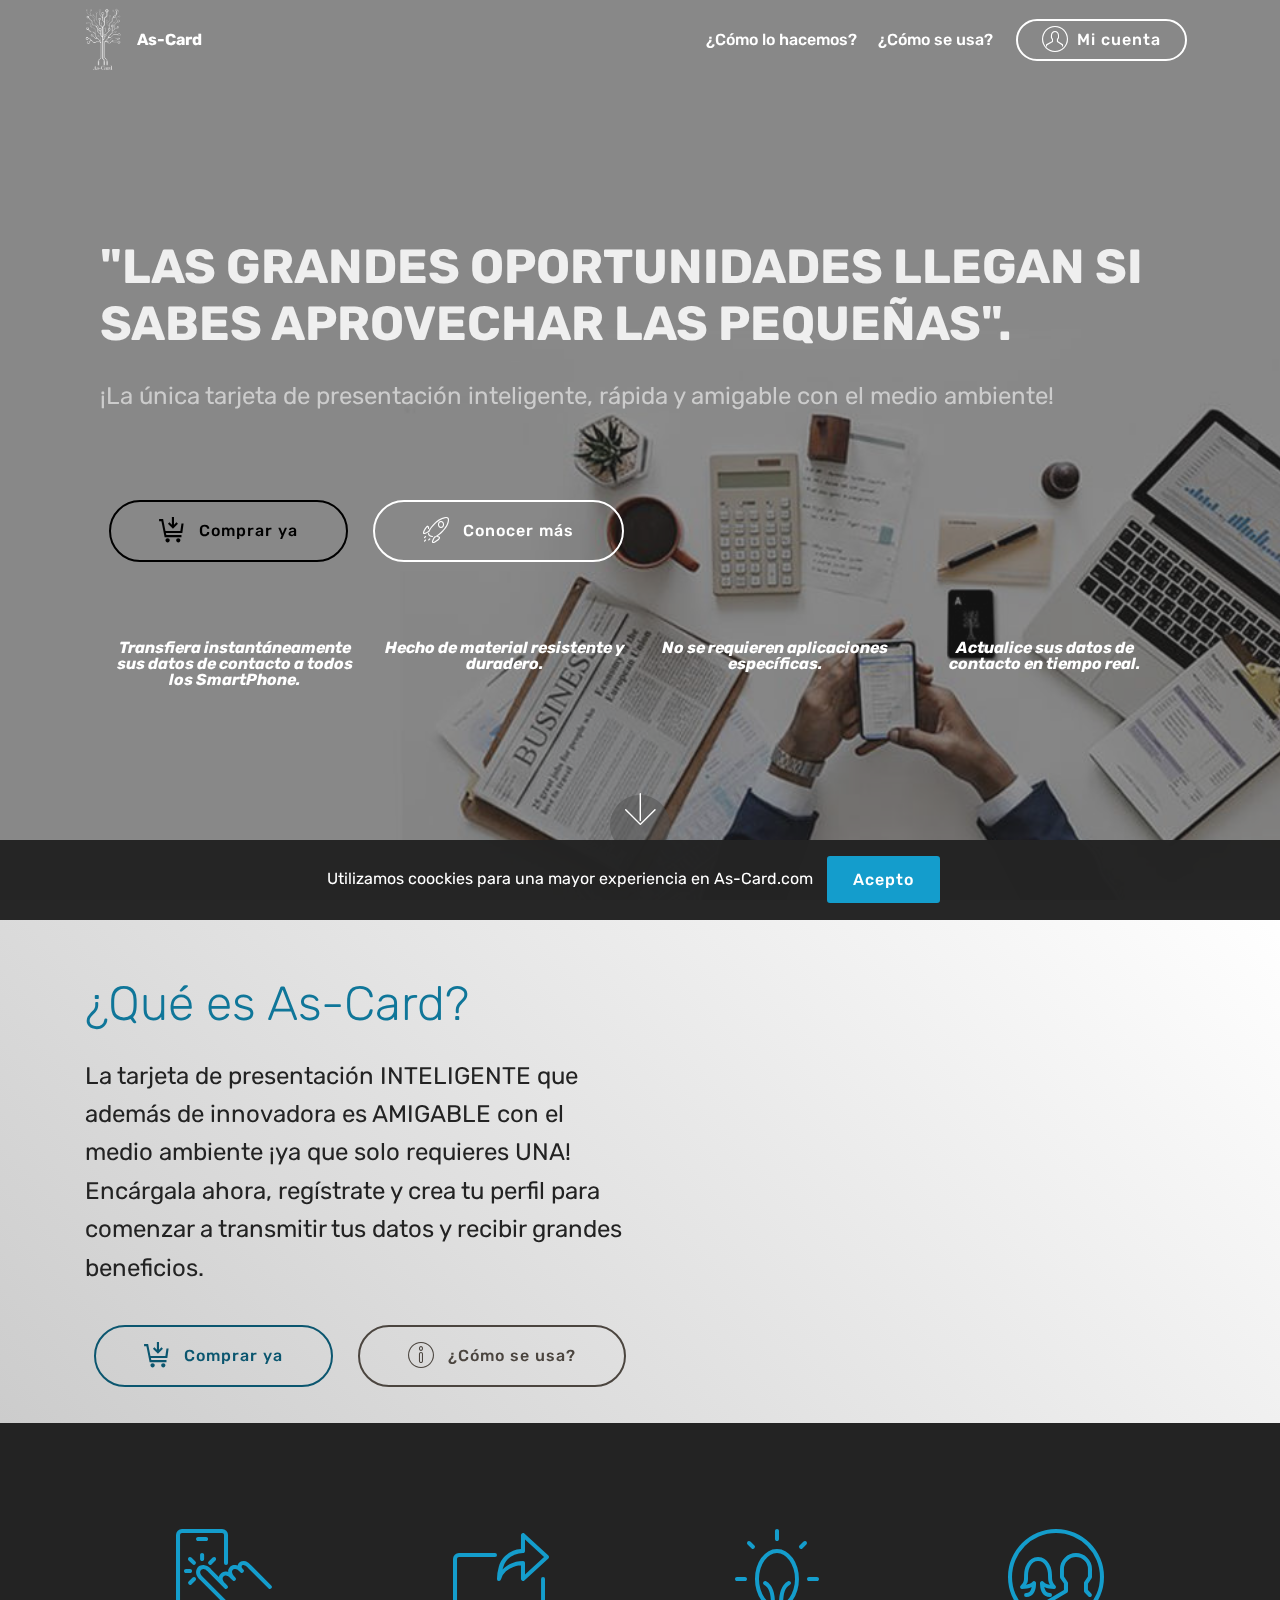
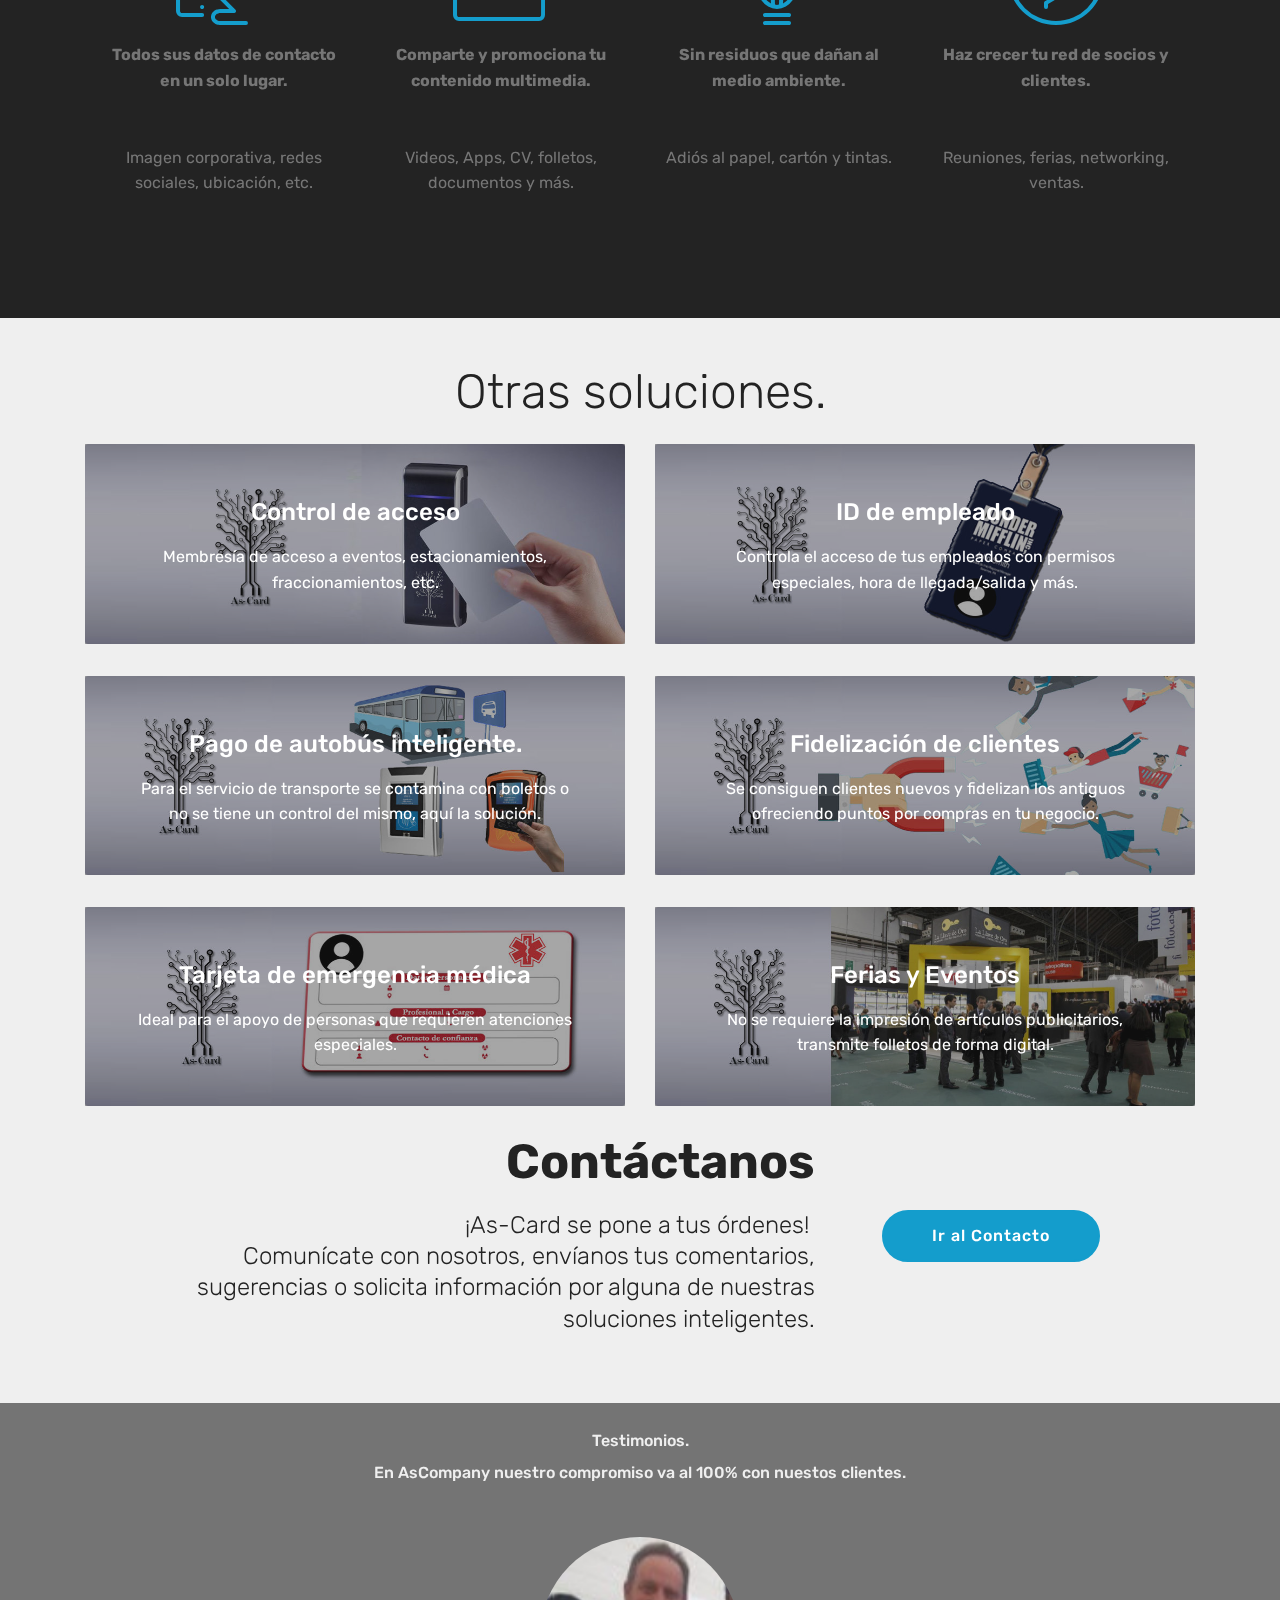
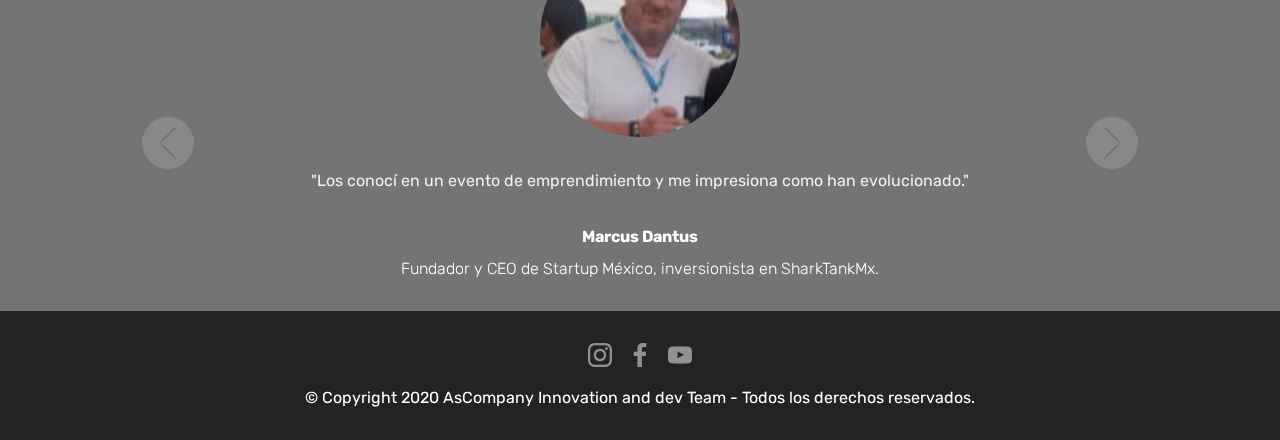
<file: index.html>
<!DOCTYPE html>
<html  >
<head>
  <!-- Site made with Mobirise Website Builder v4.11.6, https://mobirise.com -->
  <meta charset="UTF-8">
  <meta http-equiv="X-UA-Compatible" content="IE=edge">
  <meta name="generator" content="Mobirise v4.11.6, mobirise.com">
  <meta name="twitter:card" content="summary_large_image"/>
<meta name="twitter:image:src" content="assets/images/index-meta.jpg"/>
<meta property="og:image" content="assets/images/index-meta.jpg"/>
<meta name="twitter:title" content="As-Card - La tarjeta de presentación Inteligente, económica y amigable con el medio ambiente."/>
<meta name="viewport" content="width=device-width, initial-scale=1, minimum-scale=1">
  <link rel="shortcut icon" href="assets/images/flaticon-128x128.png" type="image/x-icon">
  <meta name="description" content="As-Card es una tarjeta de presentación inteligente y amigable con el medio ambiente, ya que solo requieres una para transmitir tu contacto a miles de personas.">
  
  <title>As-Card - La tarjeta de presentación Inteligente, económica y amigable con el medio ambiente.</title>
  <link rel="stylesheet" href="assets/web/assets/mobirise-icons2/mobirise2.css">
  <link rel="stylesheet" href="assets/web/assets/mobirise-icons/mobirise-icons.css">
  <link rel="stylesheet" href="assets/bootstrap/css/bootstrap.min.css">
  <link rel="stylesheet" href="assets/bootstrap/css/bootstrap-grid.min.css">
  <link rel="stylesheet" href="assets/bootstrap/css/bootstrap-reboot.min.css">
  <link rel="stylesheet" href="assets/tether/tether.min.css">
  <link rel="stylesheet" href="assets/socicon/css/styles.css">
  <link rel="stylesheet" href="assets/web/assets/gdpr-plugin/gdpr-styles.css">
  <link rel="stylesheet" href="assets/dropdown/css/style.css">
  <link rel="stylesheet" href="assets/theme/css/style.css">
  <link rel="preload" as="style" href="assets/mobirise/css/mbr-additional.css"><link rel="stylesheet" href="assets/mobirise/css/mbr-additional.css" type="text/css">
  
  
  
</head>
<body>

<!-- Analytics -->
<!-- Global site tag (gtag.js) - Google Analytics -->
<script async src="https://www.googletagmanager.com/gtag/js?id=UA-138432587-1"></script>
<script>
  window.dataLayer = window.dataLayer || [];
  function gtag(){dataLayer.push(arguments);}
  gtag('js', new Date());

  gtag('config', 'UA-138432587-1');
</script>
<!-- /Analytics -->


  <section class="menu cid-rLuGH4agvL" once="menu" id="menu1-0">

    

    <nav class="navbar navbar-expand beta-menu navbar-dropdown align-items-center navbar-fixed-top navbar-toggleable-sm bg-color transparent">
        <button class="navbar-toggler navbar-toggler-right" type="button" data-toggle="collapse" data-target="#navbarSupportedContent" aria-controls="navbarSupportedContent" aria-expanded="false" aria-label="Toggle navigation">
            <div class="hamburger">
                <span></span>
                <span></span>
                <span></span>
                <span></span>
            </div>
        </button>
        <div class="menu-logo">
            <div class="navbar-brand">
                <span class="navbar-logo">
                    <a href="index.html">
                         <img src="assets/images/nuevaopcinblanca-122x175.png" alt="As-Card" title="" style="height: 4rem;">
                    </a>
                </span>
                <span class="navbar-caption-wrap"><a class="navbar-caption text-white display-4" href="index.html">As-Card</a></span>
            </div>
        </div>
        <div class="collapse navbar-collapse" id="navbarSupportedContent">
            <ul class="navbar-nav nav-dropdown" data-app-modern-menu="true"><li class="nav-item">
                    <a class="nav-link link text-white display-4" href="How.html">
                        ¿Cómo lo hacemos?</a>
                </li>
                <li class="nav-item">
                    <a class="nav-link link text-white display-4" href="HowToUse.html">
                        ¿Cómo se usa?</a>
                </li></ul>
            <div class="navbar-buttons mbr-section-btn"><a class="btn btn-sm btn-white-outline display-4" href="http://ascard.pythonanywhere.com/accounts/profile/"><span class="mbri-user mbr-iconfont mbr-iconfont-btn"></span>Mi cuenta</a></div>
        </div>
    </nav>
</section>

<section class="engine"><a href="https://mobirise.info/y">html web templates</a></section><section class="header12 cid-rLuH0PM5Zj mbr-fullscreen mbr-parallax-background" id="header12-2">

    

    <div class="mbr-overlay" style="opacity: 0.5; background-color: rgb(35, 35, 35);">
    </div>

    <div class="container  ">
            <div class="media-container">
                <div class="col-md-12 align-center">
                    <h1 class="mbr-section-title pb-3 mbr-white mbr-bold mbr-fonts-style display-2"><br>"LAS GRANDES OPORTUNIDADES LLEGAN SI SABES APROVECHAR LAS PEQUEÑAS".<br></h1>
                    <p class="mbr-text pb-3 mbr-white mbr-fonts-style display-5">
                        ¡La única tarjeta de presentación inteligente, rápida y amigable con el medio ambiente!<br><br>
                    </p>
                    <div class="mbr-section-btn align-center py-2"><a class="btn btn-md btn-black-outline display-4" href="buy.html"><span class="mobi-mbri mobi-mbri-cart-add mbr-iconfont mbr-iconfont-btn"></span>Comprar ya</a> <a class="btn btn-md btn-white-outline display-4" href="How.html"><span class="mbri-rocket mbr-iconfont mbr-iconfont-btn"></span>Conocer más</a></div>

                    <div class="icons-media-container mbr-white">
                        <div class="card col-12 col-md-6 col-lg-3">
                            
                            <h5 class="mbr-fonts-style display-4"><strong><em>Transfiera instantáneamente sus datos de contacto a todos los SmartPhone.</em></strong></h5>
                        </div>

                        <div class="card col-12 col-md-6 col-lg-3">
                            
                            <h5 class="mbr-fonts-style display-4"><strong><em>Hecho de material resistente y duradero.</em></strong></h5>
                        </div>

                        <div class="card col-12 col-md-6 col-lg-3">
                            
                            <h5 class="mbr-fonts-style display-4"><strong><em>No se requieren aplicaciones específicas.</em></strong></h5>
                        </div>

                        <div class="card col-12 col-md-6 col-lg-3">
                            
                            <h5 class="mbr-fonts-style display-4"><strong><em>Actualice sus datos de contacto en tiempo real.</em></strong></h5>
                        </div>
                    </div>
                </div>
            </div>
    </div>

    <div class="mbr-arrow hidden-sm-down" aria-hidden="true">
        <a href="#next">
            <i class="mbri-down mbr-iconfont"></i>
        </a>
    </div>
</section>

<section class="header7 cid-rLuHtJQ4yQ" id="header7-4">

    

    

    <div class="container">
        <div class="media-container-row">

            <div class="media-content align-right">
                <h1 class="mbr-section-title mbr-white pb-3 mbr-fonts-style display-2">¿Qué es As-Card?</h1>
                <div class="mbr-section-text mbr-white pb-3">
                    <p class="mbr-text mbr-fonts-style display-5">La tarjeta de presentación INTELIGENTE que además de innovadora es AMIGABLE con el medio ambiente ¡ya que solo requieres UNA! Encárgala ahora, regístrate y crea tu perfil para comenzar a transmitir tus datos y recibir grandes beneficios.</p>
                </div>
                <div class="mbr-section-btn"><a class="btn btn-md btn-primary-outline display-4" href="buy.html"><span class="mobi-mbri mobi-mbri-cart-add mbr-iconfont mbr-iconfont-btn"></span>Comprar ya</a>
                        <a class="btn btn-md btn-info-outline display-4" href="HowToUse.html"><span class="mbri-info mbr-iconfont mbr-iconfont-btn"></span>¿Cómo se usa?</a></div>
            </div>

            <div class="mbr-figure" style="width: 95%;"><iframe class="mbr-embedded-video" src="https://www.youtube.com/embed/EM0MVcgXR3M?rel=0&amp;amp;showinfo=0&amp;autoplay=1&amp;loop=0" width="1280" height="720" frameborder="0" allowfullscreen></iframe></div>

        </div>
    </div>
</section>

<section class="features1 cid-rMoeRhWoBg" id="features1-17">
    
    

    
    <div class="container">
        <div class="media-container-row">

            <div class="card p-3 col-12 col-md-6 col-lg-3">
                <div class="card-img pb-3">
                    <span class="mbr-iconfont mbri-touch"></span>
                </div>
                <div class="card-box">
                    
                    <p class="mbr-text mbr-fonts-style display-7"><strong>
                        Todos sus datos de contacto en un solo lugar.</strong><br><strong><br></strong><br>Imagen corporativa, redes sociales, ubicación, etc.
                    </p>
                </div>
            </div>

            <div class="card p-3 col-12 col-md-6 col-lg-3">
                <div class="card-img pb-3">
                    <span class="mbr-iconfont mbri-share"></span>
                </div>
                <div class="card-box">
                    
                    <p class="mbr-text mbr-fonts-style display-7"><strong>
                        Comparte y promociona tu contenido multimedia.</strong><br><strong><br></strong><br>Videos, Apps, CV, folletos, documentos y más.
                    </p>
                </div>
            </div>

            <div class="card p-3 col-12 col-md-6 col-lg-3">
                <div class="card-img pb-3">
                    <span class="mbr-iconfont mbri-idea"></span>
                </div>
                <div class="card-box">
                    
                    <p class="mbr-text mbr-fonts-style display-7"><strong>Sin residuos que dañan al medio ambiente. </strong><br><strong><br></strong><br>Adiós al papel, cartón y tintas.</p>
                </div>
            </div>

            <div class="card p-3 col-12 col-md-6 col-lg-3">
                <div class="card-img pb-3">
                    <span class="mbr-iconfont mbri-users"></span>
                </div>
                <div class="card-box">
                    
                    <p class="mbr-text mbr-fonts-style display-7"><strong>
                       Haz crecer tu red de socios y clientes.</strong><br><strong><br></strong><br>Reuniones, ferias, networking, ventas.
                    </p>
                </div>
            </div>

        </div>

    </div>

</section>

<section class="features13 cid-rMojoXmLGF" id="features13-19">

    

    
    <div class="container">
        <h2 class="mbr-section-title pb-3 mbr-fonts-style align-center display-2">Otras soluciones.</h2>

        <div class="media-container-row">
            <div class="card col-12 col-md-6 align-center">
                <div class="card-wrap">
                    <div class="card-img">
                        <img src="assets/images/controldeacceso-1000x400.jpg" alt="Mobirise" title="">
                    </div>
                    <div class="card-box p-5">
                        <h4 class="card-title py-2 mbr-fonts-style align-center mbr-white display-5">Control de acceso</h4>
                        <p class="mbr-text mbr-fonts-style mbr-white display-7">Membresía de acceso a eventos, estacionamientos, fraccionamientos, etc.
                        </p>
                    </div>
                </div>
            </div>
            <div class="card col-12 col-md-6 align-center">
                <div class="card-wrap">
                    <div class="card-img">
                        <img src="assets/images/idoficina-1000x400.jpg" alt="Mobirise" title="">
                    </div>
                    <div class="card-box p-5">
                        <h4 class="card-title py-2 mbr-fonts-style align-center mbr-white display-5">ID de empleado</h4>
                        <p class="mbr-text mbr-fonts-style mbr-white display-7">
                            Controla el acceso de tus empleados con permisos especiales, hora de llegada/salida y más.</p>
                    </div>
                </div>
            </div>
                
        </div>
    </div>
</section>

<section class="features13 cid-rMt87QakEE" id="features13-1h">

    

    
    <div class="container">
        

        <div class="media-container-row">
            <div class="card col-12 col-md-6 align-center">
                <div class="card-wrap">
                    <div class="card-img">
                        <img src="assets/images/pagoautobus-1000x400.jpg" alt="Mobirise" title="">
                    </div>
                    <div class="card-box p-5">
                        <h4 class="card-title py-2 mbr-fonts-style align-center mbr-white display-5">Pago de autobús inteligente.</h4>
                        <p class="mbr-text mbr-fonts-style mbr-white display-7">Para el servicio de transporte se contamina con boletos o no se tiene un control del mismo, aquí la solución.</p>
                    </div>
                </div>
            </div>
            <div class="card col-12 col-md-6 align-center">
                <div class="card-wrap">
                    <div class="card-img">
                        <img src="assets/images/fidelizacindeclientes-1000x400.jpg" alt="Mobirise" title="">
                    </div>
                    <div class="card-box p-5">
                        <h4 class="card-title py-2 mbr-fonts-style align-center mbr-white display-5">Fidelización de clientes</h4>
                        <p class="mbr-text mbr-fonts-style mbr-white display-7">Se consiguen clientes nuevos y fidelizan los antiguos ofreciendo puntos por compras en tu negocio.</p>
                    </div>
                </div>
            </div>
                
        </div>
    </div>
</section>

<section class="features13 cid-rMopDvzi8Y" id="features13-1a">

    

    
    <div class="container">
        

        <div class="media-container-row">
            <div class="card col-12 col-md-6 align-center">
                <div class="card-wrap">
                    <div class="card-img">
                        <img src="assets/images/tarjetaemergencia-1000x400.jpg" alt="Mobirise" title="">
                    </div>
                    <div class="card-box p-5">
                        <h4 class="card-title py-2 mbr-fonts-style align-center mbr-white display-5">Tarjeta de emergencia médica</h4>
                        <p class="mbr-text mbr-fonts-style mbr-white display-7">
                            Ideal para el apoyo de personas que requieren atenciones especiales.</p>
                    </div>
                </div>
            </div>
            <div class="card col-12 col-md-6 align-center">
                <div class="card-wrap">
                    <div class="card-img">
                        <img src="assets/images/ferias2-1000x400.jpg" alt="Mobirise" title="">
                    </div>
                    <div class="card-box p-5">
                        <h4 class="card-title py-2 mbr-fonts-style align-center mbr-white display-5">
                            Ferias y Eventos</h4>
                        <p class="mbr-text mbr-fonts-style mbr-white display-7">No se requiere la impresión de artículos publicitarios, transmite folletos de forma digital.</p>
                    </div>
                </div>
            </div>
                
        </div>
    </div>
</section>

<section class="mbr-section info2 cid-rLC0u0v3jB" id="info2-a">

    

    

    <div class="container">
        <div class="row main justify-content-center">
            <div class="media-container-column col-12 col-lg-3 col-md-4">
                <div class="mbr-section-btn align-left py-4"><a class="btn btn-primary display-4" href="http://ascard.pythonanywhere.com/accounts/profile/generic/testAsCard/">Ir al Contacto</a></div>
            </div>
            <div class="media-container-column title col-12 col-lg-7 col-md-6">
                <h2 class="align-right mbr-bold mbr-white pb-3 mbr-fonts-style display-2">Contáctanos</h2>
                <h3 class="mbr-section-subtitle align-right mbr-light mbr-white mbr-fonts-style display-5">¡As-Card se pone a tus órdenes!&nbsp;<br>Comunícate con nosotros, envíanos tus comentarios, sugerencias o solicita información por alguna de nuestras soluciones inteligentes.</h3>
            </div>
        </div>
    </div>
</section>

<section class="carousel slide testimonials-slider cid-rMoGB57g4T mbr-parallax-background" data-interval="false" id="testimonials-slider1-1b">
    
    

    <div class="mbr-overlay" style="opacity: 0.6; background-color: rgb(35, 35, 35);">
    </div>

    <div class="container text-center">
        <h2 class="pb-5 mbr-fonts-style display-7">Testimonios.<br><br>En AsCompany nuestro compromiso va al 100% con nuestos clientes.</h2>

        <div class="carousel slide" role="listbox" data-pause="true" data-keyboard="false" data-ride="carousel" data-interval="5000">
            <div class="carousel-inner">
                
                
            <div class="carousel-item">
                    <div class="user col-md-8">
                        <div class="user_image">
                            <img src="assets/images/dantus-2-240x427.jpeg" alt="" title="">
                        </div>
                        <div class="user_text pb-3">
                            <p class="mbr-fonts-style display-7">
                                "Los conocí en un evento de emprendimiento y me impresiona como han evolucionado."
                            </p>
                        </div>
                        <div class="user_name mbr-bold pb-2 mbr-fonts-style display-7">Marcus Dantus</div>
                        <div class="user_desk mbr-light mbr-fonts-style display-7">Fundador y CEO de Startup México, inversionista en SharkTankMx.</div>
                    </div>
                </div><div class="carousel-item">
                    <div class="user col-md-8">
                        <div class="user_image">
                            <img src="assets/images/elias-240x240.jpg" alt="" title="">
                        </div>
                        <div class="user_text pb-3">
                            <p class="mbr-fonts-style display-7">
                                "Felicito a As-Card México por su compromiso y responsabilidad como marca."
                            </p>
                        </div>
                        <div class="user_name mbr-bold pb-2 mbr-fonts-style display-7">Elias G. Astrada</div>
                        <div class="user_desk mbr-light mbr-fonts-style display-7">CEO BrannAR</div>
                    </div>
                </div></div>

            <div class="carousel-controls">
                <a class="carousel-control-prev" role="button" data-slide="prev">
                  <span aria-hidden="true" class="mbri-arrow-prev mbr-iconfont"></span>
                  <span class="sr-only">Previous</span>
                </a>
                
                <a class="carousel-control-next" role="button" data-slide="next">
                  <span aria-hidden="true" class="mbri-arrow-next mbr-iconfont"></span>
                  <span class="sr-only">Next</span>
                </a>
            </div>
        </div>
    </div>
</section>

<section once="footers" class="cid-rLIlDm4CFt" id="footer7-f">

    

    

    <div class="container">
        <div class="media-container-row align-center mbr-white">
            
            <div class="row social-row">
                <div class="social-list align-right pb-2">
                    
                    
                    
                    
                    
                    
                <div class="soc-item">
                        <a href="https://www.instagram.com/ascardmx/" target="_blank">
                            <span class="mbr-iconfont mbr-iconfont-social socicon-instagram socicon"></span>
                        </a>
                    </div><div class="soc-item">
                        <a href="https://www.facebook.com/as.card.mx/" target="_blank">
                            <span class="mbr-iconfont mbr-iconfont-social socicon-facebook socicon"></span>
                        </a>
                    </div><div class="soc-item">
                        <a href="https://www.youtube.com/channel/UCc4CtnX0hwTuHUK3UaX5MQg?view_as=subscriber" target="_blank">
                            <span class="mbr-iconfont mbr-iconfont-social socicon-youtube socicon"></span>
                        </a>
                    </div></div>
            </div>
            <div class="row row-copirayt">
                <p class="mbr-text mb-0 mbr-fonts-style mbr-white align-center display-7">
                    © Copyright 2020 AsCompany Innovation and dev Team - Todos los derechos reservados.</p>
            </div>
        </div>
    </div>
</section>


  <script src="assets/web/assets/jquery/jquery.min.js"></script>
  <script src="assets/popper/popper.min.js"></script>
  <script src="assets/bootstrap/js/bootstrap.min.js"></script>
  <script src="assets/tether/tether.min.js"></script>
  <script src="assets/smoothscroll/smooth-scroll.js"></script>
  <script src="assets/web/assets/cookies-alert-plugin/cookies-alert-core.js"></script>
  <script src="assets/web/assets/cookies-alert-plugin/cookies-alert-script.js"></script>
  <script src="assets/touchswipe/jquery.touch-swipe.min.js"></script>
  <script src="assets/vimeoplayer/jquery.mb.vimeo_player.js"></script>
  <script src="assets/parallax/jarallax.min.js"></script>
  <script src="assets/bootstrapcarouselswipe/bootstrap-carousel-swipe.js"></script>
  <script src="assets/mbr-testimonials-slider/mbr-testimonials-slider.js"></script>
  <script src="assets/dropdown/js/nav-dropdown.js"></script>
  <script src="assets/dropdown/js/navbar-dropdown.js"></script>
  <script src="assets/theme/js/script.js"></script>
  
  
<input name="cookieData" type="hidden" data-cookie-customDialogSelector='null' data-cookie-colorText='#ffffff' data-cookie-colorBg='rgba(35, 35, 35, 0.99)' data-cookie-textButton='Acepto' data-cookie-colorButton='' data-cookie-colorLink='#149dcc' data-cookie-underlineLink='true' data-cookie-text="Utilizamos coockies para una mayor experiencia en As-Card.com 
">
  </body>
</html>
</file>
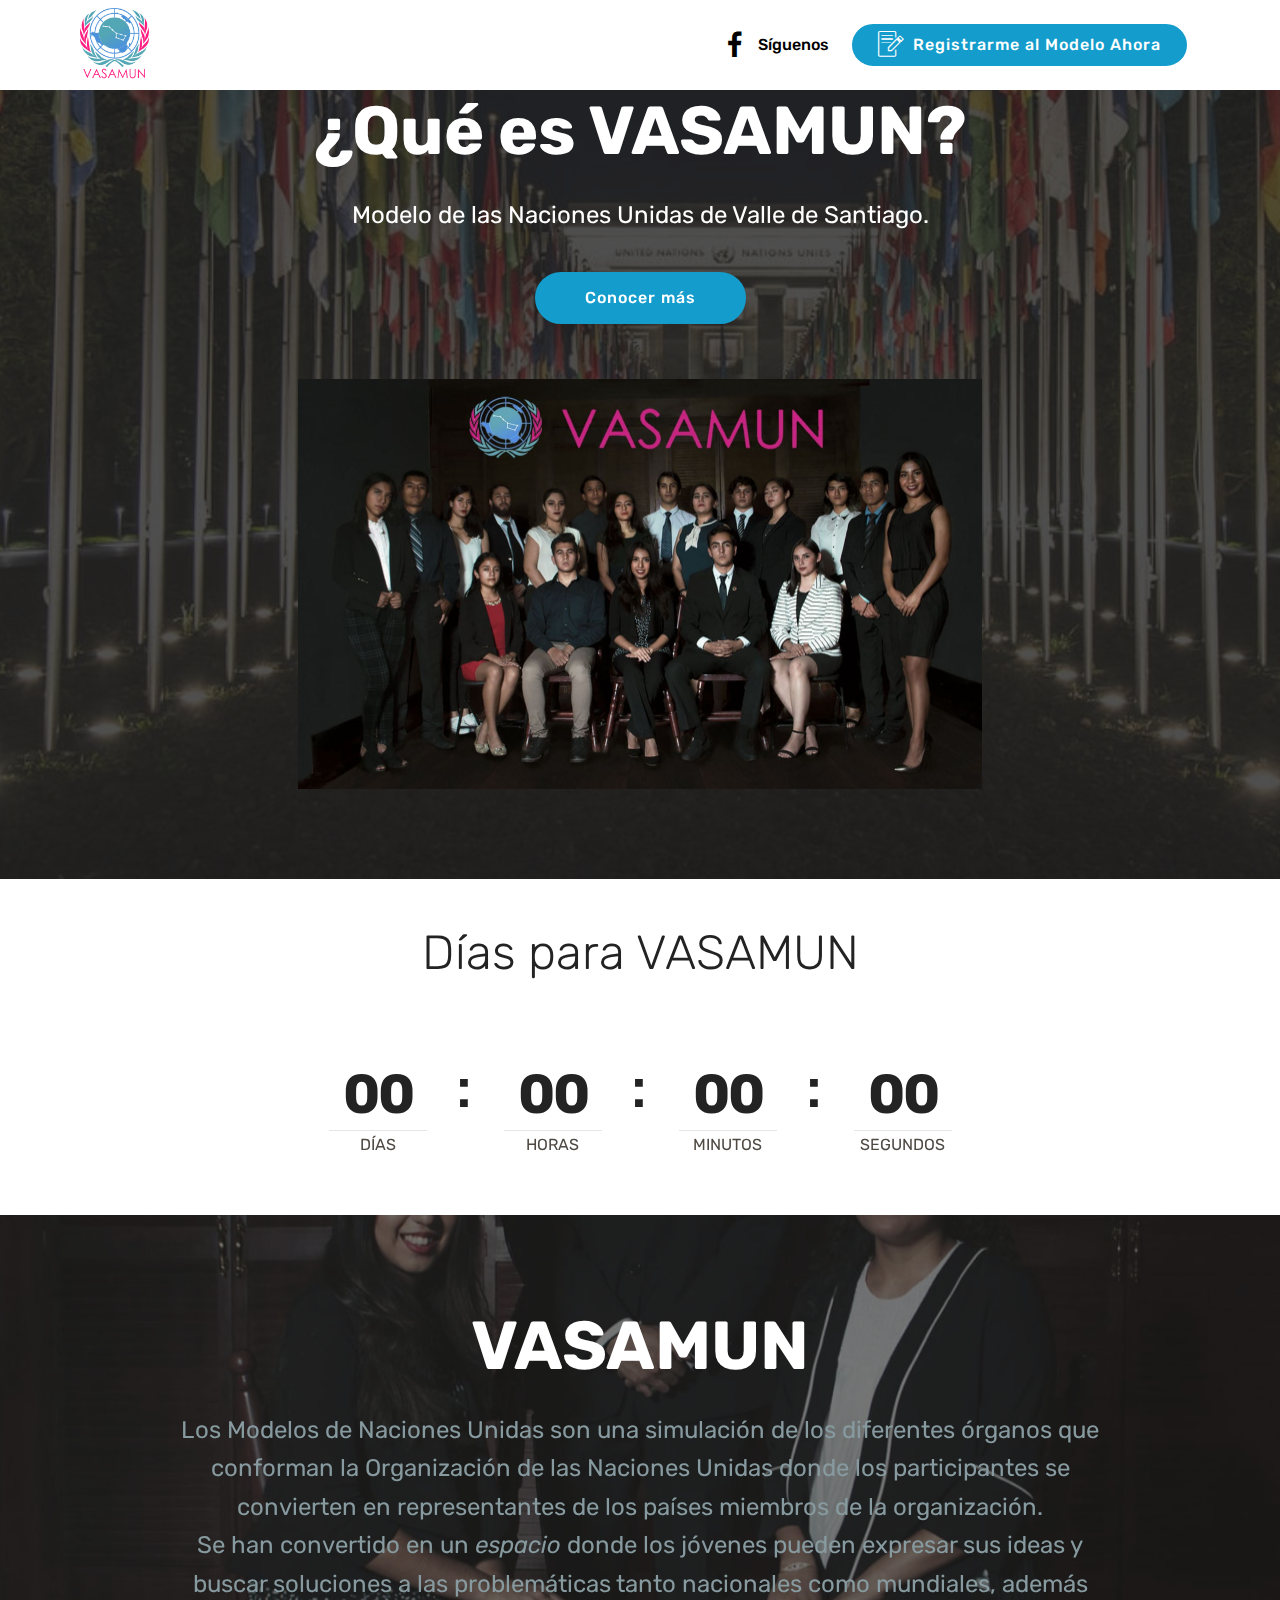
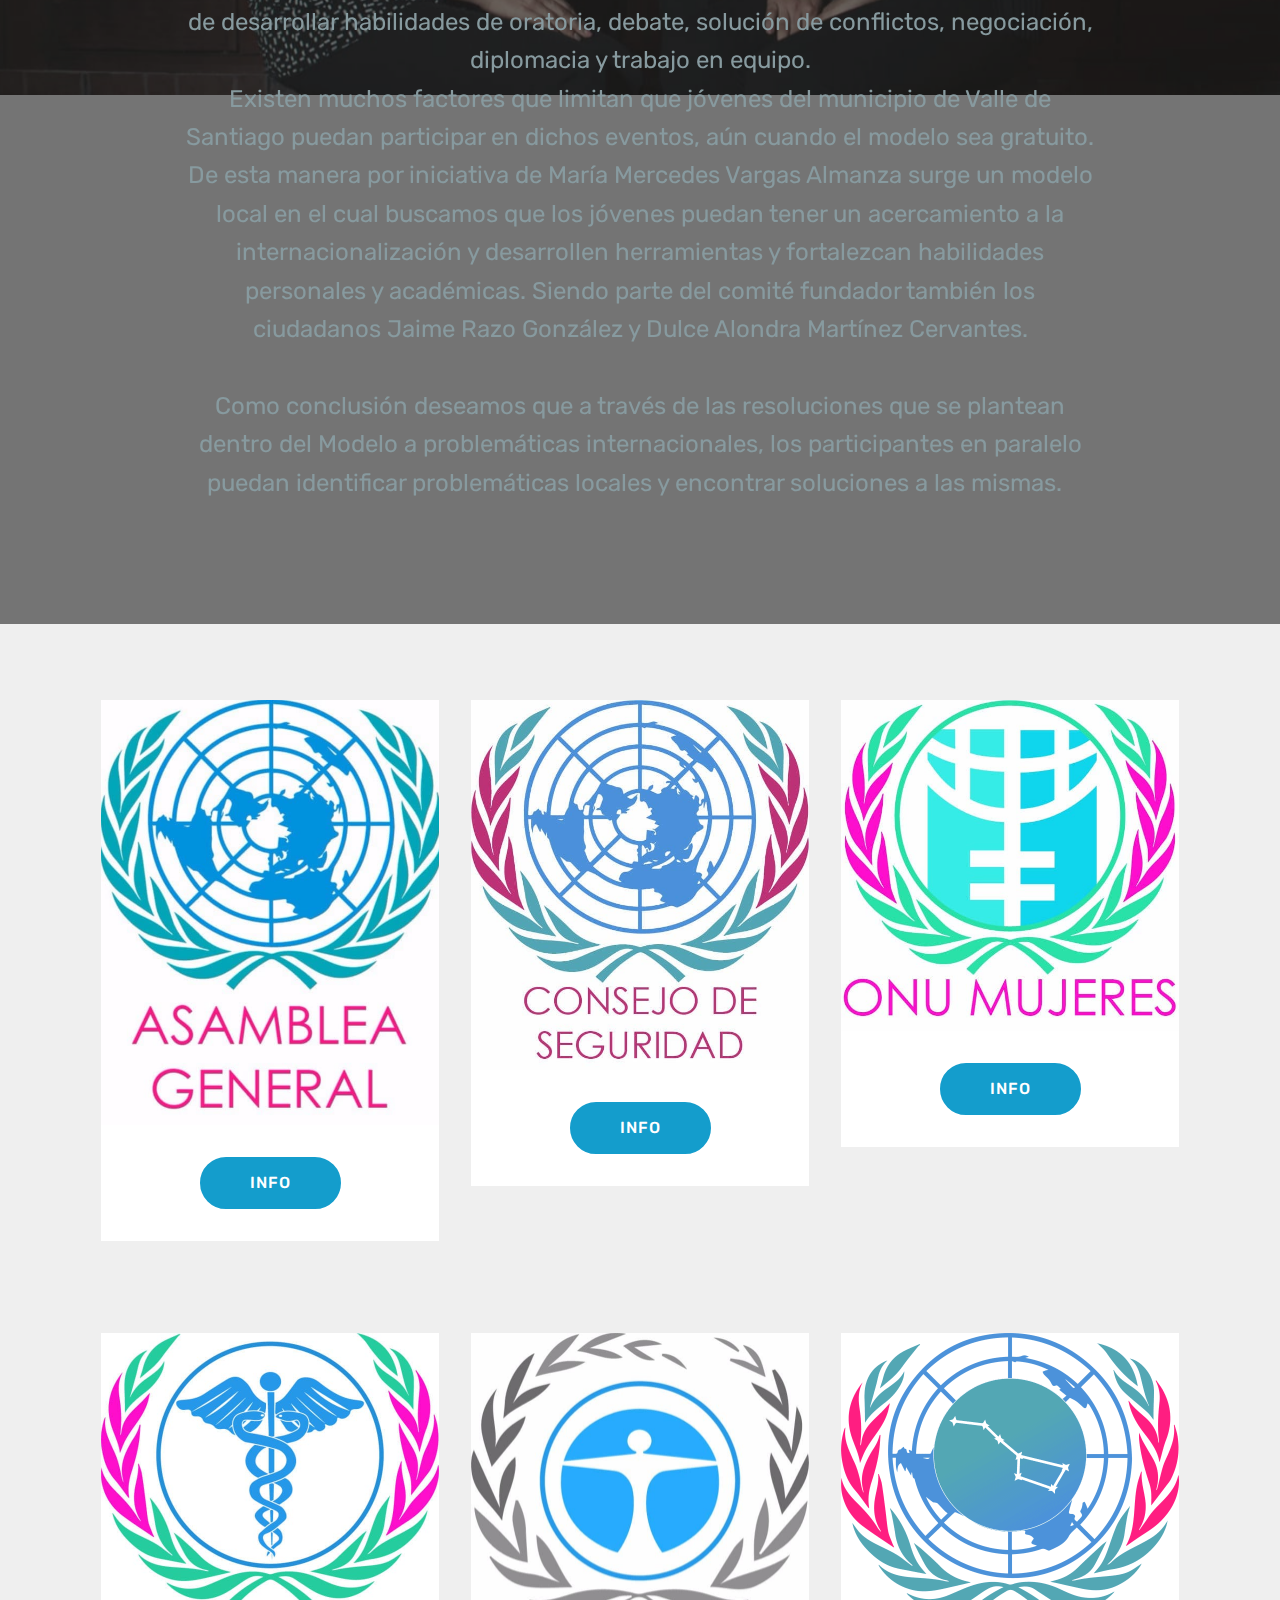
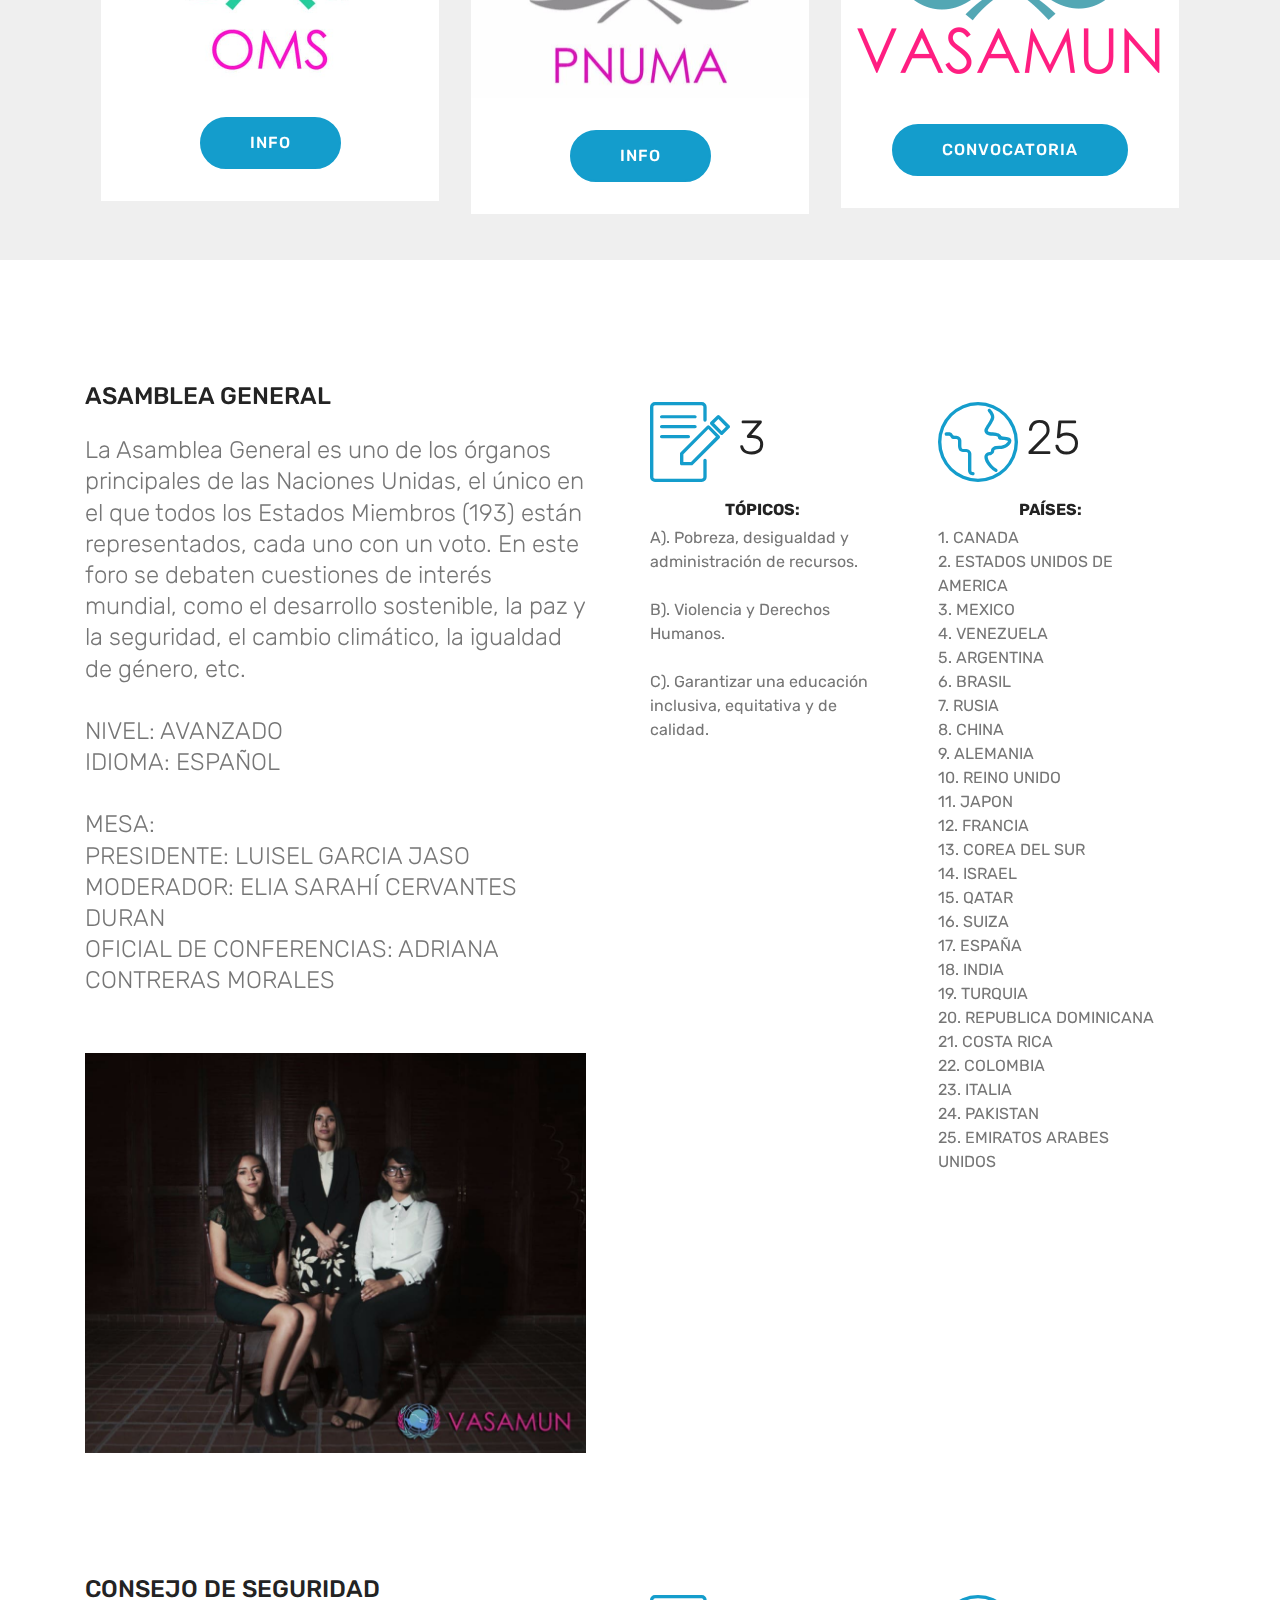
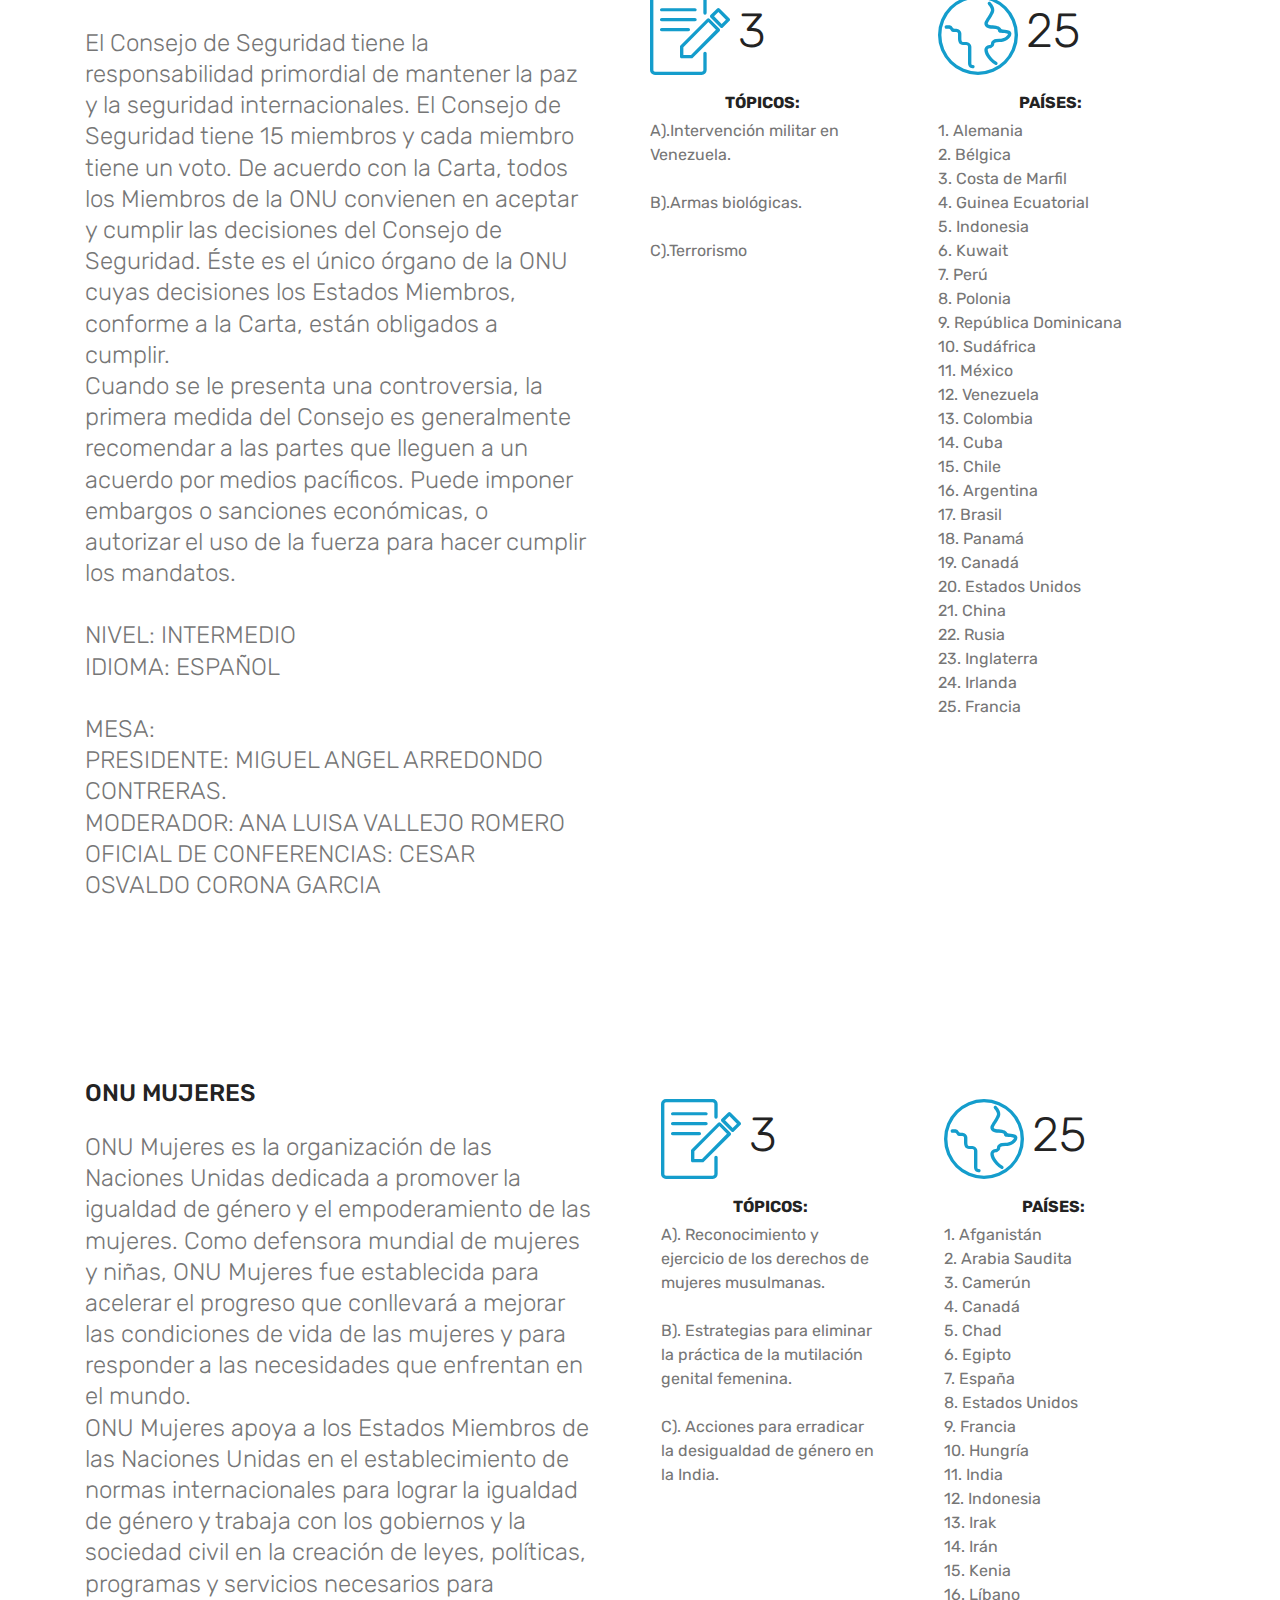
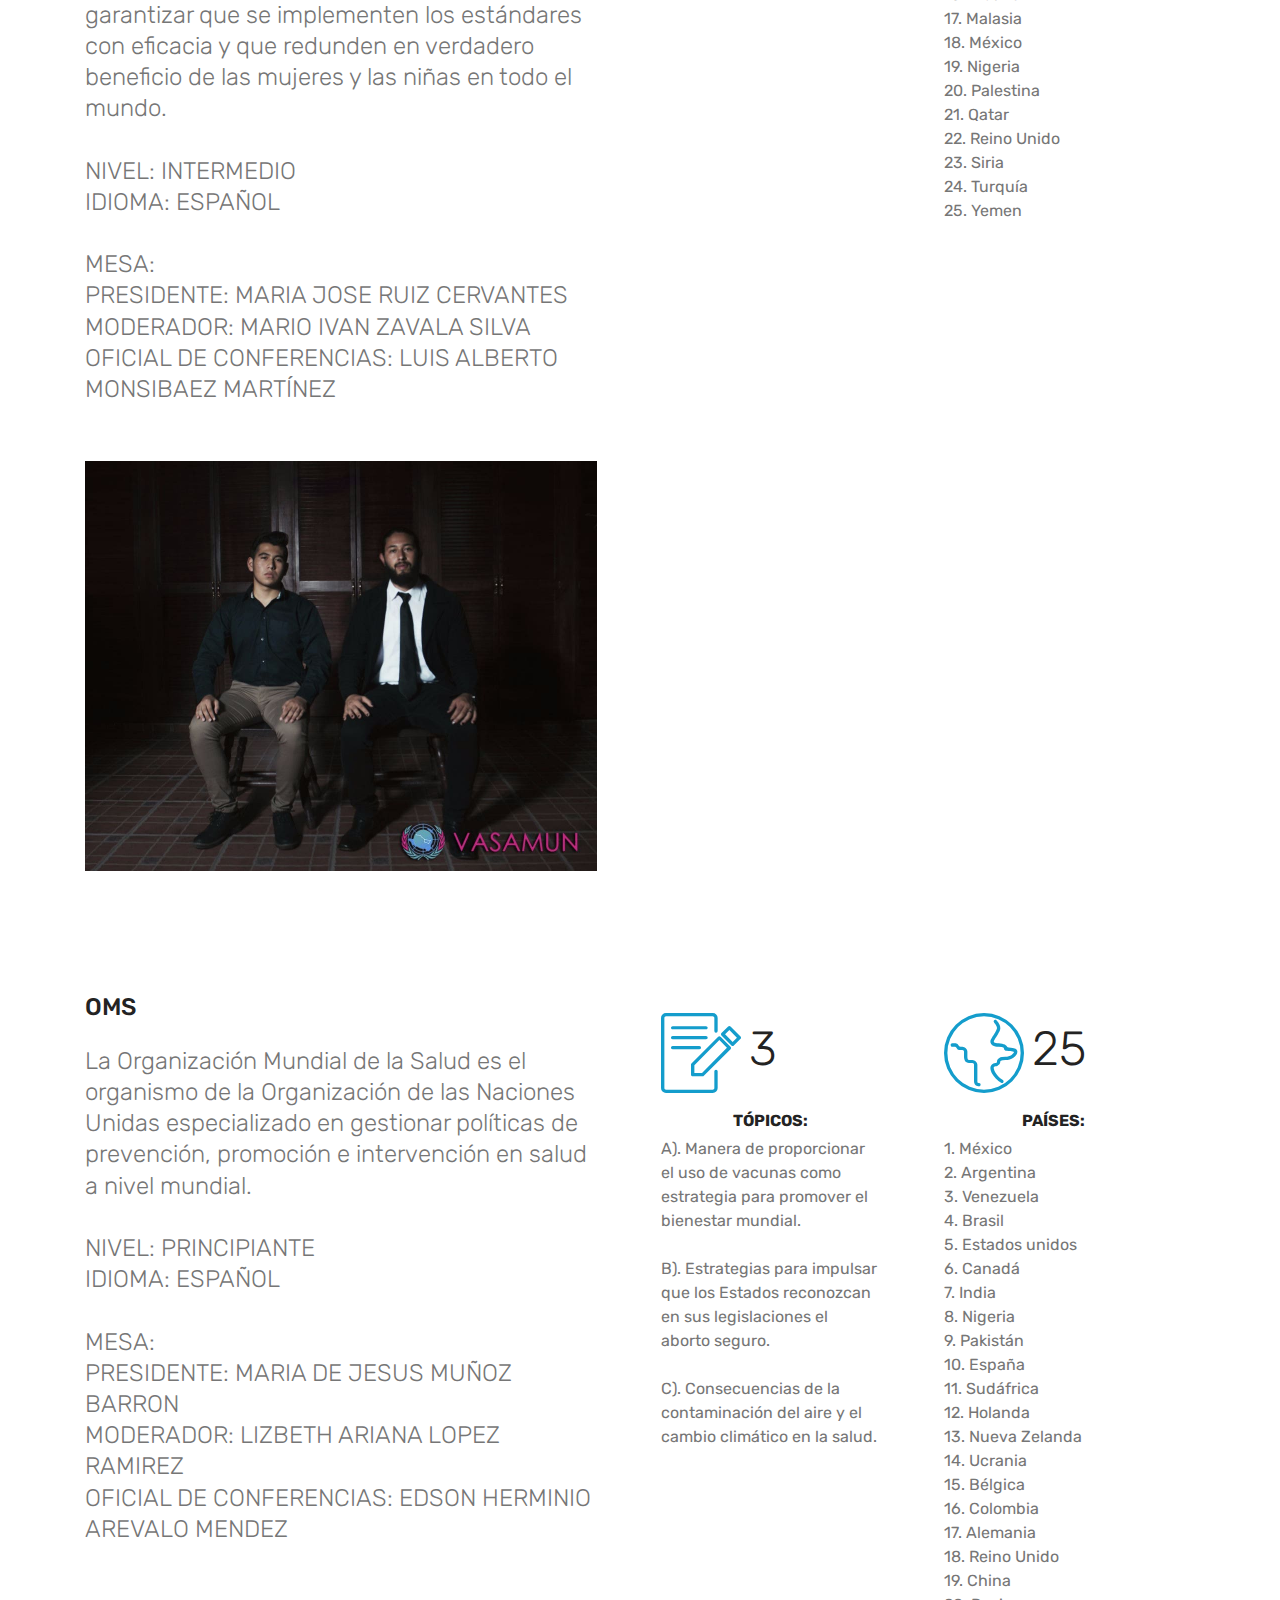
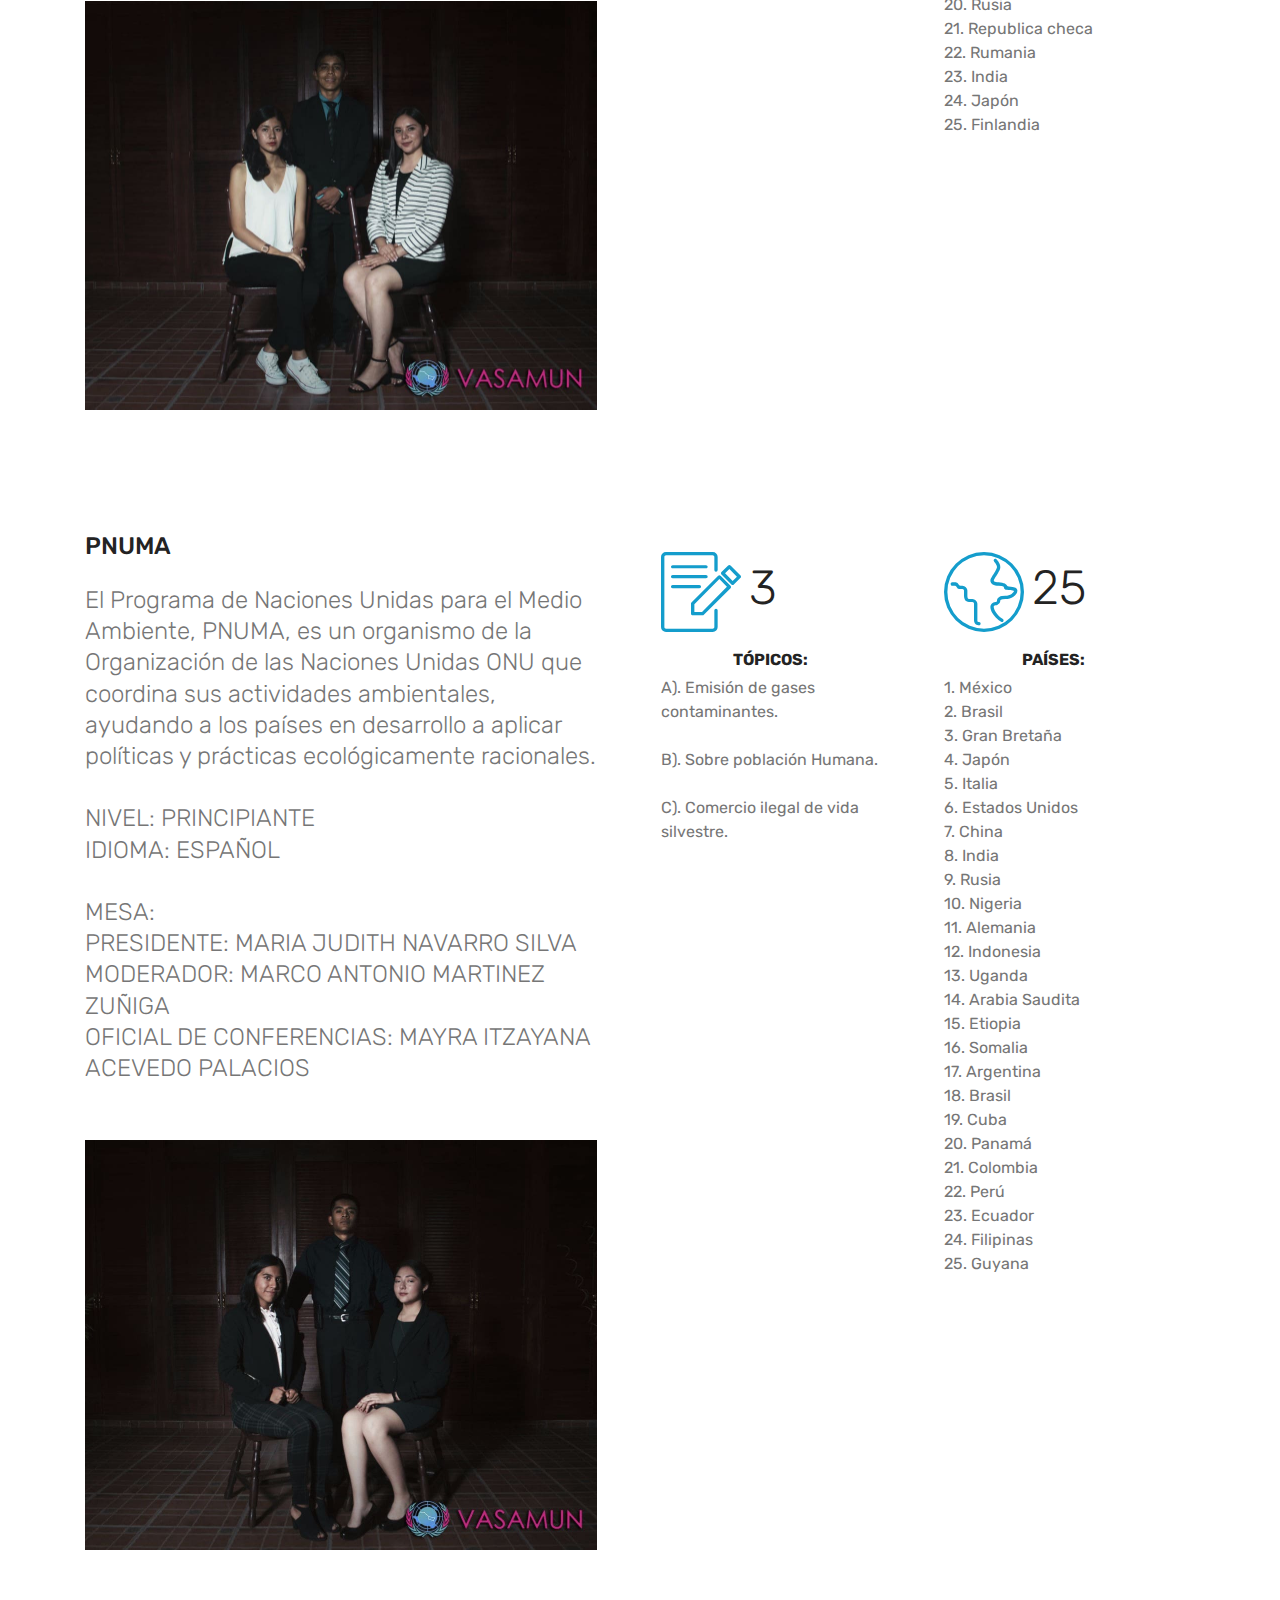
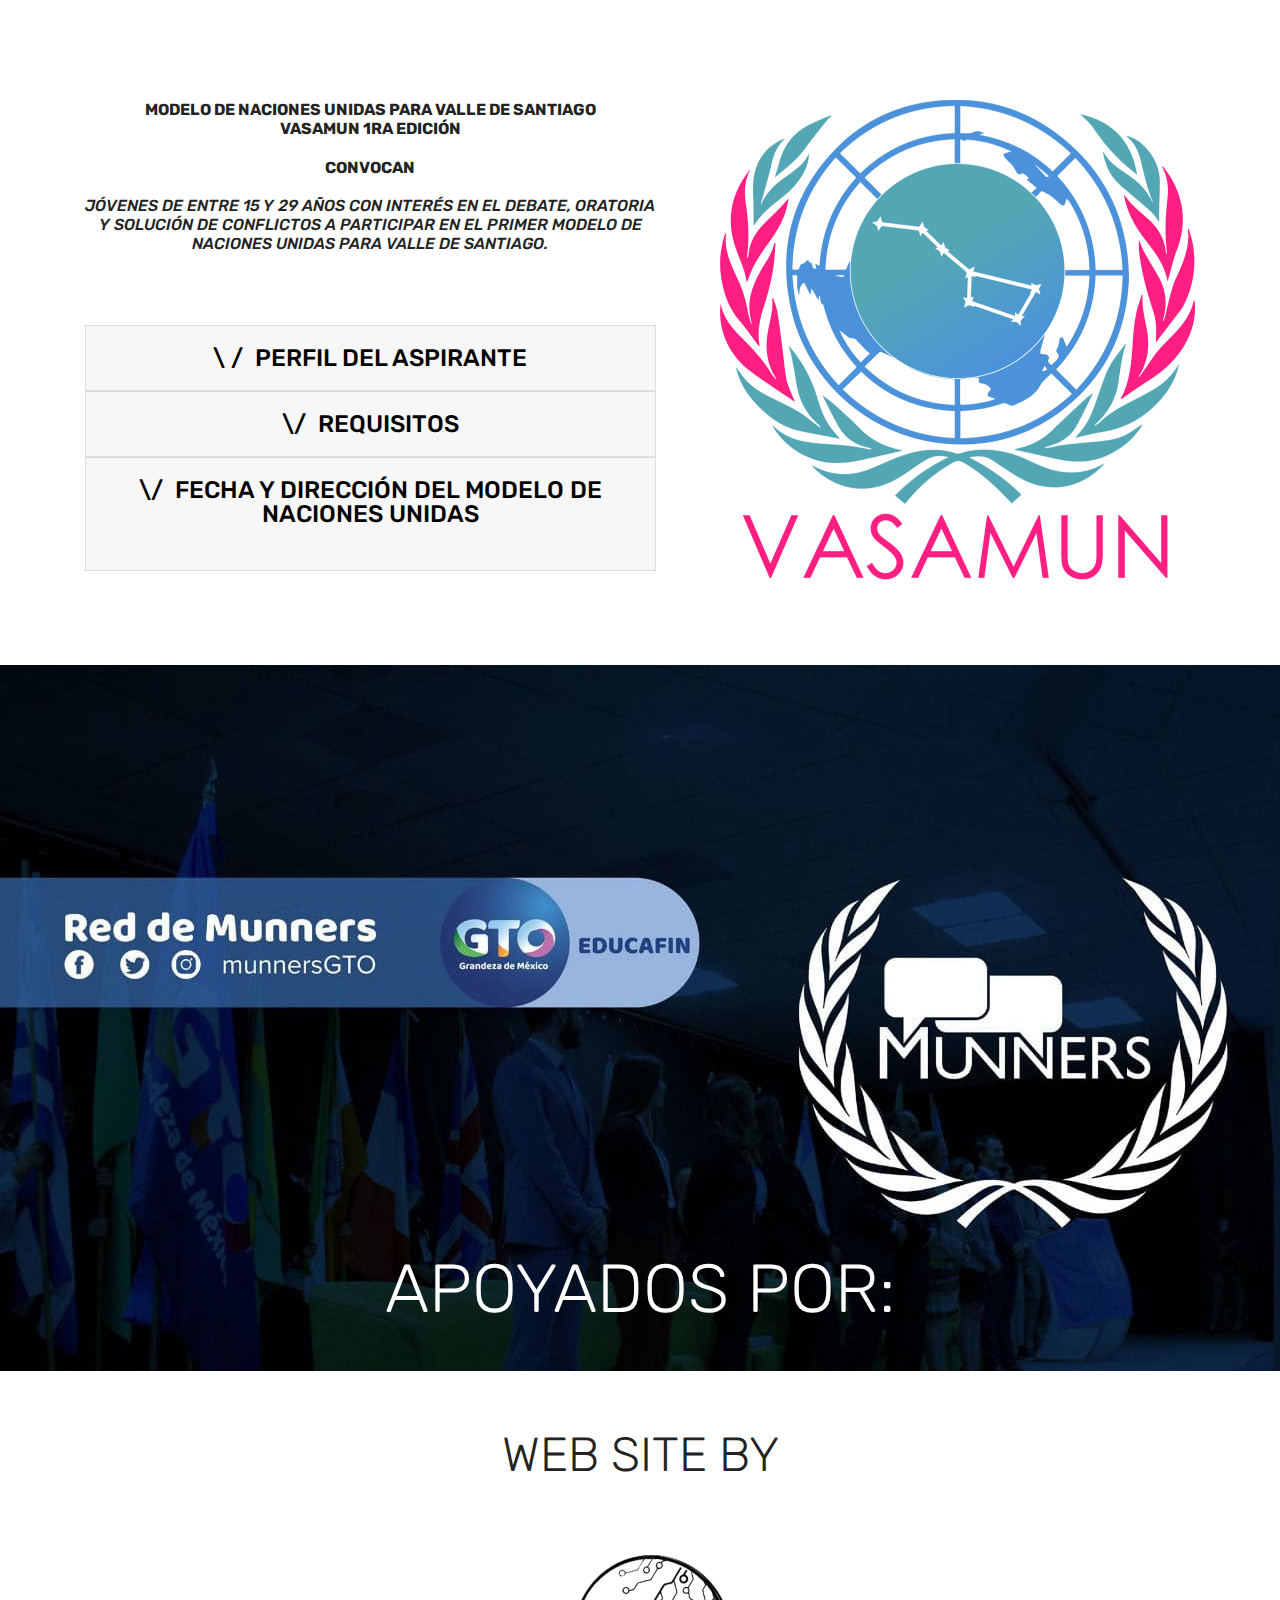
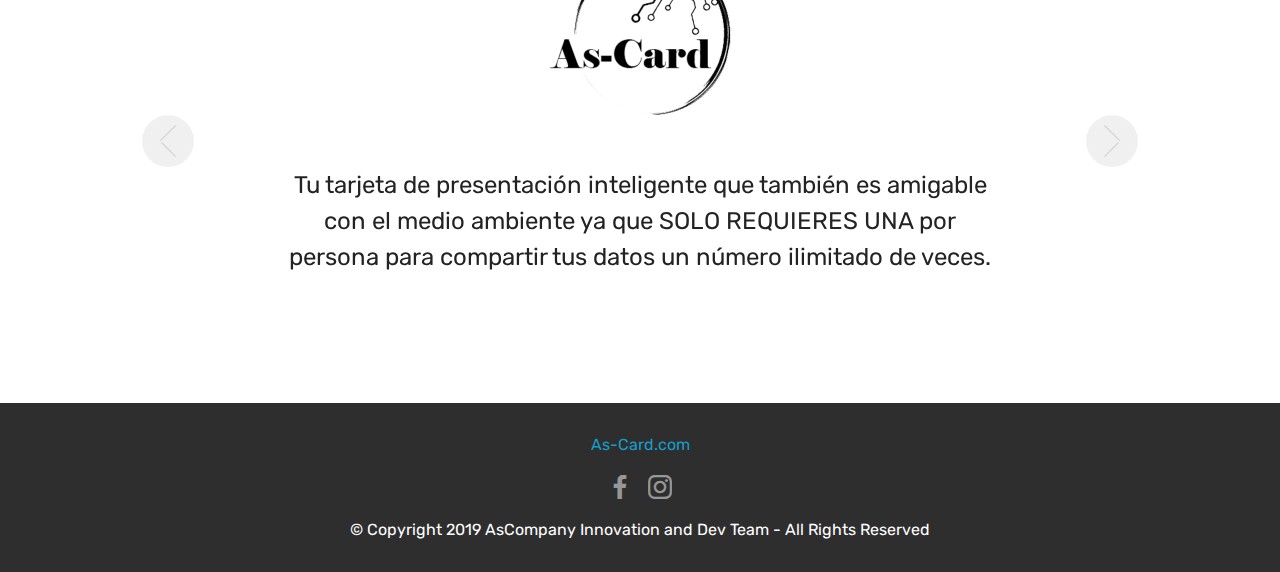
<file: paginas/vasamun/index.html>
<!DOCTYPE html>
<html  >
<head>
  <!-- Site made with Mobirise Website Builder v4.10.7, https://mobirise.com -->
  <meta charset="UTF-8">
  <meta http-equiv="X-UA-Compatible" content="IE=edge">
  <meta name="generator" content="Mobirise v4.10.7, mobirise.com">
  <meta name="viewport" content="width=device-width, initial-scale=1, minimum-scale=1">
  <link rel="shortcut icon" href="assets/images/png-122x130.png" type="image/x-icon">
  <meta name="description" content="">
  
  <title>VASAMUN</title>
  <link rel="stylesheet" href="assets/web/assets/mobirise-icons/mobirise-icons.css">
  <link rel="stylesheet" href="assets/tether/tether.min.css">
  <link rel="stylesheet" href="assets/bootstrap/css/bootstrap.min.css">
  <link rel="stylesheet" href="assets/bootstrap/css/bootstrap-grid.min.css">
  <link rel="stylesheet" href="assets/bootstrap/css/bootstrap-reboot.min.css">
  <link rel="stylesheet" href="assets/dropdown/css/style.css">
  <link rel="stylesheet" href="assets/socicon/css/styles.css">
  <link rel="stylesheet" href="assets/theme/css/style.css">
  <link rel="stylesheet" href="assets/mobirise/css/mbr-additional.css" type="text/css">
  
  
  
</head>
<body>
  <section class="menu cid-rFpnHIUpUG" once="menu" id="menu2-g">

    

    <nav class="navbar navbar-expand beta-menu navbar-dropdown align-items-center navbar-fixed-top navbar-toggleable-sm">
        <button class="navbar-toggler navbar-toggler-right" type="button" data-toggle="collapse" data-target="#navbarSupportedContent" aria-controls="navbarSupportedContent" aria-expanded="false" aria-label="Toggle navigation">
            <div class="hamburger">
                <span></span>
                <span></span>
                <span></span>
                <span></span>
            </div>
        </button>
        <div class="menu-logo">
            <div class="navbar-brand">
                <span class="navbar-logo">
                    <a href="#top">
                        <img src="assets/images/png-122x130.png" alt="Mobirise" title="" style="height: 4.6rem;">
                    </a>
                </span>
                
            </div>
        </div>
        <div class="collapse navbar-collapse" id="navbarSupportedContent">
            <ul class="navbar-nav nav-dropdown" data-app-modern-menu="true"><li class="nav-item">
                    <a class="nav-link link text-black display-4" href="https://www.facebook.com/VASAMUN/" target="_blank"><span class="socicon socicon-facebook mbr-iconfont mbr-iconfont-btn"></span>Síguenos</a>
                </li></ul>
            <div class="navbar-buttons mbr-section-btn"><a class="btn btn-sm btn-primary display-4" href="https://docs.google.com/forms/d/e/1FAIpQLSeVzqxjl3cfRo529EEvROcGRzPRT_8ma-XVbi_LAAts6IL8HA/viewform?usp=sf_link" target="_blank"><span class="mbri-edit mbr-iconfont mbr-iconfont-btn"></span>Registrarme al Modelo Ahora<br>
                    </a></div>
        </div>
    </nav>
</section>

<section class="engine"><a href="https://mobirise.info/n">simple website templates</a></section><section class="header4 cid-rFpqz9NrUe mbr-parallax-background" id="header4-i">

    

    <div class="mbr-overlay" style="opacity: 0.8; background-color: rgb(35, 35, 35);">
    </div>

    <div class="container">
        <div class="row justify-content-md-center">
            <div class="media-content col-md-10">
                <h1 class="mbr-section-title align-center mbr-white pb-3 mbr-bold mbr-fonts-style display-1">¿Qué es VASAMUN?
</h1>
                
                <div class="mbr-text align-center mbr-white pb-3">
                    <p class="mbr-text mbr-fonts-style display-5">Modelo de las Naciones Unidas de Valle de Santiago.</p>
                </div>
                <div class="mbr-section-btn align-center"><a class="btn btn-md btn-primary display-4" href="vasamun.html#header16-j">Conocer más</a></div>
            </div>
            <div class="mbr-figure pt-5">
                <img src="assets/images/vasamun-1-1368x821.jpg" alt="Mobirise" title="" style="width: 60%;">
            </div>
        </div>
    </div>
</section>

<section class="countdown1 cid-rFqaqLOHkd" id="countdown1-z">
    
    
    
    <div class="container ">
        <h2 class="mbr-section-title pb-3 align-center mbr-fonts-style display-2">
            Días para VASAMUN</h2>
        
        
    </div>
    <div class="container countdown-cont align-center">
        <div class="daysCountdown" title="DÍAS"></div>
        <div class="hoursCountdown" title="HORAS"></div> 
        <div class="minutesCountdown" title="MINUTOS"></div> 
        <div class="secondsCountdown" title="SEGUNDOS"></div>
        <div class="countdown pt-5 mt-2" data-due-date="2019/11/08"> 
        </div>
    </div>
</section>

<section class="header1 cid-rFpuAw9yfm mbr-parallax-background" id="header16-j">

    

    <div class="mbr-overlay" style="opacity: 0.6; background-color: rgb(35, 35, 35);">
    </div>

    <div class="container">
        <div class="row justify-content-md-center">
            <div class="col-md-10 align-center">
                <h1 class="mbr-section-title mbr-bold pb-3 mbr-fonts-style display-1">
                    VASAMUN</h1>
                
                <p class="mbr-text pb-3 mbr-fonts-style display-5">Los Modelos de Naciones Unidas son una simulación de los diferentes órganos que conforman la Organización de las Naciones Unidas donde los participantes se convierten en representantes de los países miembros de la organización. 
<br>Se han convertido en un <em>espacio </em>donde los jóvenes pueden expresar sus ideas y buscar soluciones a las problemáticas tanto nacionales como mundiales, además de desarrollar habilidades de oratoria, debate, solución de conflictos, negociación, diplomacia y trabajo en equipo. 
<br>Existen muchos factores que limitan que jóvenes del municipio de Valle de Santiago puedan participar en dichos eventos, aún cuando el modelo sea gratuito.
<br>De esta manera por iniciativa de María Mercedes Vargas Almanza surge un modelo local en el cual buscamos que los jóvenes puedan tener un acercamiento a la internacionalización y desarrollen herramientas y fortalezcan habilidades personales y académicas. Siendo parte del comité fundador también los ciudadanos Jaime Razo González y Dulce Alondra Martínez Cervantes.
<br>
<br>Como conclusión deseamos que a través de las resoluciones que se plantean dentro del Modelo a problemáticas internacionales, los participantes en paralelo puedan identificar problemáticas locales y encontrar soluciones a las mismas. &nbsp;<br></p>
                
            </div>
        </div>
    </div>

</section>

<section class="features3 cid-rFpGhwLdxh" id="features3-p">

    

    
    <div class="container">
        <div class="media-container-row">
            <div class="card p-3 col-12 col-md-6 col-lg-4">
                <div class="card-wrapper">
                    <div class="card-img">
                        <img src="assets/images/whatsapp-image-2019-10-19-at-4.39.54-pm-633x787.jpeg" alt="Mobirise" title="">
                    </div>
                    <div class="card-box">
                        
                        
                    </div>
                    <div class="mbr-section-btn text-center"><a href="vasamun.html#counters2-l" class="btn btn-primary display-4">INFO</a></div>
                </div>
            </div>

            <div class="card p-3 col-12 col-md-6 col-lg-4">
                <div class="card-wrapper">
                    <div class="card-img">
                        <img src="assets/images/consejo-de-seguridad-2-634x694.jpeg" alt="Mobirise" title="">
                    </div>
                    <div class="card-box">
                        
                        
                    </div>
                    <div class="mbr-section-btn text-center"><a href="vasamun.html#counters2-r" class="btn btn-primary display-4">INFO</a></div>
                </div>
            </div>

            <div class="card p-3 col-12 col-md-6 col-lg-4">
                <div class="card-wrapper">
                    <div class="card-img">
                        <img src="assets/images/onu-mujeres2-648x634.jpeg" alt="Mobirise" title="">
                    </div>
                    <div class="card-box">
                        
                        
                    </div>
                    <div class="mbr-section-btn text-center"><a href="vasamun.html#counters2-s" class="btn btn-primary display-4">INFO</a></div>
                </div>
            </div>

            
        </div>
    </div>
</section>

<section class="features3 cid-rFpGsBQk0u" id="features3-q">

    

    
    <div class="container">
        <div class="media-container-row">
            <div class="card p-3 col-12 col-md-6 col-lg-4">
                <div class="card-wrapper">
                    <div class="card-img">
                        <img src="assets/images/salud-2-676x704.jpg" alt="Mobirise" title="">
                    </div>
                    <div class="card-box">
                        
                        
                    </div>
                    <div class="mbr-section-btn text-center"><a href="vasamun.html#counters2-t" class="btn btn-primary display-4">INFO</a></div>
                </div>
            </div>

            <div class="card p-3 col-12 col-md-6 col-lg-4">
                <div class="card-wrapper">
                    <div class="card-img">
                        <img src="assets/images/pnuma-676x731.jpeg" alt="Mobirise" title="">
                    </div>
                    <div class="card-box">
                        
                        
                    </div>
                    <div class="mbr-section-btn text-center"><a href="vasamun.html#counters2-u" class="btn btn-primary display-4">
                            INFO</a></div>
                </div>
            </div>

            <div class="card p-3 col-12 col-md-6 col-lg-4">
                <div class="card-wrapper">
                    <div class="card-img">
                        <img src="assets/images/png-676x718.png" alt="Mobirise" title="">
                    </div>
                    <div class="card-box">
                        
                        
                    </div>
                    <div class="mbr-section-btn text-center"><a href="vasamun.html#toggle2-v" class="btn btn-primary display-4">CONVOCATORIA</a></div>
                </div>
            </div>

            
        </div>
    </div>
</section>

<section class="counters2 counters cid-rFpB5MSOTI" id="counters2-l">

    

    

    <div class="container pt-4 mt-2">
        <div class="media-container-row">
            <div class="media-block" style="width: 48%;">
                <h2 class="mbr-section-title pb-3 align-left mbr-fonts-style display-5">ASAMBLEA GENERAL
</h2>
                <h3 class="mbr-section-subtitle pb-5 align-left mbr-fonts-style display-5">La Asamblea General es uno de los órganos principales de las Naciones Unidas, el único en el que todos los Estados Miembros (193) están representados, cada uno con un voto. En este foro se debaten cuestiones de interés mundial, como el desarrollo sostenible, la paz y la seguridad, el cambio climático, la igualdad de género, etc.<br><br>NIVEL: AVANZADO
<div>IDIOMA: ESPAÑOL<br><br>MESA:<br>PRESIDENTE: LUISEL GARCIA JASO 
<div>MODERADOR: ELIA SARAHÍ CERVANTES DURAN 
</div><div>OFICIAL DE CONFERENCIAS: ADRIANA CONTRERAS MORALES&nbsp;</div></div></h3>
                <div class="mbr-figure">
                    <img src="assets/images/23-copia-1024x819.jpeg" alt="" title="">
                </div>
            </div>
            <div class="cards-block">
                <div class="cards-container">
                    <div class="card px-3 align-left col-12 col-md-6">
                        <div class="panel-item p-3">
                            <div class="card-img pb-3">
                                <span class="mbr-iconfont pr-2 mbri-edit"></span>
                                <h3 class="count py-3 mbr-fonts-style display-2">3</h3>
                            </div>
                            <div class="card-text">
                                <h4 class="mbr-content-title mbr-bold mbr-fonts-style display-7">TÓPICOS:</h4>
                                <p class="mbr-content-text mbr-fonts-style display-7">A). Pobreza, desigualdad y administración de recursos.<br>
<br>B). Violencia y Derechos Humanos.
<br><br>C). Garantizar una educación inclusiva, equitativa y de calidad. &nbsp;<br></p>
                            </div>
                        </div>
                    </div>
                    <div class="card px-3 align-left col-12 col-md-6">
                        <div class="panel-item p-3">
                            <div class="card-img pb-3">
                                <span class="mbr-iconfont pr-2 mbri-globe"></span>
                                <h3 class="count py-3 mbr-fonts-style display-2">
                                    25</h3>
                            </div>
                            <div class="card-text">
                                <h4 class="mbr-content-title mbr-bold mbr-fonts-style display-7">PAÍSES:</h4>
                                <p class="mbr-content-text mbr-fonts-style display-7">1. CANADA
<br>2. ESTADOS UNIDOS DE AMERICA
<br>3. MEXICO
<br>4. VENEZUELA
<br>5. ARGENTINA
<br>6. BRASIL
<br>7. RUSIA
<br>8. CHINA
<br>9. ALEMANIA
<br>10. REINO UNIDO
<br>11. JAPON
<br>12. FRANCIA
<br>13. COREA DEL SUR
<br>14. ISRAEL
<br>15. QATAR
<br>16. SUIZA
<br>17. ESPAÑA
<br>18. INDIA
<br>19. TURQUIA
<br>20. REPUBLICA DOMINICANA
<br>21. COSTA RICA
<br>22. COLOMBIA
<br>23. ITALIA
<br>24. PAKISTAN
<br>25. EMIRATOS ARABES UNIDOS&nbsp;<br></p>
                            </div>
                        </div>
                    </div>
                    
                    
                </div>
            </div>
        </div>
    </div>
</section>

<section class="counters2 counters cid-rFpKvaRmKX" id="counters2-r">

    

    

    <div class="container pt-4 mt-2">
        <div class="media-container-row">
            <div class="media-block" style="width: 48%;">
                <h2 class="mbr-section-title pb-3 align-left mbr-fonts-style display-5">CONSEJO DE SEGURIDAD
</h2>
                <h3 class="mbr-section-subtitle pb-5 align-left mbr-fonts-style display-5">El Consejo de Seguridad tiene la responsabilidad primordial de mantener la paz y la seguridad internacionales. El Consejo de Seguridad tiene 15 miembros y cada miembro tiene un voto. De acuerdo con la Carta, todos los Miembros de la ONU convienen en aceptar y cumplir las decisiones del Consejo de Seguridad. Éste es el único órgano de la ONU cuyas decisiones los Estados Miembros, conforme a la Carta, están obligados a cumplir.
<div>Cuando se le presenta una controversia, la primera medida del Consejo es generalmente recomendar a las partes que lleguen a un acuerdo por medios pacíficos. Puede imponer embargos o sanciones económicas, o autorizar el uso de la fuerza para hacer cumplir los mandatos.
</div><br><div>NIVEL: INTERMEDIO
</div><div>IDIOMA: ESPAÑOL
</div><div>&nbsp;
</div><div>MESA: 
</div><div>PRESIDENTE: MIGUEL ANGEL ARREDONDO CONTRERAS.
</div><div>MODERADOR: ANA LUISA VALLEJO ROMERO
</div><div>OFICIAL DE CONFERENCIAS: CESAR OSVALDO CORONA GARCIA
</div></h3>
                
            </div>
            <div class="cards-block">
                <div class="cards-container">
                    <div class="card px-3 align-left col-12 col-md-6">
                        <div class="panel-item p-3">
                            <div class="card-img pb-3">
                                <span class="mbr-iconfont pr-2 mbri-edit"></span>
                                <h3 class="count py-3 mbr-fonts-style display-2">
                                    3
                                </h3>
                            </div>
                            <div class="card-text">
                                <h4 class="mbr-content-title mbr-bold mbr-fonts-style display-7">
                                    TÓPICOS:</h4>
                                <p class="mbr-content-text mbr-fonts-style display-7">A).Intervención militar en Venezuela.
<br><br>B).Armas biológicas.<br>
<br>C).Terrorismo&nbsp;<br></p>
                            </div>
                        </div>
                    </div>
                    <div class="card px-3 align-left col-12 col-md-6">
                        <div class="panel-item p-3">
                            <div class="card-img pb-3">
                                <span class="mbr-iconfont pr-2 mbri-globe"></span>
                                <h3 class="count py-3 mbr-fonts-style display-2">
                                    25</h3>
                            </div>
                            <div class="card-text">
                                <h4 class="mbr-content-title mbr-bold mbr-fonts-style display-7">PAÍSES:</h4>
                                <p class="mbr-content-text mbr-fonts-style display-7">1. Alemania
<br>2. Bélgica
<br>3. Costa de Marfil
<br>4. Guinea Ecuatorial
<br>5. Indonesia
<br>6. Kuwait
<br>7. Perú
<br>8. Polonia
<br>9. República Dominicana
<br>10. Sudáfrica
<br>11. México
<br>12. Venezuela
<br>13. Colombia
<br>14. Cuba
<br>15. Chile
<br>16. Argentina
<br>17. Brasil
<br>18. Panamá
<br>19. Canadá
<br>20. Estados Unidos
<br>21. China
<br>22. Rusia
<br>23. Inglaterra
<br>24. Irlanda
<br>25. Francia&nbsp;<br></p>
                            </div>
                        </div>
                    </div>
                    
                    
                </div>
            </div>
        </div>
    </div>
</section>

<section class="counters2 counters cid-rFpOAwUEGy" id="counters2-s">

    

    

    <div class="container pt-4 mt-2">
        <div class="media-container-row">
            <div class="media-block" style="width: 49%;">
                <h2 class="mbr-section-title pb-3 align-left mbr-fonts-style display-5">ONU MUJERES
</h2>
                <h3 class="mbr-section-subtitle pb-5 align-left mbr-fonts-style display-5">ONU Mujeres es la organización de las Naciones Unidas dedicada a promover la igualdad de género y el empoderamiento de las mujeres. Como defensora mundial de mujeres y niñas, ONU Mujeres fue establecida para acelerar el progreso que conllevará a mejorar las condiciones de vida de las mujeres y para responder a las necesidades que enfrentan en el mundo.
<div>ONU Mujeres apoya a los Estados Miembros de las Naciones Unidas en el establecimiento de normas internacionales para lograr la igualdad de género y trabaja con los gobiernos y la sociedad civil en la creación de leyes, políticas, programas y servicios necesarios para garantizar que se implementen los estándares con eficacia y que redunden en verdadero beneficio de las mujeres y las niñas en todo el mundo.
</div><br><div>NIVEL: INTERMEDIO
</div><div>IDIOMA: ESPAÑOL
</div><div>&nbsp;
</div><div>MESA: 
</div><div>PRESIDENTE: MARIA JOSE RUIZ CERVANTES
</div><div>MODERADOR: MARIO IVAN ZAVALA SILVA
</div><div>OFICIAL DE CONFERENCIAS: LUIS ALBERTO MONSIBAEZ MARTÍNEZ
</div></h3>
                <div class="mbr-figure">
                    <img src="assets/images/26-copia-1024x820.jpeg" alt="" title="">
                </div>
            </div>
            <div class="cards-block">
                <div class="cards-container">
                    <div class="card px-3 align-left col-12 col-md-6">
                        <div class="panel-item p-3">
                            <div class="card-img pb-3">
                                <span class="mbr-iconfont pr-2 mbri-edit"></span>
                                <h3 class="count py-3 mbr-fonts-style display-2">
                                    3
                                </h3>
                            </div>
                            <div class="card-text">
                                <h4 class="mbr-content-title mbr-bold mbr-fonts-style display-7">
                                    TÓPICOS:</h4>
                                <p class="mbr-content-text mbr-fonts-style display-7">A). Reconocimiento y ejercicio de los derechos de mujeres musulmanas.<br>
<br>B). Estrategias para eliminar la práctica de la mutilación genital femenina.
<br><br>C). Acciones para erradicar la desigualdad de género en la India.&nbsp;<br></p>
                            </div>
                        </div>
                    </div>
                    <div class="card px-3 align-left col-12 col-md-6">
                        <div class="panel-item p-3">
                            <div class="card-img pb-3">
                                <span class="mbr-iconfont pr-2 mbri-globe"></span>
                                <h3 class="count py-3 mbr-fonts-style display-2">
                                    25</h3>
                            </div>
                            <div class="card-text">
                                <h4 class="mbr-content-title mbr-bold mbr-fonts-style display-7">PAÍSES:</h4>
                                <p class="mbr-content-text mbr-fonts-style display-7">1. Afganistán
<br>2. Arabia Saudita
<br>3. Camerún
<br>4. Canadá
<br>5. Chad
<br>6. Egipto
<br>7. España
<br>8. Estados Unidos
<br>9. Francia
<br>10. Hungría
<br>11. India
<br>12. Indonesia
<br>13. Irak
<br>14. Irán
<br>15. Kenia
<br>16. Líbano
<br>17. Malasia
<br>18. México
<br>19. Nigeria
<br>20. Palestina
<br>21. Qatar
<br>22. Reino Unido
<br>23. Siria
<br>24. Turquía
<br>25. Yemen&nbsp;<br></p>
                            </div>
                        </div>
                    </div>
                    
                    
                </div>
            </div>
        </div>
    </div>
</section>

<section class="counters2 counters cid-rFpOCF4peO" id="counters2-t">

    

    

    <div class="container pt-4 mt-2">
        <div class="media-container-row">
            <div class="media-block" style="width: 49%;">
                <h2 class="mbr-section-title pb-3 align-left mbr-fonts-style display-5">
                    OMS
                </h2>
                <h3 class="mbr-section-subtitle pb-5 align-left mbr-fonts-style display-5">La Organización Mundial de la Salud es el organismo de la Organización de las Naciones Unidas especializado en gestionar políticas de prevención, promoción e intervención en salud a nivel mundial.<br><br>NIVEL: PRINCIPIANTE
<div>IDIOMA: ESPAÑOL<br> 
<div>&nbsp;
</div><div>MESA: 
</div><div>PRESIDENTE: MARIA DE JESUS MUÑOZ BARRON
</div><div>MODERADOR: LIZBETH ARIANA LOPEZ RAMIREZ
</div><div>OFICIAL DE CONFERENCIAS: EDSON HERMINIO AREVALO MENDEZ</div></div></h3>
                <div class="mbr-figure">
                    <img src="assets/images/30-copia-1024x819.jpeg" alt="" title="">
                </div>
            </div>
            <div class="cards-block">
                <div class="cards-container">
                    <div class="card px-3 align-left col-12 col-md-6">
                        <div class="panel-item p-3">
                            <div class="card-img pb-3">
                                <span class="mbr-iconfont pr-2 mbri-edit"></span>
                                <h3 class="count py-3 mbr-fonts-style display-2">
                                    3
                                </h3>
                            </div>
                            <div class="card-text">
                                <h4 class="mbr-content-title mbr-bold mbr-fonts-style display-7">
                                    TÓPICOS:</h4>
                                <p class="mbr-content-text mbr-fonts-style display-7">A). Manera de proporcionar el uso de vacunas como estrategia para promover el bienestar mundial.<br><br>B). Estrategias para impulsar que los Estados reconozcan en sus legislaciones el aborto seguro.<br><br>C). Consecuencias de la contaminación del aire y el cambio climático en la salud.</p>
                            </div>
                        </div>
                    </div>
                    <div class="card px-3 align-left col-12 col-md-6">
                        <div class="panel-item p-3">
                            <div class="card-img pb-3">
                                <span class="mbr-iconfont pr-2 mbri-globe"></span>
                                <h3 class="count py-3 mbr-fonts-style display-2">
                                    25</h3>
                            </div>
                            <div class="card-text">
                                <h4 class="mbr-content-title mbr-bold mbr-fonts-style display-7">
                                    PAÍSES:</h4>
                                <p class="mbr-content-text mbr-fonts-style display-7">1. México
<br>2. Argentina
<br>3. Venezuela
<br>4. Brasil
<br>5. Estados unidos
<br>6. Canadá
<br>7. India
<br>8. Nigeria
<br>9. Pakistán
<br>10. España
<br>11. Sudáfrica
<br>12. Holanda
<br>13. Nueva Zelanda
<br>14. Ucrania
<br>15. Bélgica
<br>16. Colombia
<br>17. Alemania
<br>18. Reino Unido
<br>19. China
<br>20. Rusia
<br>21. Republica checa
<br>22. Rumania
<br>23. India
<br>24. Japón
<br>25. Finlandia&nbsp;<br></p>
                            </div>
                        </div>
                    </div>
                    
                    
                </div>
            </div>
        </div>
    </div>
</section>

<section class="counters2 counters cid-rFpOEHJ25H" id="counters2-u">

    

    

    <div class="container pt-4 mt-2">
        <div class="media-container-row">
            <div class="media-block" style="width: 49%;">
                <h2 class="mbr-section-title pb-3 align-left mbr-fonts-style display-5">PNUMA</h2>
                <h3 class="mbr-section-subtitle pb-5 align-left mbr-fonts-style display-5">El Programa de Naciones Unidas para el Medio Ambiente, PNUMA, es un organismo de la Organización de las Naciones Unidas ONU que coordina sus actividades ambientales, ayudando a los países en desarrollo a aplicar políticas y prácticas ecológicamente racionales.
<br><br>NIVEL: PRINCIPIANTE
<div>IDIOMA: ESPAÑOL
<br><div>&nbsp;
</div><div>MESA: 
</div><div>PRESIDENTE: MARIA JUDITH NAVARRO SILVA
</div><div>MODERADOR: MARCO ANTONIO MARTINEZ ZUÑIGA
</div><div>OFICIAL DE CONFERENCIAS: MAYRA ITZAYANA ACEVEDO PALACIOS
</div></div></h3>
                <div class="mbr-figure">
                    <img src="assets/images/25-copia-1024x820.jpeg" alt="" title="">
                </div>
            </div>
            <div class="cards-block">
                <div class="cards-container">
                    <div class="card px-3 align-left col-12 col-md-6">
                        <div class="panel-item p-3">
                            <div class="card-img pb-3">
                                <span class="mbr-iconfont pr-2 mbri-edit"></span>
                                <h3 class="count py-3 mbr-fonts-style display-2">
                                    3
                                </h3>
                            </div>
                            <div class="card-text">
                                <h4 class="mbr-content-title mbr-bold mbr-fonts-style display-7">
                                    TÓPICOS:
                                </h4>
                                <p class="mbr-content-text mbr-fonts-style display-7">A). Emisión de gases contaminantes.
<br><br>B). Sobre población Humana.<br>
<br>C). Comercio ilegal de vida silvestre.&nbsp;</p>
                            </div>
                        </div>
                    </div>
                    <div class="card px-3 align-left col-12 col-md-6">
                        <div class="panel-item p-3">
                            <div class="card-img pb-3">
                                <span class="mbr-iconfont pr-2 mbri-globe"></span>
                                <h3 class="count py-3 mbr-fonts-style display-2">
                                    25</h3>
                            </div>
                            <div class="card-text">
                                <h4 class="mbr-content-title mbr-bold mbr-fonts-style display-7">PAÍSES:</h4>
                                <p class="mbr-content-text mbr-fonts-style display-7">1. México
<br>2. Brasil
<br>3. Gran Bretaña
<br>4. Japón
<br>5. Italia
<br>6. Estados Unidos
<br>7. China
<br>8. India
<br>9. Rusia
<br>10. Nigeria 
<br>11. Alemania
<br>12. Indonesia
<br>13. Uganda
<br>14. Arabia Saudita
<br>15. Etiopia
<br>16. Somalia
<br>17. Argentina
<br>18. Brasil
<br>19. Cuba
<br>20. Panamá
<br>21. Colombia
<br>22. Perú
<br>23. Ecuador
<br>24. Filipinas
<br>25. Guyana&nbsp;<br></p>
                            </div>
                        </div>
                    </div>
                    
                    
                </div>
            </div>
        </div>
    </div>
</section>

<section class="toggle2 cid-rFpZ6ygNMW" id="toggle2-v">
    
        

    
        <div class="container">
            <div class="media-container-row">
                    <div class="toggle-content">
                        <h2 class="mbr-section-title pb-3 align-left mbr-fonts-style display-7"><strong>MODELO DE NACIONES UNIDAS PARA VALLE DE SANTIAGO
</strong><div><strong>VASAMUN 1RA EDICIÓN
</strong></div><div><strong>&nbsp;
</strong></div><div><strong>CONVOCAN
</strong></div><br><div><em>JÓVENES DE ENTRE 15 Y 29 AÑOS CON INTERÉS EN EL DEBATE, ORATORIA Y SOLUCIÓN DE CONFLICTOS A PARTICIPAR EN EL PRIMER MODELO DE NACIONES UNIDAS PARA VALLE DE SANTIAGO.</em></div></h2>
                        
                        <div id="bootstrap-toggle" class="toggle-panel accordionStyles tab-content pt-5 mt-2">
                            <div class="card">
                                <div class="card-header" role="tab" id="headingOne">
                                    <a role="button" class="collapsed panel-title text-black" data-toggle="collapse" data-core="" href="#collapse1_22" aria-expanded="false" aria-controls="collapse1">
                                        <h4 class="mbr-fonts-style display-5">\ / &nbsp;PERFIL DEL ASPIRANTE</h4>
                                    </a>
                                </div>
                                <div id="collapse1_22" class="panel-collapse noScroll collapse" role="tabpanel" aria-labelledby="headingOne">
                                    <div class="panel-body p-4">
                                        <p class="mbr-fonts-style panel-text display-7">1. JÓVENES ENTRE 15 Y 29 AÑOS. 
<br>2. GUSTO POR EL TRABAJO EN EQUIPO. 
<br>3. INTERÉS EN APRENDER SOBRE TEMÁTICAS  INTERNACIONALES.  
<br>4. GUSTO POR EL DEBATE, ORATORIA Y NEGOCIACIÓN. &nbsp;<br></p>
                                    </div>
                                </div>
                            </div>
                            <div class="card">
                                <div class="card-header" role="tab" id="headingTwo">
                                    <a role="button" class="collapsed panel-title text-black" data-toggle="collapse" data-core="" href="#collapse2_22" aria-expanded="false" aria-controls="collapse2">
                                        <h4 class="mbr-fonts-style display-5">\/ &nbsp;REQUISITOS</h4>
                                    </a>
                                </div>
                                <div id="collapse2_22" class="panel-collapse noScroll collapse" role="tabpanel" aria-labelledby="headingTwo">
                                    <div class="panel-body p-4">
                                        <p class="mbr-fonts-style panel-text display-7">1. LLENAR EL FORMULARIO DE REGISTRO CON LOS DATOS SOLICITADOS ANTES DEL 27 DE OCTUBRE DE 2019..&nbsp;<br></p>
                                    </div>
                                </div>
                            </div>
                            <div class="card">
                                <div class="card-header" role="tab" id="headingThree">
                                    <a role="button" class="collapsed panel-title text-black" data-toggle="collapse" data-core="" href="#collapse3_22" aria-expanded="true" aria-controls="collapse3">
                                        <h4 class="mbr-fonts-style display-5">\/ &nbsp;FECHA Y DIRECCIÓN DEL MODELO DE NACIONES UNIDAS
<div><br></div></h4>
                                    </a>
                                </div>
                                <div id="collapse3_22" class="panel-collapse noScroll collapse" role="tabpanel" aria-labelledby="headingThree">
                                    <div class="panel-body p-4">
                                        <p class="mbr-fonts-style panel-text display-7">08, 09 Y 10 DE NOVIEMBRE DEL 2019 <br>EN LAS INSTALACIONES DEL INSTITUTO VALLE CON DIRECCION EN BENILO LOPEZ BAEZA #3, ZONA CENTRO. VALLE DE SANTIAGO, GUANAJUATO. <a href="https://goo.gl/maps/avPPeKq4MZnNhYzG9" target="_blank">(Como llégar)</a><br></p>
                                    </div>
                                </div>
                            </div>
                            
                            
                            
                        </div>
                    </div>
                <div class="mbr-figure" style="width: 89%;">
                     <img src="assets/images/png-950x1009.png" alt="Mobirise" title="">
                </div>
            </div>
        </div>
</section>

<section class="cid-rFq3n1V6tl" id="image2-w">

    

    <figure class="mbr-figure">
        <div class="image-block" style="width: 100%;">
            <img src="assets/images/whatsapp-image-2019-10-20-at-1.07.00-am-1280x706.jpg" alt="Mobirise" title="">
            <figcaption class="mbr-figure-caption mbr-figure-caption-over">
                <div class="pb-5 px-3 mbr-white align-center mbr-fonts-style display-1">APOYADOS POR:</div>
            </figcaption>
        </div>
    </figure>
</section>

<section class="carousel slide testimonials-slider cid-rFq3Mmh5sy" data-interval="false" id="testimonials-slider1-x">
    
    

    

    <div class="container text-center">
        <h2 class="pb-5 mbr-fonts-style display-2">WEB SITE BY</h2>

        <div class="carousel slide" role="listbox" data-pause="true" data-keyboard="false" data-ride="carousel" data-interval="3000">
            <div class="carousel-inner">
                
                
            <div class="carousel-item">
                    <div class="user col-md-8">
                        <div class="user_image">
                            <img src="assets/images/nuevologoptarjetan-400x400.png" alt="" title="">
                        </div>
                        <div class="user_text pb-3">
                            <p class="mbr-fonts-style display-5">Tu tarjeta de presentación inteligente que también es amigable con el medio ambiente ya que SOLO REQUIERES UNA por persona para compartir tus datos un número ilimitado de veces. 
<br>
<br></p>
                        </div>
                        
                        
                    </div>
                </div><div class="carousel-item">
                    <div class="user col-md-8">
                        <div class="user_image">
                            <img src="assets/images/nuevaopcinfondon-400x400.jpg" alt="" title="">
                        </div>
                        <div class="user_text pb-3">
                            <p class="mbr-fonts-style display-1"><a href="https://as-card.com/" target="_blank"><strong>CONOCER MÁS</strong></a></p>
                        </div>
                        
                        
                    </div>
                </div></div>

            <div class="carousel-controls">
                <a class="carousel-control-prev" role="button" data-slide="prev">
                  <span aria-hidden="true" class="mbri-arrow-prev mbr-iconfont"></span>
                  <span class="sr-only">Previous</span>
                </a>
                
                <a class="carousel-control-next" role="button" data-slide="next">
                  <span aria-hidden="true" class="mbri-arrow-next mbr-iconfont"></span>
                  <span class="sr-only">Next</span>
                </a>
            </div>
        </div>
    </div>
</section>

<section once="footers" class="cid-rFq7fcovOQ" id="footer7-y">

    

    

    <div class="container">
        <div class="media-container-row align-center mbr-white">
            <div class="row row-links">
                <ul class="foot-menu">
                    
                    
                    
                    
                    
                <li class="foot-menu-item mbr-fonts-style display-7"><a href="https://as-card.com/">As-Card.com</a></li></ul>
            </div>
            <div class="row social-row">
                <div class="social-list align-right pb-2">
                    
                    
                    
                    
                    
                    
                <div class="soc-item">
                        <a href="https://www.facebook.com/as.card.mx" target="_blank">
                            <span class="mbr-iconfont mbr-iconfont-social socicon-facebook socicon"></span>
                        </a>
                    </div><div class="soc-item">
                        <a href="https://www.instagram.com/ascardmx/" target="_blank">
                            <span class="mbr-iconfont mbr-iconfont-social socicon-instagram socicon"></span>
                        </a>
                    </div></div>
            </div>
            <div class="row row-copirayt">
                <p class="mbr-text mb-0 mbr-fonts-style mbr-white align-center display-7">
                    © Copyright 2019 AsCompany Innovation and Dev Team - All Rights Reserved
                </p>
            </div>
        </div>
    </div>
</section>


  <script src="assets/web/assets/jquery/jquery.min.js"></script>
  <script src="assets/popper/popper.min.js"></script>
  <script src="assets/tether/tether.min.js"></script>
  <script src="assets/bootstrap/js/bootstrap.min.js"></script>
  <script src="assets/smoothscroll/smooth-scroll.js"></script>
  <script src="assets/dropdown/js/nav-dropdown.js"></script>
  <script src="assets/dropdown/js/navbar-dropdown.js"></script>
  <script src="assets/touchswipe/jquery.touch-swipe.min.js"></script>
  <script src="assets/countdown/jquery.countdown.min.js"></script>
  <script src="assets/viewportchecker/jquery.viewportchecker.js"></script>
  <script src="assets/mbr-switch-arrow/mbr-switch-arrow.js"></script>
  <script src="assets/bootstrapcarouselswipe/bootstrap-carousel-swipe.js"></script>
  <script src="assets/mbr-testimonials-slider/mbr-testimonials-slider.js"></script>
  <script src="assets/parallax/jarallax.min.js"></script>
  <script src="assets/theme/js/script.js"></script>
  
  
</body>
</html>
</file>
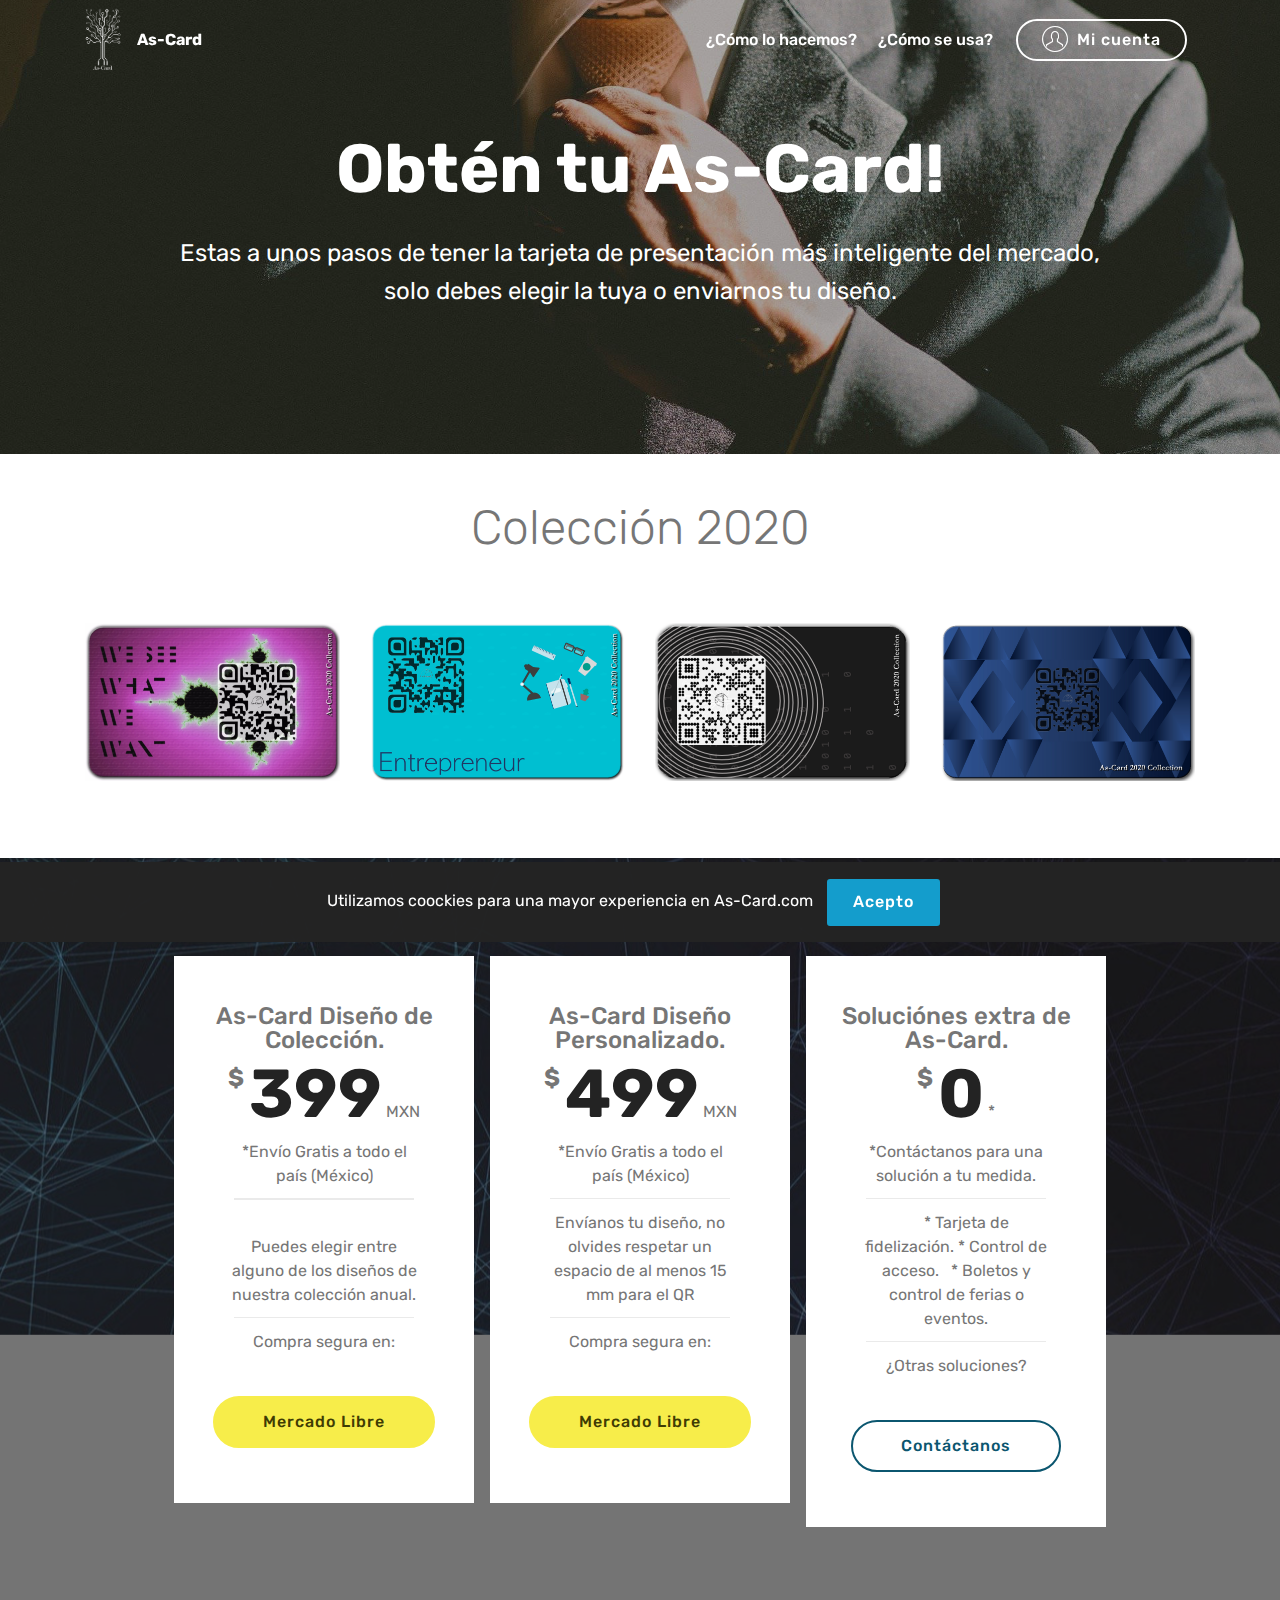
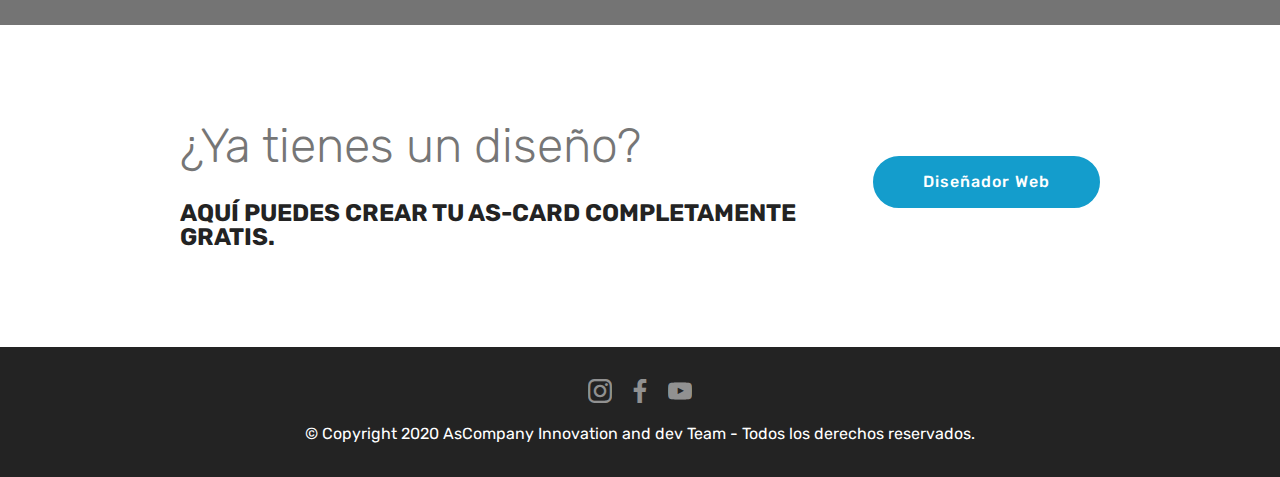
<file: buy.html>
<!DOCTYPE html>
<html  >
<head>
  <!-- Site made with Mobirise Website Builder v4.11.6, https://mobirise.com -->
  <meta charset="UTF-8">
  <meta http-equiv="X-UA-Compatible" content="IE=edge">
  <meta name="generator" content="Mobirise v4.11.6, mobirise.com">
  <meta name="twitter:card" content="summary_large_image"/>
<meta name="twitter:image:src" content="assets/images/buy-meta.jpg"/>
<meta property="og:image" content="assets/images/buy-meta.jpg"/>
<meta name="twitter:title" content="Compra tu As-Card ahora mismo para acceder a la era digital en los negocios."/>
<meta name="viewport" content="width=device-width, initial-scale=1, minimum-scale=1">
  <link rel="shortcut icon" href="assets/images/flaticon-128x128.png" type="image/x-icon">
  <meta name="description" content="Estás a unos pasos de adquirir la tarjeta de presentación más inteligente y económica del mercado siendo amigable con el medio ambiente ya que solo requieres UNA para transmitir tu contacto a miles de personas.">
  
  <title>Compra tu As-Card ahora mismo para acceder a la era digital en los negocios.</title>
  <link rel="stylesheet" href="assets/web/assets/mobirise-icons/mobirise-icons.css">
  <link rel="stylesheet" href="assets/bootstrap/css/bootstrap.min.css">
  <link rel="stylesheet" href="assets/bootstrap/css/bootstrap-grid.min.css">
  <link rel="stylesheet" href="assets/bootstrap/css/bootstrap-reboot.min.css">
  <link rel="stylesheet" href="assets/web/assets/gdpr-plugin/gdpr-styles.css">
  <link rel="stylesheet" href="assets/tether/tether.min.css">
  <link rel="stylesheet" href="assets/socicon/css/styles.css">
  <link rel="stylesheet" href="assets/dropdown/css/style.css">
  <link rel="stylesheet" href="assets/theme/css/style.css">
  <link rel="preload" as="style" href="assets/mobirise/css/mbr-additional.css"><link rel="stylesheet" href="assets/mobirise/css/mbr-additional.css" type="text/css">
  
  
  
</head>
<body>

<!-- Analytics -->
<!-- Global site tag (gtag.js) - Google Analytics -->
<script async src="https://www.googletagmanager.com/gtag/js?id=UA-138432587-1"></script>
<script>
  window.dataLayer = window.dataLayer || [];
  function gtag(){dataLayer.push(arguments);}
  gtag('js', new Date());

  gtag('config', 'UA-138432587-1');
</script>
<!-- /Analytics -->


  <section class="menu cid-rLuGH4agvL" once="menu" id="menu1-r">

    

    <nav class="navbar navbar-expand beta-menu navbar-dropdown align-items-center navbar-fixed-top navbar-toggleable-sm bg-color transparent">
        <button class="navbar-toggler navbar-toggler-right" type="button" data-toggle="collapse" data-target="#navbarSupportedContent" aria-controls="navbarSupportedContent" aria-expanded="false" aria-label="Toggle navigation">
            <div class="hamburger">
                <span></span>
                <span></span>
                <span></span>
                <span></span>
            </div>
        </button>
        <div class="menu-logo">
            <div class="navbar-brand">
                <span class="navbar-logo">
                    <a href="index.html">
                         <img src="assets/images/nuevaopcinblanca-122x175.png" alt="As-Card" title="" style="height: 4rem;">
                    </a>
                </span>
                <span class="navbar-caption-wrap"><a class="navbar-caption text-white display-4" href="index.html">As-Card</a></span>
            </div>
        </div>
        <div class="collapse navbar-collapse" id="navbarSupportedContent">
            <ul class="navbar-nav nav-dropdown" data-app-modern-menu="true"><li class="nav-item">
                    <a class="nav-link link text-white display-4" href="How.html">
                        ¿Cómo lo hacemos?</a>
                </li>
                <li class="nav-item">
                    <a class="nav-link link text-white display-4" href="HowToUse.html">
                        ¿Cómo se usa?</a>
                </li></ul>
            <div class="navbar-buttons mbr-section-btn"><a class="btn btn-sm btn-white-outline display-4" href="http://ascard.pythonanywhere.com/accounts/profile/"><span class="mbri-user mbr-iconfont mbr-iconfont-btn"></span>Mi cuenta</a></div>
        </div>
    </nav>
</section>

<section class="engine"><a href="https://mobirise.info/o">free portfolio website templates</a></section><section class="header8 cid-rLUu1wMPD6" id="header8-t">

    

    <div class="mbr-overlay" style="opacity: 0.4; background-color: rgb(35, 35, 35);">
    </div>

    <div class="container align-center">
        <div class="row justify-content-md-center">
            <div class="mbr-white col-md-10">
                <h1 class="mbr-section-title align-center py-2 mbr-bold mbr-fonts-style display-1">Obtén tu As-Card!</h1>
                <p class="mbr-text align-center py-2 mbr-fonts-style display-5">
                        Estas a unos pasos de tener la tarjeta de presentación más inteligente del mercado, solo debes elegir la tuya o enviarnos tu diseño.</p>
                
                
                
            </div>
        </div>
    </div>
    
</section>

<section class="mbr-gallery gallery5 cid-rLUUi1jrWv" id="gallery5-w">

    

    

    <div class="container">
        <h3 class="mbr-section-title align-center mbr-fonts-style display-2">Colección 2020<br><br></h3>
        
        <div class="row" id="gallery" data-toggle="modal" data-target="#carouselModal">
            <div class="col-sm-6 col-md-4 col-lg-3 item gallery-image">
                <div class="item-wrapper">
                    <img class="w-100" src="assets/images/01.jpeg" alt="" data-target="#mbrCarousel" data-slide-to="0" title="">
                </div>
            </div><div class="col-sm-6 col-md-4 col-lg-3 item gallery-image">
                <div class="item-wrapper">
                    <img class="w-100" src="assets/images/02.jpg" alt="" data-target="#mbrCarousel" data-slide-to="1" title="">
                </div>
            </div><div class="col-sm-6 col-md-4 col-lg-3 item gallery-image">
                <div class="item-wrapper">
                    <img class="w-100" src="assets/images/03.jpg" alt="" data-target="#mbrCarousel" data-slide-to="2" title="">
                </div>
            </div><div class="col-sm-6 col-md-4 col-lg-3 item gallery-image">
                <div class="item-wrapper">
                    <img class="w-100" src="assets/images/04.jpg" alt="" data-target="#mbrCarousel" data-slide-to="3" title="">
                </div>
            </div>
            
            
            
        </div>

        <div class="modal mbr-slider fade" id="carouselModal" tabindex="-1" role="dialog" aria-hidden="true">
            <div class="modal-dialog" role="document">
                <div class="modal-content">
                    <div class="modal-body">
                        <div id="mbrCarousel" class="carousel slide" data-ride="carousel">
                            <div class="carousel-inner">
                                <div class="carousel-item active">
                                    <img class="d-block w-100" src="assets/images/background1.jpg" alt="">
                                </div>
                                <div class="carousel-item">
                                    <img class="d-block w-100" src="assets/images/background2.jpg" alt="">
                                </div>
                                <div class="carousel-item">
                                    <img class="d-block w-100" src="assets/images/background3.jpg" alt="">
                                </div>
                                <div class="carousel-item">
                                    <img class="d-block w-100" src="assets/images/background4.jpg" alt="">
                                </div>
                            </div>
                            <ol class="carousel-indicators">
                                <li data-target="#mbrCarousel" data-slide-to="0" class="active"></li>
                                <li data-target="#mbrCarousel" data-slide-to="1"></li>
                                <li data-target="#mbrCarousel" data-slide-to="2"></li>
                                <li data-target="#mbrCarousel" data-slide-to="3"></li>
                            </ol>
                            <a role="button" href="" class="close" data-dismiss="modal" aria-label="Close">
                            </a>
                            <a class="carousel-control-prev carousel-control" href="#mbrCarousel" role="button" data-slide="prev">
                                <span class="mbri-left mbr-iconfont" aria-hidden="true"></span>
                                <span class="sr-only">Previous</span>
                            </a>
                            <a class="carousel-control-next carousel-control" href="#mbrCarousel" role="button" data-slide="next">
                                <span class="mbri-right mbr-iconfont" aria-hidden="true"></span>
                                <span class="sr-only">Next</span>
                            </a>
                        </div>
                    </div>
                </div>
            </div>
        </div>
    </div>
</section>

<section class="pricing-table1 cid-rLV2qvUc0T mbr-parallax-background" id="pricing-tables1-y">

    

    <div class="mbr-overlay" style="opacity: 0.6; background-color: rgb(35, 35, 35);">
    </div>
    <div class="container">
        <div class="media-container-row">

            <div class="plan col-12 mx-2 my-2 justify-content-center col-lg-4">
                <div class="plan-header text-center pt-5">
                    <h3 class="plan-title mbr-fonts-style display-5">As-Card Diseño de Colección.</h3>
                    <div class="plan-price">
                        <span class="price-value mbr-fonts-style display-5">
                            $
                        </span>
                        <span class="price-figure mbr-fonts-style display-1">399</span>
                        <small class="price-term mbr-fonts-style display-7">MXN</small>
                    </div>
                </div>
                <div class="plan-body pb-5">
                    <div class="plan-list align-center">
                        <ul class="list-group list-group-flush mbr-fonts-style display-7">
                            <li class="list-group-item">
                                *Envío Gratis a todo el país (México)</li><br><li class="list-group-item">Puedes elegir entre alguno de los diseños de nuestra colección anual.</li><li class="list-group-item"><span style="font-size: 1rem;">Compra segura en:</span><br></li>
                        </ul>
                    </div>
                    <div class="mbr-section-btn text-center pt-4"><a href="https://articulo.mercadolibre.com.mx/MLM-747289470-tarjeta-de-presentacion-inteligente-as-card-coleccion-2020-_JM?quantity=1" class="btn btn-success display-4" target="_blank">Mercado Libre</a></div>
                </div>
            </div>

            <div class="plan col-12 mx-2 my-2 justify-content-center col-lg-4">
                <div class="plan-header text-center pt-5">
                    <h3 class="plan-title mbr-fonts-style display-5">As-Card Diseño Personalizado.</h3>
                    <div class="plan-price">
                        <span class="price-value mbr-fonts-style display-5">
                            $
                        </span>
                        <span class="price-figure mbr-fonts-style display-1">499</span>
                        <small class="price-term mbr-fonts-style display-7">MXN</small>
                    </div>
                </div>
                <div class="plan-body pb-5">
                    <div class="plan-list align-center">
                        <ul class="list-group list-group-flush mbr-fonts-style display-7">
                            <li class="list-group-item">
                                *Envío Gratis a todo el país (México)</li>
                            <li class="list-group-item"><span style="font-size: 1rem;">Envíanos tu diseño, no olvides respetar un espacio de al menos 15 mm para el QR</span></li><li class="list-group-item"><span style="font-size: 1rem;">Compra segura en:</span><br></li>
                        </ul>
                    </div>
                    <div class="mbr-section-btn text-center pt-4"><a href="https://articulo.mercadolibre.com.mx/MLM-747291787-tarjeta-de-presentacion-inteligente-as-card-personalizada-_JM?quantity=1" class="btn btn-success display-4" target="_blank">Mercado Libre</a></div>
                </div>
            </div>

            <div class="plan col-12 mx-2 my-2 justify-content-center col-lg-4">
                <div class="plan-header text-center pt-5">
                    <h3 class="plan-title mbr-fonts-style display-5">Soluciónes extra de As-Card.</h3>
                    <div class="plan-price">
                        <span class="price-value mbr-fonts-style display-5">
                            $
                        </span>
                        <span class="price-figure mbr-fonts-style display-1">0</span>
                        <small class="price-term mbr-fonts-style display-7">*</small>
                    </div>
                </div>
                <div class="plan-body pb-5">
                    <div class="plan-list align-center">
                        <ul class="list-group list-group-flush mbr-fonts-style display-7">
                            <li class="list-group-item">*Contáctanos para una solución a tu medida.</li><li class="list-group-item"><span style="font-size: 1rem;">&nbsp; &nbsp; &nbsp;* Tarjeta de fidelización. *</span><span style="font-size: 1rem;">&nbsp;Control de acceso. &nbsp; *&nbsp;</span><span style="font-size: 1rem;">Boletos y control de ferias o eventos.</span></li><li class="list-group-item"><span style="font-size: 1rem;">¿Otras soluciones?</span></li>
                        </ul>
                    </div>
                    <div class="mbr-section-btn text-center pt-4"><a href="http://ascard.pythonanywhere.com/accounts/profile/generic/testAsCard/" class="btn btn-primary-outline display-4">Contáctanos</a></div>
                </div>
            </div>

            
        </div>
    </div>
</section>

<section class="mbr-section info1 cid-rLV1Z5mBK4" id="info1-x">

    

    
    <div class="container">
        <div class="row justify-content-center content-row">
            <div class="media-container-column title col-12 col-lg-7 col-md-6">
                <h3 class="mbr-section-subtitle align-left mbr-light pb-3 mbr-fonts-style display-2">¿Ya tienes un diseño?</h3>
                <h2 class="align-left mbr-bold mbr-fonts-style display-5">AQUÍ PUEDES CREAR TU AS-CARD COMPLETAMENTE GRATIS.</h2>
            </div>
            <div class="media-container-column col-12 col-lg-3 col-md-4">
                <div class="mbr-section-btn align-right py-4"><a class="btn btn-primary display-4" href="Designer.html">Diseñador Web</a></div>
            </div>
        </div>
    </div>
</section>

<section once="footers" class="cid-rLIlDm4CFt" id="footer7-s">

    

    

    <div class="container">
        <div class="media-container-row align-center mbr-white">
            
            <div class="row social-row">
                <div class="social-list align-right pb-2">
                    
                    
                    
                    
                    
                    
                <div class="soc-item">
                        <a href="https://www.instagram.com/ascardmx/" target="_blank">
                            <span class="mbr-iconfont mbr-iconfont-social socicon-instagram socicon"></span>
                        </a>
                    </div><div class="soc-item">
                        <a href="https://www.facebook.com/as.card.mx/" target="_blank">
                            <span class="mbr-iconfont mbr-iconfont-social socicon-facebook socicon"></span>
                        </a>
                    </div><div class="soc-item">
                        <a href="https://www.youtube.com/channel/UCc4CtnX0hwTuHUK3UaX5MQg?view_as=subscriber" target="_blank">
                            <span class="mbr-iconfont mbr-iconfont-social socicon-youtube socicon"></span>
                        </a>
                    </div></div>
            </div>
            <div class="row row-copirayt">
                <p class="mbr-text mb-0 mbr-fonts-style mbr-white align-center display-7">
                    © Copyright 2020 AsCompany Innovation and dev Team - Todos los derechos reservados.</p>
            </div>
        </div>
    </div>
</section>


  <script src="assets/web/assets/jquery/jquery.min.js"></script>
  <script src="assets/popper/popper.min.js"></script>
  <script src="assets/bootstrap/js/bootstrap.min.js"></script>
  <script src="assets/tether/tether.min.js"></script>
  <script src="assets/web/assets/cookies-alert-plugin/cookies-alert-core.js"></script>
  <script src="assets/web/assets/cookies-alert-plugin/cookies-alert-script.js"></script>
  <script src="assets/dropdown/js/nav-dropdown.js"></script>
  <script src="assets/dropdown/js/navbar-dropdown.js"></script>
  <script src="assets/touchswipe/jquery.touch-swipe.min.js"></script>
  <script src="assets/playervimeo/vimeo_player.js"></script>
  <script src="assets/parallax/jarallax.min.js"></script>
  <script src="assets/smoothscroll/smooth-scroll.js"></script>
  <script src="assets/theme/js/script.js"></script>
  
  
<input name="cookieData" type="hidden" data-cookie-customDialogSelector='null' data-cookie-colorText='#ffffff' data-cookie-colorBg='rgba(35, 35, 35, 0.99)' data-cookie-textButton='Acepto' data-cookie-colorButton='' data-cookie-colorLink='#149dcc' data-cookie-underlineLink='true' data-cookie-text="Utilizamos coockies para una mayor experiencia en As-Card.com 
">
  </body>
</html>
</file>
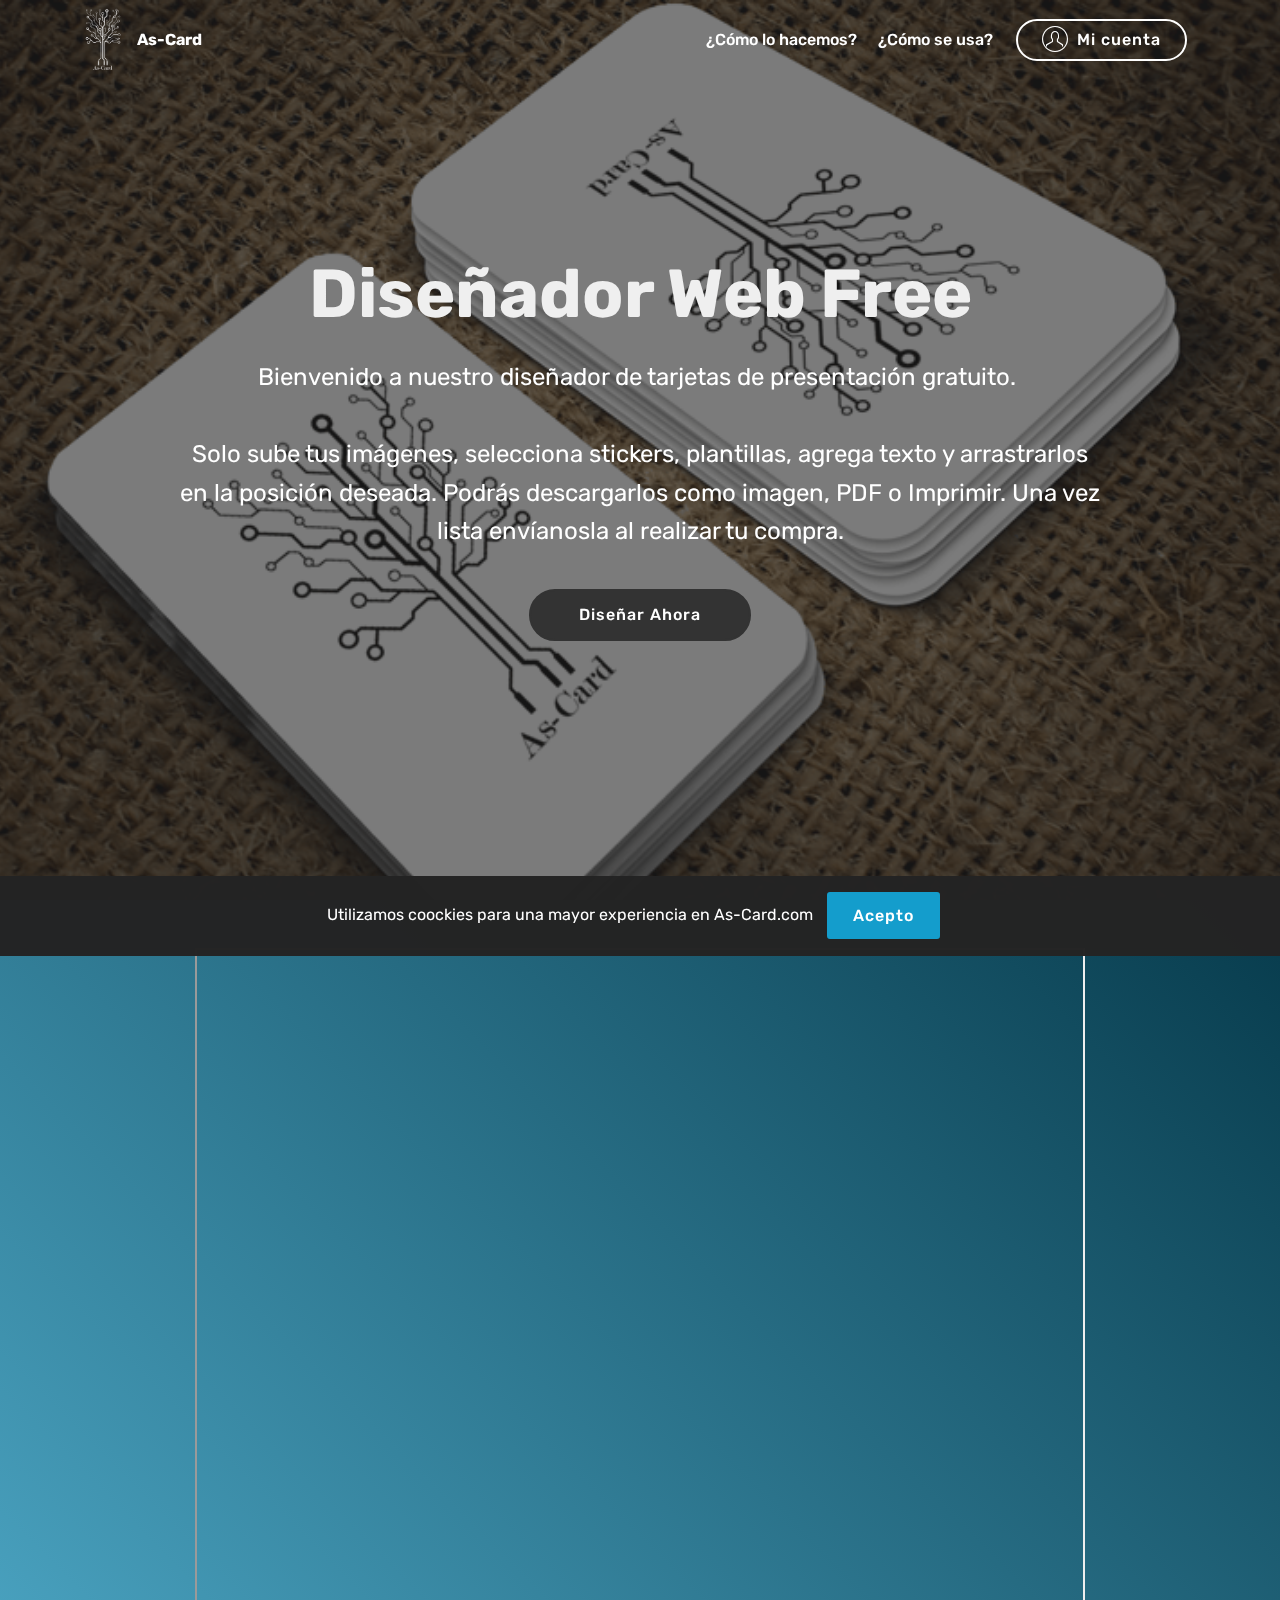
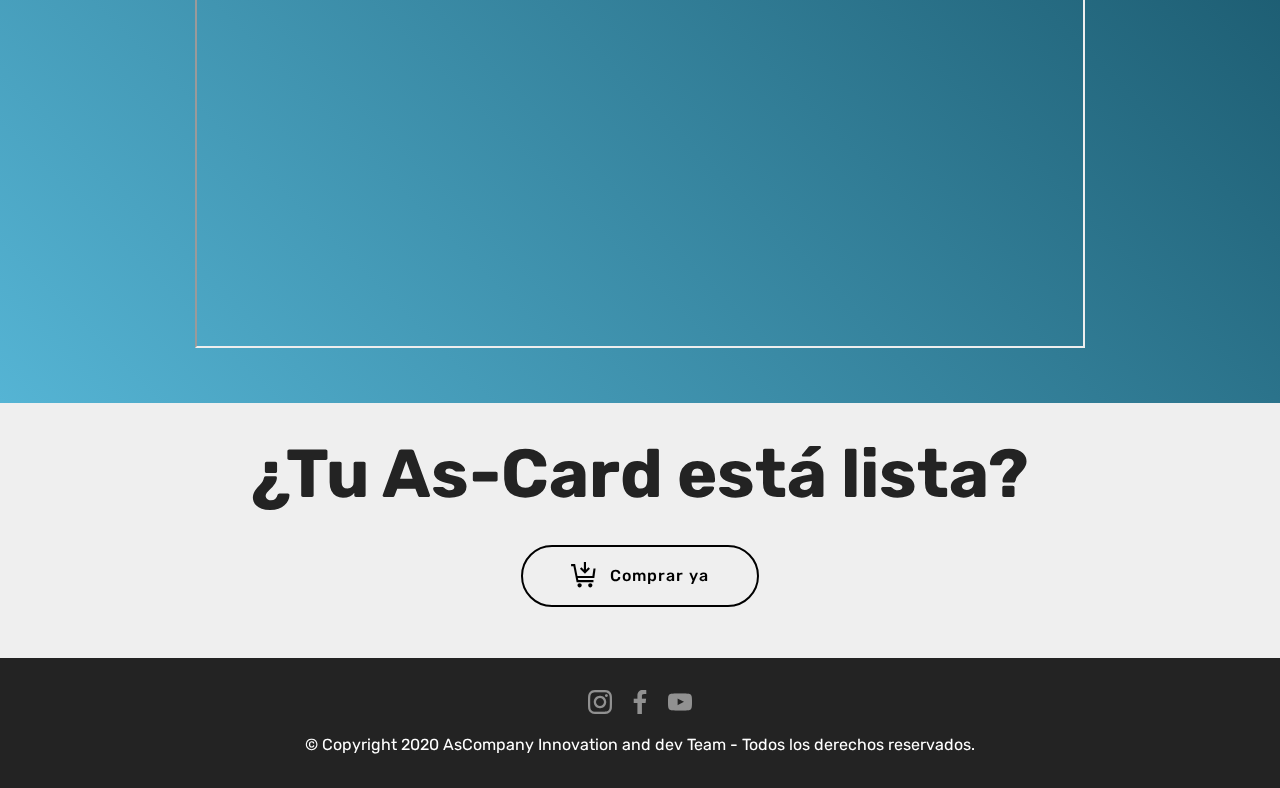
<file: Designer.html>
<!DOCTYPE html>
<html  >
<head>
  <!-- Site made with Mobirise Website Builder v4.11.6, https://mobirise.com -->
  <meta charset="UTF-8">
  <meta http-equiv="X-UA-Compatible" content="IE=edge">
  <meta name="generator" content="Mobirise v4.11.6, mobirise.com">
  <meta name="twitter:card" content="summary_large_image"/>
<meta name="twitter:image:src" content="assets/images/Designer-meta.jpg"/>
<meta property="og:image" content="assets/images/Designer-meta.jpg"/>
<meta name="twitter:title" content="Diseñador Web - Crea los mejores diseños para tu tarjeta de presentación completamente Gratis."/>
<meta name="viewport" content="width=device-width, initial-scale=1, minimum-scale=1">
  <link rel="shortcut icon" href="assets/images/flaticon-128x128.png" type="image/x-icon">
  <meta name="description" content="Diseñador de tarjetas de presentación gratis, aquí podrás diseñar tu tarjeta de presentación o imagen corporativa, solo tienes que subir tu imagen, seleccionar nuestras plantillas, stickers, etc. Descargar como imagen, PDF o imprimir al instante.     ">
  
  <title>Diseñador Web - Crea los mejores diseños para tu tarjeta de presentación completamente Gratis.</title>
  <link rel="stylesheet" href="assets/web/assets/mobirise-icons2/mobirise2.css">
  <link rel="stylesheet" href="assets/web/assets/mobirise-icons/mobirise-icons.css">
  <link rel="stylesheet" href="assets/bootstrap/css/bootstrap.min.css">
  <link rel="stylesheet" href="assets/bootstrap/css/bootstrap-grid.min.css">
  <link rel="stylesheet" href="assets/bootstrap/css/bootstrap-reboot.min.css">
  <link rel="stylesheet" href="assets/tether/tether.min.css">
  <link rel="stylesheet" href="assets/socicon/css/styles.css">
  <link rel="stylesheet" href="assets/dropdown/css/style.css">
  <link rel="stylesheet" href="assets/web/assets/gdpr-plugin/gdpr-styles.css">
  <link rel="stylesheet" href="assets/theme/css/style.css">
  <link rel="preload" as="style" href="assets/mobirise/css/mbr-additional.css"><link rel="stylesheet" href="assets/mobirise/css/mbr-additional.css" type="text/css">
  
  
  
</head>
<body>

<!-- Analytics -->
<!-- Global site tag (gtag.js) - Google Analytics -->
<script async src="https://www.googletagmanager.com/gtag/js?id=UA-138432587-1"></script>
<script>
  window.dataLayer = window.dataLayer || [];
  function gtag(){dataLayer.push(arguments);}
  gtag('js', new Date());

  gtag('config', 'UA-138432587-1');
</script>
<!-- /Analytics -->


  <section class="menu cid-rLuGH4agvL" once="menu" id="menu1-z">

    

    <nav class="navbar navbar-expand beta-menu navbar-dropdown align-items-center navbar-fixed-top navbar-toggleable-sm bg-color transparent">
        <button class="navbar-toggler navbar-toggler-right" type="button" data-toggle="collapse" data-target="#navbarSupportedContent" aria-controls="navbarSupportedContent" aria-expanded="false" aria-label="Toggle navigation">
            <div class="hamburger">
                <span></span>
                <span></span>
                <span></span>
                <span></span>
            </div>
        </button>
        <div class="menu-logo">
            <div class="navbar-brand">
                <span class="navbar-logo">
                    <a href="index.html">
                         <img src="assets/images/nuevaopcinblanca-122x175.png" alt="As-Card" title="" style="height: 4rem;">
                    </a>
                </span>
                <span class="navbar-caption-wrap"><a class="navbar-caption text-white display-4" href="index.html">As-Card</a></span>
            </div>
        </div>
        <div class="collapse navbar-collapse" id="navbarSupportedContent">
            <ul class="navbar-nav nav-dropdown" data-app-modern-menu="true"><li class="nav-item">
                    <a class="nav-link link text-white display-4" href="How.html">
                        ¿Cómo lo hacemos?</a>
                </li>
                <li class="nav-item">
                    <a class="nav-link link text-white display-4" href="HowToUse.html">
                        ¿Cómo se usa?</a>
                </li></ul>
            <div class="navbar-buttons mbr-section-btn"><a class="btn btn-sm btn-white-outline display-4" href="http://ascard.pythonanywhere.com/accounts/profile/"><span class="mbri-user mbr-iconfont mbr-iconfont-btn"></span>Mi cuenta</a></div>
        </div>
    </nav>
</section>

<section class="engine"></section><section class="header1 cid-rM3RUDpFZF mbr-fullscreen mbr-parallax-background" id="header16-11">

    

    <div class="mbr-overlay" style="opacity: 0.6; background-color: rgb(35, 35, 35);">
    </div>

    <div class="container">
        <div class="row justify-content-md-center">
            <div class="col-md-10 align-center">
                <h1 class="mbr-section-title mbr-bold pb-3 mbr-fonts-style display-1">Diseñador Web Free</h1>
                
                <p class="mbr-text pb-3 mbr-fonts-style display-5">
                    Bienvenido a nuestro diseñador de tarjetas de presentación gratuito.&nbsp;<br><br>Solo sube tus imágenes, selecciona stickers, plantillas, agrega texto y arrastrarlos en la posición deseada. Podrás descargarlos como imagen, PDF o Imprimir. Una vez lista envíanosla al realizar tu compra.</p>
                <div class="mbr-section-btn"><a class="btn btn-md btn-black display-4" href="Designer.html#header5-12">Diseñar Ahora</a></div>
            </div>
        </div>
    </div>

</section>

<section class="header5 cid-rM3UHsriZL mbr-fullscreen" id="header5-12">

    

    
    <div class="container">
        <div class="row justify-content-center">
            <div class="mbr-white col-md-10">
                
                <div class="container-fluid">
                <iframe src="https://as-card.com/designer.php" width="100%" height="1000px">
                    </iframe>
                </div>
                
            </div>
        </div>
    </div>

    
</section>

<section class="header1 cid-rMsUCm7M9J" id="header16-1c">

    

    

    <div class="container">
        <div class="row justify-content-md-center">
            <div class="col-md-10 align-center">
                <h1 class="mbr-section-title mbr-bold pb-3 mbr-fonts-style display-1">¿Tu As-Card está lista?</h1>
                
                
                <div class="mbr-section-btn"><a class="btn btn-md btn-black-outline display-4" href="buy.html#pricing-tables1-y"><span class="mobi-mbri mobi-mbri-cart-add mbr-iconfont mbr-iconfont-btn"></span>Comprar ya</a></div>
            </div>
        </div>
    </div>

</section>

<section once="footers" class="cid-rLIlDm4CFt" id="footer7-10">

    

    

    <div class="container">
        <div class="media-container-row align-center mbr-white">
            
            <div class="row social-row">
                <div class="social-list align-right pb-2">
                    
                    
                    
                    
                    
                    
                <div class="soc-item">
                        <a href="https://www.instagram.com/ascardmx/" target="_blank">
                            <span class="mbr-iconfont mbr-iconfont-social socicon-instagram socicon"></span>
                        </a>
                    </div><div class="soc-item">
                        <a href="https://www.facebook.com/as.card.mx/" target="_blank">
                            <span class="mbr-iconfont mbr-iconfont-social socicon-facebook socicon"></span>
                        </a>
                    </div><div class="soc-item">
                        <a href="https://www.youtube.com/channel/UCc4CtnX0hwTuHUK3UaX5MQg?view_as=subscriber" target="_blank">
                            <span class="mbr-iconfont mbr-iconfont-social socicon-youtube socicon"></span>
                        </a>
                    </div></div>
            </div>
            <div class="row row-copirayt">
                <p class="mbr-text mb-0 mbr-fonts-style mbr-white align-center display-7">
                    © Copyright 2020 AsCompany Innovation and dev Team - Todos los derechos reservados.</p>
            </div>
        </div>
    </div>
</section>


  <script src="assets/web/assets/jquery/jquery.min.js"></script>
  <script src="assets/popper/popper.min.js"></script>
  <script src="assets/bootstrap/js/bootstrap.min.js"></script>
  <script src="assets/tether/tether.min.js"></script>
  <script src="assets/web/assets/cookies-alert-plugin/cookies-alert-core.js"></script>
  <script src="assets/web/assets/cookies-alert-plugin/cookies-alert-script.js"></script>
  <script src="assets/dropdown/js/nav-dropdown.js"></script>
  <script src="assets/dropdown/js/navbar-dropdown.js"></script>
  <script src="assets/touchswipe/jquery.touch-swipe.min.js"></script>
  <script src="assets/parallax/jarallax.min.js"></script>
  <script src="assets/smoothscroll/smooth-scroll.js"></script>
  <script src="assets/theme/js/script.js"></script>
  
  
<input name="cookieData" type="hidden" data-cookie-customDialogSelector='null' data-cookie-colorText='#ffffff' data-cookie-colorBg='rgba(35, 35, 35, 0.99)' data-cookie-textButton='Acepto' data-cookie-colorButton='' data-cookie-colorLink='#149dcc' data-cookie-underlineLink='true' data-cookie-text="Utilizamos coockies para una mayor experiencia en As-Card.com 
">
  </body>
</html>
</file>
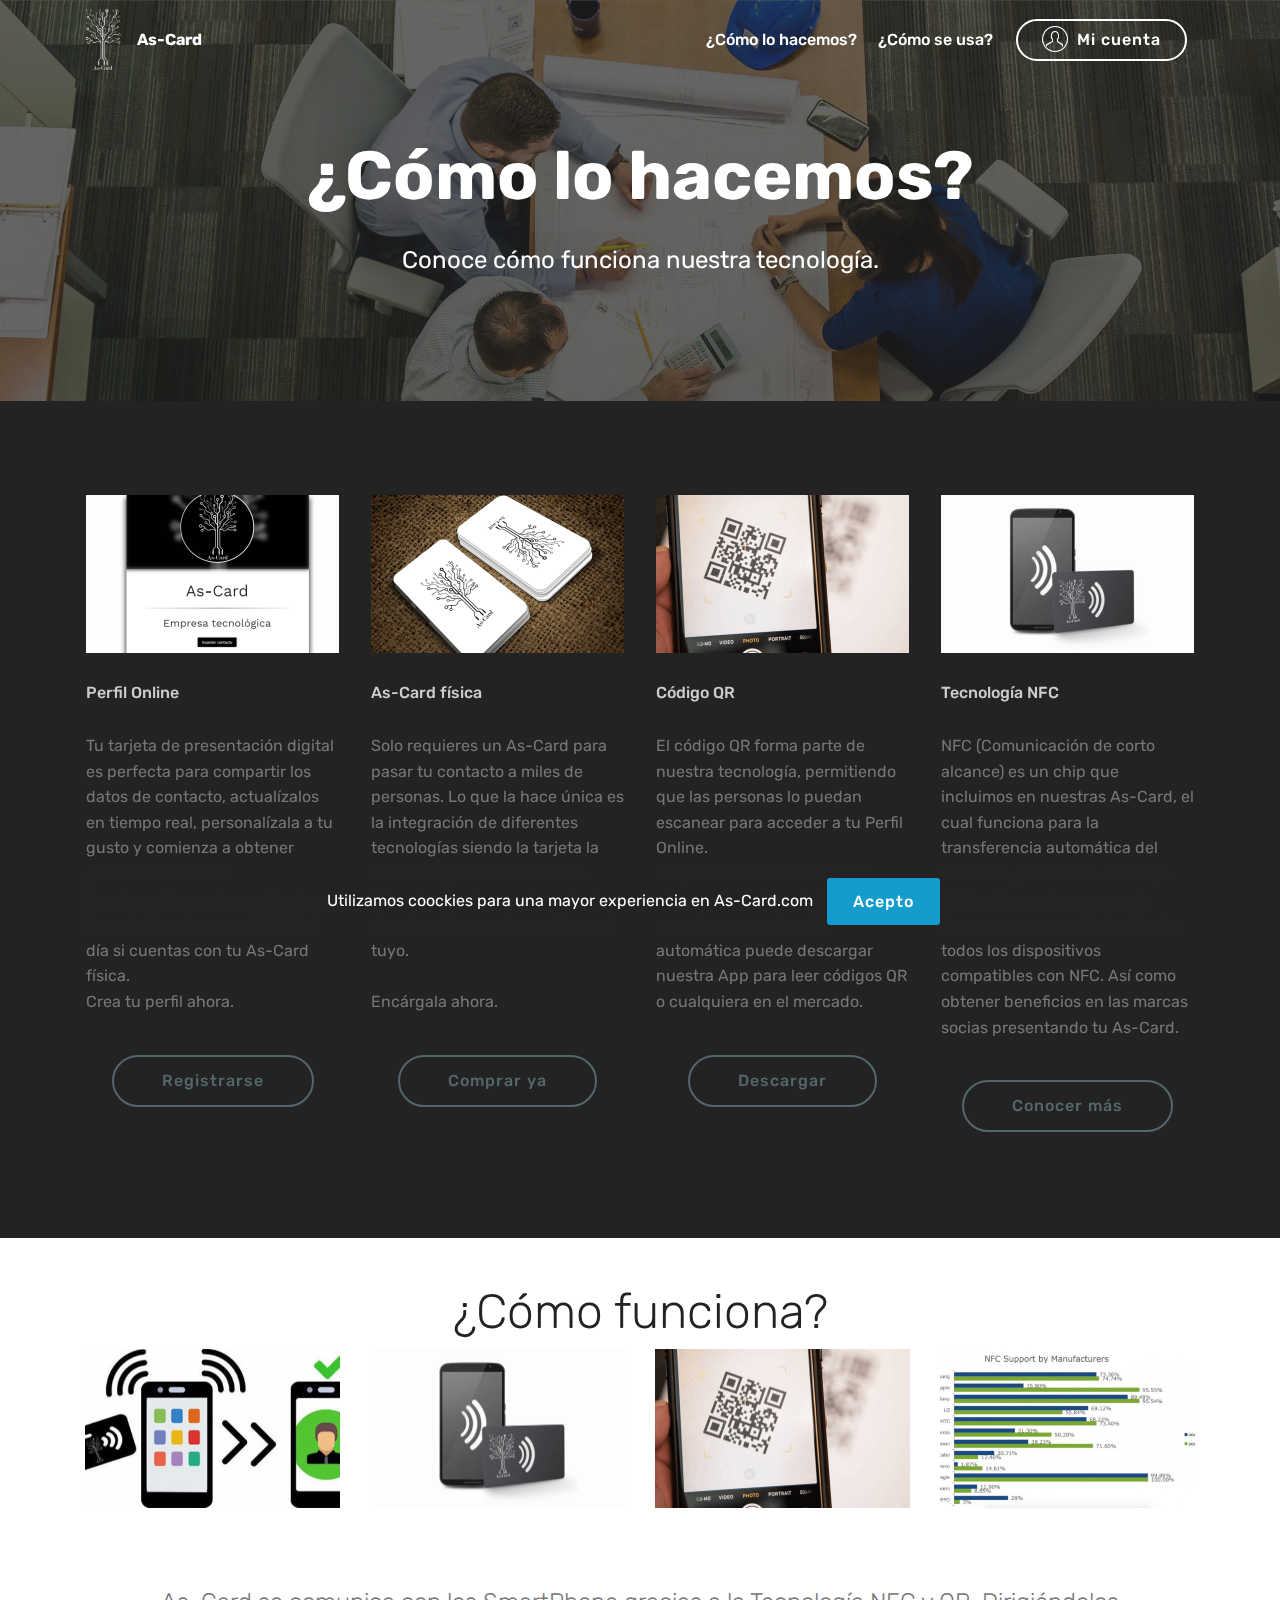
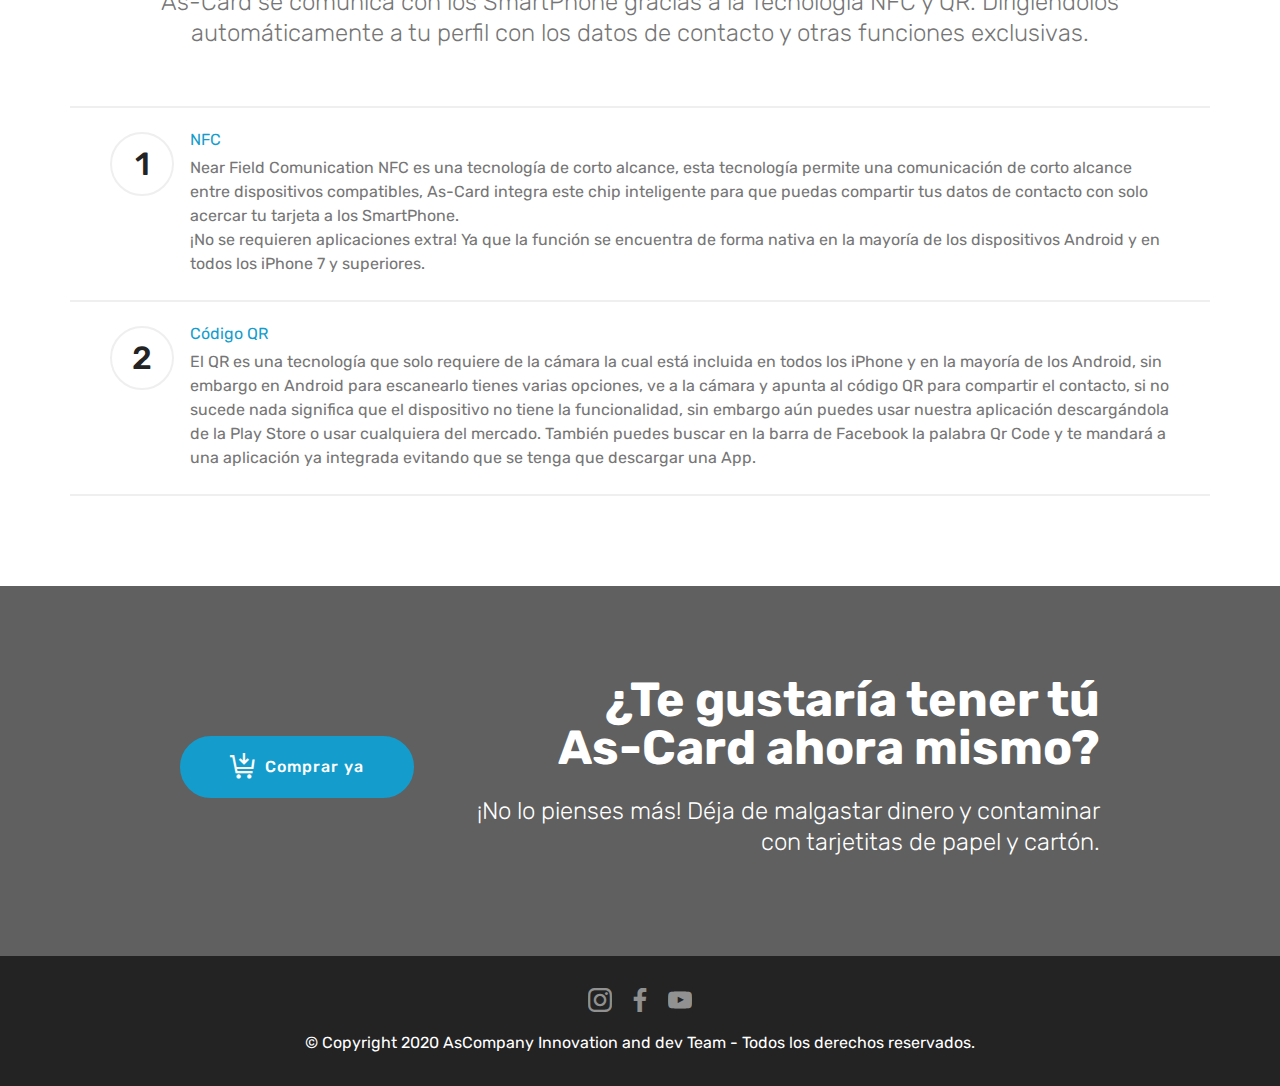
<file: How.html>
<!DOCTYPE html>
<html  >
<head>
  <!-- Site made with Mobirise Website Builder v4.11.6, https://mobirise.com -->
  <meta charset="UTF-8">
  <meta http-equiv="X-UA-Compatible" content="IE=edge">
  <meta name="generator" content="Mobirise v4.11.6, mobirise.com">
  <meta name="twitter:card" content="summary_large_image"/>
<meta name="twitter:image:src" content="assets/images/How-meta.jpg"/>
<meta property="og:image" content="assets/images/How-meta.jpg"/>
<meta name="twitter:title" content="¿Cómo lo hacemos? - Conoce cómo funciona la tecnología de As-Card"/>
<meta name="viewport" content="width=device-width, initial-scale=1, minimum-scale=1">
  <link rel="shortcut icon" href="assets/images/flaticon-128x128.png" type="image/x-icon">
  <meta name="description" content="¿Cómo lo hacemos? Las funciones que hacen de nuestra Tarjeta de presentación la más inteligente del mercado son el conjunto de un perfil online, NFC y QR.">
  
  <title>¿Cómo lo hacemos? - Conoce cómo funciona la tecnología de As-Card</title>
  <link rel="stylesheet" href="assets/web/assets/mobirise-icons2/mobirise2.css">
  <link rel="stylesheet" href="assets/web/assets/mobirise-icons/mobirise-icons.css">
  <link rel="stylesheet" href="assets/bootstrap/css/bootstrap.min.css">
  <link rel="stylesheet" href="assets/bootstrap/css/bootstrap-grid.min.css">
  <link rel="stylesheet" href="assets/bootstrap/css/bootstrap-reboot.min.css">
  <link rel="stylesheet" href="assets/tether/tether.min.css">
  <link rel="stylesheet" href="assets/socicon/css/styles.css">
  <link rel="stylesheet" href="assets/dropdown/css/style.css">
  <link rel="stylesheet" href="assets/web/assets/gdpr-plugin/gdpr-styles.css">
  <link rel="stylesheet" href="assets/theme/css/style.css">
  <link rel="preload" as="style" href="assets/mobirise/css/mbr-additional.css"><link rel="stylesheet" href="assets/mobirise/css/mbr-additional.css" type="text/css">
  
  
  
</head>
<body>

<!-- Analytics -->
<!-- Global site tag (gtag.js) - Google Analytics -->
<script async src="https://www.googletagmanager.com/gtag/js?id=UA-138432587-1"></script>
<script>
  window.dataLayer = window.dataLayer || [];
  function gtag(){dataLayer.push(arguments);}
  gtag('js', new Date());

  gtag('config', 'UA-138432587-1');
</script>
<!-- /Analytics -->


  <section class="menu cid-rLuGH4agvL" once="menu" id="menu1-g">

    

    <nav class="navbar navbar-expand beta-menu navbar-dropdown align-items-center navbar-fixed-top navbar-toggleable-sm bg-color transparent">
        <button class="navbar-toggler navbar-toggler-right" type="button" data-toggle="collapse" data-target="#navbarSupportedContent" aria-controls="navbarSupportedContent" aria-expanded="false" aria-label="Toggle navigation">
            <div class="hamburger">
                <span></span>
                <span></span>
                <span></span>
                <span></span>
            </div>
        </button>
        <div class="menu-logo">
            <div class="navbar-brand">
                <span class="navbar-logo">
                    <a href="index.html">
                         <img src="assets/images/nuevaopcinblanca-122x175.png" alt="As-Card" title="" style="height: 4rem;">
                    </a>
                </span>
                <span class="navbar-caption-wrap"><a class="navbar-caption text-white display-4" href="index.html">As-Card</a></span>
            </div>
        </div>
        <div class="collapse navbar-collapse" id="navbarSupportedContent">
            <ul class="navbar-nav nav-dropdown" data-app-modern-menu="true"><li class="nav-item">
                    <a class="nav-link link text-white display-4" href="How.html">
                        ¿Cómo lo hacemos?</a>
                </li>
                <li class="nav-item">
                    <a class="nav-link link text-white display-4" href="HowToUse.html">
                        ¿Cómo se usa?</a>
                </li></ul>
            <div class="navbar-buttons mbr-section-btn"><a class="btn btn-sm btn-white-outline display-4" href="http://ascard.pythonanywhere.com/accounts/profile/"><span class="mbri-user mbr-iconfont mbr-iconfont-btn"></span>Mi cuenta</a></div>
        </div>
    </nav>
</section>

<section class="engine"><a href="https://mobirise.info/x">free css templates</a></section><section class="header1 cid-rLIAM99Jh7 mbr-parallax-background" id="header1-j">

    

    <div class="mbr-overlay" style="opacity: 0.7; background-color: rgb(35, 35, 35);">
    </div>

    <div class="container">
        <div class="row justify-content-md-center">
            <div class="mbr-white col-md-10">
                <h1 class="mbr-section-title align-center mbr-bold pb-3 mbr-fonts-style display-1">¿Cómo lo hacemos?</h1>
                
                <p class="mbr-text align-center pb-3 mbr-fonts-style display-5">Conoce cómo funciona nuestra tecnología.</p>
                
            </div>
        </div>
    </div>

</section>

<section class="services1 cid-rLJCx5YDrD" id="services1-l">
    <!---->
    
    <!---->
    <!--Overlay-->
    
    <!--Container-->
    <div class="container">
        <div class="row justify-content-center">
            <!--Titles-->
            <div class="title pb-5 col-12">
                
                
            </div>
            <!--Card-1-->
            <div class="card col-12 col-md-6 p-3 col-lg-3">
                <div class="card-wrapper">
                    <div class="card-img">
                        <img src="assets/images/perfil-506x316.png" alt="Mobirise" title="">
                    </div>
                    <div class="card-box">
                        <h4 class="card-title mbr-fonts-style display-4">Perfil Online</h4>
                        <p class="mbr-text mbr-fonts-style display-7">Tu tarjeta de presentación digital es perfecta para compartir los datos de contacto, actualízalos en tiempo real, personalízala a tu gusto y comienza a obtener grandes beneficios.
<br>Puedes optar por la versión free y hacerte Premium por $1 MXN al día si cuentas con tu As-Card física.
<br>Crea tu perfil ahora.<br></p>
                        <!--Btn-->
                        <div class="mbr-section-btn align-center"><a href="https://mobirise.co" class="btn btn-warning-outline display-4">Registrarse</a></div>
                    </div>
                </div>
            </div>
            <!--Card-2-->
            <div class="card col-12 col-md-6 p-3 col-lg-3">
                <div class="card-wrapper">
                    <div class="card-img">
                        <img src="assets/images/tarjetas-506x316.png" alt="Mobirise" title="">
                    </div>
                    <div class="card-box">
                        <h4 class="card-title mbr-fonts-style display-4">As-Card física</h4>
                        <p class="mbr-text mbr-fonts-style display-7">Solo requieres un As-Card para pasar tu contacto a miles de personas. Lo que la hace única es la integración de diferentes tecnologías siendo la tarjeta la más inteligente del mercado.
<br>Elige alguno de nuestros diseños de colección anual o envíanos el tuyo.
<br>
<br>Encárgala ahora.&nbsp;<br></p>
                        <!--Btn-->
                        <div class="mbr-section-btn align-center"><a href="buy.html" class="btn btn-warning-outline display-4">Comprar ya</a></div>
                    </div>
                </div>
            </div>
            <!--Card-3-->
            <div class="card col-12 col-md-6 p-3 col-lg-3">
                <div class="card-wrapper">
                    <div class="card-img">
                        <img src="assets/images/qr-506x316.png" alt="Mobirise" title="">
                    </div>
                    <div class="card-box">
                        <h4 class="card-title mbr-fonts-style display-4">Código QR</h4>
                        <p class="mbr-text mbr-fonts-style display-7">El código QR forma parte de nuestra tecnología, permitiendo que las personas lo puedan escanear para acceder a tu Perfil Online.
<br>Se puede escanear desde la cámara de los Smartphone, si no cuenta con esa función automática puede descargar nuestra App para leer códigos QR o cualquiera en el mercado.&nbsp;<br></p>
                        <!--Btn-->
                        <div class="mbr-section-btn align-center"><a href="https://mobirise.co" class="btn btn-warning-outline display-4">Descargar</a></div>
                    </div>
                </div>
            </div>
            <!--Card-4-->
            <div class="card col-12 col-md-6 p-3 col-lg-3 last-child">
                <div class="card-wrapper">
                    <div class="card-img">
                        <img src="assets/images/nfc-506x316.png" alt="Mobirise" title="">
                    </div>
                    <div class="card-box">
                        <h4 class="card-title mbr-fonts-style display-4">Tecnología NFC</h4>
                        <p class="mbr-text mbr-fonts-style display-7">NFC (Comunicación de corto alcance) es un chip que incluimos en nuestras As-Card, el cual funciona para la transferencia automática del contacto, justo como el código QR, la diferencia es que solo tienes que acercar tu As-Card a todos los dispositivos compatibles con NFC. Así como obtener beneficios en las marcas socias presentando tu As-Card.<br>
                        </p>
                        <!--Btn-->
                        <div class="mbr-section-btn align-center"><a href="How.html#counters5-p" class="btn btn-warning-outline display-4">Conocer más</a></div>
                    </div>
                </div>
            </div>
        </div>
    </div>
</section>

<section class="mbr-gallery gallery5 cid-rLTxOdOdQp" id="gallery5-o">

    

    

    <div class="container">
        <h3 class="mbr-section-title align-center mbr-fonts-style display-2">¿Cómo funciona?</h3>
        
        <div class="row" id="gallery" data-toggle="modal" data-target="#carouselModal">
            <div class="col-sm-6 col-md-4 col-lg-3 item gallery-image">
                <div class="item-wrapper">
                    <a href="https://as-card.com"><img class="w-100" src="assets/images/as-card2-510x255.jpeg" alt="" data-target="#mbrCarousel" data-slide-to="0" title=""></a>
                </div>
            </div>
            <div class="col-sm-6 col-md-4 col-lg-3 item gallery-image">
                <div class="item-wrapper">
                    <a href="page1.html#counters5-p"><img class="w-100" src="assets/images/nfc-510x319.png" alt="" data-target="#mbrCarousel" data-slide-to="1" title=""></a>
                </div>
            </div>
            <div class="col-sm-6 col-md-4 col-lg-3 item gallery-image">
                <div class="item-wrapper">
                    <a href="page1.html#counters5-p"><img class="w-100" src="assets/images/qr-510x319.png" alt="" data-target="#mbrCarousel" data-slide-to="2" title=""></a>
                </div>
            </div>
            <div class="col-sm-6 col-md-4 col-lg-3 item gallery-image">
                <div class="item-wrapper">
                    <a href="https://www.unitag.io/nfc/is-my-phone-compatible-with-nfc" target="_blank"><img class="w-100" src="assets/images/nfcsupport-510x287.png" alt="" data-target="#mbrCarousel" data-slide-to="3" title=""></a>
                </div>
            </div>
        </div>

        <div class="modal mbr-slider fade" id="carouselModal" tabindex="-1" role="dialog" aria-hidden="true">
            <div class="modal-dialog" role="document">
                <div class="modal-content">
                    <div class="modal-body">
                        <div id="mbrCarousel" class="carousel slide" data-ride="carousel">
                            <div class="carousel-inner">
                                <div class="carousel-item active">
                                    <img class="d-block w-100" src="assets/images/background1.jpg" alt="">
                                </div>
                                <div class="carousel-item">
                                    <img class="d-block w-100" src="assets/images/background2.jpg" alt="">
                                </div>
                                <div class="carousel-item">
                                    <img class="d-block w-100" src="assets/images/background3.jpg" alt="">
                                </div>
                                <div class="carousel-item">
                                    <img class="d-block w-100" src="assets/images/background4.jpg" alt="">
                                </div>
                            </div>
                            <ol class="carousel-indicators">
                                <li data-target="#mbrCarousel" data-slide-to="0" class="active"></li>
                                <li data-target="#mbrCarousel" data-slide-to="1"></li>
                                <li data-target="#mbrCarousel" data-slide-to="2"></li>
                                <li data-target="#mbrCarousel" data-slide-to="3"></li>
                            </ol>
                            <a role="button" href="" class="close" data-dismiss="modal" aria-label="Close">
                            </a>
                            <a class="carousel-control-prev carousel-control" href="#mbrCarousel" role="button" data-slide="prev">
                                <span class="mbri-left mbr-iconfont" aria-hidden="true"></span>
                                <span class="sr-only">Previous</span>
                            </a>
                            <a class="carousel-control-next carousel-control" href="#mbrCarousel" role="button" data-slide="next">
                                <span class="mbri-right mbr-iconfont" aria-hidden="true"></span>
                                <span class="sr-only">Next</span>
                            </a>
                        </div>
                    </div>
                </div>
            </div>
        </div>
    </div>
</section>

<section class="counters5 counters cid-rLTyaRHSNa" id="counters5-p">

    

    

    <div class="container pt-4 mt-2">
        
        <h3 class="mbr-section-subtitle pb-5 align-center mbr-fonts-style display-5">As-Card se comunica con los SmartPhone gracias a la Tecnología NFC y QR. Dirigiéndolos automáticamente a tu perfil con los datos de contacto y otras funciones exclusivas.</h3>
        <div class="row justify-content-center">
            <div class="cards-block">
                <div class="cards-container">
                    <div class="card px-3 align-left col-12">
                        <div class="panel-item p-4 d-flex">
                            <div class="card-img pr-3">
                                <h3 class="img-text d-flex align-items-center justify-content-center">
                                    1
                                </h3>
                            </div>
                            <div class="card-text">
                                <h4 class="mbr-content-title mbr-bold mbr-fonts-style display-7"><a href="https://es.wikipedia.org/wiki/Near_field_communication">NFC</a></h4>
                                <p class="mbr-content-text mbr-fonts-style display-7">Near Field Comunication NFC es una tecnología de corto alcance, esta tecnología permite una comunicación de corto alcance entre dispositivos compatibles, As-Card integra este chip inteligente para que puedas compartir tus datos de contacto con solo acercar tu tarjeta a los SmartPhone.<br>¡No se requieren aplicaciones extra! Ya que la función se encuentra de forma nativa en la mayoría de los dispositivos Android y en todos los iPhone 7 y superiores.</p>
                            </div>
                        </div>
                    </div>
                    <div class="card px-3 align-left col-12">
                        <div class="panel-item p-4 d-flex">
                            <div class="card-img pr-3">
                                <h3 class="img-text d-flex align-items-center justify-content-center">
                                    2
                                </h3>
                            </div>
                            <div class="card-text">
                                <h4 class="mbr-content-title mbr-bold mbr-fonts-style display-7"><a href="https://es.wikipedia.org/wiki/C%C3%B3digo_QR">Código QR</a></h4>
                                <p class="mbr-content-text mbr-fonts-style display-7">El QR es una tecnología que solo requiere de la cámara la cual está incluida en todos los iPhone y en la mayoría de los Android, sin embargo en Android para escanearlo tienes varias opciones, ve a la cámara y apunta al código QR para compartir el contacto, si no sucede nada significa que el dispositivo no tiene la funcionalidad, sin embargo aún puedes usar nuestra aplicación descargándola de la Play Store o usar cualquiera del mercado. También puedes buscar en la barra de Facebook la palabra Qr Code y te mandará a una aplicación ya integrada evitando que se tenga que descargar una App.</p>
                            </div>
                        </div>
                    </div>
                    
                    
                </div>
            </div>
        </div>
    </div>
</section>

<section class="mbr-section info2 cid-rLUrOMBbM2 mbr-parallax-background" id="info2-q">

    

    <div class="mbr-overlay" style="opacity: 0.7; background-color: rgb(35, 35, 35);">
    </div>

    <div class="container">
        <div class="row main justify-content-center">
            <div class="media-container-column col-12 col-lg-3 col-md-4">
                <div class="mbr-section-btn align-left py-4"><a class="btn btn-primary display-4" href="buy.html"><span class="mobi-mbri mobi-mbri-cart-add mbr-iconfont mbr-iconfont-btn"></span>Comprar ya</a></div>
            </div>
            <div class="media-container-column title col-12 col-lg-7 col-md-6">
                <h2 class="align-right mbr-bold mbr-white pb-3 mbr-fonts-style display-2">¿Te gustaría tener tú
<div>As-Card ahora mismo?</div></h2>
                <h3 class="mbr-section-subtitle align-right mbr-light mbr-white mbr-fonts-style display-5">¡No lo pienses más! Déja de malgastar dinero y contaminar con tarjetitas de papel y cartón.</h3>
            </div>
        </div>
    </div>
</section>

<section once="footers" class="cid-rLIlDm4CFt" id="footer7-h">

    

    

    <div class="container">
        <div class="media-container-row align-center mbr-white">
            
            <div class="row social-row">
                <div class="social-list align-right pb-2">
                    
                    
                    
                    
                    
                    
                <div class="soc-item">
                        <a href="https://www.instagram.com/ascardmx/" target="_blank">
                            <span class="mbr-iconfont mbr-iconfont-social socicon-instagram socicon"></span>
                        </a>
                    </div><div class="soc-item">
                        <a href="https://www.facebook.com/as.card.mx/" target="_blank">
                            <span class="mbr-iconfont mbr-iconfont-social socicon-facebook socicon"></span>
                        </a>
                    </div><div class="soc-item">
                        <a href="https://www.youtube.com/channel/UCc4CtnX0hwTuHUK3UaX5MQg?view_as=subscriber" target="_blank">
                            <span class="mbr-iconfont mbr-iconfont-social socicon-youtube socicon"></span>
                        </a>
                    </div></div>
            </div>
            <div class="row row-copirayt">
                <p class="mbr-text mb-0 mbr-fonts-style mbr-white align-center display-7">
                    © Copyright 2020 AsCompany Innovation and dev Team - Todos los derechos reservados.</p>
            </div>
        </div>
    </div>
</section>


  <script src="assets/web/assets/jquery/jquery.min.js"></script>
  <script src="assets/popper/popper.min.js"></script>
  <script src="assets/bootstrap/js/bootstrap.min.js"></script>
  <script src="assets/tether/tether.min.js"></script>
  <script src="assets/web/assets/cookies-alert-plugin/cookies-alert-core.js"></script>
  <script src="assets/web/assets/cookies-alert-plugin/cookies-alert-script.js"></script>
  <script src="assets/dropdown/js/nav-dropdown.js"></script>
  <script src="assets/dropdown/js/navbar-dropdown.js"></script>
  <script src="assets/touchswipe/jquery.touch-swipe.min.js"></script>
  <script src="assets/parallax/jarallax.min.js"></script>
  <script src="assets/viewportchecker/jquery.viewportchecker.js"></script>
  <script src="assets/smoothscroll/smooth-scroll.js"></script>
  <script src="assets/theme/js/script.js"></script>
  
  
<input name="cookieData" type="hidden" data-cookie-customDialogSelector='null' data-cookie-colorText='#ffffff' data-cookie-colorBg='rgba(35, 35, 35, 0.99)' data-cookie-textButton='Acepto' data-cookie-colorButton='' data-cookie-colorLink='#149dcc' data-cookie-underlineLink='true' data-cookie-text="Utilizamos coockies para una mayor experiencia en As-Card.com 
">
  </body>
</html>
</file>
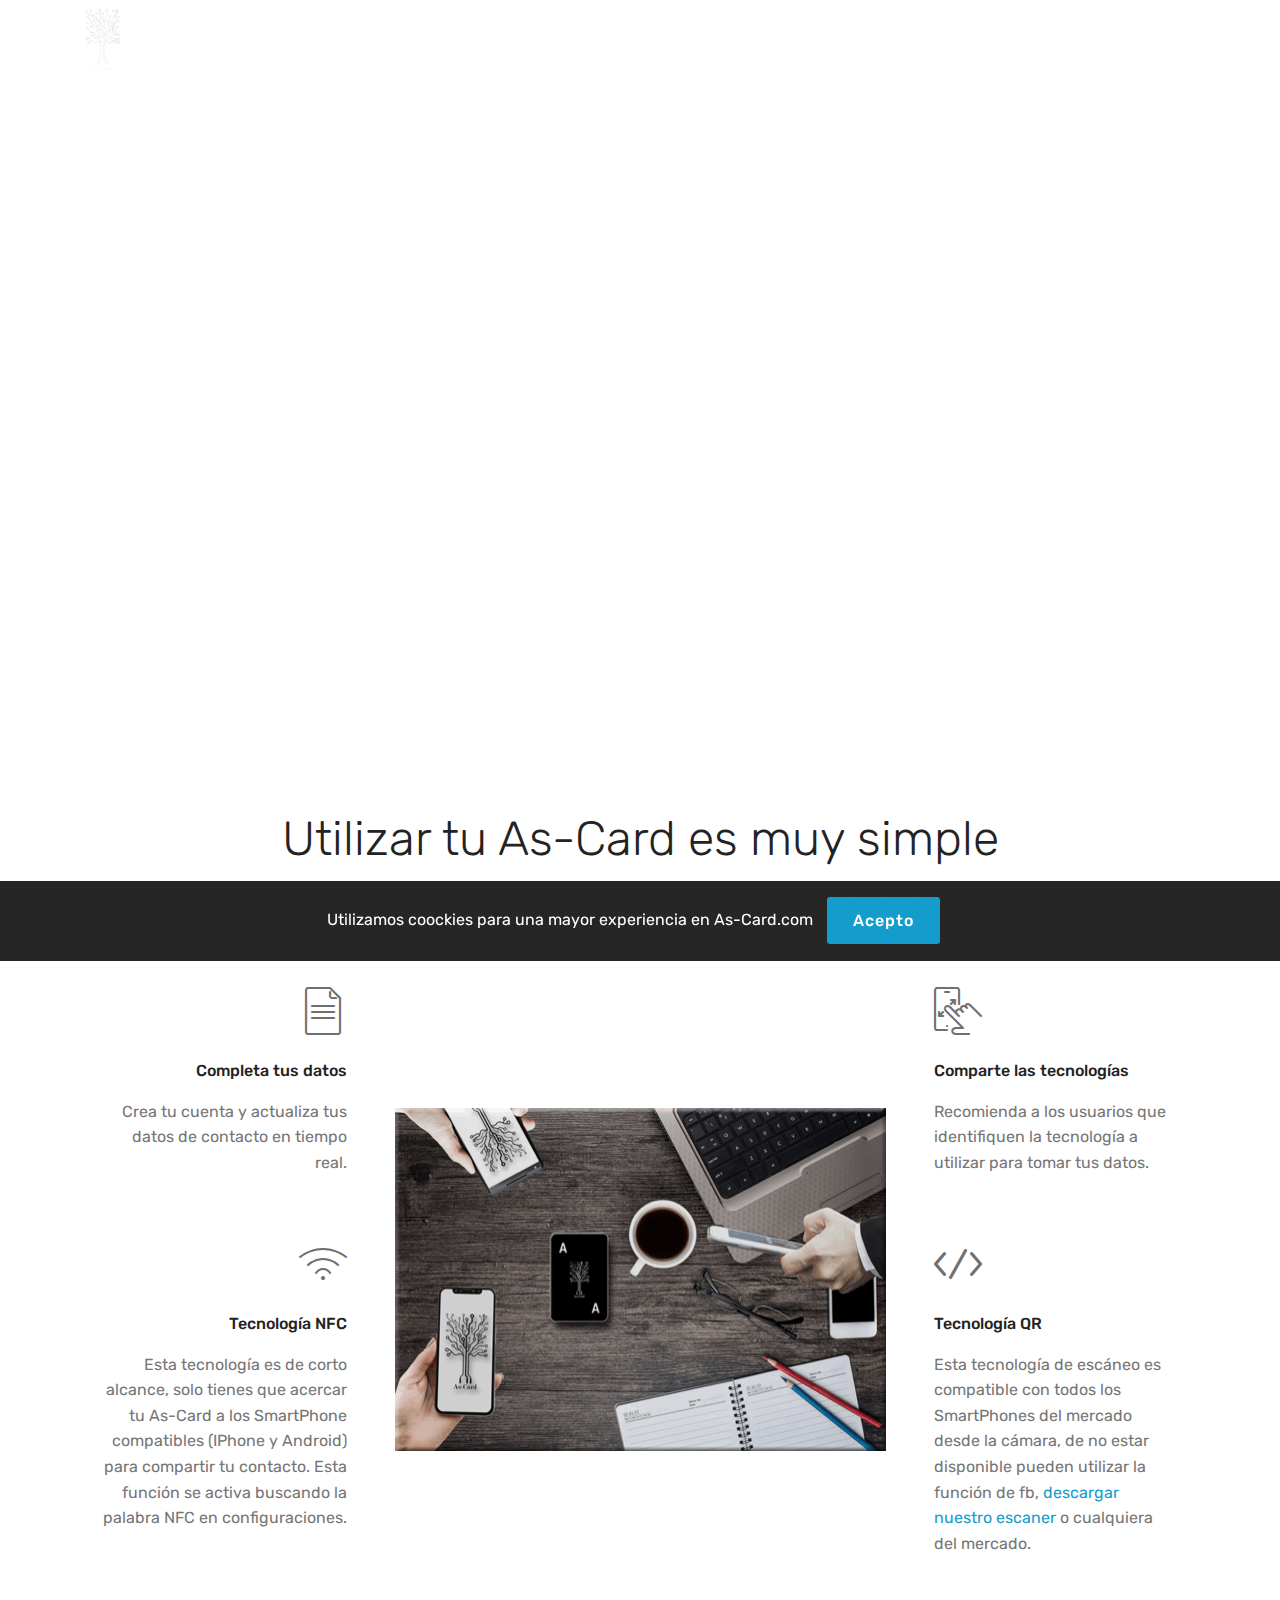
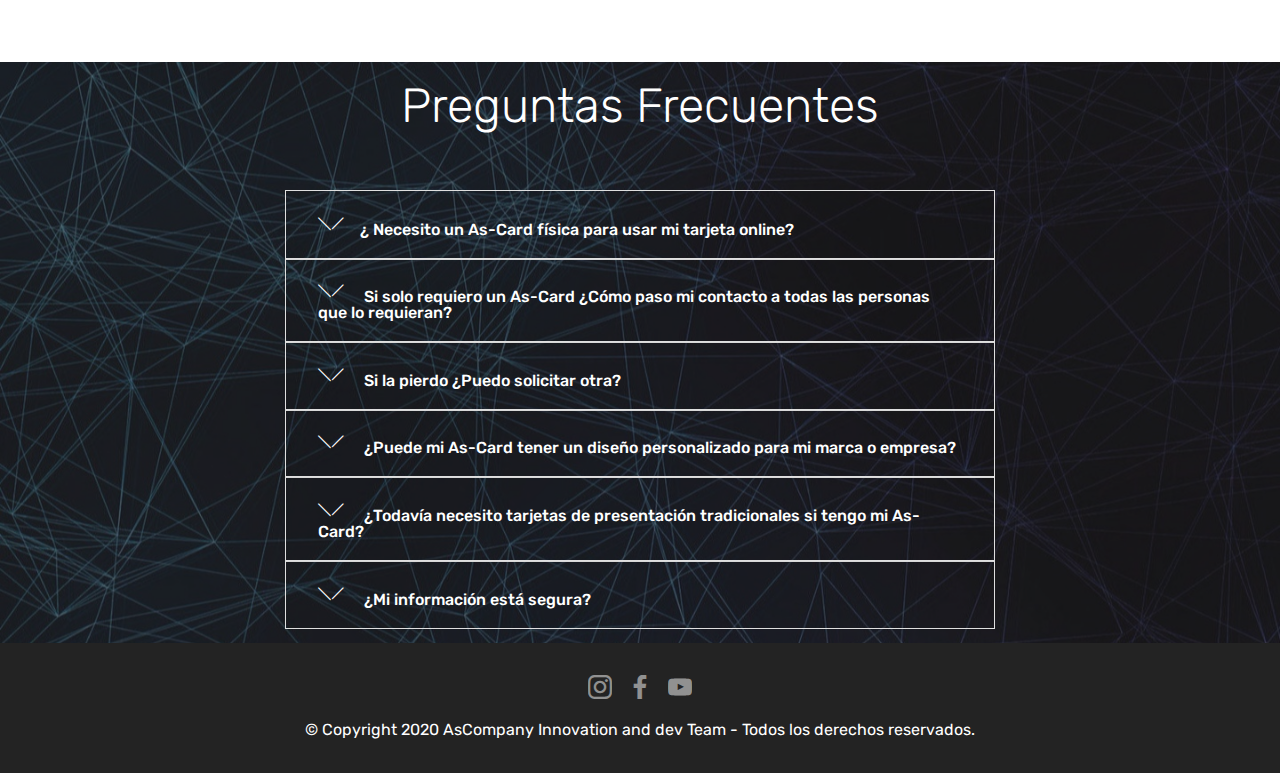
<file: HowToUse.html>
<!DOCTYPE html>
<html  >
<head>
  <!-- Site made with Mobirise Website Builder v4.11.6, https://mobirise.com -->
  <meta charset="UTF-8">
  <meta http-equiv="X-UA-Compatible" content="IE=edge">
  <meta name="generator" content="Mobirise v4.11.6, mobirise.com">
  <meta name="twitter:card" content="summary_large_image"/>
<meta name="twitter:image:src" content="assets/images/HowToUse-meta.jpg"/>
<meta property="og:image" content="assets/images/HowToUse-meta.jpg"/>
<meta name="twitter:title" content="¿Cómo se usa? - Aprende a utilizar tu As-Card en 4 sencillos pasos."/>
<meta name="viewport" content="width=device-width, initial-scale=1, minimum-scale=1">
  <link rel="shortcut icon" href="assets/images/flaticon-128x128.png" type="image/x-icon">
  <meta name="description" content="A continuación aprenderás a utilizar tu As-Card, es muy simple solo sigue los siguientes pasos...">
  
  <title>¿Cómo se usa? - Aprende a utilizar tu As-Card en 4 sencillos pasos.</title>
  <link rel="stylesheet" href="assets/web/assets/mobirise-icons-bold/mobirise-icons-bold.css">
  <link rel="stylesheet" href="assets/web/assets/mobirise-icons/mobirise-icons.css">
  <link rel="stylesheet" href="assets/bootstrap/css/bootstrap.min.css">
  <link rel="stylesheet" href="assets/bootstrap/css/bootstrap-grid.min.css">
  <link rel="stylesheet" href="assets/bootstrap/css/bootstrap-reboot.min.css">
  <link rel="stylesheet" href="assets/tether/tether.min.css">
  <link rel="stylesheet" href="assets/socicon/css/styles.css">
  <link rel="stylesheet" href="assets/dropdown/css/style.css">
  <link rel="stylesheet" href="assets/web/assets/gdpr-plugin/gdpr-styles.css">
  <link rel="stylesheet" href="assets/theme/css/style.css">
  <link rel="preload" as="style" href="assets/mobirise/css/mbr-additional.css"><link rel="stylesheet" href="assets/mobirise/css/mbr-additional.css" type="text/css">
  
  
  
</head>
<body>

<!-- Analytics -->
<!-- Global site tag (gtag.js) - Google Analytics -->
<script async src="https://www.googletagmanager.com/gtag/js?id=UA-138432587-1"></script>
<script>
  window.dataLayer = window.dataLayer || [];
  function gtag(){dataLayer.push(arguments);}
  gtag('js', new Date());

  gtag('config', 'UA-138432587-1');
</script>
<!-- /Analytics -->


  <section class="menu cid-rLuGH4agvL" once="menu" id="menu1-13">

    

    <nav class="navbar navbar-expand beta-menu navbar-dropdown align-items-center navbar-fixed-top navbar-toggleable-sm bg-color transparent">
        <button class="navbar-toggler navbar-toggler-right" type="button" data-toggle="collapse" data-target="#navbarSupportedContent" aria-controls="navbarSupportedContent" aria-expanded="false" aria-label="Toggle navigation">
            <div class="hamburger">
                <span></span>
                <span></span>
                <span></span>
                <span></span>
            </div>
        </button>
        <div class="menu-logo">
            <div class="navbar-brand">
                <span class="navbar-logo">
                    <a href="index.html">
                         <img src="assets/images/nuevaopcinblanca-122x175.png" alt="As-Card" title="" style="height: 4rem;">
                    </a>
                </span>
                <span class="navbar-caption-wrap"><a class="navbar-caption text-white display-4" href="index.html">As-Card</a></span>
            </div>
        </div>
        <div class="collapse navbar-collapse" id="navbarSupportedContent">
            <ul class="navbar-nav nav-dropdown" data-app-modern-menu="true"><li class="nav-item">
                    <a class="nav-link link text-white display-4" href="How.html">
                        ¿Cómo lo hacemos?</a>
                </li>
                <li class="nav-item">
                    <a class="nav-link link text-white display-4" href="HowToUse.html">
                        ¿Cómo se usa?</a>
                </li></ul>
            <div class="navbar-buttons mbr-section-btn"><a class="btn btn-sm btn-white-outline display-4" href="http://ascard.pythonanywhere.com/accounts/profile/"><span class="mbri-user mbr-iconfont mbr-iconfont-btn"></span>Mi cuenta</a></div>
        </div>
    </nav>
</section>

<section class="engine"><a href="https://mobirise.info/j">website templates</a></section><section class="cid-rM4nZwhN3F" id="video2-15">

    
    
    <figure class="mbr-figure align-center">
        <div class="video-block" style="width: 100%;">
            <div><iframe class="mbr-embedded-video" src="https://www.youtube.com/embed/EM0MVcgXR3M?rel=0&amp;amp;showinfo=0&amp;autoplay=0&amp;loop=0" width="1280" height="720" frameborder="0" allowfullscreen></iframe></div>
        </div>
    </figure>
</section>

<section class="features12 cid-rM4o6GfpEt" id="features12-16">
    
    

    

    <div class="container">
        <h2 class="mbr-section-title pb-2 mbr-fonts-style display-2">Utilizar tu As-Card es muy simple</h2>
        <h3 class="mbr-section-subtitle pb-3 mbr-fonts-style display-5">A continuación te explicamos cada uno de los pasos a seguir para utilizar tu As-Card correctamente.</h3>

        <div class="media-container-row pt-5">
            <div class="block-content align-right">
                <div class="card pl-3 pr-3 pb-5">
                    <div class="mbr-card-img-title">
                        <div class="card-img pb-3">
                             <span class="mbr-iconfont mbri-file"></span>
                        </div>
                        <div class="mbr-crt-title">
                            <h4 class="card-title py-2 mbr-crt-title mbr-fonts-style display-7">Completa tus datos</h4>
                        </div>
                    </div>                

                    <div class="card-box">
                        <p class="mbr-text mbr-section-text mbr-fonts-style display-7">Crea tu cuenta y actualiza tus datos de contacto en tiempo real.</p>
                    </div>
                </div>

                <div class="card pl-3 pr-3">
                    <div class="mbr-card-img-title">
                        <div class="card-img pb-3">
                            <span class="mbr-iconfont mbri-wifi"></span>
                        </div>
                        <div class="mbr-crt-title">
                            <h4 class="card-title py-2 mbr-crt-title mbr-fonts-style display-7">Tecnología NFC</h4>
                        </div>
                    </div>
                    <div class="card-box">
                        <p class="mbr-text mbr-section-text mbr-fonts-style display-7">Esta tecnología es de corto alcance, solo tienes que acercar tu As-Card a los SmartPhone compatibles (IPhone y Android) para compartir tu contacto. Esta función se activa buscando la palabra NFC en configuraciones.<br>
                        </p>
                    </div>
                </div>
            </div>

            <div class="mbr-figure m-auto" style="width: 50%;">
                <img src="assets/images/publicidad-982x687.png" alt="Mobirise" title="">
            </div>

            <div class="block-content align-left">
                <div class="card pl-3 pr-3 pb-5">
                    <div class="mbr-card-img-title">
                        <div class="card-img pb-3">
                             <span class="mbr-iconfont mbri-touch-swipe"></span>
                        </div>
                        <div class="mbr-crt-title">
                            <h4 class="card-title py-2 mbr-crt-title mbr-fonts-style display-7">Comparte las tecnologías</h4>
                        </div>
                    </div>                

                    <div class="card-box">
                        <p class="mbr-text mbr-section-text mbr-fonts-style display-7">Recomienda a los usuarios que identifiquen la tecnología a utilizar para tomar tus datos.</p>
                    </div>
                </div>

                <div class="card pl-3 pr-3">
                    <div class="mbr-card-img-title">
                        <div class="card-img pb-3">
                            <span class="mbr-iconfont mbrib-code"></span>
                        </div>
                        <div class="mbr-crt-title">
                            <h4 class="card-title py-2 mbr-crt-title mbr-fonts-style display-7">Tecnología QR</h4>
                        </div>
                    </div>
                    <div class="card-box">
                        <p class="mbr-text mbr-section-text mbr-fonts-style display-7">Esta tecnología de escáneo es compatible con todos los SmartPhones del mercado desde la cámara, de no estar disponible pueden utilizar la función de fb,&nbsp;<a href="https://play.google.com/store/apps/details?id=com.ascompany.ascanqr">descargar nuestro escaner</a> o cualquiera del mercado.</p>
                    </div>
                </div>
            </div>
        </div>
    </div>
</section>

<section class="toggle1 cid-rMsVgVgCCn" id="toggle1-1d">

    

    <div class="mbr-overlay" style="opacity: 0.6; background-color: rgb(35, 35, 35);">
    </div>
        <div class="container">
            <div class="media-container-row">
                <div class="col-12 col-md-8">
                    <div class="section-head text-center space30">
                       <h2 class="mbr-section-title pb-5 mbr-fonts-style display-2">Preguntas Frecuentes</h2>
                    </div>
                    <div class="clearfix"></div>
                    <div id="bootstrap-toggle" class="toggle-panel accordionStyles tab-content">
                        <div class="card">
                            <div class="card-header" role="tab" id="headingOne">
                                <a role="button" class="collapsed panel-title text-black" data-toggle="collapse" data-core="" href="#collapse1_13" aria-expanded="false" aria-controls="collapse1">
                                    <h4 class="mbr-fonts-style display-7">
                                        <span class="sign mbr-iconfont mbri-arrow-down inactive"></span>¿ Necesito un As-Card física para usar mi tarjeta online?</h4>
                                </a>
                            </div>
                            <div id="collapse1_13" class="panel-collapse noScroll collapse" role="tabpanel" aria-labelledby="headingOne">
                                <div class="panel-body p-4">
                                    <p class="mbr-fonts-style panel-text display-7">
                                       No, puedes crear y utilizar tu perfil sin la necesidad de un As-Card, sin embargo el precio por tu tarjeta digital es completo. <br>Te recomendamos adquirirla para que ingreses tu código y seas acreedor a un descuento permanente del 33.3%</p>
                                </div>
                            </div>
                        </div>
                        <div class="card">
                            <div class="card-header" role="tab" id="headingTwo">
                                <a role="button" class="collapsed panel-title text-black" data-toggle="collapse" data-core="" href="#collapse2_13" aria-expanded="false" aria-controls="collapse2">
                                    <h4 class="mbr-fonts-style display-7">
                                        <span class="sign mbr-iconfont mbri-arrow-down inactive"></span>&nbsp;Si solo requiero un As-Card ¿Cómo paso mi contacto a todas las personas que lo requieran?</h4>
                                </a>

                            </div>
                            <div id="collapse2_13" class="panel-collapse noScroll collapse" role="tabpanel" aria-labelledby="headingTwo">
                                <div class="panel-body p-4">
                                    <p class="mbr-fonts-style panel-text display-7">Es muy simple, trabajamos con la tecnología QR que tus clientes potenciales podrán escanear con su cámara de celular de iPhone y Android que a veces requiere alguna aplicación de lector y NFC (Comunicación de corto alcance) que está disponible en miles de SmartPhone, iPhone 7 y superiores, solo debes acercar tu As-Card a los mismos para que los dirija automáticamente.<br>Para más información consulta la pestaña de ¿Cómo lo hacemos?</p>
                                </div>
                            </div>
                        </div>
                        <div class="card">
                            <div class="card-header" role="tab" id="headingThree">
                                <a role="button" class="collapsed panel-title text-black" data-toggle="collapse" data-core="" href="#collapse3_13" aria-expanded="false" aria-controls="collapse3">
                                    <h4 class="mbr-fonts-style display-7">
                                        <span class="sign mbr-iconfont mbri-arrow-down inactive"></span>&nbsp;Si la pierdo ¿Puedo solicitar otra?</h4>
                                </a>
                            </div>
                            <div id="collapse3_13" class="panel-collapse noScroll collapse" role="tabpanel" aria-labelledby="headingThree">
                                <div class="panel-body p-4">
                                    <p class="mbr-fonts-style panel-text display-7">Solo tienes que volver a comprar un As-Card, en cualquiera de nuestros puntos de venta o <a href="buy.html">en linea</a>, una vez que la tengas deberás <a href="http://ascard.pythonanywhere.com/accounts/signup/">registrarte</a> e ingresar el código de activación para vincularla a tu tarjeta digital.</p>
                                </div>
                            </div>
                        </div>
                        <div class="card">
                            <div class="card-header" role="tab" id="headingThree">
                                <a role="button" class="collapsed panel-title text-black" data-toggle="collapse" data-core="" href="#collapse4_13" aria-expanded="false" aria-controls="collapse4">
                                    <h4 class="mbr-fonts-style display-7">
                                        <span class="sign mbr-iconfont mbri-arrow-down inactive"></span>&nbsp;¿Puede mi As-Card tener un diseño personalizado para mi marca o empresa?</h4>
                                </a>
                            </div>
                            <div id="collapse4_13" class="panel-collapse noScroll collapse" role="tabpanel" aria-labelledby="headingThree">
                                <div class="panel-body p-4">
                                    <p class="mbr-fonts-style panel-text display-7">
                                       Sí es posible. Simplemente ordena uno de los Modelos personalizados en lugar de los Díseños coleccionables.<br><br>Una vez que realices tu compra mándanos tu diseño respetando el espacio de al menos 15mm x 15mm en la tarjeta para insertar el código QR.&nbsp;<br>Puedes diseñar tu tarjeta en nuestro <a href="Designer.html">Diseñador Web Gratuito</a> y guardar la imagen para que nos la envíes una vez realizada tu <a href="buy.html">compra</a>.</p>
                                </div>
                            </div>
                        </div>
                        <div class="card">
                            <div class="card-header" role="tab" id="headingThree">
                                <a role="button" class="collapsed panel-title text-black" data-toggle="collapse" data-core="" href="#collapse5_13" aria-expanded="false" aria-controls="collapse5">
                                    <h4 class="mbr-fonts-style display-7">
                                        <span class="sign mbr-iconfont mbri-arrow-down inactive"></span>&nbsp;¿Todavía necesito tarjetas de presentación tradicionales si tengo mi As-Card?</h4>
                                </a>
                            </div>
                            <div id="collapse5_13" class="panel-collapse noScroll collapse" role="tabpanel" aria-labelledby="headingThree">
                                <div class="panel-body p-4">
                                    <p class="mbr-fonts-style panel-text display-7">As-Card está diseñada para ser suplementaria a sus tarjetas de presentación tradicionales, por lo cuál puede ser la herramienta adecuada en conjunto.
<br>
<br>Sin embargo, algunas personas han decidido deshacerse de las tarjetas de presentación tradicionales.&nbsp;</p>
                                </div>
                            </div>
                        </div>
                        <div class="card">
                            <div class="card-header" role="tab" id="headingThree">
                                <a role="button" class="collapsed panel-title text-black" data-toggle="collapse" data-core="" href="#collapse6_13" aria-expanded="false" aria-controls="collapse6">
                                    <h4 class="mbr-fonts-style display-7">
                                        <span class="sign mbr-iconfont mbri-arrow-down inactive"></span>&nbsp;¿Mi información está segura?</h4>
                                </a>
                            </div>
                            <div id="collapse6_13" class="panel-collapse noScroll collapse" role="tabpanel" aria-labelledby="headingThree">
                                <div class="panel-body p-4">
                                    <p class="mbr-fonts-style panel-text display-7">As-Card es muy segura y protegida. Solo funciona cuando está a 10 cm de un dispositivo compatible o se escanea su código QR. 
<br>
<br>Además, no hay información financiera almacenada en As-Card: toda la información que proporciona son típicamente detalles que tendrá en cualquiera de sus tarjetas de presentación tradicionales.</p>
                                </div>
                            </div>
                        </div>
                    </div>
                </div>
            </div>
        </div>
</section>

<section once="footers" class="cid-rLIlDm4CFt" id="footer7-14">

    

    

    <div class="container">
        <div class="media-container-row align-center mbr-white">
            
            <div class="row social-row">
                <div class="social-list align-right pb-2">
                    
                    
                    
                    
                    
                    
                <div class="soc-item">
                        <a href="https://www.instagram.com/ascardmx/" target="_blank">
                            <span class="mbr-iconfont mbr-iconfont-social socicon-instagram socicon"></span>
                        </a>
                    </div><div class="soc-item">
                        <a href="https://www.facebook.com/as.card.mx/" target="_blank">
                            <span class="mbr-iconfont mbr-iconfont-social socicon-facebook socicon"></span>
                        </a>
                    </div><div class="soc-item">
                        <a href="https://www.youtube.com/channel/UCc4CtnX0hwTuHUK3UaX5MQg?view_as=subscriber" target="_blank">
                            <span class="mbr-iconfont mbr-iconfont-social socicon-youtube socicon"></span>
                        </a>
                    </div></div>
            </div>
            <div class="row row-copirayt">
                <p class="mbr-text mb-0 mbr-fonts-style mbr-white align-center display-7">
                    © Copyright 2020 AsCompany Innovation and dev Team - Todos los derechos reservados.</p>
            </div>
        </div>
    </div>
</section>


  <script src="assets/web/assets/jquery/jquery.min.js"></script>
  <script src="assets/popper/popper.min.js"></script>
  <script src="assets/bootstrap/js/bootstrap.min.js"></script>
  <script src="assets/tether/tether.min.js"></script>
  <script src="assets/web/assets/cookies-alert-plugin/cookies-alert-core.js"></script>
  <script src="assets/web/assets/cookies-alert-plugin/cookies-alert-script.js"></script>
  <script src="assets/dropdown/js/nav-dropdown.js"></script>
  <script src="assets/dropdown/js/navbar-dropdown.js"></script>
  <script src="assets/touchswipe/jquery.touch-swipe.min.js"></script>
  <script src="assets/mbr-switch-arrow/mbr-switch-arrow.js"></script>
  <script src="assets/smoothscroll/smooth-scroll.js"></script>
  <script src="assets/theme/js/script.js"></script>
  
  
<input name="cookieData" type="hidden" data-cookie-customDialogSelector='null' data-cookie-colorText='#ffffff' data-cookie-colorBg='rgba(35, 35, 35, 0.99)' data-cookie-textButton='Acepto' data-cookie-colorButton='' data-cookie-colorLink='#149dcc' data-cookie-underlineLink='true' data-cookie-text="Utilizamos coockies para una mayor experiencia en As-Card.com 
">
  </body>
</html>
</file>
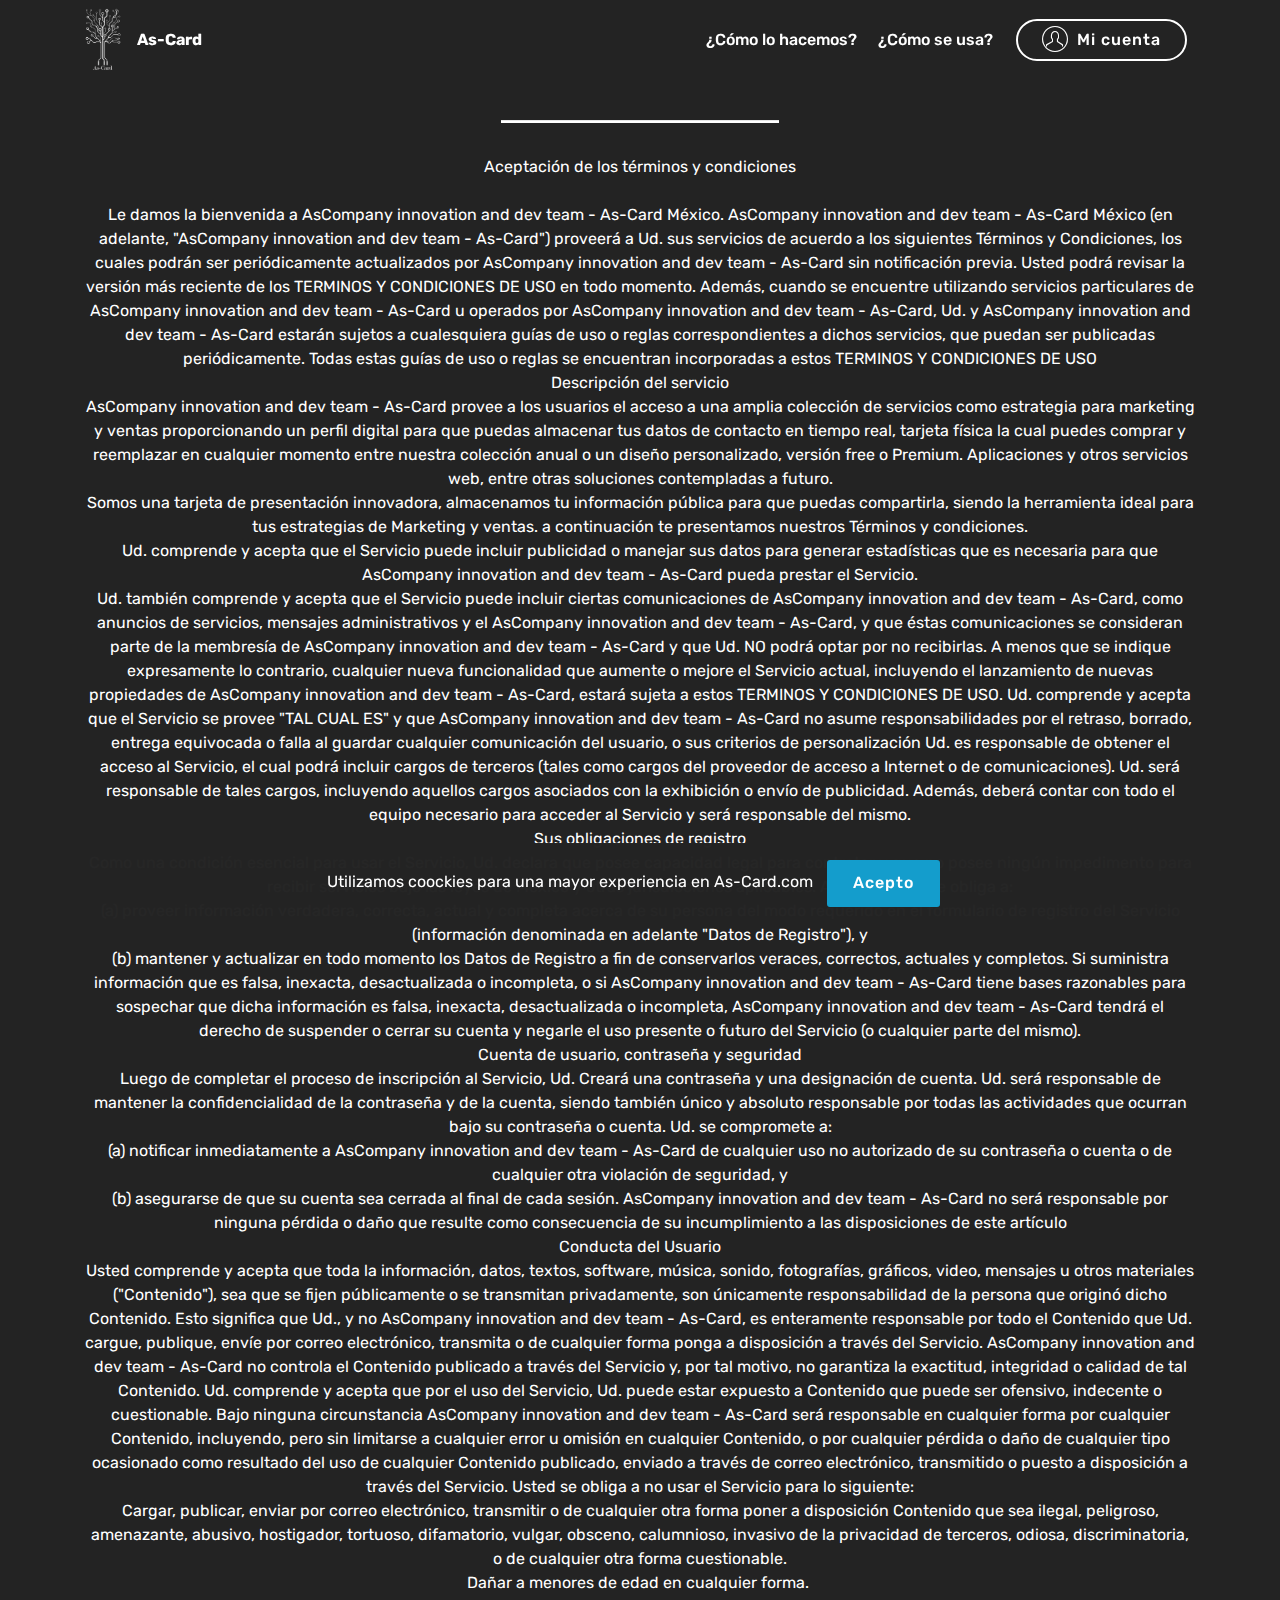
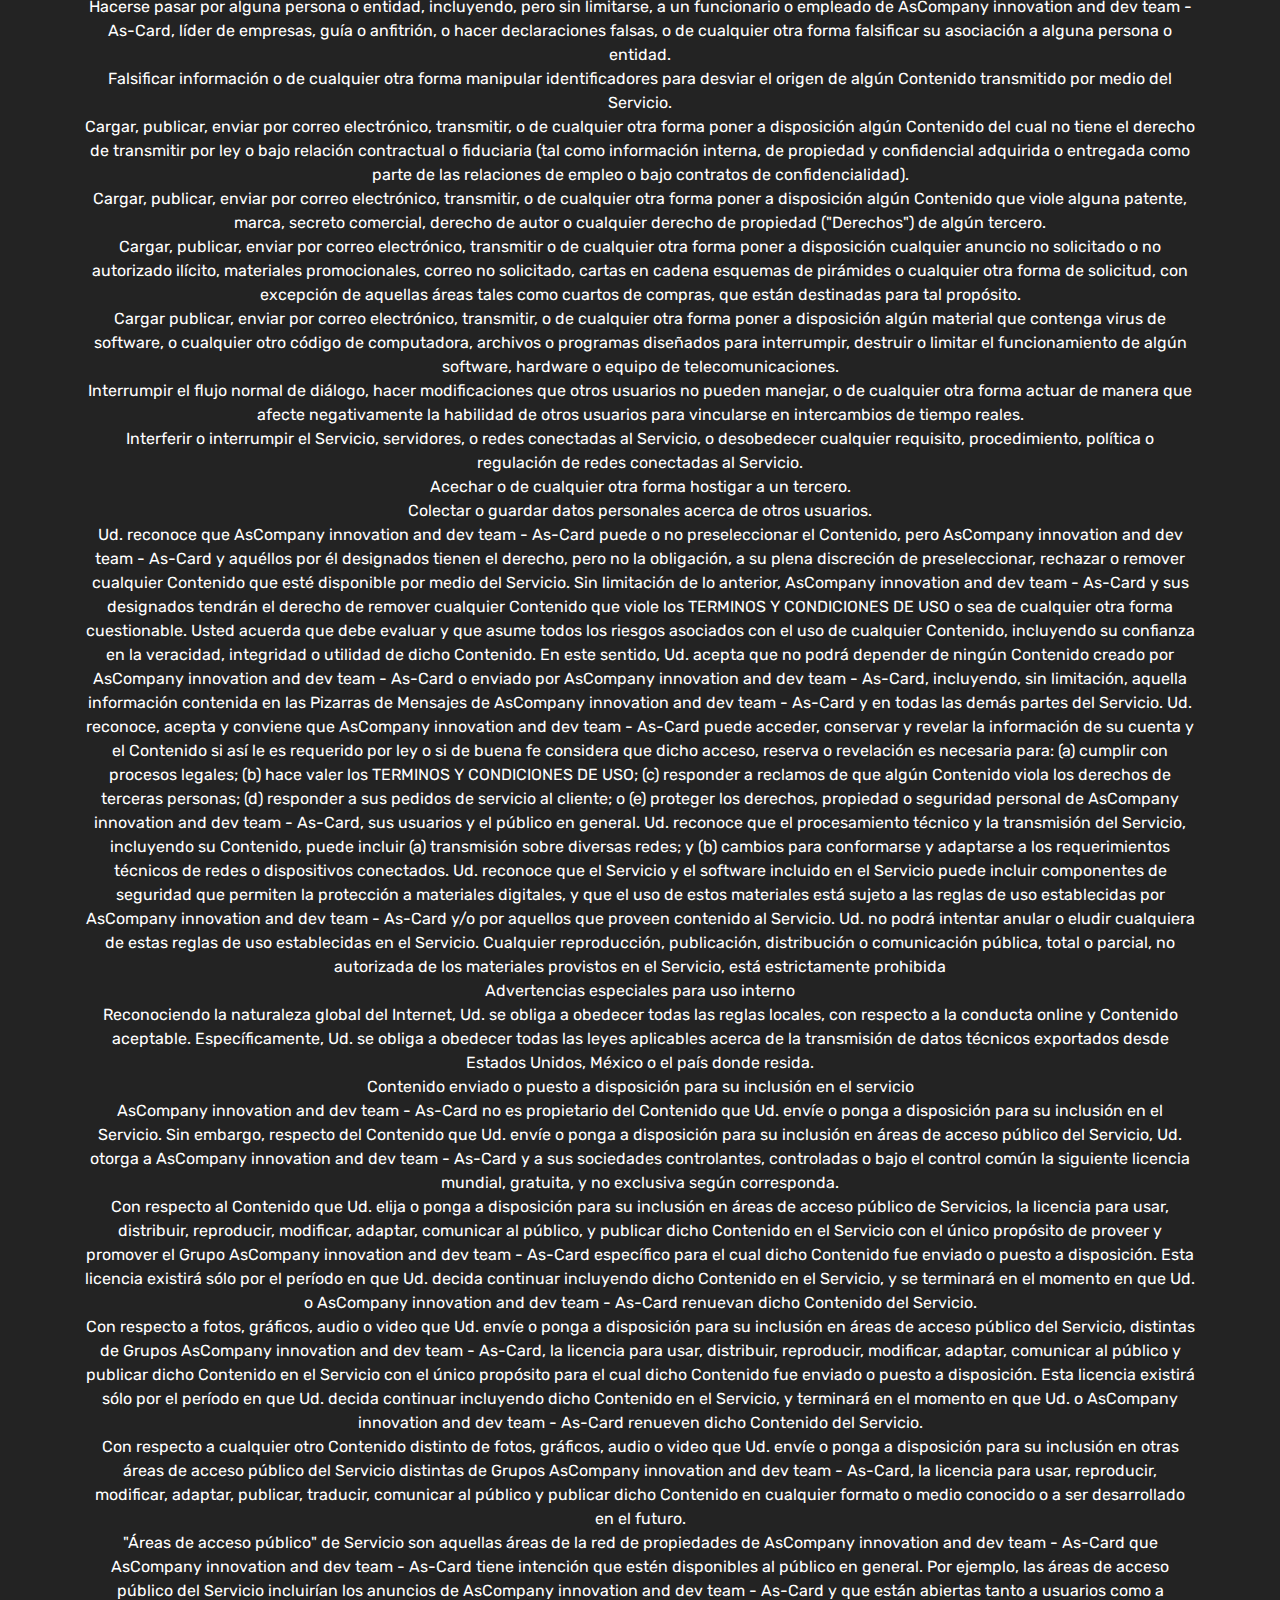
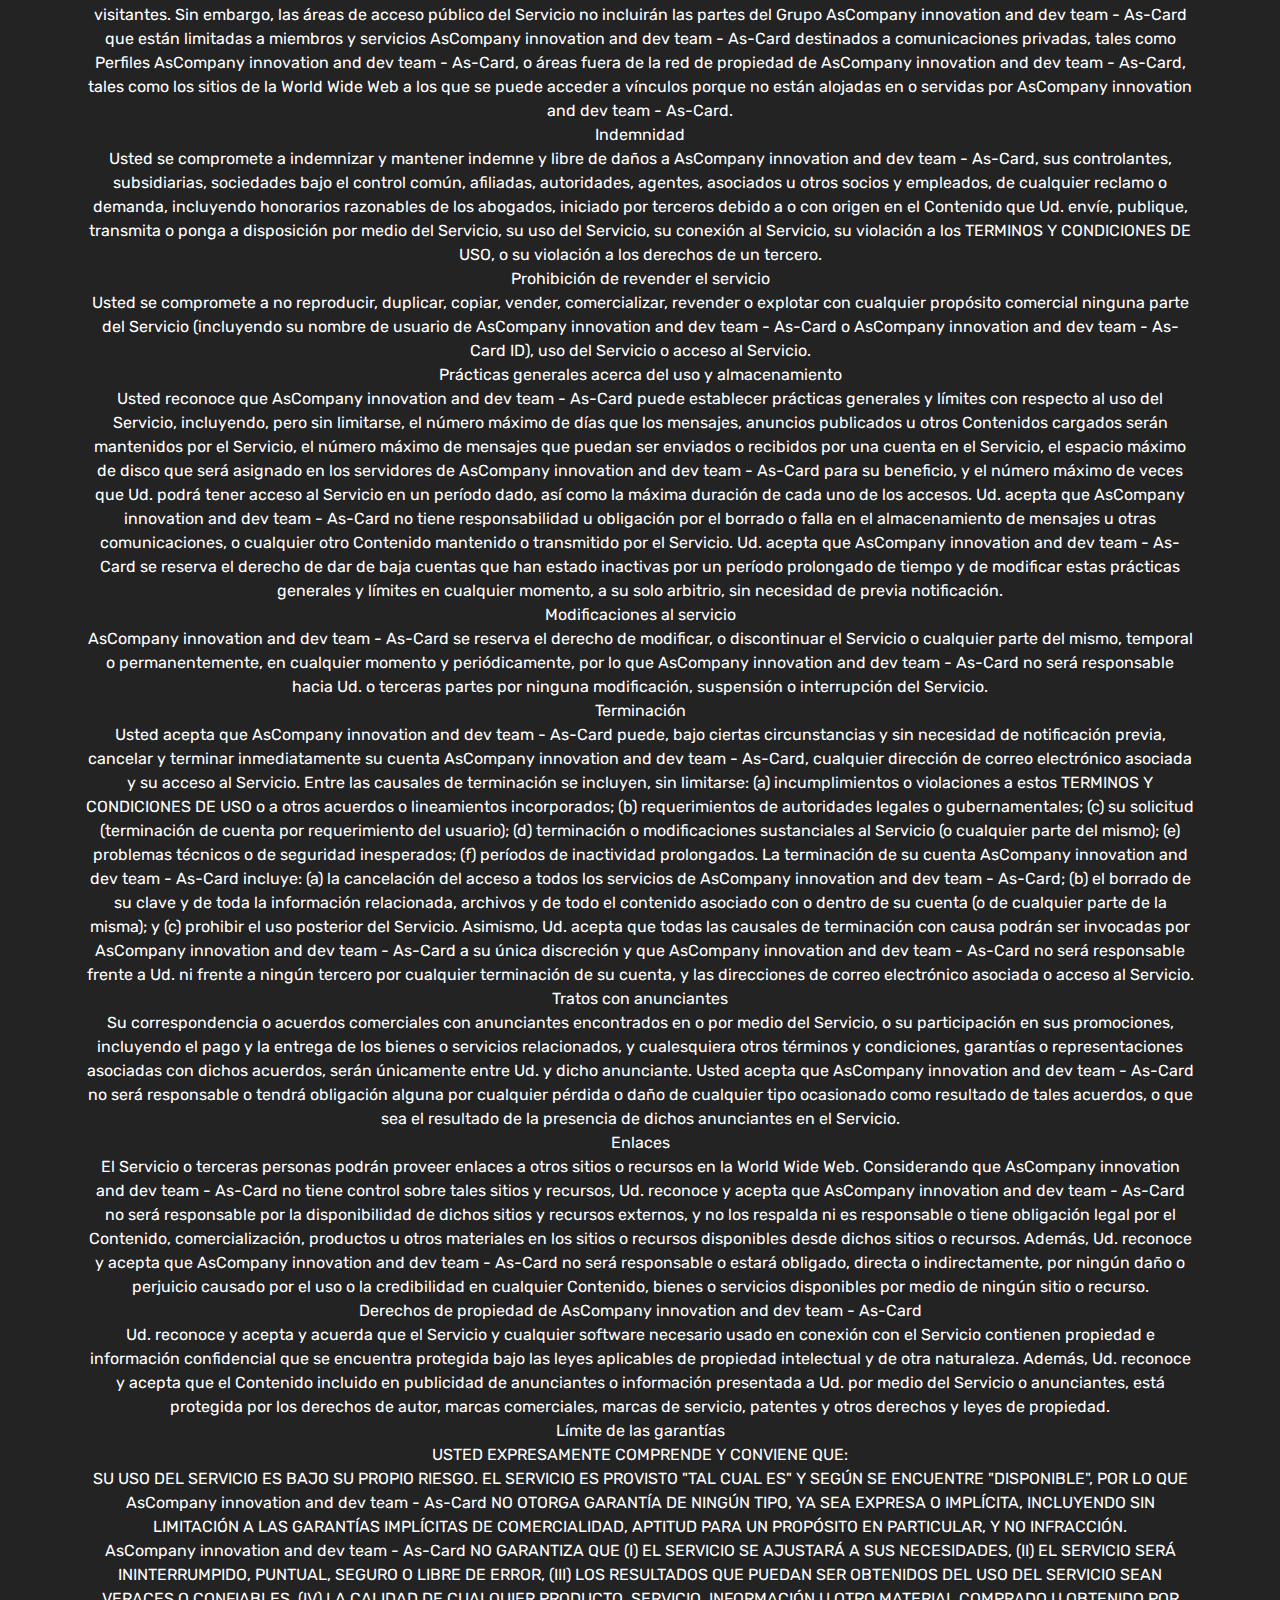
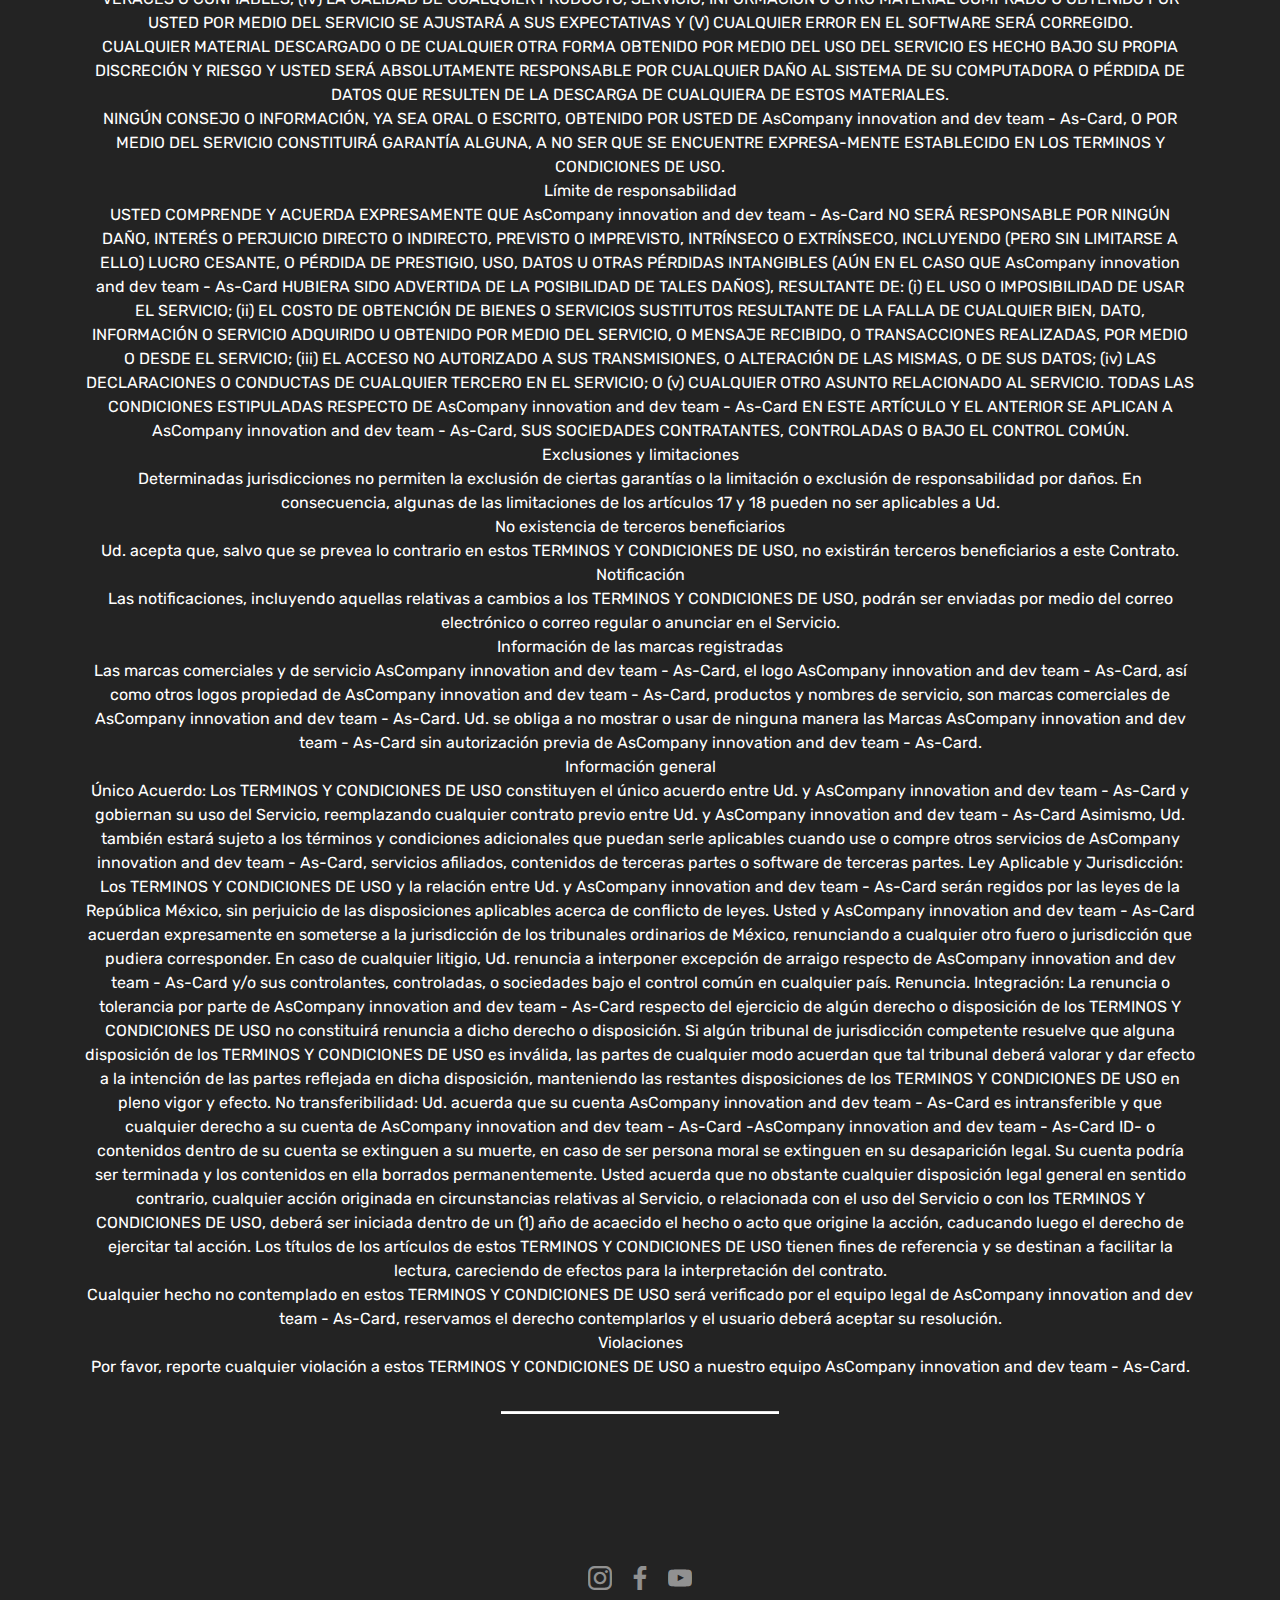
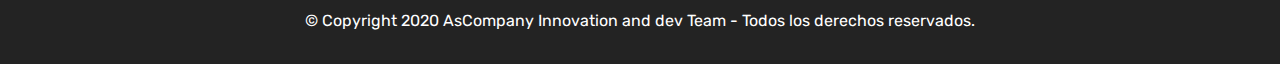
<file: tyc.html>
<!DOCTYPE html>
<html  >
<head>
  <!-- Site made with Mobirise Website Builder v4.11.6, https://mobirise.com -->
  <meta charset="UTF-8">
  <meta http-equiv="X-UA-Compatible" content="IE=edge">
  <meta name="generator" content="Mobirise v4.11.6, mobirise.com">
  <meta name="viewport" content="width=device-width, initial-scale=1, minimum-scale=1">
  <link rel="shortcut icon" href="assets/images/flaticon-128x128.png" type="image/x-icon">
  <meta name="description" content="Somos una tarjeta de presentación innovadora, almacenamos tu información pública para que puedas compartirla, siendo la herramienta ideal para tus estrategias de Marketing y ventas.">
  
  <title>Términos y condiciones </title>
  <link rel="stylesheet" href="assets/web/assets/mobirise-icons/mobirise-icons.css">
  <link rel="stylesheet" href="assets/bootstrap/css/bootstrap.min.css">
  <link rel="stylesheet" href="assets/bootstrap/css/bootstrap-grid.min.css">
  <link rel="stylesheet" href="assets/bootstrap/css/bootstrap-reboot.min.css">
  <link rel="stylesheet" href="assets/web/assets/gdpr-plugin/gdpr-styles.css">
  <link rel="stylesheet" href="assets/tether/tether.min.css">
  <link rel="stylesheet" href="assets/dropdown/css/style.css">
  <link rel="stylesheet" href="assets/socicon/css/styles.css">
  <link rel="stylesheet" href="assets/theme/css/style.css">
  <link rel="preload" as="style" href="assets/mobirise/css/mbr-additional.css"><link rel="stylesheet" href="assets/mobirise/css/mbr-additional.css" type="text/css">
  
  
  
</head>
<body>

<!-- Analytics -->
<!-- Global site tag (gtag.js) - Google Analytics -->
<script async src="https://www.googletagmanager.com/gtag/js?id=UA-138432587-1"></script>
<script>
  window.dataLayer = window.dataLayer || [];
  function gtag(){dataLayer.push(arguments);}
  gtag('js', new Date());

  gtag('config', 'UA-138432587-1');
</script>
<!-- /Analytics -->


  <section class="menu cid-rLuGH4agvL" once="menu" id="menu1-1e">

    

    <nav class="navbar navbar-expand beta-menu navbar-dropdown align-items-center navbar-fixed-top navbar-toggleable-sm bg-color transparent">
        <button class="navbar-toggler navbar-toggler-right" type="button" data-toggle="collapse" data-target="#navbarSupportedContent" aria-controls="navbarSupportedContent" aria-expanded="false" aria-label="Toggle navigation">
            <div class="hamburger">
                <span></span>
                <span></span>
                <span></span>
                <span></span>
            </div>
        </button>
        <div class="menu-logo">
            <div class="navbar-brand">
                <span class="navbar-logo">
                    <a href="index.html">
                         <img src="assets/images/nuevaopcinblanca-122x175.png" alt="As-Card" title="" style="height: 4rem;">
                    </a>
                </span>
                <span class="navbar-caption-wrap"><a class="navbar-caption text-white display-4" href="index.html">As-Card</a></span>
            </div>
        </div>
        <div class="collapse navbar-collapse" id="navbarSupportedContent">
            <ul class="navbar-nav nav-dropdown" data-app-modern-menu="true"><li class="nav-item">
                    <a class="nav-link link text-white display-4" href="How.html">
                        ¿Cómo lo hacemos?</a>
                </li>
                <li class="nav-item">
                    <a class="nav-link link text-white display-4" href="HowToUse.html">
                        ¿Cómo se usa?</a>
                </li></ul>
            <div class="navbar-buttons mbr-section-btn"><a class="btn btn-sm btn-white-outline display-4" href="http://ascard.pythonanywhere.com/accounts/profile/"><span class="mbri-user mbr-iconfont mbr-iconfont-btn"></span>Mi cuenta</a></div>
        </div>
    </nav>
</section>

<section class="engine"><a href="https://mobirise.info/o">free portfolio web templates</a></section><section class="mbr-section article content10 cid-rMt4jTMnlP" id="content10-1g">
    
     

    <div class="container">
        <div class="inner-container" style="width: 100%;">
            <hr class="line" style="width: 25%;">
            <div class="section-text align-center mbr-white mbr-fonts-style display-7">Aceptación de los términos y condiciones<br><br>
<div>
</div><div>Le damos la bienvenida a AsCompany innovation and dev team - As-Card México. AsCompany innovation and dev team - As-Card México (en adelante, "AsCompany innovation and dev team - As-Card") proveerá a Ud. sus servicios de acuerdo a los siguientes Términos y Condiciones, los cuales podrán ser periódicamente actualizados por AsCompany innovation and dev team - As-Card sin notificación previa. Usted podrá revisar la versión más reciente de los TERMINOS Y CONDICIONES DE USO en todo momento. Además, cuando se encuentre utilizando servicios particulares de AsCompany innovation and dev team - As-Card u operados por AsCompany innovation and dev team - As-Card, Ud. y AsCompany innovation and dev team - As-Card estarán sujetos a cualesquiera guías de uso o reglas correspondientes a dichos servicios, que puedan ser publicadas periódicamente. Todas estas guías de uso o reglas se encuentran incorporadas a estos TERMINOS Y CONDICIONES DE USO
</div><div>
</div><div>
</div><div>
</div><div>Descripción del servicio
</div><div>
</div><div>AsCompany innovation and dev team - As-Card provee a los usuarios el acceso a una amplia colección de servicios como estrategia para marketing y ventas proporcionando un perfil digital para que puedas almacenar tus datos de contacto en tiempo real, tarjeta física la cual puedes comprar y reemplazar en cualquier momento entre nuestra colección anual o un diseño personalizado, versión free o Premium. Aplicaciones y otros servicios web, entre otras soluciones contempladas a futuro.
</div><div>
</div><div>Somos una tarjeta de presentación innovadora, almacenamos tu información pública para que puedas compartirla, siendo la herramienta ideal para tus estrategias de Marketing y ventas. a continuación te presentamos nuestros Términos y condiciones.
</div><div>
</div><div>
</div><div>Ud. comprende y acepta que el Servicio puede incluir publicidad o manejar sus datos para generar estadísticas que es necesaria para que AsCompany innovation and dev team - As-Card pueda prestar el Servicio.
</div><div>
</div><div>Ud. también comprende y acepta que el Servicio puede incluir ciertas comunicaciones de AsCompany innovation and dev team - As-Card, como anuncios de servicios, mensajes administrativos y el AsCompany innovation and dev team - As-Card, y que éstas comunicaciones se consideran parte de la membresía de AsCompany innovation and dev team - As-Card y que Ud. NO podrá optar por no recibirlas. A menos que se indique expresamente lo contrario, cualquier nueva funcionalidad que aumente o mejore el Servicio actual, incluyendo el lanzamiento de nuevas propiedades de AsCompany innovation and dev team - As-Card, estará sujeta a estos TERMINOS Y CONDICIONES DE USO. Ud. comprende y acepta que el Servicio se provee "TAL CUAL ES" y que AsCompany innovation and dev team - As-Card no asume responsabilidades por el retraso, borrado, entrega equivocada o falla al guardar cualquier comunicación del usuario, o sus criterios de personalización Ud. es responsable de obtener el acceso al Servicio, el cual podrá incluir cargos de terceros (tales como cargos del proveedor de acceso a Internet o de comunicaciones). Ud. será responsable de tales cargos, incluyendo aquellos cargos asociados con la exhibición o envío de publicidad. Además, deberá contar con todo el equipo necesario para acceder al Servicio y será responsable del mismo.
</div><div>
</div><div>
</div><div>Sus obligaciones de registro
</div><div>
</div><div>Como una condición esencial para usar el Servicio, Ud. declara que posee capacidad legal para contratar y que no posee ningún impedimento para recibir servicios bajo las leyes de México y otras jurisdicciones aplicables. Asimismo, Ud. se obliga a:
</div><div>
</div><div>(a) proveer información verdadera, correcta, actual y completa acerca de su persona del modo requerido en el formulario de registro del Servicio (información denominada en adelante "Datos de Registro"), y
</div><div>
</div><div>(b) mantener y actualizar en todo momento los Datos de Registro a fin de conservarlos veraces, correctos, actuales y completos. Si suministra información que es falsa, inexacta, desactualizada o incompleta, o si AsCompany innovation and dev team - As-Card tiene bases razonables para sospechar que dicha información es falsa, inexacta, desactualizada o incompleta, AsCompany innovation and dev team - As-Card tendrá el derecho de suspender o cerrar su cuenta y negarle el uso presente o futuro del Servicio (o cualquier parte del mismo).
</div><div>
</div><div>
</div><div>
</div><div>Cuenta de usuario, contraseña y seguridad
</div><div>
</div><div>Luego de completar el proceso de inscripción al Servicio, Ud. Creará una contraseña y una designación de cuenta. Ud. será responsable de mantener la confidencialidad de la contraseña y de la cuenta, siendo también único y absoluto responsable por todas las actividades que ocurran bajo su contraseña o cuenta. Ud. se compromete a:
</div><div>
</div><div>(a) notificar inmediatamente a AsCompany innovation and dev team - As-Card de cualquier uso no autorizado de su contraseña o cuenta o de cualquier otra violación de seguridad, y
</div><div>
</div><div>(b) asegurarse de que su cuenta sea cerrada al final de cada sesión. AsCompany innovation and dev team - As-Card no será responsable por ninguna pérdida o daño que resulte como consecuencia de su incumplimiento a las disposiciones de este artículo
</div><div>
</div><div>
</div><div>Conducta del Usuario
</div><div>
</div><div>Usted comprende y acepta que toda la información, datos, textos, software, música, sonido, fotografías, gráficos, video, mensajes u otros materiales ("Contenido"), sea que se fijen públicamente o se transmitan privadamente, son únicamente responsabilidad de la persona que originó dicho Contenido. Esto significa que Ud., y no AsCompany innovation and dev team - As-Card, es enteramente responsable por todo el Contenido que Ud. cargue, publique, envíe por correo electrónico, transmita o de cualquier forma ponga a disposición a través del Servicio. AsCompany innovation and dev team - As-Card no controla el Contenido publicado a través del Servicio y, por tal motivo, no garantiza la exactitud, integridad o calidad de tal Contenido. Ud. comprende y acepta que por el uso del Servicio, Ud. puede estar expuesto a Contenido que puede ser ofensivo, indecente o cuestionable. Bajo ninguna circunstancia AsCompany innovation and dev team - As-Card será responsable en cualquier forma por cualquier Contenido, incluyendo, pero sin limitarse a cualquier error u omisión en cualquier Contenido, o por cualquier pérdida o daño de cualquier tipo ocasionado como resultado del uso de cualquier Contenido publicado, enviado a través de correo electrónico, transmitido o puesto a disposición a través del Servicio. Usted se obliga a no usar el Servicio para lo siguiente:   
</div><div>
</div><div>Cargar, publicar, enviar por correo electrónico, transmitir o de cualquier otra forma poner a disposición Contenido que sea ilegal, peligroso, amenazante, abusivo, hostigador, tortuoso, difamatorio, vulgar, obsceno, calumnioso, invasivo de la privacidad de terceros, odiosa, discriminatoria, o de cualquier otra forma cuestionable.
</div><div>
<span style="font-size: 1rem;">Dañar a menores de edad en cualquier forma.&nbsp;</span></div><div>
</div><div>Hacerse pasar por alguna persona o entidad, incluyendo, pero sin limitarse, a un funcionario o empleado de AsCompany innovation and dev team - As-Card, líder de empresas, guía o anfitrión, o hacer declaraciones falsas, o de cualquier otra forma falsificar su asociación a alguna persona o entidad.
</div><div>
</div><div>Falsificar información o de cualquier otra forma manipular identificadores para desviar el origen de algún Contenido transmitido por medio del Servicio.
</div><div>
</div><div>Cargar, publicar, enviar por correo electrónico, transmitir, o de cualquier otra forma poner a disposición algún Contenido del cual no tiene el derecho de transmitir por ley o bajo relación contractual o fiduciaria (tal como información interna, de propiedad y confidencial adquirida o entregada como parte de las relaciones de empleo o bajo contratos de confidencialidad).
</div><div>
</div><div>Cargar, publicar, enviar por correo electrónico, transmitir, o de cualquier otra forma poner a disposición algún Contenido que viole alguna patente, marca, secreto comercial, derecho de autor o cualquier derecho de propiedad ("Derechos") de algún tercero.
</div><div>
</div><div>Cargar, publicar, enviar por correo electrónico, transmitir o de cualquier otra forma poner a disposición cualquier anuncio no solicitado o no autorizado ilícito, materiales promocionales, correo no solicitado, cartas en cadena esquemas de pirámides o cualquier otra forma de solicitud, con excepción de aquellas áreas tales como cuartos de compras, que están destinadas para tal propósito.
</div><div>
</div><div>Cargar publicar, enviar por correo electrónico, transmitir, o de cualquier otra forma poner a disposición algún material que contenga virus de software, o cualquier otro código de computadora, archivos o programas diseñados para interrumpir, destruir o limitar el funcionamiento de algún software, hardware o equipo de telecomunicaciones.
</div><div>
</div><div>Interrumpir el flujo normal de diálogo, hacer modificaciones que otros usuarios no pueden manejar, o de cualquier otra forma actuar de manera que afecte negativamente la habilidad de otros usuarios para vincularse en intercambios de tiempo reales.
</div><div>
</div><div>Interferir o interrumpir el Servicio, servidores, o redes conectadas al Servicio, o desobedecer cualquier requisito, procedimiento, política o regulación de redes conectadas al Servicio.
</div><div>
</div><div>Acechar o de cualquier otra forma hostigar a un tercero.
</div><div>
</div><div>Colectar o guardar datos personales acerca de otros usuarios.
</div><div>
</div><div>Ud. reconoce que AsCompany innovation and dev team - As-Card puede o no preseleccionar el Contenido, pero AsCompany innovation and dev team - As-Card y aquéllos por él designados tienen el derecho, pero no la obligación, a su plena discreción de preseleccionar, rechazar o remover cualquier Contenido que esté disponible por medio del Servicio. Sin limitación de lo anterior, AsCompany innovation and dev team - As-Card y sus designados tendrán el derecho de remover cualquier Contenido que viole los TERMINOS Y CONDICIONES DE USO o sea de cualquier otra forma cuestionable. Usted acuerda que debe evaluar y que asume todos los riesgos asociados con el uso de cualquier Contenido, incluyendo su confianza en la veracidad, integridad o utilidad de dicho Contenido. En este sentido, Ud. acepta que no podrá depender de ningún Contenido creado por AsCompany innovation and dev team - As-Card o enviado por AsCompany innovation and dev team - As-Card, incluyendo, sin limitación, aquella información contenida en las Pizarras de Mensajes de AsCompany innovation and dev team - As-Card y en todas las demás partes del Servicio. Ud. reconoce, acepta y conviene que AsCompany innovation and dev team - As-Card puede acceder, conservar y revelar la información de su cuenta y el Contenido si así le es requerido por ley o si de buena fe considera que dicho acceso, reserva o revelación es necesaria para: (a) cumplir con procesos legales; (b) hace valer los TERMINOS Y CONDICIONES DE USO; (c) responder a reclamos de que algún Contenido viola los derechos de terceras personas; (d) responder a sus pedidos de servicio al cliente; o (e) proteger los derechos, propiedad o seguridad personal de AsCompany innovation and dev team - As-Card, sus usuarios y el público en general. Ud. reconoce que el procesamiento técnico y la transmisión del Servicio, incluyendo su Contenido, puede incluir (a) transmisión sobre diversas redes; y (b) cambios para conformarse y adaptarse a los requerimientos técnicos de redes o dispositivos conectados. Ud. reconoce que el Servicio y el software incluido en el Servicio puede incluir componentes de seguridad que permiten la protección a materiales digitales, y que el uso de estos materiales está sujeto a las reglas de uso establecidas por AsCompany innovation and dev team - As-Card y/o por aquellos que proveen contenido al Servicio. Ud. no podrá intentar anular o eludir cualquiera de estas reglas de uso establecidas en el Servicio. Cualquier reproducción, publicación, distribución o comunicación pública, total o parcial, no autorizada de los materiales provistos en el Servicio, está estrictamente prohibida
</div><div>
</div><div>
</div><div>Advertencias especiales para uso interno
</div><div>
</div><div>Reconociendo la naturaleza global del Internet, Ud. se obliga a obedecer todas las reglas locales, con respecto a la conducta online y Contenido aceptable. Específicamente, Ud. se obliga a obedecer todas las leyes aplicables acerca de la transmisión de datos técnicos exportados desde Estados Unidos, México o el país donde resida.
</div><div>
</div><div>
</div><div>Contenido enviado o puesto a disposición para su inclusión en el servicio
</div><div>
</div><div>AsCompany innovation and dev team - As-Card no es propietario del Contenido que Ud. envíe o ponga a disposición para su inclusión en el Servicio. Sin embargo, respecto del Contenido que Ud. envíe o ponga a disposición para su inclusión en áreas de acceso público del Servicio, Ud. otorga a AsCompany innovation and dev team - As-Card y a sus sociedades controlantes, controladas o bajo el control común la siguiente licencia mundial, gratuita, y no exclusiva según corresponda.
</div><div>
</div><div>Con respecto al Contenido que Ud. elija o ponga a disposición para su inclusión en áreas de acceso público de Servicios, la licencia para usar, distribuir, reproducir, modificar, adaptar, comunicar al público, y publicar dicho Contenido en el Servicio con el único propósito de proveer y promover el Grupo AsCompany innovation and dev team - As-Card específico para el cual dicho Contenido fue enviado o puesto a disposición. Esta licencia existirá sólo por el período en que Ud. decida continuar incluyendo dicho Contenido en el Servicio, y se terminará en el momento en que Ud. o AsCompany innovation and dev team - As-Card renuevan dicho Contenido del Servicio.
</div><div>
</div><div>Con respecto a fotos, gráficos, audio o video que Ud. envíe o ponga a disposición para su inclusión en áreas de acceso público del Servicio, distintas de Grupos AsCompany innovation and dev team - As-Card, la licencia para usar, distribuir, reproducir, modificar, adaptar, comunicar al público y publicar dicho Contenido en el Servicio con el único propósito para el cual dicho Contenido fue enviado o puesto a disposición. Esta licencia existirá sólo por el período en que Ud. decida continuar incluyendo dicho Contenido en el Servicio, y terminará en el momento en que Ud. o AsCompany innovation and dev team - As-Card renueven dicho Contenido del Servicio.
</div><div>
</div><div>Con respecto a cualquier otro Contenido distinto de fotos, gráficos, audio o video que Ud. envíe o ponga a disposición para su inclusión en otras áreas de acceso público del Servicio distintas de Grupos AsCompany innovation and dev team - As-Card, la licencia para usar, reproducir, modificar, adaptar, publicar, traducir, comunicar al público y publicar dicho Contenido en cualquier formato o medio conocido o a ser desarrollado en el futuro.
</div><div>
</div><div>"Áreas de acceso público" de Servicio son aquellas áreas de la red de propiedades de AsCompany innovation and dev team - As-Card que AsCompany innovation and dev team - As-Card tiene intención que estén disponibles al público en general. Por ejemplo, las áreas de acceso público del Servicio incluirían los anuncios de AsCompany innovation and dev team - As-Card y que están abiertas tanto a usuarios como a visitantes. Sin embargo, las áreas de acceso público del Servicio no incluirán las partes del Grupo AsCompany innovation and dev team - As-Card que están limitadas a miembros y servicios AsCompany innovation and dev team - As-Card destinados a comunicaciones privadas, tales como Perfiles AsCompany innovation and dev team - As-Card, o áreas fuera de la red de propiedad de AsCompany innovation and dev team - As-Card, tales como los sitios de la World Wide Web a los que se puede acceder a vínculos porque no están alojadas en o servidas por AsCompany innovation and dev team - As-Card.
</div><div>
</div><div>
</div><div>
</div><div>Indemnidad
</div><div>
</div><div>Usted se compromete a indemnizar y mantener indemne y libre de daños a AsCompany innovation and dev team - As-Card, sus controlantes, subsidiarias, sociedades bajo el control común, afiliadas, autoridades, agentes, asociados u otros socios y empleados, de cualquier reclamo o demanda, incluyendo honorarios razonables de los abogados, iniciado por terceros debido a o con origen en el Contenido que Ud. envíe, publique, transmita o ponga a disposición por medio del Servicio, su uso del Servicio, su conexión al Servicio, su violación a los TERMINOS Y CONDICIONES DE USO, o su violación a los derechos de un tercero.
</div><div>
</div><div>
</div><div>Prohibición de revender el servicio
</div><div>
</div><div>Usted se compromete a no reproducir, duplicar, copiar, vender, comercializar, revender o explotar con cualquier propósito comercial ninguna parte del Servicio (incluyendo su nombre de usuario de AsCompany innovation and dev team - As-Card o AsCompany innovation and dev team - As-Card ID), uso del Servicio o acceso al Servicio.
</div><div>
</div><div>
</div><div>Prácticas generales acerca del uso y almacenamiento
</div><div>
</div><div>Usted reconoce que AsCompany innovation and dev team - As-Card puede establecer prácticas generales y límites con respecto al uso del Servicio, incluyendo, pero sin limitarse, el número máximo de días que los mensajes, anuncios publicados u otros Contenidos cargados serán mantenidos por el Servicio, el número máximo de mensajes que puedan ser enviados o recibidos por una cuenta en el Servicio, el espacio máximo de disco que será asignado en los servidores de AsCompany innovation and dev team - As-Card para su beneficio, y el número máximo de veces que Ud. podrá tener acceso al Servicio en un período dado, así como la máxima duración de cada uno de los accesos. Ud. acepta que AsCompany innovation and dev team - As-Card no tiene responsabilidad u obligación por el borrado o falla en el almacenamiento de mensajes u otras comunicaciones, o cualquier otro Contenido mantenido o transmitido por el Servicio. Ud. acepta que AsCompany innovation and dev team - As-Card se reserva el derecho de dar de baja cuentas que han estado inactivas por un período prolongado de tiempo y de modificar estas prácticas generales y límites en cualquier momento, a su solo arbitrio, sin necesidad de previa notificación.
</div><div>
</div><div>
</div><div>Modificaciones al servicio
</div><div>
</div><div>AsCompany innovation and dev team - As-Card se reserva el derecho de modificar, o discontinuar el Servicio o cualquier parte del mismo, temporal o permanentemente, en cualquier momento y periódicamente, por lo que AsCompany innovation and dev team - As-Card no será responsable hacia Ud. o terceras partes por ninguna modificación, suspensión o interrupción del Servicio.
</div><div>
</div><div>
</div><div>Terminación
</div><div>
</div><div>Usted acepta que AsCompany innovation and dev team - As-Card puede, bajo ciertas circunstancias y sin necesidad de notificación previa, cancelar y terminar inmediatamente su cuenta AsCompany innovation and dev team - As-Card, cualquier dirección de correo electrónico asociada y su acceso al Servicio. Entre las causales de terminación se incluyen, sin limitarse: (a) incumplimientos o violaciones a estos TERMINOS Y CONDICIONES DE USO o a otros acuerdos o lineamientos incorporados; (b) requerimientos de autoridades legales o gubernamentales; (c) su solicitud (terminación de cuenta por requerimiento del usuario); (d) terminación o modificaciones sustanciales al Servicio (o cualquier parte del mismo); (e) problemas técnicos o de seguridad inesperados; (f) períodos de inactividad prolongados. La terminación de su cuenta AsCompany innovation and dev team - As-Card incluye: (a) la cancelación del acceso a todos los servicios de AsCompany innovation and dev team - As-Card; (b) el borrado de su clave y de toda la información relacionada, archivos y de todo el contenido asociado con o dentro de su cuenta (o de cualquier parte de la misma); y (c) prohibir el uso posterior del Servicio. Asimismo, Ud. acepta que todas las causales de terminación con causa podrán ser invocadas por AsCompany innovation and dev team - As-Card a su única discreción y que AsCompany innovation and dev team - As-Card no será responsable frente a Ud. ni frente a ningún tercero por cualquier terminación de su cuenta, y las direcciones de correo electrónico asociada o acceso al Servicio.
</div><div>
</div><div>
</div><div>Tratos con anunciantes
</div><div>
</div><div>Su correspondencia o acuerdos comerciales con anunciantes encontrados en o por medio del Servicio, o su participación en sus promociones, incluyendo el pago y la entrega de los bienes o servicios relacionados, y cualesquiera otros términos y condiciones, garantías o representaciones asociadas con dichos acuerdos, serán únicamente entre Ud. y dicho anunciante. Usted acepta que AsCompany innovation and dev team - As-Card no será responsable o tendrá obligación alguna por cualquier pérdida o daño de cualquier tipo ocasionado como resultado de tales acuerdos, o que sea el resultado de la presencia de dichos anunciantes en el Servicio.
</div><div>
</div><div>
</div><div>Enlaces
</div><div>
</div><div>El Servicio o terceras personas podrán proveer enlaces a otros sitios o recursos en la World Wide Web. Considerando que AsCompany innovation and dev team - As-Card no tiene control sobre tales sitios y recursos, Ud. reconoce y acepta que AsCompany innovation and dev team - As-Card no será responsable por la disponibilidad de dichos sitios y recursos externos, y no los respalda ni es responsable o tiene obligación legal por el Contenido, comercialización, productos u otros materiales en los sitios o recursos disponibles desde dichos sitios o recursos. Además, Ud. reconoce y acepta que AsCompany innovation and dev team - As-Card no será responsable o estará obligado, directa o indirectamente, por ningún daño o perjuicio causado por el uso o la credibilidad en cualquier Contenido, bienes o servicios disponibles por medio de ningún sitio o recurso.
</div><div>
</div><div>
</div><div>Derechos de propiedad de AsCompany innovation and dev team - As-Card
</div><div>
</div><div>Ud. reconoce y acepta y acuerda que el Servicio y cualquier software necesario usado en conexión con el Servicio contienen propiedad e información confidencial que se encuentra protegida bajo las leyes aplicables de propiedad intelectual y de otra naturaleza. Además, Ud. reconoce y acepta que el Contenido incluido en publicidad de anunciantes o información presentada a Ud. por medio del Servicio o anunciantes, está protegida por los derechos de autor, marcas comerciales, marcas de servicio, patentes y otros derechos y leyes de propiedad.
</div><div>
</div><div>
</div><div>
</div><div>Límite de las garantías
</div><div>
</div><div>USTED EXPRESAMENTE COMPRENDE Y CONVIENE QUE: 
</div><div>
</div><div>SU USO DEL SERVICIO ES BAJO SU PROPIO RIESGO. EL SERVICIO ES PROVISTO "TAL CUAL ES" Y SEGÚN SE ENCUENTRE "DISPONIBLE", POR LO QUE AsCompany innovation and dev team - As-Card NO OTORGA GARANTÍA DE NINGÚN TIPO, YA SEA EXPRESA O IMPLÍCITA, INCLUYENDO SIN LIMITACIÓN A LAS GARANTÍAS IMPLÍCITAS DE COMERCIALIDAD, APTITUD PARA UN PROPÓSITO EN PARTICULAR, Y NO INFRACCIÓN.
</div><div>
</div><div>AsCompany innovation and dev team - As-Card NO GARANTIZA QUE (I) EL SERVICIO SE AJUSTARÁ A SUS NECESIDADES, (II) EL SERVICIO SERÁ ININTERRUMPIDO, PUNTUAL, SEGURO O LIBRE DE ERROR, (III) LOS RESULTADOS QUE PUEDAN SER OBTENIDOS DEL USO DEL SERVICIO SEAN VERACES O CONFIABLES, (IV) LA CALIDAD DE CUALQUIER PRODUCTO, SERVICIO, INFORMACIÓN U OTRO MATERIAL COMPRADO U OBTENIDO POR USTED POR MEDIO DEL SERVICIO SE AJUSTARÁ A SUS EXPECTATIVAS Y (V) CUALQUIER ERROR EN EL SOFTWARE SERÁ CORREGIDO.
</div><div>
</div><div>CUALQUIER MATERIAL DESCARGADO O DE CUALQUIER OTRA FORMA OBTENIDO POR MEDIO DEL USO DEL SERVICIO ES HECHO BAJO SU PROPIA DISCRECIÓN Y RIESGO Y USTED SERÁ ABSOLUTAMENTE RESPONSABLE POR CUALQUIER DAÑO AL SISTEMA DE SU COMPUTADORA O PÉRDIDA DE DATOS QUE RESULTEN DE LA DESCARGA DE CUALQUIERA DE ESTOS MATERIALES.
</div><div>
</div><div>NINGÚN CONSEJO O INFORMACIÓN, YA SEA ORAL O ESCRITO, OBTENIDO POR USTED DE AsCompany innovation and dev team - As-Card, O POR MEDIO DEL SERVICIO CONSTITUIRÁ GARANTÍA ALGUNA, A NO SER QUE SE ENCUENTRE EXPRESA-MENTE ESTABLECIDO EN LOS TERMINOS Y CONDICIONES DE USO.
</div><div>
</div><div>
</div><div>
</div><div>
</div><div>Límite de responsabilidad
</div><div>
</div><div>USTED COMPRENDE Y ACUERDA EXPRESAMENTE QUE AsCompany innovation and dev team - As-Card NO SERÁ RESPONSABLE POR NINGÚN DAÑO, INTERÉS O PERJUICIO DIRECTO O INDIRECTO, PREVISTO O IMPREVISTO, INTRÍNSECO O EXTRÍNSECO, INCLUYENDO (PERO SIN LIMITARSE A ELLO) LUCRO CESANTE, O PÉRDIDA DE PRESTIGIO, USO, DATOS U OTRAS PÉRDIDAS INTANGIBLES (AÚN EN EL CASO QUE AsCompany innovation and dev team - As-Card HUBIERA SIDO ADVERTIDA DE LA POSIBILIDAD DE TALES DAÑOS), RESULTANTE DE: (i) EL USO O IMPOSIBILIDAD DE USAR EL SERVICIO; (ii) EL COSTO DE OBTENCIÓN DE BIENES O SERVICIOS SUSTITUTOS RESULTANTE DE LA FALLA DE CUALQUIER BIEN, DATO, INFORMACIÓN O SERVICIO ADQUIRIDO U OBTENIDO POR MEDIO DEL SERVICIO, O MENSAJE RECIBIDO, O TRANSACCIONES REALIZADAS, POR MEDIO O DESDE EL SERVICIO; (iii) EL ACCESO NO AUTORIZADO A SUS TRANSMISIONES, O ALTERACIÓN DE LAS MISMAS, O DE SUS DATOS; (iv) LAS DECLARACIONES O CONDUCTAS DE CUALQUIER TERCERO EN EL SERVICIO; O (v) CUALQUIER OTRO ASUNTO RELACIONADO AL SERVICIO. TODAS LAS CONDICIONES ESTIPULADAS RESPECTO DE AsCompany innovation and dev team - As-Card EN ESTE ARTÍCULO Y EL ANTERIOR SE APLICAN A AsCompany innovation and dev team - As-Card, SUS SOCIEDADES CONTRATANTES, CONTROLADAS O BAJO EL CONTROL COMÚN.
</div><div>
</div><div>
</div><div>Exclusiones y limitaciones
</div><div>
</div><div>Determinadas jurisdicciones no permiten la exclusión de ciertas garantías o la limitación o exclusión de responsabilidad por daños. En consecuencia, algunas de las limitaciones de los artículos 17 y 18 pueden no ser aplicables a Ud.
</div><div>
</div><div>
</div><div>No existencia de terceros beneficiarios
</div><div>
</div><div>Ud. acepta que, salvo que se prevea lo contrario en estos TERMINOS Y CONDICIONES DE USO, no existirán terceros beneficiarios a este Contrato.
</div><div>
</div><div>
</div><div>Notificación
</div><div>
</div><div>Las notificaciones, incluyendo aquellas relativas a cambios a los TERMINOS Y CONDICIONES DE USO, podrán ser enviadas por medio del correo electrónico o correo regular o anunciar en el Servicio.
</div><div>
</div><div>
</div><div>Información de las marcas registradas
</div><div>
</div><div>Las marcas comerciales y de servicio AsCompany innovation and dev team - As-Card, el logo AsCompany innovation and dev team - As-Card, así como otros logos propiedad de AsCompany innovation and dev team - As-Card, productos y nombres de servicio, son marcas comerciales de AsCompany innovation and dev team - As-Card. Ud. se obliga a no mostrar o usar de ninguna manera las Marcas AsCompany innovation and dev team - As-Card sin autorización previa de AsCompany innovation and dev team - As-Card.
</div><div>
</div><div>
</div><div>
</div><div>
</div><div>
</div><div>Información general
</div><div>
</div><div>Único Acuerdo: Los TERMINOS Y CONDICIONES DE USO constituyen el único acuerdo entre Ud. y AsCompany innovation and dev team - As-Card y gobiernan su uso del Servicio, reemplazando cualquier contrato previo entre Ud. y AsCompany innovation and dev team - As-Card Asimismo, Ud. también estará sujeto a los términos y condiciones adicionales que puedan serle aplicables cuando use o compre otros servicios de AsCompany innovation and dev team - As-Card, servicios afiliados, contenidos de terceras partes o software de terceras partes. Ley Aplicable y Jurisdicción: Los TERMINOS Y CONDICIONES DE USO y la relación entre Ud. y AsCompany innovation and dev team - As-Card serán regidos por las leyes de la República México, sin perjuicio de las disposiciones aplicables acerca de conflicto de leyes. Usted y AsCompany innovation and dev team - As-Card acuerdan expresamente en someterse a la jurisdicción de los tribunales ordinarios de México, renunciando a cualquier otro fuero o jurisdicción que pudiera corresponder. En caso de cualquier litigio, Ud. renuncia a interponer excepción de arraigo respecto de AsCompany innovation and dev team - As-Card y/o sus controlantes, controladas, o sociedades bajo el control común en cualquier país. Renuncia. Integración: La renuncia o tolerancia por parte de AsCompany innovation and dev team - As-Card respecto del ejercicio de algún derecho o disposición de los TERMINOS Y CONDICIONES DE USO no constituirá renuncia a dicho derecho o disposición. Si algún tribunal de jurisdicción competente resuelve que alguna disposición de los TERMINOS Y CONDICIONES DE USO es inválida, las partes de cualquier modo acuerdan que tal tribunal deberá valorar y dar efecto a la intención de las partes reflejada en dicha disposición, manteniendo las restantes disposiciones de los TERMINOS Y CONDICIONES DE USO en pleno vigor y efecto. No transferibilidad: Ud. acuerda que su cuenta AsCompany innovation and dev team - As-Card es intransferible y que cualquier derecho a su cuenta de AsCompany innovation and dev team - As-Card -AsCompany innovation and dev team - As-Card ID- o contenidos dentro de su cuenta se extinguen a su muerte, en caso de ser persona moral se extinguen en su desaparición legal. Su cuenta podría ser terminada y los contenidos en ella borrados permanentemente. Usted acuerda que no obstante cualquier disposición legal general en sentido contrario, cualquier acción originada en circunstancias relativas al Servicio, o relacionada con el uso del Servicio o con los TERMINOS Y CONDICIONES DE USO, deberá ser iniciada dentro de un (1) año de acaecido el hecho o acto que origine la acción, caducando luego el derecho de ejercitar tal acción. Los títulos de los artículos de estos TERMINOS Y CONDICIONES DE USO tienen fines de referencia y se destinan a facilitar la lectura, careciendo de efectos para la interpretación del contrato.
</div><div>
</div><div>
</div><div>Cualquier hecho no contemplado en estos TERMINOS Y CONDICIONES DE USO será verificado por el equipo legal de AsCompany innovation and dev team - As-Card, reservamos el derecho contemplarlos y el usuario deberá aceptar su resolución.
</div><div>
</div><div>
</div><div>
</div><div>
</div><div>
</div><div>Violaciones
</div><div>
</div><div>Por favor, reporte cualquier violación a estos TERMINOS Y CONDICIONES DE USO a nuestro equipo AsCompany innovation and dev team - As-Card.</div></div>
            <hr class="line" style="width: 25%;">
        </div>
    </div>
</section>

<section once="footers" class="cid-rLIlDm4CFt" id="footer7-1f">

    

    

    <div class="container">
        <div class="media-container-row align-center mbr-white">
            
            <div class="row social-row">
                <div class="social-list align-right pb-2">
                    
                    
                    
                    
                    
                    
                <div class="soc-item">
                        <a href="https://www.instagram.com/ascardmx/" target="_blank">
                            <span class="mbr-iconfont mbr-iconfont-social socicon-instagram socicon"></span>
                        </a>
                    </div><div class="soc-item">
                        <a href="https://www.facebook.com/as.card.mx/" target="_blank">
                            <span class="mbr-iconfont mbr-iconfont-social socicon-facebook socicon"></span>
                        </a>
                    </div><div class="soc-item">
                        <a href="https://www.youtube.com/channel/UCc4CtnX0hwTuHUK3UaX5MQg?view_as=subscriber" target="_blank">
                            <span class="mbr-iconfont mbr-iconfont-social socicon-youtube socicon"></span>
                        </a>
                    </div></div>
            </div>
            <div class="row row-copirayt">
                <p class="mbr-text mb-0 mbr-fonts-style mbr-white align-center display-7">
                    © Copyright 2020 AsCompany Innovation and dev Team - Todos los derechos reservados.</p>
            </div>
        </div>
    </div>
</section>


  <script src="assets/web/assets/jquery/jquery.min.js"></script>
  <script src="assets/popper/popper.min.js"></script>
  <script src="assets/bootstrap/js/bootstrap.min.js"></script>
  <script src="assets/tether/tether.min.js"></script>
  <script src="assets/web/assets/cookies-alert-plugin/cookies-alert-core.js"></script>
  <script src="assets/web/assets/cookies-alert-plugin/cookies-alert-script.js"></script>
  <script src="assets/smoothscroll/smooth-scroll.js"></script>
  <script src="assets/dropdown/js/nav-dropdown.js"></script>
  <script src="assets/dropdown/js/navbar-dropdown.js"></script>
  <script src="assets/touchswipe/jquery.touch-swipe.min.js"></script>
  <script src="assets/theme/js/script.js"></script>
  
  
<input name="cookieData" type="hidden" data-cookie-customDialogSelector='null' data-cookie-colorText='#ffffff' data-cookie-colorBg='rgba(35, 35, 35, 0.99)' data-cookie-textButton='Acepto' data-cookie-colorButton='' data-cookie-colorLink='#149dcc' data-cookie-underlineLink='true' data-cookie-text="Utilizamos coockies para una mayor experiencia en As-Card.com 
">
  </body>
</html>
</file>
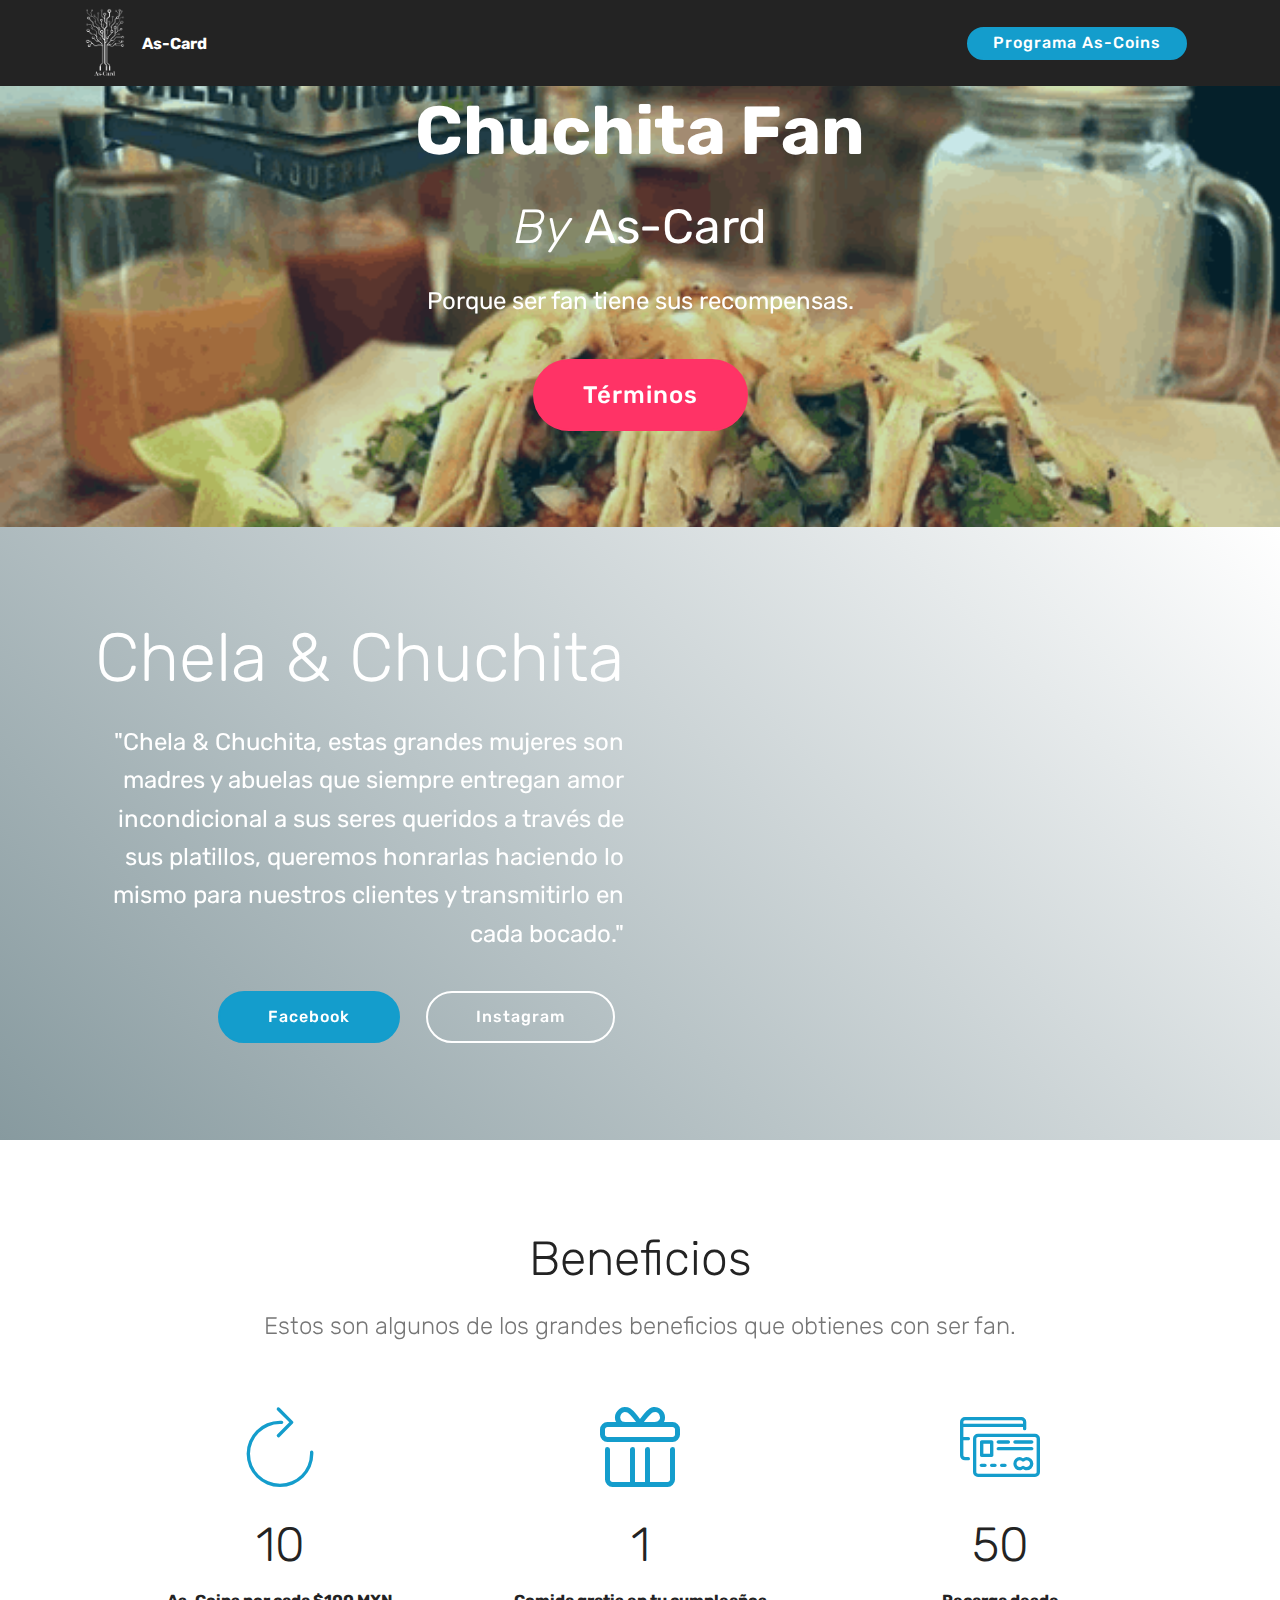
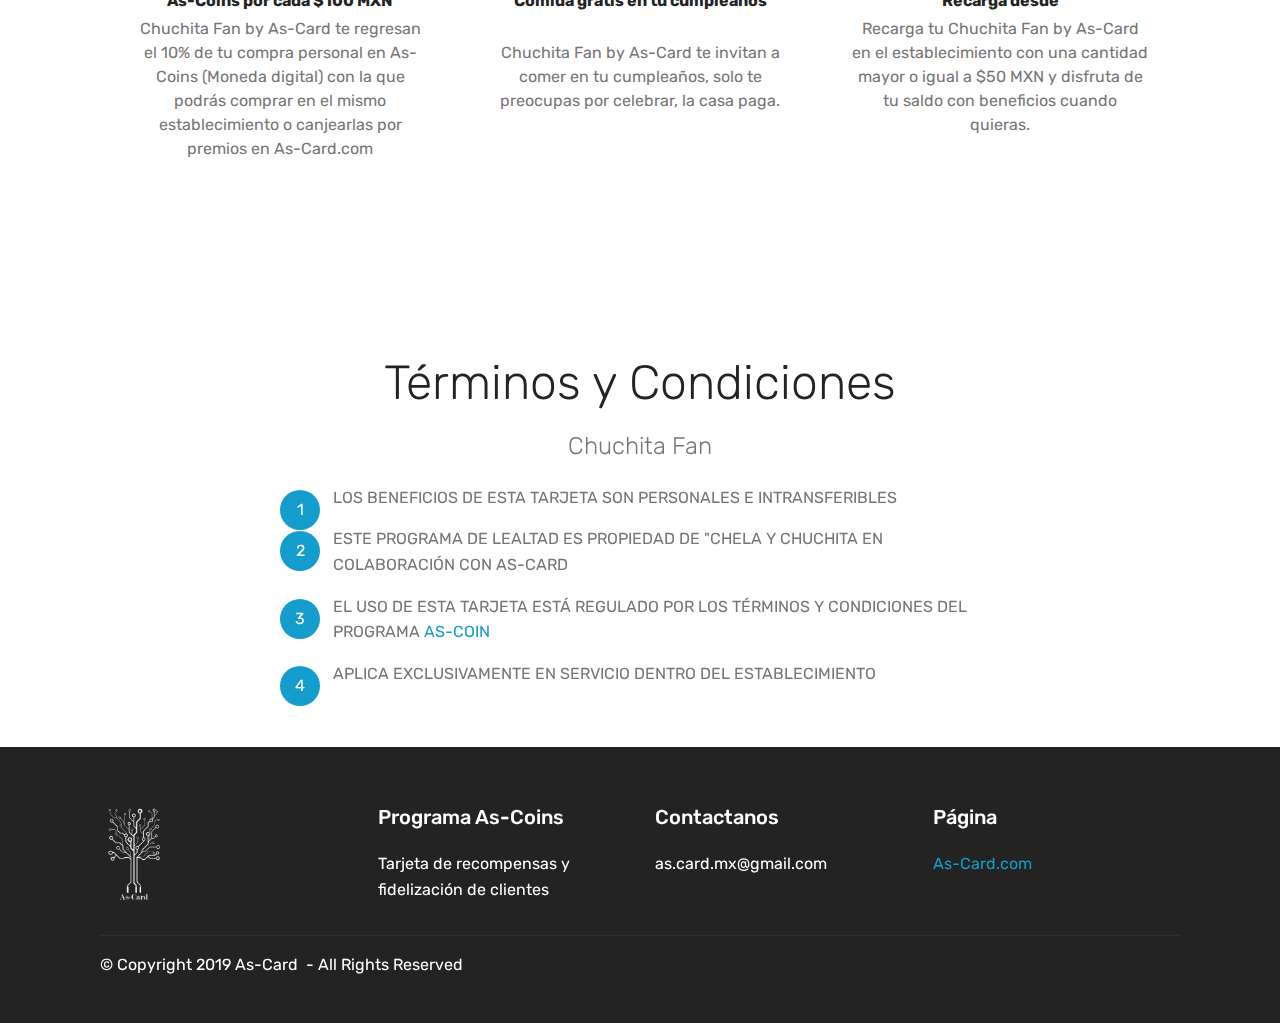
<file: As-Coin/chuchitafan.html>
<!DOCTYPE html>
<html  >
<head>
  
  <meta charset="UTF-8">
  <meta http-equiv="X-UA-Compatible" content="IE=edge">
  <meta name="generator" content="Mobirise v4.10.7, mobirise.com">
  <meta name="viewport" content="width=device-width, initial-scale=1, minimum-scale=1">
  <link rel="shortcut icon" href="assets/images/nuevaopcinblanca-122x175.png" type="image/x-icon">
  <meta name="description" content="">
  
  <title>Chuchita Fan by As-Card</title>
  <link rel="stylesheet" href="assets/web/assets/mobirise-icons-bold/mobirise-icons-bold.css">
  <link rel="stylesheet" href="assets/web/assets/mobirise-icons/mobirise-icons.css">
  <link rel="stylesheet" href="assets/tether/tether.min.css">
  <link rel="stylesheet" href="assets/bootstrap/css/bootstrap.min.css">
  <link rel="stylesheet" href="assets/bootstrap/css/bootstrap-grid.min.css">
  <link rel="stylesheet" href="assets/bootstrap/css/bootstrap-reboot.min.css">
  <link rel="stylesheet" href="assets/socicon/css/styles.css">
  <link rel="stylesheet" href="assets/dropdown/css/style.css">
  <link rel="stylesheet" href="assets/theme/css/style.css">
  <link rel="stylesheet" href="assets/mobirise/css/mbr-additional.css" type="text/css">
  
  
  
</head>
<body>
  <section class="menu cid-rBMZ7qsPTe" once="menu" id="menu1-e">

    

    <nav class="navbar navbar-expand beta-menu navbar-dropdown align-items-center navbar-fixed-top navbar-toggleable-sm">
        <button class="navbar-toggler navbar-toggler-right" type="button" data-toggle="collapse" data-target="#navbarSupportedContent" aria-controls="navbarSupportedContent" aria-expanded="false" aria-label="Toggle navigation">
            <div class="hamburger">
                <span></span>
                <span></span>
                <span></span>
                <span></span>
            </div>
        </button>
        <div class="menu-logo">
            <div class="navbar-brand">
                <span class="navbar-logo">
                    <a href="https://as-card.com">
                         <img src="assets/images/nuevaopcinblanca-122x175.png" alt="Mobirise" title="" style="height: 4.4rem;">
                    </a>
                </span>
                <span class="navbar-caption-wrap"><a class="navbar-caption text-white display-4" href="https://as-card.com">
                        As-Card&nbsp;</a></span>
            </div>
        </div>
        <div class="collapse navbar-collapse" id="navbarSupportedContent">
            
            <div class="navbar-buttons mbr-section-btn"><a class="btn btn-sm btn-primary display-4">Programa As-Coins</a></div>
        </div>
    </nav>
</section>

<section class="engine"><a href="https://mobirise.info/c">website builder</a></section><section class="header1 cid-rBMSVnUGF8 mbr-parallax-background" id="header1-7">

    

    <div class="mbr-overlay" style="opacity: 0.2; background-color: rgb(20, 157, 204);">
    </div>

    <div class="container">
        <div class="row justify-content-md-center">
            <div class="mbr-white col-md-10">
                <h1 class="mbr-section-title align-center mbr-bold pb-3 mbr-fonts-style display-1">Chuchita Fan</h1>
                <h3 class="mbr-section-subtitle align-center mbr-light pb-3 mbr-fonts-style display-2"><em>By <a href="https://as-card.com" target="_blank" class="text-white">As-Card</a></em></h3>
                <p class="mbr-text align-center pb-3 mbr-fonts-style display-5">
                    Porque ser fan tiene sus recompensas.</p>
                <div class="mbr-section-btn align-center"><a class="btn btn-md btn-secondary display-5" href="index.html#content11-c">Términos</a></div>
            </div>
        </div>
    </div>

</section>

<section class="header7 cid-rBMUL4gbf7" id="header7-a">

    

    

    <div class="container">
        <div class="media-container-row">

            <div class="media-content align-right">
                <h1 class="mbr-section-title mbr-white pb-3 mbr-fonts-style display-1">Chela &amp; Chuchita</h1>
                <div class="mbr-section-text mbr-white pb-3">
                    <p class="mbr-text mbr-fonts-style display-5">
                        "Chela &amp; Chuchita, estas grandes mujeres son madres y abuelas que siempre entregan amor incondicional a sus seres queridos a través de sus platillos, queremos honrarlas haciendo lo mismo para nuestros clientes y transmitirlo en cada bocado." 
                    </p>
                </div>
                <div class="mbr-section-btn"><a class="btn btn-md btn-primary display-4" href="https://www.facebook.com/taqueriachelaychuchita/" target="_blank">Facebook</a>
                        <a class="btn btn-md btn-white-outline display-4" href="https://www.instagram.com/chelaychuchita/" target="_blank">Instagram</a></div>
            </div>

            <div class="mbr-figure" style="width: 100%;"><iframe class="mbr-embedded-video" src="https://www.youtube.com/embed/3YDx3JXYydk?rel=0&amp;amp;showinfo=0&amp;autoplay=0&amp;loop=0" width="1280" height="720" frameborder="0" allowfullscreen></iframe></div>

        </div>
    </div>
</section>

<section class="counters1 counters cid-rBMUSUG1ny" id="counters1-b">

    

    

    <div class="container">
        <h2 class="mbr-section-title pb-3 align-center mbr-fonts-style display-2">
            Beneficios</h2>
        <h3 class="mbr-section-subtitle mbr-fonts-style display-5">
            Estos son algunos de los grandes beneficios que obtienes con ser fan.</h3>

        <div class="container pt-4 mt-2">
            <div class="media-container-row">
                <div class="card p-3 align-center col-12 col-md-6 col-lg-4">
                    <div class="panel-item p-3">
                        <div class="card-img pb-3">
                            <span class="mbr-iconfont mbri-refresh"></span>
                        </div>

                        <div class="card-text">
                            <h3 class="count pt-3 pb-3 mbr-fonts-style display-2">10</h3>
                            <h4 class="mbr-content-title mbr-bold mbr-fonts-style display-7">As-Coins por cada $100 MXN</h4>
                            <p class="mbr-content-text mbr-fonts-style display-7">Chuchita Fan by As-Card te regresan el 10% de tu compra personal en As-Coins (Moneda digital) con la que podrás comprar en el mismo establecimiento o canjearlas por premios en As-Card.com</p>
                        </div>
                    </div>
                </div>


                <div class="card p-3 align-center col-12 col-md-6 col-lg-4">
                    <div class="panel-item p-3">
                        <div class="card-img pb-3">
                            <span class="mbr-iconfont mbrib-gift"></span>
                        </div>
                        <div class="card-text">
                            <h3 class="count pt-3 pb-3 mbr-fonts-style display-2">
                                  1</h3>
                            <h4 class="mbr-content-title mbr-bold mbr-fonts-style display-7">
                                Comida gratis en tu cumpleaños</h4>
                            <p class="mbr-content-text mbr-fonts-style display-7"><br>Chuchita Fan by As-Card te invitan a comer en tu cumpleaños, solo te preocupas por celebrar, la casa paga.</p>
                        </div>
                    </div>
                </div>

                <div class="card p-3 align-center col-12 col-md-6 col-lg-4">
                    <div class="panel-item p-3">
                        <div class="card-img pb-3">
                            <span class="mbr-iconfont mbri-credit-card"></span>
                        </div>
                        <div class="card-text">
                            <h3 class="count pt-3 pb-3 mbr-fonts-style display-2">50</h3>
                            <h4 class="mbr-content-title mbr-bold mbr-fonts-style display-7">
                                Recarga desde</h4>
                            <p class="mbr-content-text mbr-fonts-style display-7">
                                    Recarga tu Chuchita Fan by As-Card en el establecimiento con una cantidad mayor o igual a $50 MXN y disfruta de tu saldo con beneficios cuando quieras.</p>
                        </div>
                    </div>
                </div>


                
            </div>
        </div>
   </div>
</section>

<section class="mbr-section content4 cid-rBN7Xi5q7F" id="content4-f">

    

    <div class="container">
        <div class="media-container-row">
            <div class="title col-12 col-md-8">
                <h2 class="align-center pb-3 mbr-fonts-style display-2">
                    Términos y Condiciones</h2>
                <h3 class="mbr-section-subtitle align-center mbr-light mbr-fonts-style display-5">Chuchita Fan</h3>
                
            </div>
        </div>
    </div>
</section>

<section class="mbr-section article content11 cid-rBMUVWcdZW" id="content11-c">
     

    <div class="container">
        <div class="media-container-row">
            <div class="mbr-text counter-container col-12 col-md-8 mbr-fonts-style display-7">
                <ol>
                    <li>LOS BENEFICIOS DE ESTA TARJETA SON PERSONALES E INTRANSFERIBLES<br></li>
                    <li>ESTE PROGRAMA DE LEALTAD ES PROPIEDAD DE "CHELA Y CHUCHITA EN COLABORACIÓN CON AS-CARD</li>
                    <li>EL USO DE ESTA TARJETA ESTÁ REGULADO POR LOS TÉRMINOS Y CONDICIONES DEL PROGRAMA <a href="https://as-card.com/As-Coin/terminosycondiciones.html" target="_blank">AS-COIN</a></li><li>APLICA EXCLUSIVAMENTE EN SERVICIO DENTRO DEL ESTABLECIMIENTO</li>
                </ol>
            </div>
        </div>
    </div>
</section>

<section class="cid-rBMV2pZfK0" id="footer1-d">

    

    

    <div class="container">
        <div class="media-container-row content text-white">
            <div class="col-12 col-md-3">
                <div class="media-wrap">
                    <a href="https://as-card.com">
                        <img src="assets/images/nuevaopcinblanca-192x275.png" alt="Mobirise" title="">
                    </a>
                </div>
            </div>
            <div class="col-12 col-md-3 mbr-fonts-style display-7">
                <h5 class="pb-3">Programa As-Coins</h5>
                <p class="mbr-text">Tarjeta de recompensas y fidelización de clientes</p>
            </div>
            <div class="col-12 col-md-3 mbr-fonts-style display-7">
                <h5 class="pb-3">Contactanos</h5>
                <p class="mbr-text">as.card.mx@gmail.com</p>
            </div>
            <div class="col-12 col-md-3 mbr-fonts-style display-7">
                <h5 class="pb-3">Página</h5>
                <p class="mbr-text"><strong><a href="https://as-card.com">As-Card.com</a></strong></p>
            </div>
        </div>
        <div class="footer-lower">
            <div class="media-container-row">
                <div class="col-sm-12">
                    <hr>
                </div>
            </div>
            <div class="media-container-row mbr-white">
                <div class="col-sm-6 copyright">
                    <p class="mbr-text mbr-fonts-style display-7">
                        © Copyright 2019 As-Card &nbsp;- All Rights Reserved
                    </p>
                </div>
                <div class="col-md-6">
                    
                </div>
            </div>
        </div>
    </div>
</section>


  <script src="assets/web/assets/jquery/jquery.min.js"></script>
  <script src="assets/popper/popper.min.js"></script>
  <script src="assets/tether/tether.min.js"></script>
  <script src="assets/bootstrap/js/bootstrap.min.js"></script>
  <script src="assets/touchswipe/jquery.touch-swipe.min.js"></script>
  <script src="assets/parallax/jarallax.min.js"></script>
  <script src="assets/viewportchecker/jquery.viewportchecker.js"></script>
  <script src="assets/smoothscroll/smooth-scroll.js"></script>
  <script src="assets/dropdown/js/nav-dropdown.js"></script>
  <script src="assets/dropdown/js/navbar-dropdown.js"></script>
  <script src="assets/theme/js/script.js"></script>
  
  
</body>
</html>
</file>
<file: assets/web/assets/mobirise-icons2/mobirise2.css>
@font-face {
  font-family: 'Moririse2';
  font-display: swap;
  src:  url('mobirise2.eot?f2bix4');
  src:  url('mobirise2.eot?f2bix4#iefix') format('embedded-opentype'),
    url('mobirise2.ttf?f2bix4') format('truetype'),
    url('mobirise2.woff?f2bix4') format('woff'),
    url('mobirise2.svg?f2bix4#mobirise2') format('svg');
  font-weight: normal;
  font-style: normal;
}

[class^="mobi-"], [class*=" mobi-"] {
  /* use !important to prevent issues with browser extensions that change fonts */
  font-family: 'Moririse2' !important;
  speak: none;
  font-style: normal;
  font-weight: normal;
  font-variant: normal;
  text-transform: none;
  line-height: 1;

  /* Better Font Rendering =========== */
  -webkit-font-smoothing: antialiased;
  -moz-osx-font-smoothing: grayscale;
}

.mobi-mbri-add-submenu:before {
  content: "\e900";
}
.mobi-mbri-alert:before {
  content: "\e901";
}
.mobi-mbri-align-center:before {
  content: "\e902";
}
.mobi-mbri-align-justify:before {
  content: "\e903";
}
.mobi-mbri-align-left:before {
  content: "\e904";
}
.mobi-mbri-align-right:before {
  content: "\e905";
}
.mobi-mbri-android:before {
  content: "\e906";
}
.mobi-mbri-apple:before {
  content: "\e907";
}
.mobi-mbri-arrow-down:before {
  content: "\e908";
}
.mobi-mbri-arrow-next:before {
  content: "\e909";
}
.mobi-mbri-arrow-prev:before {
  content: "\e90a";
}
.mobi-mbri-arrow-up:before {
  content: "\e90b";
}
.mobi-mbri-bold:before {
  content: "\e90c";
}
.mobi-mbri-bookmark:before {
  content: "\e90d";
}
.mobi-mbri-bootstrap:before {
  content: "\e90e";
}
.mobi-mbri-briefcase:before {
  content: "\e90f";
}
.mobi-mbri-browse:before {
  content: "\e910";
}
.mobi-mbri-bulleted-list:before {
  content: "\e911";
}
.mobi-mbri-calendar:before {
  content: "\e912";
}
.mobi-mbri-camera:before {
  content: "\e913";
}
.mobi-mbri-cart-add:before {
  content: "\e914";
}
.mobi-mbri-cart-full:before {
  content: "\e915";
}
.mobi-mbri-cash:before {
  content: "\e916";
}
.mobi-mbri-change-style:before {
  content: "\e917";
}
.mobi-mbri-chat:before {
  content: "\e918";
}
.mobi-mbri-clock:before {
  content: "\e919";
}
.mobi-mbri-close:before {
  content: "\e91a";
}
.mobi-mbri-cloud:before {
  content: "\e91b";
}
.mobi-mbri-code:before {
  content: "\e91c";
}
.mobi-mbri-contact-form:before {
  content: "\e91d";
}
.mobi-mbri-credit-card:before {
  content: "\e91e";
}
.mobi-mbri-cursor-click:before {
  content: "\e91f";
}
.mobi-mbri-cust-feedback:before {
  content: "\e920";
}
.mobi-mbri-database:before {
  content: "\e921";
}
.mobi-mbri-delivery:before {
  content: "\e922";
}
.mobi-mbri-desktop:before {
  content: "\e923";
}
.mobi-mbri-devices:before {
  content: "\e924";
}
.mobi-mbri-down:before {
  content: "\e925";
}
.mobi-mbri-download-2:before {
  content: "\e926";
}
.mobi-mbri-download:before {
  content: "\e927";
}
.mobi-mbri-drag-n-drop-2:before {
  content: "\e928";
}
.mobi-mbri-drag-n-drop:before {
  content: "\e929";
}
.mobi-mbri-edit-2:before {
  content: "\e92a";
}
.mobi-mbri-edit:before {
  content: "\e92b";
}
.mobi-mbri-error:before {
  content: "\e92c";
}
.mobi-mbri-extension:before {
  content: "\e92d";
}
.mobi-mbri-features:before {
  content: "\e92e";
}
.mobi-mbri-file:before {
  content: "\e92f";
}
.mobi-mbri-flag:before {
  content: "\e930";
}
.mobi-mbri-folder:before {
  content: "\e931";
}
.mobi-mbri-gift:before {
  content: "\e932";
}
.mobi-mbri-github:before {
  content: "\e933";
}
.mobi-mbri-globe-2:before {
  content: "\e934";
}
.mobi-mbri-globe:before {
  content: "\e935";
}
.mobi-mbri-growing-chart:before {
  content: "\e936";
}
.mobi-mbri-hearth:before {
  content: "\e937";
}
.mobi-mbri-help:before {
  content: "\e938";
}
.mobi-mbri-home:before {
  content: "\e939";
}
.mobi-mbri-hot-cup:before {
  content: "\e93a";
}
.mobi-mbri-idea:before {
  content: "\e93b";
}
.mobi-mbri-image-gallery:before {
  content: "\e93c";
}
.mobi-mbri-image-slider:before {
  content: "\e93d";
}
.mobi-mbri-info:before {
  content: "\e93e";
}
.mobi-mbri-italic:before {
  content: "\e93f";
}
.mobi-mbri-key:before {
  content: "\e940";
}
.mobi-mbri-laptop:before {
  content: "\e941";
}
.mobi-mbri-layers:before {
  content: "\e942";
}
.mobi-mbri-left-right:before {
  content: "\e943";
}
.mobi-mbri-left:before {
  content: "\e944";
}
.mobi-mbri-letter:before {
  content: "\e945";
}
.mobi-mbri-like:before {
  content: "\e946";
}
.mobi-mbri-link:before {
  content: "\e947";
}
.mobi-mbri-lock:before {
  content: "\e948";
}
.mobi-mbri-login:before {
  content: "\e949";
}
.mobi-mbri-logout:before {
  content: "\e94a";
}
.mobi-mbri-magic-stick:before {
  content: "\e94b";
}
.mobi-mbri-map-pin:before {
  content: "\e94c";
}
.mobi-mbri-menu:before {
  content: "\e94d";
}
.mobi-mbri-mobile-2:before {
  content: "\e94e";
}
.mobi-mbri-mobile-horizontal:before {
  content: "\e94f";
}
.mobi-mbri-mobile:before {
  content: "\e950";
}
.mobi-mbri-mobirise:before {
  content: "\e951";
}
.mobi-mbri-more-horizontal:before {
  content: "\e952";
}
.mobi-mbri-more-vertical:before {
  content: "\e953";
}
.mobi-mbri-music:before {
  content: "\e954";
}
.mobi-mbri-new-file:before {
  content: "\e955";
}
.mobi-mbri-numbered-list:before {
  content: "\e956";
}
.mobi-mbri-opened-folder:before {
  content: "\e957";
}
.mobi-mbri-pages:before {
  content: "\e958";
}
.mobi-mbri-paper-plane:before {
  content: "\e959";
}
.mobi-mbri-paperclip:before {
  content: "\e95a";
}
.mobi-mbri-phone:before {
  content: "\e95b";
}
.mobi-mbri-photo:before {
  content: "\e95c";
}
.mobi-mbri-photos:before {
  content: "\e95d";
}
.mobi-mbri-pin:before {
  content: "\e95e";
}
.mobi-mbri-play:before {
  content: "\e95f";
}
.mobi-mbri-plus:before {
  content: "\e960";
}
.mobi-mbri-preview:before {
  content: "\e961";
}
.mobi-mbri-print:before {
  content: "\e962";
}
.mobi-mbri-protect:before {
  content: "\e963";
}
.mobi-mbri-question:before {
  content: "\e964";
}
.mobi-mbri-quote-left:before {
  content: "\e965";
}
.mobi-mbri-quote-right:before {
  content: "\e966";
}
.mobi-mbri-redo:before {
  content: "\e967";
}
.mobi-mbri-refresh:before {
  content: "\e968";
}
.mobi-mbri-responsive-2:before {
  content: "\e969";
}
.mobi-mbri-responsive:before {
  content: "\e96a";
}
.mobi-mbri-right:before {
  content: "\e96b";
}
.mobi-mbri-rocket:before {
  content: "\e96c";
}
.mobi-mbri-sad-face:before {
  content: "\e96d";
}
.mobi-mbri-sale:before {
  content: "\e96e";
}
.mobi-mbri-save:before {
  content: "\e96f";
}
.mobi-mbri-search:before {
  content: "\e970";
}
.mobi-mbri-setting-2:before {
  content: "\e971";
}
.mobi-mbri-setting-3:before {
  content: "\e972";
}
.mobi-mbri-setting:before {
  content: "\e973";
}
.mobi-mbri-share:before {
  content: "\e974";
}
.mobi-mbri-shopping-bag:before {
  content: "\e975";
}
.mobi-mbri-shopping-basket:before {
  content: "\e976";
}
.mobi-mbri-shopping-cart:before {
  content: "\e977";
}
.mobi-mbri-sites:before {
  content: "\e978";
}
.mobi-mbri-smile-face:before {
  content: "\e979";
}
.mobi-mbri-speed:before {
  content: "\e97a";
}
.mobi-mbri-star:before {
  content: "\e97b";
}
.mobi-mbri-success:before {
  content: "\e97c";
}
.mobi-mbri-sun:before {
  content: "\e97d";
}
.mobi-mbri-sun2:before {
  content: "\e97e";
}
.mobi-mbri-tablet-vertical:before {
  content: "\e97f";
}
.mobi-mbri-tablet:before {
  content: "\e980";
}
.mobi-mbri-target:before {
  content: "\e981";
}
.mobi-mbri-timer:before {
  content: "\e982";
}
.mobi-mbri-to-ftp:before {
  content: "\e983";
}
.mobi-mbri-to-local-drive:before {
  content: "\e984";
}
.mobi-mbri-touch-swipe:before {
  content: "\e985";
}
.mobi-mbri-touch:before {
  content: "\e986";
}
.mobi-mbri-trash:before {
  content: "\e987";
}
.mobi-mbri-underline:before {
  content: "\e988";
}
.mobi-mbri-undo:before {
  content: "\e989";
}
.mobi-mbri-unlink:before {
  content: "\e98a";
}
.mobi-mbri-unlock:before {
  content: "\e98b";
}
.mobi-mbri-up-down:before {
  content: "\e98c";
}
.mobi-mbri-up:before {
  content: "\e98d";
}
.mobi-mbri-update:before {
  content: "\e98e";
}
.mobi-mbri-upload-2:before {
  content: "\e98f";
}
.mobi-mbri-upload:before {
  content: "\e990";
}
.mobi-mbri-user-2:before {
  content: "\e991";
}
.mobi-mbri-user:before {
  content: "\e992";
}
.mobi-mbri-users:before {
  content: "\e993";
}
.mobi-mbri-video-play:before {
  content: "\e994";
}
.mobi-mbri-video:before {
  content: "\e995";
}
.mobi-mbri-watch:before {
  content: "\e996";
}
.mobi-mbri-website-theme-2:before {
  content: "\e997";
}
.mobi-mbri-website-theme:before {
  content: "\e998";
}
.mobi-mbri-wifi:before {
  content: "\e999";
}
.mobi-mbri-windows:before {
  content: "\e99a";
}
.mobi-mbri-zoom-in:before {
  content: "\e99b";
}
.mobi-mbri-zoom-out:before {
  content: "\e99c";
}
</file>
<file: assets/web/assets/mobirise-icons/mobirise-icons.css>
@font-face {
  font-family: 'MobiriseIcons';
  src:  url('mobirise-icons.eot?spat4u');
  src:  url('mobirise-icons.eot?spat4u#iefix') format('embedded-opentype'),
    url('mobirise-icons.ttf?spat4u') format('truetype'),
    url('mobirise-icons.woff?spat4u') format('woff'),
    url('mobirise-icons.svg?spat4u#MobiriseIcons') format('svg');
  font-weight: normal;
  font-style: normal;
  font-display: swap;
}

[class^="mbri-"], [class*=" mbri-"] {
  /* use !important to prevent issues with browser extensions that change fonts */
  font-family: MobiriseIcons !important;
  speak: none;
  font-style: normal;
  font-weight: normal;
  font-variant: normal;
  text-transform: none;
  line-height: 1;

  /* Better Font Rendering =========== */
  -webkit-font-smoothing: antialiased;
  -moz-osx-font-smoothing: grayscale;
}

.mbri-add-submenu:before {
  content: "\e900";
}
.mbri-alert:before {
  content: "\e901";
}
.mbri-align-center:before {
  content: "\e902";
}
.mbri-align-justify:before {
  content: "\e903";
}
.mbri-align-left:before {
  content: "\e904";
}
.mbri-align-right:before {
  content: "\e905";
}
.mbri-android:before {
  content: "\e906";
}
.mbri-apple:before {
  content: "\e907";
}
.mbri-arrow-down:before {
  content: "\e908";
}
.mbri-arrow-next:before {
  content: "\e909";
}
.mbri-arrow-prev:before {
  content: "\e90a";
}
.mbri-arrow-up:before {
  content: "\e90b";
}
.mbri-bold:before {
  content: "\e90c";
}
.mbri-bookmark:before {
  content: "\e90d";
}
.mbri-bootstrap:before {
  content: "\e90e";
}
.mbri-briefcase:before {
  content: "\e90f";
}
.mbri-browse:before {
  content: "\e910";
}
.mbri-bulleted-list:before {
  content: "\e911";
}
.mbri-calendar:before {
  content: "\e912";
}
.mbri-camera:before {
  content: "\e913";
}
.mbri-cart-add:before {
  content: "\e914";
}
.mbri-cart-full:before {
  content: "\e915";
}
.mbri-cash:before {
  content: "\e916";
}
.mbri-change-style:before {
  content: "\e917";
}
.mbri-chat:before {
  content: "\e918";
}
.mbri-clock:before {
  content: "\e919";
}
.mbri-close:before {
  content: "\e91a";
}
.mbri-cloud:before {
  content: "\e91b";
}
.mbri-code:before {
  content: "\e91c";
}
.mbri-contact-form:before {
  content: "\e91d";
}
.mbri-credit-card:before {
  content: "\e91e";
}
.mbri-cursor-click:before {
  content: "\e91f";
}
.mbri-cust-feedback:before {
  content: "\e920";
}
.mbri-database:before {
  content: "\e921";
}
.mbri-delivery:before {
  content: "\e922";
}
.mbri-desktop:before {
  content: "\e923";
}
.mbri-devices:before {
  content: "\e924";
}
.mbri-down:before {
  content: "\e925";
}
.mbri-download:before {
  content: "\e989";
}
.mbri-drag-n-drop:before {
  content: "\e927";
}
.mbri-drag-n-drop2:before {
  content: "\e928";
}
.mbri-edit:before {
  content: "\e929";
}
.mbri-edit2:before {
  content: "\e92a";
}
.mbri-error:before {
  content: "\e92b";
}
.mbri-extension:before {
  content: "\e92c";
}
.mbri-features:before {
  content: "\e92d";
}
.mbri-file:before {
  content: "\e92e";
}
.mbri-flag:before {
  content: "\e92f";
}
.mbri-folder:before {
  content: "\e930";
}
.mbri-gift:before {
  content: "\e931";
}
.mbri-github:before {
  content: "\e932";
}
.mbri-globe:before {
  content: "\e933";
}
.mbri-globe-2:before {
  content: "\e934";
}
.mbri-growing-chart:before {
  content: "\e935";
}
.mbri-hearth:before {
  content: "\e936";
}
.mbri-help:before {
  content: "\e937";
}
.mbri-home:before {
  content: "\e938";
}
.mbri-hot-cup:before {
  content: "\e939";
}
.mbri-idea:before {
  content: "\e93a";
}
.mbri-image-gallery:before {
  content: "\e93b";
}
.mbri-image-slider:before {
  content: "\e93c";
}
.mbri-info:before {
  content: "\e93d";
}
.mbri-italic:before {
  content: "\e93e";
}
.mbri-key:before {
  content: "\e93f";
}
.mbri-laptop:before {
  content: "\e940";
}
.mbri-layers:before {
  content: "\e941";
}
.mbri-left-right:before {
  content: "\e942";
}
.mbri-left:before {
  content: "\e943";
}
.mbri-letter:before {
  content: "\e944";
}
.mbri-like:before {
  content: "\e945";
}
.mbri-link:before {
  content: "\e946";
}
.mbri-lock:before {
  content: "\e947";
}
.mbri-login:before {
  content: "\e948";
}
.mbri-logout:before {
  content: "\e949";
}
.mbri-magic-stick:before {
  content: "\e94a";
}
.mbri-map-pin:before {
  content: "\e94b";
}
.mbri-menu:before {
  content: "\e94c";
}
.mbri-mobile:before {
  content: "\e94d";
}
.mbri-mobile2:before {
  content: "\e94e";
}
.mbri-mobirise:before {
  content: "\e94f";
}
.mbri-more-horizontal:before {
  content: "\e950";
}
.mbri-more-vertical:before {
  content: "\e951";
}
.mbri-music:before {
  content: "\e952";
}
.mbri-new-file:before {
  content: "\e953";
}
.mbri-numbered-list:before {
  content: "\e954";
}
.mbri-opened-folder:before {
  content: "\e955";
}
.mbri-pages:before {
  content: "\e956";
}
.mbri-paper-plane:before {
  content: "\e957";
}
.mbri-paperclip:before {
  content: "\e958";
}
.mbri-photo:before {
  content: "\e959";
}
.mbri-photos:before {
  content: "\e95a";
}
.mbri-pin:before {
  content: "\e95b";
}
.mbri-play:before {
  content: "\e95c";
}
.mbri-plus:before {
  content: "\e95d";
}
.mbri-preview:before {
  content: "\e95e";
}
.mbri-print:before {
  content: "\e95f";
}
.mbri-protect:before {
  content: "\e960";
}
.mbri-question:before {
  content: "\e961";
}
.mbri-quote-left:before {
  content: "\e962";
}
.mbri-quote-right:before {
  content: "\e963";
}
.mbri-refresh:before {
  content: "\e964";
}
.mbri-responsive:before {
  content: "\e965";
}
.mbri-right:before {
  content: "\e966";
}
.mbri-rocket:before {
  content: "\e967";
}
.mbri-sad-face:before {
  content: "\e968";
}
.mbri-sale:before {
  content: "\e969";
}
.mbri-save:before {
  content: "\e96a";
}
.mbri-search:before {
  content: "\e96b";
}
.mbri-setting:before {
  content: "\e96c";
}
.mbri-setting2:before {
  content: "\e96d";
}
.mbri-setting3:before {
  content: "\e96e";
}
.mbri-share:before {
  content: "\e96f";
}
.mbri-shopping-bag:before {
  content: "\e970";
}
.mbri-shopping-basket:before {
  content: "\e971";
}
.mbri-shopping-cart:before {
  content: "\e972";
}
.mbri-sites:before {
  content: "\e973";
}
.mbri-smile-face:before {
  content: "\e974";
}
.mbri-speed:before {
  content: "\e975";
}
.mbri-star:before {
  content: "\e976";
}
.mbri-success:before {
  content: "\e977";
}
.mbri-sun:before {
  content: "\e978";
}
.mbri-sun2:before {
  content: "\e979";
}
.mbri-tablet:before {
  content: "\e97a";
}
.mbri-tablet-vertical:before {
  content: "\e97b";
}
.mbri-target:before {
  content: "\e97c";
}
.mbri-timer:before {
  content: "\e97d";
}
.mbri-to-ftp:before {
  content: "\e97e";
}
.mbri-to-local-drive:before {
  content: "\e97f";
}
.mbri-touch-swipe:before {
  content: "\e980";
}
.mbri-touch:before {
  content: "\e981";
}
.mbri-trash:before {
  content: "\e982";
}
.mbri-underline:before {
  content: "\e983";
}
.mbri-unlink:before {
  content: "\e984";
}
.mbri-unlock:before {
  content: "\e985";
}
.mbri-up-down:before {
  content: "\e986";
}
.mbri-up:before {
  content: "\e987";
}
.mbri-update:before {
  content: "\e988";
}
.mbri-upload:before {
 content: "\e926"; 
}
.mbri-user:before {
  content: "\e98a";
}
.mbri-user2:before {
  content: "\e98b";
}
.mbri-users:before {
  content: "\e98c";
}
.mbri-video:before {
  content: "\e98d";
}
.mbri-video-play:before {
  content: "\e98e";
}
.mbri-watch:before {
  content: "\e98f";
}
.mbri-website-theme:before {
  content: "\e990";
}
.mbri-wifi:before {
  content: "\e991";
}
.mbri-windows:before {
  content: "\e992";
}
.mbri-zoom-out:before {
  content: "\e993";
}
.mbri-redo:before {
  content: "\e994";
}
.mbri-undo:before {
  content: "\e995";
}
</file>
<file: assets/socicon/css/styles.css>
@charset "UTF-8";

@font-face {
  font-family: "socicon";
  src:url("../fonts/socicon.eot");
  src:url("../fonts/socicon.eot?#iefix") format("embedded-opentype"),
    url("../fonts/socicon.woff") format("woff"),
    url("../fonts/socicon.ttf") format("truetype"),
    url("../fonts/socicon.svg#socicon") format("svg");
  font-weight: normal;
  font-style: normal;
  font-display:swap;
}

[data-icon]:before {
  font-family: "socicon" !important;
  content: attr(data-icon);
  font-style: normal !important;
  font-weight: normal !important;
  font-variant: normal !important;
  text-transform: none !important;
  speak: none;
  line-height: 1;
  -webkit-font-smoothing: antialiased;
  -moz-osx-font-smoothing: grayscale;
}

[class^="socicon-"]:before,
[class*=" socicon-"]:before {
  font-family: "socicon" !important;
  font-style: normal !important;
  font-weight: normal !important;
  font-variant: normal !important;
  text-transform: none !important;
  speak: none;
  line-height: 1;
  -webkit-font-smoothing: antialiased;
  -moz-osx-font-smoothing: grayscale;
}

.socicon-modelmayhem:before {
  content: "\e000";
}
.socicon-mixcloud:before {
  content: "\e001";
}
.socicon-drupal:before {
  content: "\e002";
}
.socicon-swarm:before {
  content: "\e003";
}
.socicon-istock:before {
  content: "\e004";
}
.socicon-yammer:before {
  content: "\e005";
}
.socicon-ello:before {
  content: "\e006";
}
.socicon-stackoverflow:before {
  content: "\e007";
}
.socicon-persona:before {
  content: "\e008";
}
.socicon-triplej:before {
  content: "\e009";
}
.socicon-houzz:before {
  content: "\e00a";
}
.socicon-rss:before {
  content: "\e00b";
}
.socicon-paypal:before {
  content: "\e00c";
}
.socicon-odnoklassniki:before {
  content: "\e00d";
}
.socicon-airbnb:before {
  content: "\e00e";
}
.socicon-periscope:before {
  content: "\e00f";
}
.socicon-outlook:before {
  content: "\e010";
}
.socicon-coderwall:before {
  content: "\e011";
}
.socicon-tripadvisor:before {
  content: "\e012";
}
.socicon-appnet:before {
  content: "\e013";
}
.socicon-goodreads:before {
  content: "\e014";
}
.socicon-tripit:before {
  content: "\e015";
}
.socicon-lanyrd:before {
  content: "\e016";
}
.socicon-slideshare:before {
  content: "\e017";
}
.socicon-buffer:before {
  content: "\e018";
}
.socicon-disqus:before {
  content: "\e019";
}
.socicon-vkontakte:before {
  content: "\e01a";
}
.socicon-whatsapp:before {
  content: "\e01b";
}
.socicon-patreon:before {
  content: "\e01c";
}
.socicon-storehouse:before {
  content: "\e01d";
}
.socicon-pocket:before {
  content: "\e01e";
}
.socicon-mail:before {
  content: "\e01f";
}
.socicon-blogger:before {
  content: "\e020";
}
.socicon-technorati:before {
  content: "\e021";
}
.socicon-reddit:before {
  content: "\e022";
}
.socicon-dribbble:before {
  content: "\e023";
}
.socicon-stumbleupon:before {
  content: "\e024";
}
.socicon-digg:before {
  content: "\e025";
}
.socicon-envato:before {
  content: "\e026";
}
.socicon-behance:before {
  content: "\e027";
}
.socicon-delicious:before {
  content: "\e028";
}
.socicon-deviantart:before {
  content: "\e029";
}
.socicon-forrst:before {
  content: "\e02a";
}
.socicon-play:before {
  content: "\e02b";
}
.socicon-zerply:before {
  content: "\e02c";
}
.socicon-wikipedia:before {
  content: "\e02d";
}
.socicon-apple:before {
  content: "\e02e";
}
.socicon-flattr:before {
  content: "\e02f";
}
.socicon-github:before {
  content: "\e030";
}
.socicon-renren:before {
  content: "\e031";
}
.socicon-friendfeed:before {
  content: "\e032";
}
.socicon-newsvine:before {
  content: "\e033";
}
.socicon-identica:before {
  content: "\e034";
}
.socicon-bebo:before {
  content: "\e035";
}
.socicon-zynga:before {
  content: "\e036";
}
.socicon-steam:before {
  content: "\e037";
}
.socicon-xbox:before {
  content: "\e038";
}
.socicon-windows:before {
  content: "\e039";
}
.socicon-qq:before {
  content: "\e03a";
}
.socicon-douban:before {
  content: "\e03b";
}
.socicon-meetup:before {
  content: "\e03c";
}
.socicon-playstation:before {
  content: "\e03d";
}
.socicon-android:before {
  content: "\e03e";
}
.socicon-snapchat:before {
  content: "\e03f";
}
.socicon-twitter:before {
  content: "\e040";
}
.socicon-facebook:before {
  content: "\e041";
}
.socicon-googleplus:before {
  content: "\e042";
}
.socicon-pinterest:before {
  content: "\e043";
}
.socicon-foursquare:before {
  content: "\e044";
}
.socicon-yahoo:before {
  content: "\e045";
}
.socicon-skype:before {
  content: "\e046";
}
.socicon-yelp:before {
  content: "\e047";
}
.socicon-feedburner:before {
  content: "\e048";
}
.socicon-linkedin:before {
  content: "\e049";
}
.socicon-viadeo:before {
  content: "\e04a";
}
.socicon-xing:before {
  content: "\e04b";
}
.socicon-myspace:before {
  content: "\e04c";
}
.socicon-soundcloud:before {
  content: "\e04d";
}
.socicon-spotify:before {
  content: "\e04e";
}
.socicon-grooveshark:before {
  content: "\e04f";
}
.socicon-lastfm:before {
  content: "\e050";
}
.socicon-youtube:before {
  content: "\e051";
}
.socicon-vimeo:before {
  content: "\e052";
}
.socicon-dailymotion:before {
  content: "\e053";
}
.socicon-vine:before {
  content: "\e054";
}
.socicon-flickr:before {
  content: "\e055";
}
.socicon-500px:before {
  content: "\e056";
}
.socicon-wordpress:before {
  content: "\e058";
}
.socicon-tumblr:before {
  content: "\e059";
}
.socicon-twitch:before {
  content: "\e05a";
}
.socicon-8tracks:before {
  content: "\e05b";
}
.socicon-amazon:before {
  content: "\e05c";
}
.socicon-icq:before {
  content: "\e05d";
}
.socicon-smugmug:before {
  content: "\e05e";
}
.socicon-ravelry:before {
  content: "\e05f";
}
.socicon-weibo:before {
  content: "\e060";
}
.socicon-baidu:before {
  content: "\e061";
}
.socicon-angellist:before {
  content: "\e062";
}
.socicon-ebay:before {
  content: "\e063";
}
.socicon-imdb:before {
  content: "\e064";
}
.socicon-stayfriends:before {
  content: "\e065";
}
.socicon-residentadvisor:before {
  content: "\e066";
}
.socicon-google:before {
  content: "\e067";
}
.socicon-yandex:before {
  content: "\e068";
}
.socicon-sharethis:before {
  content: "\e069";
}
.socicon-bandcamp:before {
  content: "\e06a";
}
.socicon-itunes:before {
  content: "\e06b";
}
.socicon-deezer:before {
  content: "\e06c";
}
.socicon-telegram:before {
  content: "\e06e";
}
.socicon-openid:before {
  content: "\e06f";
}
.socicon-amplement:before {
  content: "\e070";
}
.socicon-viber:before {
  content: "\e071";
}
.socicon-zomato:before {
  content: "\e072";
}
.socicon-draugiem:before {
  content: "\e074";
}
.socicon-endomodo:before {
  content: "\e075";
}
.socicon-filmweb:before {
  content: "\e076";
}
.socicon-stackexchange:before {
  content: "\e077";
}
.socicon-wykop:before {
  content: "\e078";
}
.socicon-teamspeak:before {
  content: "\e079";
}
.socicon-teamviewer:before {
  content: "\e07a";
}
.socicon-ventrilo:before {
  content: "\e07b";
}
.socicon-younow:before {
  content: "\e07c";
}
.socicon-raidcall:before {
  content: "\e07d";
}
.socicon-mumble:before {
  content: "\e07e";
}
.socicon-medium:before {
  content: "\e06d";
}
.socicon-bebee:before {
  content: "\e07f";
}
.socicon-hitbox:before {
  content: "\e080";
}
.socicon-reverbnation:before {
  content: "\e081";
}
.socicon-formulr:before {
  content: "\e082";
}
.socicon-instagram:before {
  content: "\e057";
}
.socicon-battlenet:before {
  content: "\e083";
}
.socicon-chrome:before {
  content: "\e084";
}
.socicon-discord:before {
  content: "\e086";
}
.socicon-issuu:before {
  content: "\e087";
}
.socicon-macos:before {
  content: "\e088";
}
.socicon-firefox:before {
  content: "\e089";
}
.socicon-opera:before {
  content: "\e08d";
}
.socicon-keybase:before {
  content: "\e090";
}
.socicon-alliance:before {
  content: "\e091";
}
.socicon-livejournal:before {
  content: "\e092";
}
.socicon-googlephotos:before {
  content: "\e093";
}
.socicon-horde:before {
  content: "\e094";
}
.socicon-etsy:before {
  content: "\e095";
}
.socicon-zapier:before {
  content: "\e096";
}
.socicon-google-scholar:before {
  content: "\e097";
}
.socicon-researchgate:before {
  content: "\e098";
}
.socicon-wechat:before {
  content: "\e099";
}
.socicon-strava:before {
  content: "\e09a";
}
.socicon-line:before {
  content: "\e09b";
}
.socicon-lyft:before {
  content: "\e09c";
}
.socicon-uber:before {
  content: "\e09d";
}
.socicon-songkick:before {
  content: "\e09e";
}
.socicon-viewbug:before {
  content: "\e09f";
}
.socicon-googlegroups:before {
  content: "\e0a0";
}
.socicon-quora:before {
  content: "\e073";
}
.socicon-diablo:before {
  content: "\e085";
}
.socicon-blizzard:before {
  content: "\e0a1";
}
.socicon-hearthstone:before {
  content: "\e08b";
}
.socicon-heroes:before {
  content: "\e08a";
}
.socicon-overwatch:before {
  content: "\e08c";
}
.socicon-warcraft:before {
  content: "\e08e";
}
.socicon-starcraft:before {
  content: "\e08f";
}
.socicon-beam:before {
  content: "\e0a2";
}
.socicon-curse:before {
  content: "\e0a3";
}
.socicon-player:before {
  content: "\e0a4";
}
.socicon-streamjar:before {
  content: "\e0a5";
}
.socicon-nintendo:before {
  content: "\e0a6";
}
.socicon-hellocoton:before {
  content: "\e0a7";
}
</file>
<file: assets/web/assets/gdpr-plugin/gdpr-styles.css>
.gdpr-block {
    padding: 10px;
    font-size: 14px;
    display: block;
    width: 100%;
    text-align: center;
}
.gdpr-block.covert {
	display: none;
}
.textGDPR {
    position: relative;
}
.gdpr-block label span.textGDPR input[name='gdpr']{
    width: 15px;
    height: 15px;
    margin: 0;
    position: absolute;
    top: 2px;
    left: -20px;
}
.gdpr-block label {
    color: #a7a7a7;
    vertical-align: middle;
    user-select: none;
    margin-bottom: 0;
}
</file>
<file: assets/dropdown/css/style.css>
.navbar-dropdown {
  left: 0;
  padding: 0;
  position: absolute;
  right: 0;
  top: 0;
  transition: all 0.45s ease;
  z-index: 1030;
  background: #282828; }
  .navbar-dropdown .navbar-logo {
    margin-right: 0.8rem;
    transition: margin 0.3s ease-in-out;
    vertical-align: middle; }
    .navbar-dropdown .navbar-logo img {
      height: 3.125rem;
      transition: all 0.3s ease-in-out; }
    .navbar-dropdown .navbar-logo.mbr-iconfont {
      font-size: 3.125rem;
      line-height: 3.125rem; }
  .navbar-dropdown .navbar-caption {
    font-weight: 700;
    white-space: normal;
    vertical-align: -4px;
    line-height: 3.125rem !important; }
    .navbar-dropdown .navbar-caption, .navbar-dropdown .navbar-caption:hover {
      color: inherit;
      text-decoration: none; }
  .navbar-dropdown .mbr-iconfont + .navbar-caption {
    vertical-align: -1px; }
  .navbar-dropdown.navbar-fixed-top {
    position: fixed; }
  .navbar-dropdown .navbar-brand span {
    vertical-align: -4px; }
  .navbar-dropdown.bg-color.transparent {
    background: none; }
  .navbar-dropdown.navbar-short .navbar-brand {
    padding: 0.625rem 0; }
    .navbar-dropdown.navbar-short .navbar-brand span {
      vertical-align: -1px; }
  .navbar-dropdown.navbar-short .navbar-caption {
    line-height: 2.375rem !important;
    vertical-align: -2px; }
  .navbar-dropdown.navbar-short .navbar-logo {
    margin-right: 0.5rem; }
    .navbar-dropdown.navbar-short .navbar-logo img {
      height: 2.375rem; }
    .navbar-dropdown.navbar-short .navbar-logo.mbr-iconfont {
      font-size: 2.375rem;
      line-height: 2.375rem; }
  .navbar-dropdown.navbar-short .mbr-table-cell {
    height: 3.625rem; }
  .navbar-dropdown .navbar-close {
    left: 0.6875rem;
    position: fixed;
    top: 0.75rem;
    z-index: 1000; }
  .navbar-dropdown .hamburger-icon {
    content: "";
    display: inline-block;
    vertical-align: middle;
    width: 16px;
    -webkit-box-shadow: 0 -6px 0 1px #282828,0 0 0 1px #282828,0 6px 0 1px #282828;
    -moz-box-shadow: 0 -6px 0 1px #282828,0 0 0 1px #282828,0 6px 0 1px #282828;
    box-shadow: 0 -6px 0 1px #282828,0 0 0 1px #282828,0 6px 0 1px #282828; }

.dropdown-menu .dropdown-toggle[data-toggle="dropdown-submenu"]::after {
  border-bottom: 0.35em solid transparent;
  border-left: 0.35em solid;
  border-right: 0;
  border-top: 0.35em solid transparent;
  margin-left: 0.3rem; }

.dropdown-menu .dropdown-item:focus {
  outline: 0; }

.nav-dropdown {
  font-size: 0.75rem;
  font-weight: 500;
  height: auto !important; }
  .nav-dropdown .nav-btn {
    padding-left: 1rem; }
  .nav-dropdown .link {
    margin: .667em 1.667em;
    font-weight: 500;
    padding: 0;
    transition: color .2s ease-in-out; }
    .nav-dropdown .link.dropdown-toggle {
      margin-right: 2.583em; }
      .nav-dropdown .link.dropdown-toggle::after {
        margin-left: .25rem;
        border-top: 0.35em solid;
        border-right: 0.35em solid transparent;
        border-left: 0.35em solid transparent;
        border-bottom: 0; }
      .nav-dropdown .link.dropdown-toggle[aria-expanded="true"] {
        margin: 0;
        padding: 0.667em 3.263em  0.667em 1.667em; }
  .nav-dropdown .link::after,
  .nav-dropdown .dropdown-item::after {
    color: inherit; }
  .nav-dropdown .btn {
    font-size: 0.75rem;
    font-weight: 700;
    letter-spacing: 0;
    margin-bottom: 0;
    padding-left: 1.25rem;
    padding-right: 1.25rem; }
  .nav-dropdown .dropdown-menu {
    border-radius: 0;
    border: 0;
    left: 0;
    margin: 0;
    padding-bottom: 1.25rem;
    padding-top: 1.25rem;
    position: relative; }
  .nav-dropdown .dropdown-submenu {
    margin-left: 0.125rem;
    top: 0; }
  .nav-dropdown .dropdown-item {
    font-weight: 500;
    line-height: 2;
    padding: 0.3846em 4.615em 0.3846em 1.5385em;
    position: relative;
    transition: color .2s ease-in-out, background-color .2s ease-in-out; }
    .nav-dropdown .dropdown-item::after {
      margin-top: -0.3077em;
      position: absolute;
      right: 1.1538em;
      top: 50%; }
    .nav-dropdown .dropdown-item:focus, .nav-dropdown .dropdown-item:hover {
      background: none; }

@media (max-width: 767px) {
  .nav-dropdown.navbar-toggleable-sm {
    bottom: 0;
    display: none;
    left: 0;
    overflow-x: hidden;
    position: fixed;
    top: 0;
    transform: translateX(-100%);
    -ms-transform: translateX(-100%);
    -webkit-transform: translateX(-100%);
    width: 18.75rem;
    z-index: 999; } }
.nav-dropdown.navbar-toggleable-xl {
  bottom: 0;
  display: none;
  left: 0;
  overflow-x: hidden;
  position: fixed;
  top: 0;
  transform: translateX(-100%);
  -ms-transform: translateX(-100%);
  -webkit-transform: translateX(-100%);
  width: 18.75rem;
  z-index: 999; }

.nav-dropdown-sm {
  display: block !important;
  overflow-x: hidden;
  overflow: auto;
  padding-top: 3.875rem; }
  .nav-dropdown-sm::after {
    content: "";
    display: block;
    height: 3rem;
    width: 100%; }
  .nav-dropdown-sm.collapse.in ~ .navbar-close {
    display: block !important; }
  .nav-dropdown-sm.collapsing, .nav-dropdown-sm.collapse.in {
    transform: translateX(0);
    -ms-transform: translateX(0);
    -webkit-transform: translateX(0);
    transition: all 0.25s ease-out;
    -webkit-transition: all 0.25s ease-out;
    background: #282828; }
  .nav-dropdown-sm.collapsing[aria-expanded="false"] {
    transform: translateX(-100%);
    -ms-transform: translateX(-100%);
    -webkit-transform: translateX(-100%); }
  .nav-dropdown-sm .nav-item {
    display: block;
    margin-left: 0 !important;
    padding-left: 0; }
  .nav-dropdown-sm .link,
  .nav-dropdown-sm .dropdown-item {
    border-top: 1px dotted rgba(255, 255, 255, 0.1);
    font-size: 0.8125rem;
    line-height: 1.6;
    margin: 0 !important;
    padding: 0.875rem 2.4rem 0.875rem 1.5625rem !important;
    position: relative;
    white-space: normal; }
    .nav-dropdown-sm .link:focus, .nav-dropdown-sm .link:hover,
    .nav-dropdown-sm .dropdown-item:focus,
    .nav-dropdown-sm .dropdown-item:hover {
      background: rgba(0, 0, 0, 0.2) !important;
      color: #c0a375; }
  .nav-dropdown-sm .nav-btn {
    position: relative;
    padding: 1.5625rem 1.5625rem 0 1.5625rem; }
    .nav-dropdown-sm .nav-btn::before {
      border-top: 1px dotted rgba(255, 255, 255, 0.1);
      content: "";
      left: 0;
      position: absolute;
      top: 0;
      width: 100%; }
    .nav-dropdown-sm .nav-btn + .nav-btn {
      padding-top: 0.625rem; }
      .nav-dropdown-sm .nav-btn + .nav-btn::before {
        display: none; }
  .nav-dropdown-sm .btn {
    padding: 0.625rem 0; }
  .nav-dropdown-sm .dropdown-toggle[data-toggle="dropdown-submenu"]::after {
    margin-left: .25rem;
    border-top: 0.35em solid;
    border-right: 0.35em solid transparent;
    border-left: 0.35em solid transparent;
    border-bottom: 0; }
  .nav-dropdown-sm .dropdown-toggle[data-toggle="dropdown-submenu"][aria-expanded="true"]::after {
    border-top: 0;
    border-right: 0.35em solid transparent;
    border-left: 0.35em solid transparent;
    border-bottom: 0.35em solid; }
  .nav-dropdown-sm .dropdown-menu {
    margin: 0;
    padding: 0;
    position: relative;
    top: 0;
    left: 0;
    width: 100%;
    border: 0;
    float: none;
    border-radius: 0;
    background: none; }
  .nav-dropdown-sm .dropdown-submenu {
    left: 100%;
    margin-left: 0.125rem;
    margin-top: -1.25rem;
    top: 0; }

.navbar-toggleable-sm .nav-dropdown .dropdown-menu {
  position: absolute; }

.navbar-toggleable-sm .nav-dropdown .dropdown-submenu {
  left: 100%;
  margin-left: 0.125rem;
  margin-top: -1.25rem;
  top: 0; }

.navbar-toggleable-sm.opened .nav-dropdown .dropdown-menu {
  position: relative; }

.navbar-toggleable-sm.opened .nav-dropdown .dropdown-submenu {
  left: 0;
  margin-left: 00rem;
  margin-top: 0rem;
  top: 0; }

.is-builder .nav-dropdown.collapsing {
  transition: none !important; }

/*# sourceMappingURL=style.css.map */
</file>
<file: assets/theme/css/style.css>
/*!
 * Mobirise v4 theme (https://mobirise.com/)
 * Copyright 2017 Mobirise
 */
section {
  background-color: #eeeeee; }

body {
  font-style: normal;
  line-height: 1.5; }

section,
.container,
.container-fluid {
  position: relative;
  word-wrap: break-word; }

a.mbr-iconfont:hover {
  text-decoration: none; }

.article .lead p,
.article .lead ul,
.article .lead ol,
.article .lead pre,
.article .lead blockquote {
  margin-bottom: 0; }

ul,
ol,
pre,
blockquote {
  margin-bottom: 2.3125rem; }

pre {
  background: #f4f4f4;
  padding: 10px 24px;
  white-space: pre-wrap; }

.inactive {
  -webkit-user-select: none;
  -moz-user-select: none;
  -ms-user-select: none;
  user-select: none;
  pointer-events: none;
  -webkit-user-drag: none;
  user-drag: none; }

.mbr-section__comments .row {
  justify-content: center;
  -webkit-justify-content: center; }

a {
  font-style: normal;
  font-weight: 400;
  cursor: pointer; }
  a, a:hover {
    text-decoration: none; }

figure {
  margin-bottom: 0; }

body {
  color: #232323; }

h1,
h2,
h3,
h4,
h5,
h6,
.h1,
.h2,
.h3,
.h4,
.h5,
.h6,
.display-1,
.display-2,
.display-3,
.display-4 {
  line-height: 1;
  word-break: break-word;
  word-wrap: break-word; }

.mbr-section-title {
  font-style: normal;
  line-height: 1.2; }

.mbr-section-subtitle {
  line-height: 1.3; }

.mbr-text {
  font-style: normal;
  line-height: 1.6; }

b,
strong {
  font-weight: bold; }

blockquote {
  padding: 10px 0 10px 20px;
  position: relative;
  border-left: 2px solid;
  border-color: #ff3366; }

input:-webkit-autofill, input:-webkit-autofill:hover, input:-webkit-autofill:focus, input:-webkit-autofill:active {
  transition-delay: 9999s;
  transition-property: background-color, color; }

textarea[type='hidden'] {
  display: none; }

body {
  position: relative; }

section {
  background-position: 50% 50%;
  background-repeat: no-repeat;
  background-size: cover; }
  section .mbr-background-video,
  section .mbr-background-video-preview {
    position: absolute;
    bottom: 0;
    left: 0;
    right: 0;
    top: 0; }

.hidden {
  visibility: hidden; }

.mbr-z-index20 {
  z-index: 20; }

/*! Base colors */
.mbr-white {
  color: #ffffff; }

.mbr-black {
  color: #000000; }

.mbr-bg-white {
  background-color: #ffffff; }

.mbr-bg-black {
  background-color: #000000; }

/*! Text-aligns */
.align-left {
  text-align: left; }

.align-center {
  text-align: center; }

.align-right {
  text-align: right; }

@media (max-width: 767px) {
  .align-left,
  .align-center,
  .align-right,
  .mbr-section-btn,
  .mbr-section-title {
    text-align: center; } }
/*! Font-weight  */
.mbr-light {
  font-weight: 300; }

.mbr-regular {
  font-weight: 400; }

.mbr-semibold {
  font-weight: 500; }

.mbr-bold {
  font-weight: 700; }

/*! Media  */
.media-size-item {
  -webkit-flex: 1 1 auto;
  -moz-flex: 1 1 auto;
  -ms-flex: 1 1 auto;
  -o-flex: 1 1 auto;
  flex: 1 1 auto; }

.media-content {
  -webkit-flex-basis: 100%;
  flex-basis: 100%; }

.media-container-row {
  display: -ms-flexbox;
  display: -webkit-flex;
  display: flex;
  -webkit-flex-direction: row;
  -ms-flex-direction: row;
  flex-direction: row;
  -webkit-flex-wrap: wrap;
  -ms-flex-wrap: wrap;
  flex-wrap: wrap;
  -webkit-justify-content: center;
  -ms-flex-pack: center;
  justify-content: center;
  -webkit-align-content: center;
  -ms-flex-line-pack: center;
  align-content: center;
  -webkit-align-items: start;
  -ms-flex-align: start;
  align-items: start; }
  .media-container-row .media-size-item {
    width: 400px; }

.media-container-column {
  display: -ms-flexbox;
  display: -webkit-flex;
  display: flex;
  -webkit-flex-direction: column;
  -ms-flex-direction: column;
  flex-direction: column;
  -webkit-flex-wrap: wrap;
  -ms-flex-wrap: wrap;
  flex-wrap: wrap;
  -webkit-justify-content: center;
  -ms-flex-pack: center;
  justify-content: center;
  -webkit-align-content: center;
  -ms-flex-line-pack: center;
  align-content: center;
  -webkit-align-items: stretch;
  -ms-flex-align: stretch;
  align-items: stretch; }
  .media-container-column > * {
    width: 100%; }

@media (min-width: 992px) {
  .media-container-row {
    -webkit-flex-wrap: nowrap;
    -ms-flex-wrap: nowrap;
    flex-wrap: nowrap; } }
figure {
  overflow: hidden; }

figure[mbr-media-size] {
  transition: width 0.1s; }

.mbr-figure img,
.mbr-figure iframe {
  display: block;
  width: 100%; }

.card {
  background-color: transparent;
  border: none; }

.card-box {
  width: 100%; }

.card-img {
  text-align: center;
  flex-shrink: 0;
  -webkit-flex-shrink: 0; }

.media {
  max-width: 100%;
  margin: 0 auto; }

.mbr-figure {
  -ms-flex-item-align: center;
  -ms-grid-row-align: center;
  -webkit-align-self: center;
  align-self: center; }

.media-container > div {
  max-width: 100%; }

.mbr-figure img,
.card-img img {
  width: 100%; }

@media (max-width: 991px) {
  .media-size-item {
    width: auto !important; }

  .media {
    width: auto; }

  .mbr-figure {
    width: 100% !important; } }
/*! Buttons */
.btn {
  font-weight: 500;
  border-width: 2px;
  font-style: normal;
  letter-spacing: 1px;
  margin: .4rem .8rem;
  white-space: normal;
  -webkit-transition: all .3s ease-in-out;
  -moz-transition: all .3s ease-in-out;
  transition: all .3s ease-in-out;
  display: inline-flex;
  align-items: center;
  justify-content: center;
  word-break: break-word;
  -webkit-align-items: center;
  -webkit-justify-content: center;
  display: -webkit-inline-flex; }

.btn-sm {
  font-weight: 500;
  letter-spacing: 1px;
  -webkit-transition: all .3s ease-in-out;
  -moz-transition: all .3s ease-in-out;
  transition: all .3s ease-in-out; }

.btn-md {
  font-weight: 500;
  letter-spacing: 1px;
  margin: .4rem .8rem !important;
  -webkit-transition: all .3s ease-in-out;
  -moz-transition: all .3s ease-in-out;
  transition: all .3s ease-in-out; }

.btn-lg {
  font-weight: 500;
  letter-spacing: 1px;
  margin: .4rem .8rem !important;
  -webkit-transition: all .3s ease-in-out;
  -moz-transition: all .3s ease-in-out;
  transition: all .3s ease-in-out; }

.mbr-section-btn {
  margin-left: -0.25rem;
  margin-right: -0.25rem;
  font-size: 0; }

nav .mbr-section-btn {
  margin-left: 0rem;
  margin-right: 0rem; }

.btn-form {
  border-radius: 0; }
  .btn-form:hover {
    cursor: pointer; }

/*! Btn icon margin */
.btn .mbr-iconfont,
.btn.btn-sm .mbr-iconfont {
  cursor: pointer;
  margin-right: 0.5rem; }

.btn.btn-md .mbr-iconfont,
.btn.btn-md .mbr-iconfont {
  margin-right: 0.8rem; }

.mbr-regular {
  font-weight: 400; }

.mbr-semibold {
  font-weight: 500; }

.mbr-bold {
  font-weight: 700; }

[type='submit'] {
  -webkit-appearance: none; }

/*! Full-screen */
.mbr-fullscreen .mbr-overlay {
  min-height: 100vh; }

.mbr-fullscreen {
  display: flex;
  display: -webkit-flex;
  display: -moz-flex;
  display: -ms-flex;
  display: -o-flex;
  align-items: center;
  -webkit-align-items: center;
  min-height: 100vh;
  padding-top: 3rem;
  padding-bottom: 3rem; }

/*! Map */
.map {
  height: 25rem;
  position: relative; }
  .map iframe {
    width: 100%;
    height: 100%; }

.mbr-overlay {
  background-color: #000;
  bottom: 0;
  left: 0;
  opacity: .5;
  position: absolute;
  right: 0;
  top: 0;
  z-index: 0;
  pointer-events: none; }

/* Form */
blockquote {
  font-style: italic;
  padding: 10px 0 10px 20px;
  font-size: 1.09rem;
  position: relative;
  border-width: 3px; }

.form-control {
  background-color: #f5f5f5;
  box-shadow: none;
  color: #565656;
  line-height: 1.43;
  min-height: 3.5em;
  padding: 1.07em .5em; }
  .form-control, .form-control:focus {
    border: 1px solid #e8e8e8; }
  .form-active .form-control:invalid {
    border-color: red; }

.form-control-label {
  position: relative;
  cursor: pointer;
  margin-bottom: .357em;
  padding: 0; }

.alert {
  color: #ffffff;
  border-radius: 0;
  border: 0;
  font-size: .875rem;
  line-height: 1.5;
  margin-bottom: 1.875rem;
  padding: 1.25rem;
  position: relative; }
  .alert.alert-form::after {
    background-color: inherit;
    bottom: -7px;
    content: "";
    display: block;
    height: 14px;
    left: 50%;
    margin-left: -7px;
    position: absolute;
    transform: rotate(45deg);
    width: 14px;
    -webkit-transform: rotate(45deg); }

.form-asterisk {
  font-family: initial;
  position: absolute;
  top: -2px;
  font-weight: normal; }

/*! Scroll to top arrow */
#scrollToTop a i:before {
  content: '';
  position: absolute;
  height: 40%;
  top: 25%;
  background: #fff;
  width: 2px;
  left: calc(50% - 1px); }
#scrollToTop a i:after {
  content: '';
  position: absolute;
  display: block;
  border-top: 2px solid #fff;
  border-right: 2px solid #fff;
  width: 40%;
  height: 40%;
  left: 30%;
  bottom: 30%;
  transform: rotate(135deg);
  -webkit-transform: rotate(135deg); }

.mbr-arrow-up {
  bottom: 25px;
  right: 90px;
  position: fixed;
  text-align: right;
  z-index: 5000;
  color: #ffffff;
  font-size: 32px;
  transform: rotate(180deg);
  -webkit-transform: rotate(180deg); }

.mbr-arrow-up a {
  background: rgba(0, 0, 0, 0.2);
  border-radius: 3px;
  color: #fff;
  display: inline-block;
  height: 60px;
  width: 60px;
  outline-style: none !important;
  position: relative;
  text-decoration: none;
  transition: all 0.3s ease-in-out;
  cursor: pointer;
  text-align: center; }
  .mbr-arrow-up a:hover {
    background-color: rgba(0, 0, 0, 0.4); }
  .mbr-arrow-up a i {
    line-height: 60px; }

.mbr-arrow-up-icon {
  display: block;
  color: #fff; }

.mbr-arrow-up-icon::before {
  content: '\203a';
  display: inline-block;
  font-family: serif;
  font-size: 32px;
  line-height: 1;
  font-style: normal;
  position: relative;
  top: 6px;
  left: -4px;
  -webkit-transform: rotate(-90deg);
  transform: rotate(-90deg); }

/*! Arrow Down */
.mbr-arrow {
  position: absolute;
  bottom: 45px;
  left: 50%;
  width: 60px;
  height: 60px;
  cursor: pointer;
  background-color: rgba(80, 80, 80, 0.5);
  border-radius: 50%;
  -webkit-transform: translateX(-50%);
  transform: translateX(-50%); }
  .mbr-arrow > a {
    display: inline-block;
    text-decoration: none;
    outline-style: none;
    -webkit-animation: arrowdown 1.7s ease-in-out infinite;
    animation: arrowdown 1.7s ease-in-out infinite; }
    .mbr-arrow > a > i {
      position: absolute;
      top: -2px;
      left: 15px;
      font-size: 2rem; }

@keyframes arrowdown {
  0% {
    transform: translateY(0px);
    -webkit-transform: translateY(0px); }
  50% {
    transform: translateY(-5px);
    -webkit-transform: translateY(-5px); }
  100% {
    transform: translateY(0px);
    -webkit-transform: translateY(0px); } }
@-webkit-keyframes arrowdown {
  0% {
    transform: translateY(0px);
    -webkit-transform: translateY(0px); }
  50% {
    transform: translateY(-5px);
    -webkit-transform: translateY(-5px); }
  100% {
    transform: translateY(0px);
    -webkit-transform: translateY(0px); } }
@media (max-width: 500px) {
  .mbr-arrow-up {
    left: 50%;
    right: auto;
    transform: translateX(-50%) rotate(180deg);
    -webkit-transform: translateX(-50%) rotate(180deg); } }
/*Gradients animation*/
@keyframes gradient-animation {
  from {
    background-position: 0% 100%;
    animation-timing-function: ease-in-out; }
  to {
    background-position: 100% 0%;
    animation-timing-function: ease-in-out; } }
@-webkit-keyframes gradient-animation {
  from {
    background-position: 0% 100%;
    animation-timing-function: ease-in-out; }
  to {
    background-position: 100% 0%;
    animation-timing-function: ease-in-out; } }
.bg-gradient {
  background-size: 200% 200%;
  animation: gradient-animation 5s infinite alternate;
  -webkit-animation: gradient-animation 5s infinite alternate; }

.menu .navbar-brand {
  display: -webkit-flex; }
  .menu .navbar-brand span {
    display: flex;
    display: -webkit-flex; }
  .menu .navbar-brand .navbar-caption-wrap {
    display: -webkit-flex; }
  .menu .navbar-brand .navbar-logo img {
    display: -webkit-flex; }
@media (min-width: 768px) and (max-width: 1023px) {
  .menu .navbar-toggleable-sm .navbar-nav {
    display: -webkit-box;
    display: -webkit-flex;
    display: -ms-flexbox; } }
@media (max-width: 1023px) {
  .menu .navbar-collapse {
    max-height: 93.5vh; }
    .menu .navbar-collapse.show {
      overflow: auto; } }
@media (min-width: 1024px) {
  .menu .navbar-nav.nav-dropdown {
    display: -webkit-flex; }
  .menu .navbar-toggleable-sm .navbar-collapse {
    display: -webkit-flex !important; }
  .menu .collapsed .navbar-collapse {
    max-height: 93.5vh; }
    .menu .collapsed .navbar-collapse.show {
      overflow: auto; } }
@media (max-width: 767px) {
  .menu .navbar-collapse {
    max-height: 80vh; } }

/* Others*/
.note-check a[data-value=Rubik] {
  font-style: normal; }

.mbr-arrow a {
  color: #ffffff; }

@media (max-width: 767px) {
  .mbr-arrow {
    display: none; } }
.navbar {
  display: -webkit-flex;
  -webkit-flex-wrap: wrap;
  -webkit-align-items: center;
  -webkit-justify-content: space-between; }

.navbar-collapse {
  -webkit-flex-basis: 100%;
  -webkit-flex-grow: 1;
  -webkit-align-items: center; }

.nav-dropdown .link {
  padding: 0.667em 1.667em !important;
  margin: 0 !important; }

.nav {
  display: -webkit-flex;
  -webkit-flex-wrap: wrap; }

.row {
  display: -webkit-flex;
  -webkit-flex-wrap: wrap; }

.justify-content-center {
  -webkit-justify-content: center; }

.form-inline {
  display: -webkit-flex;
  -webkit-flex-flow: row wrap;
  -webkit-align-items: center; }

.card-wrapper {
  -webkit-flex: 1; }

.carousel-control {
  z-index: 10;
  display: -webkit-flex;
  -webkit-align-items: center;
  -webkit-justify-content: center; }

.carousel-controls {
  display: -webkit-flex; }

.media {
  display: -webkit-flex; }

.form-group:focus {
  outline: none; }

.jq-selectbox__select {
  padding: 1.07em 0.5em;
  position: absolute;
  top: 0;
  left: 0;
  width: 100%; }

.jq-selectbox__dropdown {
  position: absolute;
  top: 100% !important;
  left: 0 !important;
  width: 100% !important; }

.jq-selectbox__trigger-arrow {
  transform: translateY(-50%); }

.jq-selectbox li {
  padding: 1.07em 0.5em; }

input[type='range'] {
  padding-left: 0 !important;
  padding-right: 0 !important; }

.modal-dialog,
.modal-content {
  height: 100%; }

.modal-dialog .carousel-inner {
  height: calc(100vh - 1.75rem); }
  @media (max-width: 575px) {
    .modal-dialog .carousel-inner {
      height: calc(100vh - 1rem); } }

.carousel-item {
  text-align: center; }

.carousel-item img {
  margin: auto; }

.navbar-toggler {
  -webkit-align-self: flex-start;
  -ms-flex-item-align: start;
  align-self: flex-start;
  padding: 0.25rem 0.75rem;
  font-size: 1.25rem;
  line-height: 1;
  background: transparent;
  border: 1px solid transparent;
  -webkit-border-radius: 0.25rem;
  border-radius: 0.25rem; }

.navbar-toggler:focus,
.navbar-toggler:hover {
  text-decoration: none; }

.navbar-toggler-icon {
  display: inline-block;
  width: 1.5em;
  height: 1.5em;
  vertical-align: middle;
  content: '';
  background: no-repeat center center;
  -webkit-background-size: 100% 100%;
  -o-background-size: 100% 100%;
  background-size: 100% 100%; }

.navbar-toggler-left {
  position: absolute;
  left: 1rem; }

.navbar-toggler-right {
  position: absolute;
  right: 1rem; }

@media (max-width: 575px) {
  .navbar-toggleable .navbar-nav .dropdown-menu {
    position: static;
    float: none; }

  .navbar-toggleable > .container {
    padding-right: 0;
    padding-left: 0; } }
@media (min-width: 576px) {
  .navbar-toggleable {
    -webkit-box-orient: horizontal;
    -webkit-box-direction: normal;
    -webkit-flex-direction: row;
    -ms-flex-direction: row;
    flex-direction: row;
    -webkit-flex-wrap: nowrap;
    -ms-flex-wrap: nowrap;
    flex-wrap: nowrap;
    -webkit-box-align: center;
    -webkit-align-items: center;
    -ms-flex-align: center;
    align-items: center; }

  .navbar-toggleable .navbar-nav {
    -webkit-box-orient: horizontal;
    -webkit-box-direction: normal;
    -webkit-flex-direction: row;
    -ms-flex-direction: row;
    flex-direction: row; }

  .navbar-toggleable .navbar-nav .nav-link {
    padding-right: 0.5rem;
    padding-left: 0.5rem; }

  .navbar-toggleable > .container {
    display: -webkit-box;
    display: -webkit-flex;
    display: -ms-flexbox;
    display: flex;
    -webkit-flex-wrap: nowrap;
    -ms-flex-wrap: nowrap;
    flex-wrap: nowrap;
    -webkit-box-align: center;
    -webkit-align-items: center;
    -ms-flex-align: center;
    align-items: center; }

  .navbar-toggleable .navbar-collapse {
    display: -webkit-box !important;
    display: -webkit-flex !important;
    display: -ms-flexbox !important;
    display: flex !important;
    width: 100%; }

  .navbar-toggleable .navbar-toggler {
    display: none; } }
@media (max-width: 767px) {
  .navbar-toggleable-sm .navbar-nav .dropdown-menu {
    position: static;
    float: none; }

  .navbar-toggleable-sm > .container {
    padding-right: 0;
    padding-left: 0; } }
@media (min-width: 768px) {
  .navbar-toggleable-sm {
    -webkit-box-orient: horizontal;
    -webkit-box-direction: normal;
    -webkit-flex-direction: row;
    -ms-flex-direction: row;
    flex-direction: row;
    -webkit-flex-wrap: nowrap;
    -ms-flex-wrap: nowrap;
    flex-wrap: nowrap;
    -webkit-box-align: center;
    -webkit-align-items: center;
    -ms-flex-align: center;
    align-items: center; }

  .navbar-toggleable-sm .navbar-nav {
    -webkit-box-orient: horizontal;
    -webkit-box-direction: normal;
    -webkit-flex-direction: row;
    -ms-flex-direction: row;
    flex-direction: row; }

  .navbar-toggleable-sm .navbar-nav .nav-link {
    padding-right: 0.5rem;
    padding-left: 0.5rem; }

  .navbar-toggleable-sm > .container {
    display: -webkit-box;
    display: -webkit-flex;
    display: -ms-flexbox;
    display: flex;
    -webkit-flex-wrap: nowrap;
    -ms-flex-wrap: nowrap;
    flex-wrap: nowrap;
    -webkit-box-align: center;
    -webkit-align-items: center;
    -ms-flex-align: center;
    align-items: center; }

  .navbar-toggleable-sm .navbar-collapse {
    display: none;
    width: 100%; }

  .navbar-toggleable-sm .navbar-toggler {
    display: none; } }
@media (max-width: 1023px) {
  .navbar-toggleable-md .navbar-nav .dropdown-menu {
    position: static;
    float: none; }

  .navbar-toggleable-md > .container {
    padding-right: 0;
    padding-left: 0; } }
@media (min-width: 1024px) {
  .navbar-toggleable-md {
    -webkit-box-orient: horizontal;
    -webkit-box-direction: normal;
    -webkit-flex-direction: row;
    -ms-flex-direction: row;
    flex-direction: row;
    -webkit-flex-wrap: nowrap;
    -ms-flex-wrap: nowrap;
    flex-wrap: nowrap;
    -webkit-box-align: center;
    -webkit-align-items: center;
    -ms-flex-align: center;
    align-items: center; }

  .navbar-toggleable-md .navbar-nav {
    -webkit-box-orient: horizontal;
    -webkit-box-direction: normal;
    -webkit-flex-direction: row;
    -ms-flex-direction: row;
    flex-direction: row; }

  .navbar-toggleable-md .navbar-nav .nav-link {
    padding-right: 0.5rem;
    padding-left: 0.5rem; }

  .navbar-toggleable-md > .container {
    display: -webkit-box;
    display: -webkit-flex;
    display: -ms-flexbox;
    display: flex;
    -webkit-flex-wrap: nowrap;
    -ms-flex-wrap: nowrap;
    flex-wrap: nowrap;
    -webkit-box-align: center;
    -webkit-align-items: center;
    -ms-flex-align: center;
    align-items: center; }

  .navbar-toggleable-md .navbar-collapse {
    display: -webkit-box !important;
    display: -webkit-flex !important;
    display: -ms-flexbox !important;
    display: flex !important;
    width: 100%; }

  .navbar-toggleable-md .navbar-toggler {
    display: none; } }
@media (max-width: 1199px) {
  .navbar-toggleable-lg .navbar-nav .dropdown-menu {
    position: static;
    float: none; }

  .navbar-toggleable-lg > .container {
    padding-right: 0;
    padding-left: 0; } }
@media (min-width: 1200px) {
  .navbar-toggleable-lg {
    -webkit-box-orient: horizontal;
    -webkit-box-direction: normal;
    -webkit-flex-direction: row;
    -ms-flex-direction: row;
    flex-direction: row;
    -webkit-flex-wrap: nowrap;
    -ms-flex-wrap: nowrap;
    flex-wrap: nowrap;
    -webkit-box-align: center;
    -webkit-align-items: center;
    -ms-flex-align: center;
    align-items: center; }

  .navbar-toggleable-lg .navbar-nav {
    -webkit-box-orient: horizontal;
    -webkit-box-direction: normal;
    -webkit-flex-direction: row;
    -ms-flex-direction: row;
    flex-direction: row; }

  .navbar-toggleable-lg .navbar-nav .nav-link {
    padding-right: 0.5rem;
    padding-left: 0.5rem; }

  .navbar-toggleable-lg > .container {
    display: -webkit-box;
    display: -webkit-flex;
    display: -ms-flexbox;
    display: flex;
    -webkit-flex-wrap: nowrap;
    -ms-flex-wrap: nowrap;
    flex-wrap: nowrap;
    -webkit-box-align: center;
    -webkit-align-items: center;
    -ms-flex-align: center;
    align-items: center; }

  .navbar-toggleable-lg .navbar-collapse {
    display: -webkit-box !important;
    display: -webkit-flex !important;
    display: -ms-flexbox !important;
    display: flex !important;
    width: 100%; }

  .navbar-toggleable-lg .navbar-toggler {
    display: none; } }
.navbar-toggleable-xl {
  -webkit-box-orient: horizontal;
  -webkit-box-direction: normal;
  -webkit-flex-direction: row;
  -ms-flex-direction: row;
  flex-direction: row;
  -webkit-flex-wrap: nowrap;
  -ms-flex-wrap: nowrap;
  flex-wrap: nowrap;
  -webkit-box-align: center;
  -webkit-align-items: center;
  -ms-flex-align: center;
  align-items: center; }

.navbar-toggleable-xl .navbar-nav .dropdown-menu {
  position: static;
  float: none; }

.navbar-toggleable-xl > .container {
  padding-right: 0;
  padding-left: 0; }

.navbar-toggleable-xl .navbar-nav {
  -webkit-box-orient: horizontal;
  -webkit-box-direction: normal;
  -webkit-flex-direction: row;
  -ms-flex-direction: row;
  flex-direction: row; }

.navbar-toggleable-xl .navbar-nav .nav-link {
  padding-right: 0.5rem;
  padding-left: 0.5rem; }

.navbar-toggleable-xl > .container {
  display: -webkit-box;
  display: -webkit-flex;
  display: -ms-flexbox;
  display: flex;
  -webkit-flex-wrap: nowrap;
  -ms-flex-wrap: nowrap;
  flex-wrap: nowrap;
  -webkit-box-align: center;
  -webkit-align-items: center;
  -ms-flex-align: center;
  align-items: center; }

.navbar-toggleable-xl .navbar-collapse {
  display: -webkit-box !important;
  display: -webkit-flex !important;
  display: -ms-flexbox !important;
  display: flex !important;
  width: 100%; }

.navbar-toggleable-xl .navbar-toggler {
  display: none; }

.card-img {
  width: auto; }

.menu .navbar.collapsed:not(.beta-menu) {
  flex-direction: column;
  -webkit-flex-direction: column; }

.carousel-item.active,
.carousel-item-next,
.carousel-item-prev {
  display: -webkit-box;
  display: -webkit-flex;
  display: -ms-flexbox;
  display: flex; }

.note-air-layout .dropup .dropdown-menu,
.note-air-layout .navbar-fixed-bottom .dropdown .dropdown-menu {
  bottom: initial !important; }

html,
body {
  height: auto;
  min-height: 100vh; }

.dropup .dropdown-toggle::after {
  display: none; }

/*# sourceMappingURL=style.css.map */
.engine {
	position: absolute;
	text-indent: -2400px;
	text-align: center;
	padding: 0;
	top: 0;
	left: -2400px;
}
</file>
<file: assets/mobirise/css/mbr-additional.css>
@import url(https://fonts.googleapis.com/css?family=Rubik:300,300i,400,400i,500,500i,700,700i,900,900i&display=swap);





body {
  font-family: Rubik;
}
.display-1 {
  font-family: 'Rubik', sans-serif;
  font-size: 4.25rem;
  font-display: swap;
}
.display-1 > .mbr-iconfont {
  font-size: 6.8rem;
}
.display-2 {
  font-family: 'Rubik', sans-serif;
  font-size: 3rem;
  font-display: swap;
}
.display-2 > .mbr-iconfont {
  font-size: 4.8rem;
}
.display-4 {
  font-family: 'Rubik', sans-serif;
  font-size: 1rem;
  font-display: swap;
}
.display-4 > .mbr-iconfont {
  font-size: 1.6rem;
}
.display-5 {
  font-family: 'Rubik', sans-serif;
  font-size: 1.5rem;
  font-display: swap;
}
.display-5 > .mbr-iconfont {
  font-size: 2.4rem;
}
.display-7 {
  font-family: 'Rubik', sans-serif;
  font-size: 1rem;
  font-display: swap;
}
.display-7 > .mbr-iconfont {
  font-size: 1.6rem;
}
/* ---- Fluid typography for mobile devices ---- */
/* 1.4 - font scale ratio ( bootstrap == 1.42857 ) */
/* 100vw - current viewport width */
/* (48 - 20)  48 == 48rem == 768px, 20 == 20rem == 320px(minimal supported viewport) */
/* 0.65 - min scale variable, may vary */
@media (max-width: 768px) {
  .display-1 {
    font-size: 3.4rem;
    font-size: calc( 2.1374999999999997rem + (4.25 - 2.1374999999999997) * ((100vw - 20rem) / (48 - 20)));
    line-height: calc( 1.4 * (2.1374999999999997rem + (4.25 - 2.1374999999999997) * ((100vw - 20rem) / (48 - 20))));
  }
  .display-2 {
    font-size: 2.4rem;
    font-size: calc( 1.7rem + (3 - 1.7) * ((100vw - 20rem) / (48 - 20)));
    line-height: calc( 1.4 * (1.7rem + (3 - 1.7) * ((100vw - 20rem) / (48 - 20))));
  }
  .display-4 {
    font-size: 0.8rem;
    font-size: calc( 1rem + (1 - 1) * ((100vw - 20rem) / (48 - 20)));
    line-height: calc( 1.4 * (1rem + (1 - 1) * ((100vw - 20rem) / (48 - 20))));
  }
  .display-5 {
    font-size: 1.2rem;
    font-size: calc( 1.175rem + (1.5 - 1.175) * ((100vw - 20rem) / (48 - 20)));
    line-height: calc( 1.4 * (1.175rem + (1.5 - 1.175) * ((100vw - 20rem) / (48 - 20))));
  }
}
/* Buttons */
.btn {
  padding: 1rem 3rem;
  border-radius: 3px;
}
.btn-sm {
  padding: 0.6rem 1.5rem;
  border-radius: 3px;
}
.btn-md {
  padding: 1rem 3rem;
  border-radius: 3px;
}
.btn-lg {
  padding: 1.2rem 3.2rem;
  border-radius: 3px;
}
.bg-primary {
  background-color: #149dcc !important;
}
.bg-success {
  background-color: #f7ed4a !important;
}
.bg-info {
  background-color: #82786e !important;
}
.bg-warning {
  background-color: #879a9f !important;
}
.bg-danger {
  background-color: #b1a374 !important;
}
.btn-primary,
.btn-primary:active {
  background-color: #149dcc !important;
  border-color: #149dcc !important;
  color: #ffffff !important;
}
.btn-primary:hover,
.btn-primary:focus,
.btn-primary.focus,
.btn-primary.active {
  color: #ffffff !important;
  background-color: #0d6786 !important;
  border-color: #0d6786 !important;
}
.btn-primary.disabled,
.btn-primary:disabled {
  color: #ffffff !important;
  background-color: #0d6786 !important;
  border-color: #0d6786 !important;
}
.btn-secondary,
.btn-secondary:active {
  background-color: #ff3366 !important;
  border-color: #ff3366 !important;
  color: #ffffff !important;
}
.btn-secondary:hover,
.btn-secondary:focus,
.btn-secondary.focus,
.btn-secondary.active {
  color: #ffffff !important;
  background-color: #e50039 !important;
  border-color: #e50039 !important;
}
.btn-secondary.disabled,
.btn-secondary:disabled {
  color: #ffffff !important;
  background-color: #e50039 !important;
  border-color: #e50039 !important;
}
.btn-info,
.btn-info:active {
  background-color: #82786e !important;
  border-color: #82786e !important;
  color: #ffffff !important;
}
.btn-info:hover,
.btn-info:focus,
.btn-info.focus,
.btn-info.active {
  color: #ffffff !important;
  background-color: #59524b !important;
  border-color: #59524b !important;
}
.btn-info.disabled,
.btn-info:disabled {
  color: #ffffff !important;
  background-color: #59524b !important;
  border-color: #59524b !important;
}
.btn-success,
.btn-success:active {
  background-color: #f7ed4a !important;
  border-color: #f7ed4a !important;
  color: #3f3c03 !important;
}
.btn-success:hover,
.btn-success:focus,
.btn-success.focus,
.btn-success.active {
  color: #3f3c03 !important;
  background-color: #eadd0a !important;
  border-color: #eadd0a !important;
}
.btn-success.disabled,
.btn-success:disabled {
  color: #3f3c03 !important;
  background-color: #eadd0a !important;
  border-color: #eadd0a !important;
}
.btn-warning,
.btn-warning:active {
  background-color: #879a9f !important;
  border-color: #879a9f !important;
  color: #ffffff !important;
}
.btn-warning:hover,
.btn-warning:focus,
.btn-warning.focus,
.btn-warning.active {
  color: #ffffff !important;
  background-color: #617479 !important;
  border-color: #617479 !important;
}
.btn-warning.disabled,
.btn-warning:disabled {
  color: #ffffff !important;
  background-color: #617479 !important;
  border-color: #617479 !important;
}
.btn-danger,
.btn-danger:active {
  background-color: #b1a374 !important;
  border-color: #b1a374 !important;
  color: #ffffff !important;
}
.btn-danger:hover,
.btn-danger:focus,
.btn-danger.focus,
.btn-danger.active {
  color: #ffffff !important;
  background-color: #8b7d4e !important;
  border-color: #8b7d4e !important;
}
.btn-danger.disabled,
.btn-danger:disabled {
  color: #ffffff !important;
  background-color: #8b7d4e !important;
  border-color: #8b7d4e !important;
}
.btn-white {
  color: #333333 !important;
}
.btn-white,
.btn-white:active {
  background-color: #ffffff !important;
  border-color: #ffffff !important;
  color: #808080 !important;
}
.btn-white:hover,
.btn-white:focus,
.btn-white.focus,
.btn-white.active {
  color: #808080 !important;
  background-color: #d9d9d9 !important;
  border-color: #d9d9d9 !important;
}
.btn-white.disabled,
.btn-white:disabled {
  color: #808080 !important;
  background-color: #d9d9d9 !important;
  border-color: #d9d9d9 !important;
}
.btn-black,
.btn-black:active {
  background-color: #333333 !important;
  border-color: #333333 !important;
  color: #ffffff !important;
}
.btn-black:hover,
.btn-black:focus,
.btn-black.focus,
.btn-black.active {
  color: #ffffff !important;
  background-color: #0d0d0d !important;
  border-color: #0d0d0d !important;
}
.btn-black.disabled,
.btn-black:disabled {
  color: #ffffff !important;
  background-color: #0d0d0d !important;
  border-color: #0d0d0d !important;
}
.btn-primary-outline,
.btn-primary-outline:active {
  background: none;
  border-color: #0b566f;
  color: #0b566f;
}
.btn-primary-outline:hover,
.btn-primary-outline:focus,
.btn-primary-outline.focus,
.btn-primary-outline.active {
  color: #ffffff;
  background-color: #149dcc;
  border-color: #149dcc;
}
.btn-primary-outline.disabled,
.btn-primary-outline:disabled {
  color: #ffffff !important;
  background-color: #149dcc !important;
  border-color: #149dcc !important;
}
.btn-secondary-outline,
.btn-secondary-outline:active {
  background: none;
  border-color: #cc0033;
  color: #cc0033;
}
.btn-secondary-outline:hover,
.btn-secondary-outline:focus,
.btn-secondary-outline.focus,
.btn-secondary-outline.active {
  color: #ffffff;
  background-color: #ff3366;
  border-color: #ff3366;
}
.btn-secondary-outline.disabled,
.btn-secondary-outline:disabled {
  color: #ffffff !important;
  background-color: #ff3366 !important;
  border-color: #ff3366 !important;
}
.btn-info-outline,
.btn-info-outline:active {
  background: none;
  border-color: #4b453f;
  color: #4b453f;
}
.btn-info-outline:hover,
.btn-info-outline:focus,
.btn-info-outline.focus,
.btn-info-outline.active {
  color: #ffffff;
  background-color: #82786e;
  border-color: #82786e;
}
.btn-info-outline.disabled,
.btn-info-outline:disabled {
  color: #ffffff !important;
  background-color: #82786e !important;
  border-color: #82786e !important;
}
.btn-success-outline,
.btn-success-outline:active {
  background: none;
  border-color: #d2c609;
  color: #d2c609;
}
.btn-success-outline:hover,
.btn-success-outline:focus,
.btn-success-outline.focus,
.btn-success-outline.active {
  color: #3f3c03;
  background-color: #f7ed4a;
  border-color: #f7ed4a;
}
.btn-success-outline.disabled,
.btn-success-outline:disabled {
  color: #3f3c03 !important;
  background-color: #f7ed4a !important;
  border-color: #f7ed4a !important;
}
.btn-warning-outline,
.btn-warning-outline:active {
  background: none;
  border-color: #55666b;
  color: #55666b;
}
.btn-warning-outline:hover,
.btn-warning-outline:focus,
.btn-warning-outline.focus,
.btn-warning-outline.active {
  color: #ffffff;
  background-color: #879a9f;
  border-color: #879a9f;
}
.btn-warning-outline.disabled,
.btn-warning-outline:disabled {
  color: #ffffff !important;
  background-color: #879a9f !important;
  border-color: #879a9f !important;
}
.btn-danger-outline,
.btn-danger-outline:active {
  background: none;
  border-color: #7a6e45;
  color: #7a6e45;
}
.btn-danger-outline:hover,
.btn-danger-outline:focus,
.btn-danger-outline.focus,
.btn-danger-outline.active {
  color: #ffffff;
  background-color: #b1a374;
  border-color: #b1a374;
}
.btn-danger-outline.disabled,
.btn-danger-outline:disabled {
  color: #ffffff !important;
  background-color: #b1a374 !important;
  border-color: #b1a374 !important;
}
.btn-black-outline,
.btn-black-outline:active {
  background: none;
  border-color: #000000;
  color: #000000;
}
.btn-black-outline:hover,
.btn-black-outline:focus,
.btn-black-outline.focus,
.btn-black-outline.active {
  color: #ffffff;
  background-color: #333333;
  border-color: #333333;
}
.btn-black-outline.disabled,
.btn-black-outline:disabled {
  color: #ffffff !important;
  background-color: #333333 !important;
  border-color: #333333 !important;
}
.btn-white-outline,
.btn-white-outline:active,
.btn-white-outline.active {
  background: none;
  border-color: #ffffff;
  color: #ffffff;
}
.btn-white-outline:hover,
.btn-white-outline:focus,
.btn-white-outline.focus {
  color: #333333;
  background-color: #ffffff;
  border-color: #ffffff;
}
.text-primary {
  color: #149dcc !important;
}
.text-secondary {
  color: #ff3366 !important;
}
.text-success {
  color: #f7ed4a !important;
}
.text-info {
  color: #82786e !important;
}
.text-warning {
  color: #879a9f !important;
}
.text-danger {
  color: #b1a374 !important;
}
.text-white {
  color: #ffffff !important;
}
.text-black {
  color: #000000 !important;
}
a.text-primary:hover,
a.text-primary:focus {
  color: #0b566f !important;
}
a.text-secondary:hover,
a.text-secondary:focus {
  color: #cc0033 !important;
}
a.text-success:hover,
a.text-success:focus {
  color: #d2c609 !important;
}
a.text-info:hover,
a.text-info:focus {
  color: #4b453f !important;
}
a.text-warning:hover,
a.text-warning:focus {
  color: #55666b !important;
}
a.text-danger:hover,
a.text-danger:focus {
  color: #7a6e45 !important;
}
a.text-white:hover,
a.text-white:focus {
  color: #b3b3b3 !important;
}
a.text-black:hover,
a.text-black:focus {
  color: #4d4d4d !important;
}
.alert-success {
  background-color: #70c770;
}
.alert-info {
  background-color: #82786e;
}
.alert-warning {
  background-color: #879a9f;
}
.alert-danger {
  background-color: #b1a374;
}
.mbr-section-btn a.btn:not(.btn-form) {
  border-radius: 100px;
}
.mbr-section-btn a.btn:not(.btn-form):hover,
.mbr-section-btn a.btn:not(.btn-form):focus {
  box-shadow: none !important;
}
.mbr-section-btn a.btn:not(.btn-form):hover,
.mbr-section-btn a.btn:not(.btn-form):focus {
  box-shadow: 0 10px 40px 0 rgba(0, 0, 0, 0.2) !important;
  -webkit-box-shadow: 0 10px 40px 0 rgba(0, 0, 0, 0.2) !important;
}
.mbr-gallery-filter li a {
  border-radius: 100px !important;
}
.mbr-gallery-filter li.active .btn {
  background-color: #149dcc;
  border-color: #149dcc;
  color: #ffffff;
}
.mbr-gallery-filter li.active .btn:focus {
  box-shadow: none;
}
.nav-tabs .nav-link {
  border-radius: 100px !important;
}
a,
a:hover {
  color: #149dcc;
}
.mbr-plan-header.bg-primary .mbr-plan-subtitle,
.mbr-plan-header.bg-primary .mbr-plan-price-desc {
  color: #b4e6f8;
}
.mbr-plan-header.bg-success .mbr-plan-subtitle,
.mbr-plan-header.bg-success .mbr-plan-price-desc {
  color: #ffffff;
}
.mbr-plan-header.bg-info .mbr-plan-subtitle,
.mbr-plan-header.bg-info .mbr-plan-price-desc {
  color: #beb8b2;
}
.mbr-plan-header.bg-warning .mbr-plan-subtitle,
.mbr-plan-header.bg-warning .mbr-plan-price-desc {
  color: #ced6d8;
}
.mbr-plan-header.bg-danger .mbr-plan-subtitle,
.mbr-plan-header.bg-danger .mbr-plan-price-desc {
  color: #dfd9c6;
}
/* Scroll to top button*/
.scrollToTop_wraper {
  display: none;
}
.form-control {
  font-family: 'Rubik', sans-serif;
  font-size: 1rem;
  font-display: swap;
}
.form-control > .mbr-iconfont {
  font-size: 1.6rem;
}
blockquote {
  border-color: #149dcc;
}
/* Forms */
.mbr-form .btn {
  margin: .4rem 0;
}
.mbr-form .input-group-btn a.btn {
  border-radius: 100px !important;
}
.mbr-form .input-group-btn a.btn:hover {
  box-shadow: 0 10px 40px 0 rgba(0, 0, 0, 0.2);
}
.mbr-form .input-group-btn button[type="submit"] {
  border-radius: 100px !important;
  padding: 1rem 3rem;
}
.mbr-form .input-group-btn button[type="submit"]:hover {
  box-shadow: 0 10px 40px 0 rgba(0, 0, 0, 0.2);
}
.form2 .form-control {
  border-top-left-radius: 100px;
  border-bottom-left-radius: 100px;
}
.form2 .input-group-btn a.btn {
  border-top-left-radius: 0 !important;
  border-bottom-left-radius: 0 !important;
}
.form2 .input-group-btn button[type="submit"] {
  border-top-left-radius: 0 !important;
  border-bottom-left-radius: 0 !important;
}
.form3 input[type="email"] {
  border-radius: 100px !important;
}
@media (max-width: 349px) {
  .form2 input[type="email"] {
    border-radius: 100px !important;
  }
  .form2 .input-group-btn a.btn {
    border-radius: 100px !important;
  }
  .form2 .input-group-btn button[type="submit"] {
    border-radius: 100px !important;
  }
}
@media (max-width: 767px) {
  .btn {
    font-size: .75rem !important;
  }
  .btn .mbr-iconfont {
    font-size: 1rem !important;
  }
}
/* Footer */
.mbr-footer-content li::before,
.mbr-footer .mbr-contacts li::before {
  background: #149dcc;
}
.mbr-footer-content li a:hover,
.mbr-footer .mbr-contacts li a:hover {
  color: #149dcc;
}
.footer3 input[type="email"],
.footer4 input[type="email"] {
  border-radius: 100px !important;
}
.footer3 .input-group-btn a.btn,
.footer4 .input-group-btn a.btn {
  border-radius: 100px !important;
}
.footer3 .input-group-btn button[type="submit"],
.footer4 .input-group-btn button[type="submit"] {
  border-radius: 100px !important;
}
/* Headers*/
.header13 .form-inline input[type="email"],
.header14 .form-inline input[type="email"] {
  border-radius: 100px;
}
.header13 .form-inline input[type="text"],
.header14 .form-inline input[type="text"] {
  border-radius: 100px;
}
.header13 .form-inline input[type="tel"],
.header14 .form-inline input[type="tel"] {
  border-radius: 100px;
}
.header13 .form-inline a.btn,
.header14 .form-inline a.btn {
  border-radius: 100px;
}
.header13 .form-inline button,
.header14 .form-inline button {
  border-radius: 100px !important;
}
@media screen and (-ms-high-contrast: active), (-ms-high-contrast: none) {
  .card-wrapper {
    flex: auto !important;
  }
}
.jq-selectbox li:hover,
.jq-selectbox li.selected {
  background-color: #149dcc;
  color: #ffffff;
}
.jq-selectbox .jq-selectbox__trigger-arrow,
.jq-number__spin.minus:after,
.jq-number__spin.plus:after {
  transition: 0.4s;
  border-top-color: currentColor;
  border-bottom-color: currentColor;
}
.jq-selectbox:hover .jq-selectbox__trigger-arrow,
.jq-number__spin.minus:hover:after,
.jq-number__spin.plus:hover:after {
  border-top-color: #149dcc;
  border-bottom-color: #149dcc;
}
.xdsoft_datetimepicker .xdsoft_calendar td.xdsoft_default,
.xdsoft_datetimepicker .xdsoft_calendar td.xdsoft_current,
.xdsoft_datetimepicker .xdsoft_timepicker .xdsoft_time_box > div > div.xdsoft_current {
  color: #ffffff !important;
  background-color: #149dcc !important;
  box-shadow: none !important;
}
.xdsoft_datetimepicker .xdsoft_calendar td:hover,
.xdsoft_datetimepicker .xdsoft_timepicker .xdsoft_time_box > div > div:hover {
  color: #ffffff !important;
  background: #ff3366 !important;
  box-shadow: none !important;
}
.lazy-bg {
  background-image: none !important;
}
.lazy-placeholder:not(section),
.lazy-none {
  display: block;
  position: relative;
  padding-bottom: 56.25%;
}
iframe.lazy-placeholder,
.lazy-placeholder:after {
  content: '';
  position: absolute;
  width: 100px;
  height: 100px;
  background: transparent no-repeat center;
  background-size: contain;
  top: 50%;
  left: 50%;
  transform: translateX(-50%) translateY(-50%);
  background-image: url("data:image/svg+xml;charset=UTF-8,%3csvg width='32' height='32' viewBox='0 0 64 64' xmlns='http://www.w3.org/2000/svg' stroke='%23149dcc' %3e%3cg fill='none' fill-rule='evenodd'%3e%3cg transform='translate(16 16)' stroke-width='2'%3e%3ccircle stroke-opacity='.5' cx='16' cy='16' r='16'/%3e%3cpath d='M32 16c0-9.94-8.06-16-16-16'%3e%3canimateTransform attributeName='transform' type='rotate' from='0 16 16' to='360 16 16' dur='1s' repeatCount='indefinite'/%3e%3c/path%3e%3c/g%3e%3c/g%3e%3c/svg%3e");
}
section.lazy-placeholder:after {
  opacity: 0.3;
}
.cid-rLuGH4agvL .navbar {
  padding: .5rem 0;
  background: #232323;
  transition: none;
  min-height: 77px;
}
.cid-rLuGH4agvL .navbar-dropdown.bg-color.transparent.opened {
  background: #232323;
}
.cid-rLuGH4agvL a {
  font-style: normal;
}
.cid-rLuGH4agvL .nav-item span {
  padding-right: 0.4em;
  line-height: 0.5em;
  vertical-align: text-bottom;
  position: relative;
  text-decoration: none;
}
.cid-rLuGH4agvL .nav-item a {
  display: -webkit-flex;
  align-items: center;
  justify-content: center;
  padding: 0.7rem 0 !important;
  margin: 0rem .65rem !important;
  -webkit-align-items: center;
  -webkit-justify-content: center;
}
.cid-rLuGH4agvL .nav-item:focus,
.cid-rLuGH4agvL .nav-link:focus {
  outline: none;
}
.cid-rLuGH4agvL .btn {
  padding: 0.4rem 1.5rem;
  display: -webkit-inline-flex;
  align-items: center;
  -webkit-align-items: center;
}
.cid-rLuGH4agvL .btn .mbr-iconfont {
  font-size: 1.6rem;
}
.cid-rLuGH4agvL .menu-logo {
  margin-right: auto;
}
.cid-rLuGH4agvL .menu-logo .navbar-brand {
  display: flex;
  margin-left: 5rem;
  padding: 0;
  transition: padding .2s;
  min-height: 3.8rem;
  -webkit-align-items: center;
  align-items: center;
}
.cid-rLuGH4agvL .menu-logo .navbar-brand .navbar-caption-wrap {
  display: flex;
  -webkit-align-items: center;
  align-items: center;
  word-break: break-word;
  min-width: 7rem;
  margin: .3rem 0;
}
.cid-rLuGH4agvL .menu-logo .navbar-brand .navbar-caption-wrap .navbar-caption {
  line-height: 1.2rem !important;
  padding-right: 2rem;
}
.cid-rLuGH4agvL .menu-logo .navbar-brand .navbar-logo {
  font-size: 4rem;
  transition: font-size 0.25s;
}
.cid-rLuGH4agvL .menu-logo .navbar-brand .navbar-logo img {
  display: flex;
}
.cid-rLuGH4agvL .menu-logo .navbar-brand .navbar-logo .mbr-iconfont {
  transition: font-size 0.25s;
}
.cid-rLuGH4agvL .menu-logo .navbar-brand .navbar-logo a {
  display: inline-flex;
}
.cid-rLuGH4agvL .navbar-toggleable-sm .navbar-collapse {
  justify-content: flex-end;
  -webkit-justify-content: flex-end;
  padding-right: 5rem;
  width: auto;
}
.cid-rLuGH4agvL .navbar-toggleable-sm .navbar-collapse .navbar-nav {
  flex-wrap: wrap;
  -webkit-flex-wrap: wrap;
  padding-left: 0;
}
.cid-rLuGH4agvL .navbar-toggleable-sm .navbar-collapse .navbar-nav .nav-item {
  -webkit-align-self: center;
  align-self: center;
}
.cid-rLuGH4agvL .navbar-toggleable-sm .navbar-collapse .navbar-buttons {
  padding-left: 0;
  padding-bottom: 0;
}
.cid-rLuGH4agvL .dropdown .dropdown-menu {
  background: #232323;
  display: none;
  position: absolute;
  min-width: 5rem;
  padding-top: 1.4rem;
  padding-bottom: 1.4rem;
  text-align: left;
}
.cid-rLuGH4agvL .dropdown .dropdown-menu .dropdown-item {
  width: auto;
  padding: 0.235em 1.5385em 0.235em 1.5385em !important;
}
.cid-rLuGH4agvL .dropdown .dropdown-menu .dropdown-item::after {
  right: 0.5rem;
}
.cid-rLuGH4agvL .dropdown .dropdown-menu .dropdown-submenu {
  margin: 0;
}
.cid-rLuGH4agvL .dropdown.open > .dropdown-menu {
  display: block;
}
.cid-rLuGH4agvL .navbar-toggleable-sm.opened:after {
  position: absolute;
  width: 100vw;
  height: 100vh;
  content: '';
  background-color: rgba(0, 0, 0, 0.1);
  left: 0;
  bottom: 0;
  transform: translateY(100%);
  -webkit-transform: translateY(100%);
  z-index: 1000;
}
.cid-rLuGH4agvL .navbar.navbar-short {
  min-height: 60px;
  transition: all .2s;
}
.cid-rLuGH4agvL .navbar.navbar-short .navbar-toggler-right {
  top: 20px;
}
.cid-rLuGH4agvL .navbar.navbar-short .navbar-logo a {
  font-size: 2.5rem !important;
  line-height: 2.5rem;
  transition: font-size 0.25s;
}
.cid-rLuGH4agvL .navbar.navbar-short .navbar-logo a .mbr-iconfont {
  font-size: 2.5rem !important;
}
.cid-rLuGH4agvL .navbar.navbar-short .navbar-logo a img {
  height: 3rem !important;
}
.cid-rLuGH4agvL .navbar.navbar-short .navbar-brand {
  min-height: 3rem;
}
.cid-rLuGH4agvL button.navbar-toggler {
  width: 31px;
  height: 18px;
  cursor: pointer;
  transition: all .2s;
  top: 1.5rem;
  right: 1rem;
}
.cid-rLuGH4agvL button.navbar-toggler:focus {
  outline: none;
}
.cid-rLuGH4agvL button.navbar-toggler .hamburger span {
  position: absolute;
  right: 0;
  width: 30px;
  height: 2px;
  border-right: 5px;
  background-color: #ffffff;
}
.cid-rLuGH4agvL button.navbar-toggler .hamburger span:nth-child(1) {
  top: 0;
  transition: all .2s;
}
.cid-rLuGH4agvL button.navbar-toggler .hamburger span:nth-child(2) {
  top: 8px;
  transition: all .15s;
}
.cid-rLuGH4agvL button.navbar-toggler .hamburger span:nth-child(3) {
  top: 8px;
  transition: all .15s;
}
.cid-rLuGH4agvL button.navbar-toggler .hamburger span:nth-child(4) {
  top: 16px;
  transition: all .2s;
}
.cid-rLuGH4agvL nav.opened .hamburger span:nth-child(1) {
  top: 8px;
  width: 0;
  opacity: 0;
  right: 50%;
  transition: all .2s;
}
.cid-rLuGH4agvL nav.opened .hamburger span:nth-child(2) {
  -webkit-transform: rotate(45deg);
  transform: rotate(45deg);
  transition: all .25s;
}
.cid-rLuGH4agvL nav.opened .hamburger span:nth-child(3) {
  -webkit-transform: rotate(-45deg);
  transform: rotate(-45deg);
  transition: all .25s;
}
.cid-rLuGH4agvL nav.opened .hamburger span:nth-child(4) {
  top: 8px;
  width: 0;
  opacity: 0;
  right: 50%;
  transition: all .2s;
}
.cid-rLuGH4agvL .collapsed.navbar-expand {
  flex-direction: column;
  -webkit-flex-direction: column;
}
.cid-rLuGH4agvL .collapsed .btn {
  display: -webkit-flex;
}
.cid-rLuGH4agvL .collapsed .navbar-collapse {
  display: none !important;
  padding-right: 0 !important;
}
.cid-rLuGH4agvL .collapsed .navbar-collapse.collapsing,
.cid-rLuGH4agvL .collapsed .navbar-collapse.show {
  display: block !important;
}
.cid-rLuGH4agvL .collapsed .navbar-collapse.collapsing .navbar-nav,
.cid-rLuGH4agvL .collapsed .navbar-collapse.show .navbar-nav {
  display: block;
  text-align: center;
}
.cid-rLuGH4agvL .collapsed .navbar-collapse.collapsing .navbar-nav .nav-item,
.cid-rLuGH4agvL .collapsed .navbar-collapse.show .navbar-nav .nav-item {
  clear: both;
}
.cid-rLuGH4agvL .collapsed .navbar-collapse.collapsing .navbar-buttons,
.cid-rLuGH4agvL .collapsed .navbar-collapse.show .navbar-buttons {
  text-align: center;
}
.cid-rLuGH4agvL .collapsed .navbar-collapse.collapsing .navbar-buttons:last-child,
.cid-rLuGH4agvL .collapsed .navbar-collapse.show .navbar-buttons:last-child {
  margin-bottom: 1rem;
}
@media (min-width: 1024px) {
  .cid-rLuGH4agvL .collapsed:not(.navbar-short) .navbar-collapse {
    max-height: calc(98.5vh - 4rem);
  }
}
.cid-rLuGH4agvL .collapsed button.navbar-toggler {
  display: block;
}
.cid-rLuGH4agvL .collapsed .navbar-brand {
  margin-left: 1rem !important;
}
.cid-rLuGH4agvL .collapsed .navbar-toggleable-sm {
  flex-direction: column;
  -webkit-flex-direction: column;
}
.cid-rLuGH4agvL .collapsed .dropdown .dropdown-menu {
  width: 100%;
  text-align: center;
  position: relative;
  opacity: 0;
  overflow: hidden;
  display: block;
  height: 0;
  visibility: hidden;
  padding: 0;
  transition-duration: .5s;
  transition-property: opacity,padding,height;
}
.cid-rLuGH4agvL .collapsed .dropdown.open > .dropdown-menu {
  position: relative;
  opacity: 1;
  height: auto;
  padding: 1.4rem 0;
  visibility: visible;
}
.cid-rLuGH4agvL .collapsed .dropdown .dropdown-submenu {
  left: 0;
  text-align: center;
  width: 100%;
}
.cid-rLuGH4agvL .collapsed .dropdown .dropdown-toggle[data-toggle="dropdown-submenu"]::after {
  margin-top: 0;
  position: inherit;
  right: 0;
  top: 50%;
  display: inline-block;
  width: 0;
  height: 0;
  margin-left: .3em;
  vertical-align: middle;
  content: "";
  border-top: .30em solid;
  border-right: .30em solid transparent;
  border-left: .30em solid transparent;
}
@media (max-width: 1023px) {
  .cid-rLuGH4agvL .navbar-expand {
    flex-direction: column;
    -webkit-flex-direction: column;
  }
  .cid-rLuGH4agvL img {
    height: 3.8rem !important;
  }
  .cid-rLuGH4agvL .btn {
    display: -webkit-flex;
  }
  .cid-rLuGH4agvL button.navbar-toggler {
    display: block;
  }
  .cid-rLuGH4agvL .navbar-brand {
    margin-left: 1rem !important;
  }
  .cid-rLuGH4agvL .navbar-toggleable-sm {
    flex-direction: column;
    -webkit-flex-direction: column;
  }
  .cid-rLuGH4agvL .navbar-collapse {
    display: none !important;
    padding-right: 0 !important;
  }
  .cid-rLuGH4agvL .navbar-collapse.collapsing,
  .cid-rLuGH4agvL .navbar-collapse.show {
    display: block !important;
  }
  .cid-rLuGH4agvL .navbar-collapse.collapsing .navbar-nav,
  .cid-rLuGH4agvL .navbar-collapse.show .navbar-nav {
    display: block;
    text-align: center;
  }
  .cid-rLuGH4agvL .navbar-collapse.collapsing .navbar-nav .nav-item,
  .cid-rLuGH4agvL .navbar-collapse.show .navbar-nav .nav-item {
    clear: both;
  }
  .cid-rLuGH4agvL .navbar-collapse.collapsing .navbar-buttons,
  .cid-rLuGH4agvL .navbar-collapse.show .navbar-buttons {
    text-align: center;
  }
  .cid-rLuGH4agvL .navbar-collapse.collapsing .navbar-buttons:last-child,
  .cid-rLuGH4agvL .navbar-collapse.show .navbar-buttons:last-child {
    margin-bottom: 1rem;
  }
  .cid-rLuGH4agvL .dropdown .dropdown-menu {
    width: 100%;
    text-align: center;
    position: relative;
    opacity: 0;
    overflow: hidden;
    display: block;
    height: 0;
    visibility: hidden;
    padding: 0;
    transition-duration: .5s;
    transition-property: opacity,padding,height;
  }
  .cid-rLuGH4agvL .dropdown.open > .dropdown-menu {
    position: relative;
    opacity: 1;
    height: auto;
    padding: 1.4rem 0;
    visibility: visible;
  }
  .cid-rLuGH4agvL .dropdown .dropdown-submenu {
    left: 0;
    text-align: center;
    width: 100%;
  }
  .cid-rLuGH4agvL .dropdown .dropdown-toggle[data-toggle="dropdown-submenu"]::after {
    margin-top: 0;
    position: inherit;
    right: 0;
    top: 50%;
    display: inline-block;
    width: 0;
    height: 0;
    margin-left: .3em;
    vertical-align: middle;
    content: "";
    border-top: .30em solid;
    border-right: .30em solid transparent;
    border-left: .30em solid transparent;
  }
}
@media (min-width: 767px) {
  .cid-rLuGH4agvL .menu-logo {
    flex-shrink: 0;
    -webkit-flex-shrink: 0;
  }
}
.cid-rLuGH4agvL .navbar-collapse {
  flex-basis: auto;
  -webkit-flex-basis: auto;
}
.cid-rLuGH4agvL .nav-link:hover,
.cid-rLuGH4agvL .dropdown-item:hover {
  color: #c1c1c1 !important;
}
.cid-rLuH0PM5Zj {
  background-image: url("../../../assets/images/bg-1140x680.jpg");
}
.cid-rLuH0PM5Zj .icons-media-container {
  display: flex;
  -webkit-justify-content: center;
  justify-content: center;
  -webkit-flex-direction: row;
  flex-direction: row;
  -webkit-flex-wrap: wrap;
  flex-wrap: wrap;
  padding-top: 4rem;
}
.cid-rLuH0PM5Zj .icons-media-container .mbr-iconfont {
  font-size: 96px;
  color: #ffffff;
}
.cid-rLuH0PM5Zj .icons-media-container .icon-block {
  padding-bottom: 1rem;
}
.cid-rLuH0PM5Zj .mbr-text {
  color: #ffffff;
}
.cid-rLuH0PM5Zj .card {
  padding-bottom: 1.5rem;
}
.cid-rLuH0PM5Zj H1 {
  text-align: left;
  color: #efefef;
}
.cid-rLuH0PM5Zj .mbr-text,
.cid-rLuH0PM5Zj .mbr-section-btn {
  text-align: left;
  color: #cccccc;
}
.cid-rLuH0PM5Zj H5 {
  color: #ffffff;
}
.cid-rLuHtJQ4yQ {
  padding-top: 75px;
  padding-bottom: 30px;
  background: linear-gradient(45deg, #cccccc, #ffffff);
}
@media (min-width: 992px) {
  .cid-rLuHtJQ4yQ .mbr-figure {
    padding-left: 4rem;
  }
}
@media (max-width: 991px) {
  .cid-rLuHtJQ4yQ .mbr-figure {
    padding-top: 3rem;
  }
}
.cid-rLuHtJQ4yQ .mbr-section-title {
  text-align: left;
  color: #0f7699;
}
.cid-rLuHtJQ4yQ .mbr-text,
.cid-rLuHtJQ4yQ .mbr-section-btn {
  text-align: left;
  color: #232323;
}
.cid-rMoeRhWoBg {
  padding-top: 90px;
  padding-bottom: 90px;
  background-color: #232323;
}
.cid-rMoeRhWoBg .mbr-text {
  color: #767676;
}
.cid-rMoeRhWoBg h4 {
  text-align: center;
}
.cid-rMoeRhWoBg p {
  text-align: center;
}
.cid-rMoeRhWoBg .card-img span {
  font-size: 96px;
  color: #149dcc;
}
.cid-rMojoXmLGF {
  padding-top: 45px;
  padding-bottom: 0px;
  background-color: #efefef;
}
.cid-rMojoXmLGF p {
  margin-bottom: 0;
}
.cid-rMojoXmLGF .card-box {
  z-index: 1;
  position: relative;
  background-color: rgba(35, 35, 35, 0.4);
  height: 100%;
  width: 100%;
  pointer-events: none;
}
.cid-rMojoXmLGF .card-box .card-title {
  pointer-events: all;
}
.cid-rMojoXmLGF .card-box .mbr-text {
  pointer-events: all;
}
.cid-rMojoXmLGF .media-container-row {
  word-wrap: break-word;
  word-break: break-word;
  align-items: stretch;
  -webkit-align-items: stretch;
  margin-left: -15px;
  margin-right: -15px;
}
.cid-rMojoXmLGF .card-img {
  position: absolute;
  top: 0;
  left: 0;
  height: 100%;
  width: 100%;
  overflow: hidden;
}
.cid-rMojoXmLGF .card-img img {
  z-index: -1;
  height: 100%;
  min-width: 100%;
  width: auto;
}
.cid-rMojoXmLGF .card-wrap {
  position: relative;
}
.cid-rMojoXmLGF .card {
  padding-bottom: 2rem;
}
.cid-rMojoXmLGF P {
  color: #ffffff;
}
.cid-rMojoXmLGF .mbr-section-title {
  color: #232323;
}
.cid-rMt87QakEE {
  padding-top: 0px;
  padding-bottom: 0px;
  background-color: #efefef;
}
.cid-rMt87QakEE p {
  margin-bottom: 0;
}
.cid-rMt87QakEE .card-box {
  z-index: 1;
  position: relative;
  background-color: rgba(35, 35, 35, 0.4);
  height: 100%;
  width: 100%;
  pointer-events: none;
}
.cid-rMt87QakEE .card-box .card-title {
  pointer-events: all;
}
.cid-rMt87QakEE .card-box .mbr-text {
  pointer-events: all;
}
.cid-rMt87QakEE .media-container-row {
  word-wrap: break-word;
  word-break: break-word;
  align-items: stretch;
  -webkit-align-items: stretch;
  margin-left: -15px;
  margin-right: -15px;
}
.cid-rMt87QakEE .card-img {
  position: absolute;
  top: 0;
  left: 0;
  height: 100%;
  width: 100%;
  overflow: hidden;
}
.cid-rMt87QakEE .card-img img {
  z-index: -1;
  height: 100%;
  min-width: 100%;
  width: auto;
}
.cid-rMt87QakEE .card-wrap {
  position: relative;
}
.cid-rMt87QakEE .card {
  padding-bottom: 2rem;
}
.cid-rMopDvzi8Y {
  padding-top: 0px;
  padding-bottom: 0px;
  background-color: #efefef;
}
.cid-rMopDvzi8Y p {
  margin-bottom: 0;
}
.cid-rMopDvzi8Y .card-box {
  z-index: 1;
  position: relative;
  background-color: rgba(35, 35, 35, 0.4);
  height: 100%;
  width: 100%;
  pointer-events: none;
}
.cid-rMopDvzi8Y .card-box .card-title {
  pointer-events: all;
}
.cid-rMopDvzi8Y .card-box .mbr-text {
  pointer-events: all;
}
.cid-rMopDvzi8Y .media-container-row {
  word-wrap: break-word;
  word-break: break-word;
  align-items: stretch;
  -webkit-align-items: stretch;
  margin-left: -15px;
  margin-right: -15px;
}
.cid-rMopDvzi8Y .card-img {
  position: absolute;
  top: 0;
  left: 0;
  height: 100%;
  width: 100%;
  overflow: hidden;
}
.cid-rMopDvzi8Y .card-img img {
  z-index: -1;
  height: 100%;
  min-width: 100%;
  width: auto;
}
.cid-rMopDvzi8Y .card-wrap {
  position: relative;
}
.cid-rMopDvzi8Y .card {
  padding-bottom: 2rem;
}
.cid-rLC0u0v3jB {
  padding-top: 0px;
  padding-bottom: 60px;
  background: linear-gradient(45deg, #efefef, #efefef);
}
.cid-rLC0u0v3jB .main {
  flex-direction: row-reverse;
  -webkit-flex-direction: row-reverse;
}
.cid-rLC0u0v3jB .main .mbr-section-btn {
  text-align: right;
}
.cid-rLC0u0v3jB .btn {
  margin: 0 0 .5rem 0;
}
.cid-rLC0u0v3jB H2 {
  color: #232323;
}
.cid-rLC0u0v3jB H3 {
  color: #232323;
  text-align: right;
}
.cid-rMoGB57g4T {
  padding-top: 30px;
  padding-bottom: 30px;
  background-image: url("../../../assets/images/bg-networking-2-1800x1013.jpeg");
}
.cid-rMoGB57g4T .carousel-item {
  justify-content: center;
  -webkit-justify-content: center;
}
.cid-rMoGB57g4T .carousel-item.active,
.cid-rMoGB57g4T .carousel-item-next,
.cid-rMoGB57g4T .carousel-item-prev {
  display: flex;
}
.cid-rMoGB57g4T .carousel-controls a {
  transition: opacity .5s;
  font-size: 2rem;
}
.cid-rMoGB57g4T .carousel-controls a span {
  position: absolute;
  top: 180px;
  padding: 10px;
  border-radius: 50%;
  color: #585858;
  background: #c8c6c6;
  opacity: .5;
}
.cid-rMoGB57g4T .carousel-controls a:hover span {
  opacity: 1;
}
.cid-rMoGB57g4T .user_image {
  width: 200px;
  height: 200px;
  margin-bottom: 1.6rem;
  overflow: hidden;
  border-radius: 50%;
  margin: 0 auto 2rem auto;
}
.cid-rMoGB57g4T .user_image img {
  width: 100%;
  min-width: 100%;
  min-height: 100%;
}
@media (max-width: 230px) {
  .cid-rMoGB57g4T .user_image {
    width: 100%;
    height: auto;
  }
}
.cid-rMoGB57g4T H2 {
  color: #efefef;
}
.cid-rMoGB57g4T .user_text {
  color: #efefef;
}
.cid-rMoGB57g4T .user_name {
  color: #ffffff;
}
.cid-rMoGB57g4T .user_desk {
  color: #ffffff;
}
.cid-rLIlDm4CFt {
  padding-top: 30px;
  padding-bottom: 30px;
  background-color: #232323;
}
.cid-rLIlDm4CFt .row-links {
  width: 100%;
  -webkit-justify-content: center;
  justify-content: center;
}
.cid-rLIlDm4CFt .social-row {
  width: 100%;
  -webkit-justify-content: center;
  justify-content: center;
}
.cid-rLIlDm4CFt .media-container-row {
  -webkit-flex-direction: column;
  flex-direction: column;
  -webkit-justify-content: center;
  justify-content: center;
  -webkit-align-items: center;
  align-items: center;
}
.cid-rLIlDm4CFt .media-container-row .foot-menu {
  list-style: none;
  display: flex;
  -webkit-justify-content: center;
  justify-content: center;
  -webkit-flex-wrap: wrap;
  flex-wrap: wrap;
  padding: 0;
  margin-bottom: 0;
}
.cid-rLIlDm4CFt .media-container-row .foot-menu li {
  padding: 0 1rem 1rem 1rem;
}
.cid-rLIlDm4CFt .media-container-row .foot-menu li p {
  margin: 0;
}
.cid-rLIlDm4CFt .media-container-row .social-list {
  padding-left: 0;
  margin-bottom: 0;
  list-style: none;
  display: flex;
  -webkit-flex-wrap: wrap;
  flex-wrap: wrap;
  -webkit-justify-content: flex-end;
  justify-content: flex-end;
}
.cid-rLIlDm4CFt .media-container-row .social-list .mbr-iconfont-social {
  font-size: 1.5rem;
  color: #ffffff;
}
.cid-rLIlDm4CFt .media-container-row .social-list .soc-item {
  margin: 0 .5rem;
}
.cid-rLIlDm4CFt .media-container-row .social-list a {
  margin: 0;
  opacity: .5;
  -webkit-transition: .2s linear;
  transition: .2s linear;
}
.cid-rLIlDm4CFt .media-container-row .social-list a:hover {
  opacity: 1;
}
@media (max-width: 767px) {
  .cid-rLIlDm4CFt .media-container-row .social-list {
    -webkit-justify-content: center;
    justify-content: center;
  }
}
.cid-rLIlDm4CFt .media-container-row .row-copirayt {
  word-break: break-word;
  width: 100%;
}
.cid-rLIlDm4CFt .media-container-row .row-copirayt p {
  width: 100%;
}
.cid-rLuGH4agvL .navbar {
  padding: .5rem 0;
  background: #232323;
  transition: none;
  min-height: 77px;
}
.cid-rLuGH4agvL .navbar-dropdown.bg-color.transparent.opened {
  background: #232323;
}
.cid-rLuGH4agvL a {
  font-style: normal;
}
.cid-rLuGH4agvL .nav-item span {
  padding-right: 0.4em;
  line-height: 0.5em;
  vertical-align: text-bottom;
  position: relative;
  text-decoration: none;
}
.cid-rLuGH4agvL .nav-item a {
  display: -webkit-flex;
  align-items: center;
  justify-content: center;
  padding: 0.7rem 0 !important;
  margin: 0rem .65rem !important;
  -webkit-align-items: center;
  -webkit-justify-content: center;
}
.cid-rLuGH4agvL .nav-item:focus,
.cid-rLuGH4agvL .nav-link:focus {
  outline: none;
}
.cid-rLuGH4agvL .btn {
  padding: 0.4rem 1.5rem;
  display: -webkit-inline-flex;
  align-items: center;
  -webkit-align-items: center;
}
.cid-rLuGH4agvL .btn .mbr-iconfont {
  font-size: 1.6rem;
}
.cid-rLuGH4agvL .menu-logo {
  margin-right: auto;
}
.cid-rLuGH4agvL .menu-logo .navbar-brand {
  display: flex;
  margin-left: 5rem;
  padding: 0;
  transition: padding .2s;
  min-height: 3.8rem;
  -webkit-align-items: center;
  align-items: center;
}
.cid-rLuGH4agvL .menu-logo .navbar-brand .navbar-caption-wrap {
  display: flex;
  -webkit-align-items: center;
  align-items: center;
  word-break: break-word;
  min-width: 7rem;
  margin: .3rem 0;
}
.cid-rLuGH4agvL .menu-logo .navbar-brand .navbar-caption-wrap .navbar-caption {
  line-height: 1.2rem !important;
  padding-right: 2rem;
}
.cid-rLuGH4agvL .menu-logo .navbar-brand .navbar-logo {
  font-size: 4rem;
  transition: font-size 0.25s;
}
.cid-rLuGH4agvL .menu-logo .navbar-brand .navbar-logo img {
  display: flex;
}
.cid-rLuGH4agvL .menu-logo .navbar-brand .navbar-logo .mbr-iconfont {
  transition: font-size 0.25s;
}
.cid-rLuGH4agvL .menu-logo .navbar-brand .navbar-logo a {
  display: inline-flex;
}
.cid-rLuGH4agvL .navbar-toggleable-sm .navbar-collapse {
  justify-content: flex-end;
  -webkit-justify-content: flex-end;
  padding-right: 5rem;
  width: auto;
}
.cid-rLuGH4agvL .navbar-toggleable-sm .navbar-collapse .navbar-nav {
  flex-wrap: wrap;
  -webkit-flex-wrap: wrap;
  padding-left: 0;
}
.cid-rLuGH4agvL .navbar-toggleable-sm .navbar-collapse .navbar-nav .nav-item {
  -webkit-align-self: center;
  align-self: center;
}
.cid-rLuGH4agvL .navbar-toggleable-sm .navbar-collapse .navbar-buttons {
  padding-left: 0;
  padding-bottom: 0;
}
.cid-rLuGH4agvL .dropdown .dropdown-menu {
  background: #232323;
  display: none;
  position: absolute;
  min-width: 5rem;
  padding-top: 1.4rem;
  padding-bottom: 1.4rem;
  text-align: left;
}
.cid-rLuGH4agvL .dropdown .dropdown-menu .dropdown-item {
  width: auto;
  padding: 0.235em 1.5385em 0.235em 1.5385em !important;
}
.cid-rLuGH4agvL .dropdown .dropdown-menu .dropdown-item::after {
  right: 0.5rem;
}
.cid-rLuGH4agvL .dropdown .dropdown-menu .dropdown-submenu {
  margin: 0;
}
.cid-rLuGH4agvL .dropdown.open > .dropdown-menu {
  display: block;
}
.cid-rLuGH4agvL .navbar-toggleable-sm.opened:after {
  position: absolute;
  width: 100vw;
  height: 100vh;
  content: '';
  background-color: rgba(0, 0, 0, 0.1);
  left: 0;
  bottom: 0;
  transform: translateY(100%);
  -webkit-transform: translateY(100%);
  z-index: 1000;
}
.cid-rLuGH4agvL .navbar.navbar-short {
  min-height: 60px;
  transition: all .2s;
}
.cid-rLuGH4agvL .navbar.navbar-short .navbar-toggler-right {
  top: 20px;
}
.cid-rLuGH4agvL .navbar.navbar-short .navbar-logo a {
  font-size: 2.5rem !important;
  line-height: 2.5rem;
  transition: font-size 0.25s;
}
.cid-rLuGH4agvL .navbar.navbar-short .navbar-logo a .mbr-iconfont {
  font-size: 2.5rem !important;
}
.cid-rLuGH4agvL .navbar.navbar-short .navbar-logo a img {
  height: 3rem !important;
}
.cid-rLuGH4agvL .navbar.navbar-short .navbar-brand {
  min-height: 3rem;
}
.cid-rLuGH4agvL button.navbar-toggler {
  width: 31px;
  height: 18px;
  cursor: pointer;
  transition: all .2s;
  top: 1.5rem;
  right: 1rem;
}
.cid-rLuGH4agvL button.navbar-toggler:focus {
  outline: none;
}
.cid-rLuGH4agvL button.navbar-toggler .hamburger span {
  position: absolute;
  right: 0;
  width: 30px;
  height: 2px;
  border-right: 5px;
  background-color: #ffffff;
}
.cid-rLuGH4agvL button.navbar-toggler .hamburger span:nth-child(1) {
  top: 0;
  transition: all .2s;
}
.cid-rLuGH4agvL button.navbar-toggler .hamburger span:nth-child(2) {
  top: 8px;
  transition: all .15s;
}
.cid-rLuGH4agvL button.navbar-toggler .hamburger span:nth-child(3) {
  top: 8px;
  transition: all .15s;
}
.cid-rLuGH4agvL button.navbar-toggler .hamburger span:nth-child(4) {
  top: 16px;
  transition: all .2s;
}
.cid-rLuGH4agvL nav.opened .hamburger span:nth-child(1) {
  top: 8px;
  width: 0;
  opacity: 0;
  right: 50%;
  transition: all .2s;
}
.cid-rLuGH4agvL nav.opened .hamburger span:nth-child(2) {
  -webkit-transform: rotate(45deg);
  transform: rotate(45deg);
  transition: all .25s;
}
.cid-rLuGH4agvL nav.opened .hamburger span:nth-child(3) {
  -webkit-transform: rotate(-45deg);
  transform: rotate(-45deg);
  transition: all .25s;
}
.cid-rLuGH4agvL nav.opened .hamburger span:nth-child(4) {
  top: 8px;
  width: 0;
  opacity: 0;
  right: 50%;
  transition: all .2s;
}
.cid-rLuGH4agvL .collapsed.navbar-expand {
  flex-direction: column;
  -webkit-flex-direction: column;
}
.cid-rLuGH4agvL .collapsed .btn {
  display: -webkit-flex;
}
.cid-rLuGH4agvL .collapsed .navbar-collapse {
  display: none !important;
  padding-right: 0 !important;
}
.cid-rLuGH4agvL .collapsed .navbar-collapse.collapsing,
.cid-rLuGH4agvL .collapsed .navbar-collapse.show {
  display: block !important;
}
.cid-rLuGH4agvL .collapsed .navbar-collapse.collapsing .navbar-nav,
.cid-rLuGH4agvL .collapsed .navbar-collapse.show .navbar-nav {
  display: block;
  text-align: center;
}
.cid-rLuGH4agvL .collapsed .navbar-collapse.collapsing .navbar-nav .nav-item,
.cid-rLuGH4agvL .collapsed .navbar-collapse.show .navbar-nav .nav-item {
  clear: both;
}
.cid-rLuGH4agvL .collapsed .navbar-collapse.collapsing .navbar-buttons,
.cid-rLuGH4agvL .collapsed .navbar-collapse.show .navbar-buttons {
  text-align: center;
}
.cid-rLuGH4agvL .collapsed .navbar-collapse.collapsing .navbar-buttons:last-child,
.cid-rLuGH4agvL .collapsed .navbar-collapse.show .navbar-buttons:last-child {
  margin-bottom: 1rem;
}
@media (min-width: 1024px) {
  .cid-rLuGH4agvL .collapsed:not(.navbar-short) .navbar-collapse {
    max-height: calc(98.5vh - 4rem);
  }
}
.cid-rLuGH4agvL .collapsed button.navbar-toggler {
  display: block;
}
.cid-rLuGH4agvL .collapsed .navbar-brand {
  margin-left: 1rem !important;
}
.cid-rLuGH4agvL .collapsed .navbar-toggleable-sm {
  flex-direction: column;
  -webkit-flex-direction: column;
}
.cid-rLuGH4agvL .collapsed .dropdown .dropdown-menu {
  width: 100%;
  text-align: center;
  position: relative;
  opacity: 0;
  overflow: hidden;
  display: block;
  height: 0;
  visibility: hidden;
  padding: 0;
  transition-duration: .5s;
  transition-property: opacity,padding,height;
}
.cid-rLuGH4agvL .collapsed .dropdown.open > .dropdown-menu {
  position: relative;
  opacity: 1;
  height: auto;
  padding: 1.4rem 0;
  visibility: visible;
}
.cid-rLuGH4agvL .collapsed .dropdown .dropdown-submenu {
  left: 0;
  text-align: center;
  width: 100%;
}
.cid-rLuGH4agvL .collapsed .dropdown .dropdown-toggle[data-toggle="dropdown-submenu"]::after {
  margin-top: 0;
  position: inherit;
  right: 0;
  top: 50%;
  display: inline-block;
  width: 0;
  height: 0;
  margin-left: .3em;
  vertical-align: middle;
  content: "";
  border-top: .30em solid;
  border-right: .30em solid transparent;
  border-left: .30em solid transparent;
}
@media (max-width: 1023px) {
  .cid-rLuGH4agvL .navbar-expand {
    flex-direction: column;
    -webkit-flex-direction: column;
  }
  .cid-rLuGH4agvL img {
    height: 3.8rem !important;
  }
  .cid-rLuGH4agvL .btn {
    display: -webkit-flex;
  }
  .cid-rLuGH4agvL button.navbar-toggler {
    display: block;
  }
  .cid-rLuGH4agvL .navbar-brand {
    margin-left: 1rem !important;
  }
  .cid-rLuGH4agvL .navbar-toggleable-sm {
    flex-direction: column;
    -webkit-flex-direction: column;
  }
  .cid-rLuGH4agvL .navbar-collapse {
    display: none !important;
    padding-right: 0 !important;
  }
  .cid-rLuGH4agvL .navbar-collapse.collapsing,
  .cid-rLuGH4agvL .navbar-collapse.show {
    display: block !important;
  }
  .cid-rLuGH4agvL .navbar-collapse.collapsing .navbar-nav,
  .cid-rLuGH4agvL .navbar-collapse.show .navbar-nav {
    display: block;
    text-align: center;
  }
  .cid-rLuGH4agvL .navbar-collapse.collapsing .navbar-nav .nav-item,
  .cid-rLuGH4agvL .navbar-collapse.show .navbar-nav .nav-item {
    clear: both;
  }
  .cid-rLuGH4agvL .navbar-collapse.collapsing .navbar-buttons,
  .cid-rLuGH4agvL .navbar-collapse.show .navbar-buttons {
    text-align: center;
  }
  .cid-rLuGH4agvL .navbar-collapse.collapsing .navbar-buttons:last-child,
  .cid-rLuGH4agvL .navbar-collapse.show .navbar-buttons:last-child {
    margin-bottom: 1rem;
  }
  .cid-rLuGH4agvL .dropdown .dropdown-menu {
    width: 100%;
    text-align: center;
    position: relative;
    opacity: 0;
    overflow: hidden;
    display: block;
    height: 0;
    visibility: hidden;
    padding: 0;
    transition-duration: .5s;
    transition-property: opacity,padding,height;
  }
  .cid-rLuGH4agvL .dropdown.open > .dropdown-menu {
    position: relative;
    opacity: 1;
    height: auto;
    padding: 1.4rem 0;
    visibility: visible;
  }
  .cid-rLuGH4agvL .dropdown .dropdown-submenu {
    left: 0;
    text-align: center;
    width: 100%;
  }
  .cid-rLuGH4agvL .dropdown .dropdown-toggle[data-toggle="dropdown-submenu"]::after {
    margin-top: 0;
    position: inherit;
    right: 0;
    top: 50%;
    display: inline-block;
    width: 0;
    height: 0;
    margin-left: .3em;
    vertical-align: middle;
    content: "";
    border-top: .30em solid;
    border-right: .30em solid transparent;
    border-left: .30em solid transparent;
  }
}
@media (min-width: 767px) {
  .cid-rLuGH4agvL .menu-logo {
    flex-shrink: 0;
    -webkit-flex-shrink: 0;
  }
}
.cid-rLuGH4agvL .navbar-collapse {
  flex-basis: auto;
  -webkit-flex-basis: auto;
}
.cid-rLuGH4agvL .nav-link:hover,
.cid-rLuGH4agvL .dropdown-item:hover {
  color: #c1c1c1 !important;
}
.cid-rM4nZwhN3F {
  background: #ffffff;
}
.cid-rM4nZwhN3F .video-block {
  margin: auto;
  width: 100% !important;
}
@media (max-width: 768px) {
  .cid-rM4nZwhN3F .video-block {
    width: 100% !important;
  }
}
.cid-rM4o6GfpEt {
  padding-top: 90px;
  padding-bottom: 90px;
  background-color: #ffffff;
}
.cid-rM4o6GfpEt h2 {
  text-align: center;
}
.cid-rM4o6GfpEt h3 {
  text-align: center;
  font-weight: 300;
}
.cid-rM4o6GfpEt p {
  color: #767676;
}
.cid-rM4o6GfpEt img {
  object-fit: cover;
}
.cid-rM4o6GfpEt .block-content {
  display: -webkit-flex;
  flex-direction: column;
  -webkit-flex-direction: column;
  flex-basis: 100%;
  -webkit-flex-basis: 100%;
}
.cid-rM4o6GfpEt .mbr-figure {
  align-self: flex-start;
  -webkit-align-self: flex-start;
  flex-shrink: 0;
  -webkit-flex-shrink: 0;
}
.cid-rM4o6GfpEt .media-container-row {
  word-wrap: break-word;
  word-break: break-word;
}
.cid-rM4o6GfpEt .mbr-section-subtitle {
  color: #767676;
}
.cid-rM4o6GfpEt .card-title {
  font-weight: 500;
}
.cid-rM4o6GfpEt .card-img {
  text-align: inherit;
}
.cid-rM4o6GfpEt .card-img span {
  font-size: 48px;
  color: #707070;
}
@media (min-width: 992px) {
  .cid-rM4o6GfpEt .mbr-figure {
    padding-right: 2rem;
    padding-left: 2rem;
    height: 100%;
  }
}
@media (max-width: 991px) {
  .cid-rM4o6GfpEt .mbr-figure {
    padding-bottom: 2rem;
    padding-top: 1rem;
  }
}
@media (max-width: 991px) and (min-width: 768px) {
  .cid-rM4o6GfpEt .block-content {
    flex-direction: row;
    -webkit-flex-direction: row;
    text-align: center;
  }
  .cid-rM4o6GfpEt .block-content .card {
    flex-basis: 100%;
    -webkit-flex-basis: 100%;
  }
  .cid-rM4o6GfpEt .card:nth-child(1) {
    padding-bottom: 0!important;
  }
}
.cid-rMsVgVgCCn {
  padding-top: 15px;
  padding-bottom: 15px;
  position: relative;
  background-image: url("../../../assets/images/bg-networking-2-1800x1013.jpeg");
}
.cid-rMsVgVgCCn p {
  color: #767676;
}
.cid-rMsVgVgCCn .card {
  border-radius: 0px;
  margin-bottom: -1px;
}
.cid-rMsVgVgCCn .card .card-header {
  border-radius: 0px;
  border: 0px;
  padding: 0;
}
.cid-rMsVgVgCCn .card .card-header a.panel-title {
  margin-bottom: 0;
  margin-top: -1px;
  font-weight: 500;
  font-style: normal;
  display: block;
  text-decoration: none !important;
  line-height: normal;
}
.cid-rMsVgVgCCn .card .card-header a.panel-title:focus {
  text-decoration: none !important;
}
.cid-rMsVgVgCCn .card .card-header a.panel-title h4 {
  border: 1px solid #dfdfdf;
  padding: 1.3rem 2rem;
  margin-bottom: 0;
}
.cid-rMsVgVgCCn .card .card-header a.panel-title h4 .sign {
  padding-right: 1rem;
}
.cid-rMsVgVgCCn H4 {
  color: #ffffff;
}
.cid-rMsVgVgCCn .panel-text {
  color: #efefef;
}
.cid-rMsVgVgCCn H2 {
  color: #ffffff;
}
.cid-rLIlDm4CFt {
  padding-top: 30px;
  padding-bottom: 30px;
  background-color: #232323;
}
.cid-rLIlDm4CFt .row-links {
  width: 100%;
  -webkit-justify-content: center;
  justify-content: center;
}
.cid-rLIlDm4CFt .social-row {
  width: 100%;
  -webkit-justify-content: center;
  justify-content: center;
}
.cid-rLIlDm4CFt .media-container-row {
  -webkit-flex-direction: column;
  flex-direction: column;
  -webkit-justify-content: center;
  justify-content: center;
  -webkit-align-items: center;
  align-items: center;
}
.cid-rLIlDm4CFt .media-container-row .foot-menu {
  list-style: none;
  display: flex;
  -webkit-justify-content: center;
  justify-content: center;
  -webkit-flex-wrap: wrap;
  flex-wrap: wrap;
  padding: 0;
  margin-bottom: 0;
}
.cid-rLIlDm4CFt .media-container-row .foot-menu li {
  padding: 0 1rem 1rem 1rem;
}
.cid-rLIlDm4CFt .media-container-row .foot-menu li p {
  margin: 0;
}
.cid-rLIlDm4CFt .media-container-row .social-list {
  padding-left: 0;
  margin-bottom: 0;
  list-style: none;
  display: flex;
  -webkit-flex-wrap: wrap;
  flex-wrap: wrap;
  -webkit-justify-content: flex-end;
  justify-content: flex-end;
}
.cid-rLIlDm4CFt .media-container-row .social-list .mbr-iconfont-social {
  font-size: 1.5rem;
  color: #ffffff;
}
.cid-rLIlDm4CFt .media-container-row .social-list .soc-item {
  margin: 0 .5rem;
}
.cid-rLIlDm4CFt .media-container-row .social-list a {
  margin: 0;
  opacity: .5;
  -webkit-transition: .2s linear;
  transition: .2s linear;
}
.cid-rLIlDm4CFt .media-container-row .social-list a:hover {
  opacity: 1;
}
@media (max-width: 767px) {
  .cid-rLIlDm4CFt .media-container-row .social-list {
    -webkit-justify-content: center;
    justify-content: center;
  }
}
.cid-rLIlDm4CFt .media-container-row .row-copirayt {
  word-break: break-word;
  width: 100%;
}
.cid-rLIlDm4CFt .media-container-row .row-copirayt p {
  width: 100%;
}
.cid-rLuGH4agvL .navbar {
  padding: .5rem 0;
  background: #232323;
  transition: none;
  min-height: 77px;
}
.cid-rLuGH4agvL .navbar-dropdown.bg-color.transparent.opened {
  background: #232323;
}
.cid-rLuGH4agvL a {
  font-style: normal;
}
.cid-rLuGH4agvL .nav-item span {
  padding-right: 0.4em;
  line-height: 0.5em;
  vertical-align: text-bottom;
  position: relative;
  text-decoration: none;
}
.cid-rLuGH4agvL .nav-item a {
  display: -webkit-flex;
  align-items: center;
  justify-content: center;
  padding: 0.7rem 0 !important;
  margin: 0rem .65rem !important;
  -webkit-align-items: center;
  -webkit-justify-content: center;
}
.cid-rLuGH4agvL .nav-item:focus,
.cid-rLuGH4agvL .nav-link:focus {
  outline: none;
}
.cid-rLuGH4agvL .btn {
  padding: 0.4rem 1.5rem;
  display: -webkit-inline-flex;
  align-items: center;
  -webkit-align-items: center;
}
.cid-rLuGH4agvL .btn .mbr-iconfont {
  font-size: 1.6rem;
}
.cid-rLuGH4agvL .menu-logo {
  margin-right: auto;
}
.cid-rLuGH4agvL .menu-logo .navbar-brand {
  display: flex;
  margin-left: 5rem;
  padding: 0;
  transition: padding .2s;
  min-height: 3.8rem;
  -webkit-align-items: center;
  align-items: center;
}
.cid-rLuGH4agvL .menu-logo .navbar-brand .navbar-caption-wrap {
  display: flex;
  -webkit-align-items: center;
  align-items: center;
  word-break: break-word;
  min-width: 7rem;
  margin: .3rem 0;
}
.cid-rLuGH4agvL .menu-logo .navbar-brand .navbar-caption-wrap .navbar-caption {
  line-height: 1.2rem !important;
  padding-right: 2rem;
}
.cid-rLuGH4agvL .menu-logo .navbar-brand .navbar-logo {
  font-size: 4rem;
  transition: font-size 0.25s;
}
.cid-rLuGH4agvL .menu-logo .navbar-brand .navbar-logo img {
  display: flex;
}
.cid-rLuGH4agvL .menu-logo .navbar-brand .navbar-logo .mbr-iconfont {
  transition: font-size 0.25s;
}
.cid-rLuGH4agvL .menu-logo .navbar-brand .navbar-logo a {
  display: inline-flex;
}
.cid-rLuGH4agvL .navbar-toggleable-sm .navbar-collapse {
  justify-content: flex-end;
  -webkit-justify-content: flex-end;
  padding-right: 5rem;
  width: auto;
}
.cid-rLuGH4agvL .navbar-toggleable-sm .navbar-collapse .navbar-nav {
  flex-wrap: wrap;
  -webkit-flex-wrap: wrap;
  padding-left: 0;
}
.cid-rLuGH4agvL .navbar-toggleable-sm .navbar-collapse .navbar-nav .nav-item {
  -webkit-align-self: center;
  align-self: center;
}
.cid-rLuGH4agvL .navbar-toggleable-sm .navbar-collapse .navbar-buttons {
  padding-left: 0;
  padding-bottom: 0;
}
.cid-rLuGH4agvL .dropdown .dropdown-menu {
  background: #232323;
  display: none;
  position: absolute;
  min-width: 5rem;
  padding-top: 1.4rem;
  padding-bottom: 1.4rem;
  text-align: left;
}
.cid-rLuGH4agvL .dropdown .dropdown-menu .dropdown-item {
  width: auto;
  padding: 0.235em 1.5385em 0.235em 1.5385em !important;
}
.cid-rLuGH4agvL .dropdown .dropdown-menu .dropdown-item::after {
  right: 0.5rem;
}
.cid-rLuGH4agvL .dropdown .dropdown-menu .dropdown-submenu {
  margin: 0;
}
.cid-rLuGH4agvL .dropdown.open > .dropdown-menu {
  display: block;
}
.cid-rLuGH4agvL .navbar-toggleable-sm.opened:after {
  position: absolute;
  width: 100vw;
  height: 100vh;
  content: '';
  background-color: rgba(0, 0, 0, 0.1);
  left: 0;
  bottom: 0;
  transform: translateY(100%);
  -webkit-transform: translateY(100%);
  z-index: 1000;
}
.cid-rLuGH4agvL .navbar.navbar-short {
  min-height: 60px;
  transition: all .2s;
}
.cid-rLuGH4agvL .navbar.navbar-short .navbar-toggler-right {
  top: 20px;
}
.cid-rLuGH4agvL .navbar.navbar-short .navbar-logo a {
  font-size: 2.5rem !important;
  line-height: 2.5rem;
  transition: font-size 0.25s;
}
.cid-rLuGH4agvL .navbar.navbar-short .navbar-logo a .mbr-iconfont {
  font-size: 2.5rem !important;
}
.cid-rLuGH4agvL .navbar.navbar-short .navbar-logo a img {
  height: 3rem !important;
}
.cid-rLuGH4agvL .navbar.navbar-short .navbar-brand {
  min-height: 3rem;
}
.cid-rLuGH4agvL button.navbar-toggler {
  width: 31px;
  height: 18px;
  cursor: pointer;
  transition: all .2s;
  top: 1.5rem;
  right: 1rem;
}
.cid-rLuGH4agvL button.navbar-toggler:focus {
  outline: none;
}
.cid-rLuGH4agvL button.navbar-toggler .hamburger span {
  position: absolute;
  right: 0;
  width: 30px;
  height: 2px;
  border-right: 5px;
  background-color: #ffffff;
}
.cid-rLuGH4agvL button.navbar-toggler .hamburger span:nth-child(1) {
  top: 0;
  transition: all .2s;
}
.cid-rLuGH4agvL button.navbar-toggler .hamburger span:nth-child(2) {
  top: 8px;
  transition: all .15s;
}
.cid-rLuGH4agvL button.navbar-toggler .hamburger span:nth-child(3) {
  top: 8px;
  transition: all .15s;
}
.cid-rLuGH4agvL button.navbar-toggler .hamburger span:nth-child(4) {
  top: 16px;
  transition: all .2s;
}
.cid-rLuGH4agvL nav.opened .hamburger span:nth-child(1) {
  top: 8px;
  width: 0;
  opacity: 0;
  right: 50%;
  transition: all .2s;
}
.cid-rLuGH4agvL nav.opened .hamburger span:nth-child(2) {
  -webkit-transform: rotate(45deg);
  transform: rotate(45deg);
  transition: all .25s;
}
.cid-rLuGH4agvL nav.opened .hamburger span:nth-child(3) {
  -webkit-transform: rotate(-45deg);
  transform: rotate(-45deg);
  transition: all .25s;
}
.cid-rLuGH4agvL nav.opened .hamburger span:nth-child(4) {
  top: 8px;
  width: 0;
  opacity: 0;
  right: 50%;
  transition: all .2s;
}
.cid-rLuGH4agvL .collapsed.navbar-expand {
  flex-direction: column;
  -webkit-flex-direction: column;
}
.cid-rLuGH4agvL .collapsed .btn {
  display: -webkit-flex;
}
.cid-rLuGH4agvL .collapsed .navbar-collapse {
  display: none !important;
  padding-right: 0 !important;
}
.cid-rLuGH4agvL .collapsed .navbar-collapse.collapsing,
.cid-rLuGH4agvL .collapsed .navbar-collapse.show {
  display: block !important;
}
.cid-rLuGH4agvL .collapsed .navbar-collapse.collapsing .navbar-nav,
.cid-rLuGH4agvL .collapsed .navbar-collapse.show .navbar-nav {
  display: block;
  text-align: center;
}
.cid-rLuGH4agvL .collapsed .navbar-collapse.collapsing .navbar-nav .nav-item,
.cid-rLuGH4agvL .collapsed .navbar-collapse.show .navbar-nav .nav-item {
  clear: both;
}
.cid-rLuGH4agvL .collapsed .navbar-collapse.collapsing .navbar-buttons,
.cid-rLuGH4agvL .collapsed .navbar-collapse.show .navbar-buttons {
  text-align: center;
}
.cid-rLuGH4agvL .collapsed .navbar-collapse.collapsing .navbar-buttons:last-child,
.cid-rLuGH4agvL .collapsed .navbar-collapse.show .navbar-buttons:last-child {
  margin-bottom: 1rem;
}
@media (min-width: 1024px) {
  .cid-rLuGH4agvL .collapsed:not(.navbar-short) .navbar-collapse {
    max-height: calc(98.5vh - 4rem);
  }
}
.cid-rLuGH4agvL .collapsed button.navbar-toggler {
  display: block;
}
.cid-rLuGH4agvL .collapsed .navbar-brand {
  margin-left: 1rem !important;
}
.cid-rLuGH4agvL .collapsed .navbar-toggleable-sm {
  flex-direction: column;
  -webkit-flex-direction: column;
}
.cid-rLuGH4agvL .collapsed .dropdown .dropdown-menu {
  width: 100%;
  text-align: center;
  position: relative;
  opacity: 0;
  overflow: hidden;
  display: block;
  height: 0;
  visibility: hidden;
  padding: 0;
  transition-duration: .5s;
  transition-property: opacity,padding,height;
}
.cid-rLuGH4agvL .collapsed .dropdown.open > .dropdown-menu {
  position: relative;
  opacity: 1;
  height: auto;
  padding: 1.4rem 0;
  visibility: visible;
}
.cid-rLuGH4agvL .collapsed .dropdown .dropdown-submenu {
  left: 0;
  text-align: center;
  width: 100%;
}
.cid-rLuGH4agvL .collapsed .dropdown .dropdown-toggle[data-toggle="dropdown-submenu"]::after {
  margin-top: 0;
  position: inherit;
  right: 0;
  top: 50%;
  display: inline-block;
  width: 0;
  height: 0;
  margin-left: .3em;
  vertical-align: middle;
  content: "";
  border-top: .30em solid;
  border-right: .30em solid transparent;
  border-left: .30em solid transparent;
}
@media (max-width: 1023px) {
  .cid-rLuGH4agvL .navbar-expand {
    flex-direction: column;
    -webkit-flex-direction: column;
  }
  .cid-rLuGH4agvL img {
    height: 3.8rem !important;
  }
  .cid-rLuGH4agvL .btn {
    display: -webkit-flex;
  }
  .cid-rLuGH4agvL button.navbar-toggler {
    display: block;
  }
  .cid-rLuGH4agvL .navbar-brand {
    margin-left: 1rem !important;
  }
  .cid-rLuGH4agvL .navbar-toggleable-sm {
    flex-direction: column;
    -webkit-flex-direction: column;
  }
  .cid-rLuGH4agvL .navbar-collapse {
    display: none !important;
    padding-right: 0 !important;
  }
  .cid-rLuGH4agvL .navbar-collapse.collapsing,
  .cid-rLuGH4agvL .navbar-collapse.show {
    display: block !important;
  }
  .cid-rLuGH4agvL .navbar-collapse.collapsing .navbar-nav,
  .cid-rLuGH4agvL .navbar-collapse.show .navbar-nav {
    display: block;
    text-align: center;
  }
  .cid-rLuGH4agvL .navbar-collapse.collapsing .navbar-nav .nav-item,
  .cid-rLuGH4agvL .navbar-collapse.show .navbar-nav .nav-item {
    clear: both;
  }
  .cid-rLuGH4agvL .navbar-collapse.collapsing .navbar-buttons,
  .cid-rLuGH4agvL .navbar-collapse.show .navbar-buttons {
    text-align: center;
  }
  .cid-rLuGH4agvL .navbar-collapse.collapsing .navbar-buttons:last-child,
  .cid-rLuGH4agvL .navbar-collapse.show .navbar-buttons:last-child {
    margin-bottom: 1rem;
  }
  .cid-rLuGH4agvL .dropdown .dropdown-menu {
    width: 100%;
    text-align: center;
    position: relative;
    opacity: 0;
    overflow: hidden;
    display: block;
    height: 0;
    visibility: hidden;
    padding: 0;
    transition-duration: .5s;
    transition-property: opacity,padding,height;
  }
  .cid-rLuGH4agvL .dropdown.open > .dropdown-menu {
    position: relative;
    opacity: 1;
    height: auto;
    padding: 1.4rem 0;
    visibility: visible;
  }
  .cid-rLuGH4agvL .dropdown .dropdown-submenu {
    left: 0;
    text-align: center;
    width: 100%;
  }
  .cid-rLuGH4agvL .dropdown .dropdown-toggle[data-toggle="dropdown-submenu"]::after {
    margin-top: 0;
    position: inherit;
    right: 0;
    top: 50%;
    display: inline-block;
    width: 0;
    height: 0;
    margin-left: .3em;
    vertical-align: middle;
    content: "";
    border-top: .30em solid;
    border-right: .30em solid transparent;
    border-left: .30em solid transparent;
  }
}
@media (min-width: 767px) {
  .cid-rLuGH4agvL .menu-logo {
    flex-shrink: 0;
    -webkit-flex-shrink: 0;
  }
}
.cid-rLuGH4agvL .navbar-collapse {
  flex-basis: auto;
  -webkit-flex-basis: auto;
}
.cid-rLuGH4agvL .nav-link:hover,
.cid-rLuGH4agvL .dropdown-item:hover {
  color: #c1c1c1 !important;
}
.cid-rM3RUDpFZF {
  background-image: url("../../../assets/images/tarjetas-800x500.png");
}
.cid-rM3RUDpFZF P {
  color: #767676;
}
.cid-rM3RUDpFZF .mbr-text,
.cid-rM3RUDpFZF .mbr-section-btn {
  color: #ffffff;
}
.cid-rM3RUDpFZF H1 {
  color: #efefef;
}
.cid-rM3UHsriZL {
  background: linear-gradient(45deg, #55b4d4, #073b4c);
}
.cid-rMsUCm7M9J {
  padding-top: 30px;
  padding-bottom: 45px;
  background-color: #efefef;
}
.cid-rMsUCm7M9J P {
  color: #767676;
}
.cid-rLIlDm4CFt {
  padding-top: 30px;
  padding-bottom: 30px;
  background-color: #232323;
}
.cid-rLIlDm4CFt .row-links {
  width: 100%;
  -webkit-justify-content: center;
  justify-content: center;
}
.cid-rLIlDm4CFt .social-row {
  width: 100%;
  -webkit-justify-content: center;
  justify-content: center;
}
.cid-rLIlDm4CFt .media-container-row {
  -webkit-flex-direction: column;
  flex-direction: column;
  -webkit-justify-content: center;
  justify-content: center;
  -webkit-align-items: center;
  align-items: center;
}
.cid-rLIlDm4CFt .media-container-row .foot-menu {
  list-style: none;
  display: flex;
  -webkit-justify-content: center;
  justify-content: center;
  -webkit-flex-wrap: wrap;
  flex-wrap: wrap;
  padding: 0;
  margin-bottom: 0;
}
.cid-rLIlDm4CFt .media-container-row .foot-menu li {
  padding: 0 1rem 1rem 1rem;
}
.cid-rLIlDm4CFt .media-container-row .foot-menu li p {
  margin: 0;
}
.cid-rLIlDm4CFt .media-container-row .social-list {
  padding-left: 0;
  margin-bottom: 0;
  list-style: none;
  display: flex;
  -webkit-flex-wrap: wrap;
  flex-wrap: wrap;
  -webkit-justify-content: flex-end;
  justify-content: flex-end;
}
.cid-rLIlDm4CFt .media-container-row .social-list .mbr-iconfont-social {
  font-size: 1.5rem;
  color: #ffffff;
}
.cid-rLIlDm4CFt .media-container-row .social-list .soc-item {
  margin: 0 .5rem;
}
.cid-rLIlDm4CFt .media-container-row .social-list a {
  margin: 0;
  opacity: .5;
  -webkit-transition: .2s linear;
  transition: .2s linear;
}
.cid-rLIlDm4CFt .media-container-row .social-list a:hover {
  opacity: 1;
}
@media (max-width: 767px) {
  .cid-rLIlDm4CFt .media-container-row .social-list {
    -webkit-justify-content: center;
    justify-content: center;
  }
}
.cid-rLIlDm4CFt .media-container-row .row-copirayt {
  word-break: break-word;
  width: 100%;
}
.cid-rLIlDm4CFt .media-container-row .row-copirayt p {
  width: 100%;
}
.cid-rLuGH4agvL .navbar {
  padding: .5rem 0;
  background: #232323;
  transition: none;
  min-height: 77px;
}
.cid-rLuGH4agvL .navbar-dropdown.bg-color.transparent.opened {
  background: #232323;
}
.cid-rLuGH4agvL a {
  font-style: normal;
}
.cid-rLuGH4agvL .nav-item span {
  padding-right: 0.4em;
  line-height: 0.5em;
  vertical-align: text-bottom;
  position: relative;
  text-decoration: none;
}
.cid-rLuGH4agvL .nav-item a {
  display: -webkit-flex;
  align-items: center;
  justify-content: center;
  padding: 0.7rem 0 !important;
  margin: 0rem .65rem !important;
  -webkit-align-items: center;
  -webkit-justify-content: center;
}
.cid-rLuGH4agvL .nav-item:focus,
.cid-rLuGH4agvL .nav-link:focus {
  outline: none;
}
.cid-rLuGH4agvL .btn {
  padding: 0.4rem 1.5rem;
  display: -webkit-inline-flex;
  align-items: center;
  -webkit-align-items: center;
}
.cid-rLuGH4agvL .btn .mbr-iconfont {
  font-size: 1.6rem;
}
.cid-rLuGH4agvL .menu-logo {
  margin-right: auto;
}
.cid-rLuGH4agvL .menu-logo .navbar-brand {
  display: flex;
  margin-left: 5rem;
  padding: 0;
  transition: padding .2s;
  min-height: 3.8rem;
  -webkit-align-items: center;
  align-items: center;
}
.cid-rLuGH4agvL .menu-logo .navbar-brand .navbar-caption-wrap {
  display: flex;
  -webkit-align-items: center;
  align-items: center;
  word-break: break-word;
  min-width: 7rem;
  margin: .3rem 0;
}
.cid-rLuGH4agvL .menu-logo .navbar-brand .navbar-caption-wrap .navbar-caption {
  line-height: 1.2rem !important;
  padding-right: 2rem;
}
.cid-rLuGH4agvL .menu-logo .navbar-brand .navbar-logo {
  font-size: 4rem;
  transition: font-size 0.25s;
}
.cid-rLuGH4agvL .menu-logo .navbar-brand .navbar-logo img {
  display: flex;
}
.cid-rLuGH4agvL .menu-logo .navbar-brand .navbar-logo .mbr-iconfont {
  transition: font-size 0.25s;
}
.cid-rLuGH4agvL .menu-logo .navbar-brand .navbar-logo a {
  display: inline-flex;
}
.cid-rLuGH4agvL .navbar-toggleable-sm .navbar-collapse {
  justify-content: flex-end;
  -webkit-justify-content: flex-end;
  padding-right: 5rem;
  width: auto;
}
.cid-rLuGH4agvL .navbar-toggleable-sm .navbar-collapse .navbar-nav {
  flex-wrap: wrap;
  -webkit-flex-wrap: wrap;
  padding-left: 0;
}
.cid-rLuGH4agvL .navbar-toggleable-sm .navbar-collapse .navbar-nav .nav-item {
  -webkit-align-self: center;
  align-self: center;
}
.cid-rLuGH4agvL .navbar-toggleable-sm .navbar-collapse .navbar-buttons {
  padding-left: 0;
  padding-bottom: 0;
}
.cid-rLuGH4agvL .dropdown .dropdown-menu {
  background: #232323;
  display: none;
  position: absolute;
  min-width: 5rem;
  padding-top: 1.4rem;
  padding-bottom: 1.4rem;
  text-align: left;
}
.cid-rLuGH4agvL .dropdown .dropdown-menu .dropdown-item {
  width: auto;
  padding: 0.235em 1.5385em 0.235em 1.5385em !important;
}
.cid-rLuGH4agvL .dropdown .dropdown-menu .dropdown-item::after {
  right: 0.5rem;
}
.cid-rLuGH4agvL .dropdown .dropdown-menu .dropdown-submenu {
  margin: 0;
}
.cid-rLuGH4agvL .dropdown.open > .dropdown-menu {
  display: block;
}
.cid-rLuGH4agvL .navbar-toggleable-sm.opened:after {
  position: absolute;
  width: 100vw;
  height: 100vh;
  content: '';
  background-color: rgba(0, 0, 0, 0.1);
  left: 0;
  bottom: 0;
  transform: translateY(100%);
  -webkit-transform: translateY(100%);
  z-index: 1000;
}
.cid-rLuGH4agvL .navbar.navbar-short {
  min-height: 60px;
  transition: all .2s;
}
.cid-rLuGH4agvL .navbar.navbar-short .navbar-toggler-right {
  top: 20px;
}
.cid-rLuGH4agvL .navbar.navbar-short .navbar-logo a {
  font-size: 2.5rem !important;
  line-height: 2.5rem;
  transition: font-size 0.25s;
}
.cid-rLuGH4agvL .navbar.navbar-short .navbar-logo a .mbr-iconfont {
  font-size: 2.5rem !important;
}
.cid-rLuGH4agvL .navbar.navbar-short .navbar-logo a img {
  height: 3rem !important;
}
.cid-rLuGH4agvL .navbar.navbar-short .navbar-brand {
  min-height: 3rem;
}
.cid-rLuGH4agvL button.navbar-toggler {
  width: 31px;
  height: 18px;
  cursor: pointer;
  transition: all .2s;
  top: 1.5rem;
  right: 1rem;
}
.cid-rLuGH4agvL button.navbar-toggler:focus {
  outline: none;
}
.cid-rLuGH4agvL button.navbar-toggler .hamburger span {
  position: absolute;
  right: 0;
  width: 30px;
  height: 2px;
  border-right: 5px;
  background-color: #ffffff;
}
.cid-rLuGH4agvL button.navbar-toggler .hamburger span:nth-child(1) {
  top: 0;
  transition: all .2s;
}
.cid-rLuGH4agvL button.navbar-toggler .hamburger span:nth-child(2) {
  top: 8px;
  transition: all .15s;
}
.cid-rLuGH4agvL button.navbar-toggler .hamburger span:nth-child(3) {
  top: 8px;
  transition: all .15s;
}
.cid-rLuGH4agvL button.navbar-toggler .hamburger span:nth-child(4) {
  top: 16px;
  transition: all .2s;
}
.cid-rLuGH4agvL nav.opened .hamburger span:nth-child(1) {
  top: 8px;
  width: 0;
  opacity: 0;
  right: 50%;
  transition: all .2s;
}
.cid-rLuGH4agvL nav.opened .hamburger span:nth-child(2) {
  -webkit-transform: rotate(45deg);
  transform: rotate(45deg);
  transition: all .25s;
}
.cid-rLuGH4agvL nav.opened .hamburger span:nth-child(3) {
  -webkit-transform: rotate(-45deg);
  transform: rotate(-45deg);
  transition: all .25s;
}
.cid-rLuGH4agvL nav.opened .hamburger span:nth-child(4) {
  top: 8px;
  width: 0;
  opacity: 0;
  right: 50%;
  transition: all .2s;
}
.cid-rLuGH4agvL .collapsed.navbar-expand {
  flex-direction: column;
  -webkit-flex-direction: column;
}
.cid-rLuGH4agvL .collapsed .btn {
  display: -webkit-flex;
}
.cid-rLuGH4agvL .collapsed .navbar-collapse {
  display: none !important;
  padding-right: 0 !important;
}
.cid-rLuGH4agvL .collapsed .navbar-collapse.collapsing,
.cid-rLuGH4agvL .collapsed .navbar-collapse.show {
  display: block !important;
}
.cid-rLuGH4agvL .collapsed .navbar-collapse.collapsing .navbar-nav,
.cid-rLuGH4agvL .collapsed .navbar-collapse.show .navbar-nav {
  display: block;
  text-align: center;
}
.cid-rLuGH4agvL .collapsed .navbar-collapse.collapsing .navbar-nav .nav-item,
.cid-rLuGH4agvL .collapsed .navbar-collapse.show .navbar-nav .nav-item {
  clear: both;
}
.cid-rLuGH4agvL .collapsed .navbar-collapse.collapsing .navbar-buttons,
.cid-rLuGH4agvL .collapsed .navbar-collapse.show .navbar-buttons {
  text-align: center;
}
.cid-rLuGH4agvL .collapsed .navbar-collapse.collapsing .navbar-buttons:last-child,
.cid-rLuGH4agvL .collapsed .navbar-collapse.show .navbar-buttons:last-child {
  margin-bottom: 1rem;
}
@media (min-width: 1024px) {
  .cid-rLuGH4agvL .collapsed:not(.navbar-short) .navbar-collapse {
    max-height: calc(98.5vh - 4rem);
  }
}
.cid-rLuGH4agvL .collapsed button.navbar-toggler {
  display: block;
}
.cid-rLuGH4agvL .collapsed .navbar-brand {
  margin-left: 1rem !important;
}
.cid-rLuGH4agvL .collapsed .navbar-toggleable-sm {
  flex-direction: column;
  -webkit-flex-direction: column;
}
.cid-rLuGH4agvL .collapsed .dropdown .dropdown-menu {
  width: 100%;
  text-align: center;
  position: relative;
  opacity: 0;
  overflow: hidden;
  display: block;
  height: 0;
  visibility: hidden;
  padding: 0;
  transition-duration: .5s;
  transition-property: opacity,padding,height;
}
.cid-rLuGH4agvL .collapsed .dropdown.open > .dropdown-menu {
  position: relative;
  opacity: 1;
  height: auto;
  padding: 1.4rem 0;
  visibility: visible;
}
.cid-rLuGH4agvL .collapsed .dropdown .dropdown-submenu {
  left: 0;
  text-align: center;
  width: 100%;
}
.cid-rLuGH4agvL .collapsed .dropdown .dropdown-toggle[data-toggle="dropdown-submenu"]::after {
  margin-top: 0;
  position: inherit;
  right: 0;
  top: 50%;
  display: inline-block;
  width: 0;
  height: 0;
  margin-left: .3em;
  vertical-align: middle;
  content: "";
  border-top: .30em solid;
  border-right: .30em solid transparent;
  border-left: .30em solid transparent;
}
@media (max-width: 1023px) {
  .cid-rLuGH4agvL .navbar-expand {
    flex-direction: column;
    -webkit-flex-direction: column;
  }
  .cid-rLuGH4agvL img {
    height: 3.8rem !important;
  }
  .cid-rLuGH4agvL .btn {
    display: -webkit-flex;
  }
  .cid-rLuGH4agvL button.navbar-toggler {
    display: block;
  }
  .cid-rLuGH4agvL .navbar-brand {
    margin-left: 1rem !important;
  }
  .cid-rLuGH4agvL .navbar-toggleable-sm {
    flex-direction: column;
    -webkit-flex-direction: column;
  }
  .cid-rLuGH4agvL .navbar-collapse {
    display: none !important;
    padding-right: 0 !important;
  }
  .cid-rLuGH4agvL .navbar-collapse.collapsing,
  .cid-rLuGH4agvL .navbar-collapse.show {
    display: block !important;
  }
  .cid-rLuGH4agvL .navbar-collapse.collapsing .navbar-nav,
  .cid-rLuGH4agvL .navbar-collapse.show .navbar-nav {
    display: block;
    text-align: center;
  }
  .cid-rLuGH4agvL .navbar-collapse.collapsing .navbar-nav .nav-item,
  .cid-rLuGH4agvL .navbar-collapse.show .navbar-nav .nav-item {
    clear: both;
  }
  .cid-rLuGH4agvL .navbar-collapse.collapsing .navbar-buttons,
  .cid-rLuGH4agvL .navbar-collapse.show .navbar-buttons {
    text-align: center;
  }
  .cid-rLuGH4agvL .navbar-collapse.collapsing .navbar-buttons:last-child,
  .cid-rLuGH4agvL .navbar-collapse.show .navbar-buttons:last-child {
    margin-bottom: 1rem;
  }
  .cid-rLuGH4agvL .dropdown .dropdown-menu {
    width: 100%;
    text-align: center;
    position: relative;
    opacity: 0;
    overflow: hidden;
    display: block;
    height: 0;
    visibility: hidden;
    padding: 0;
    transition-duration: .5s;
    transition-property: opacity,padding,height;
  }
  .cid-rLuGH4agvL .dropdown.open > .dropdown-menu {
    position: relative;
    opacity: 1;
    height: auto;
    padding: 1.4rem 0;
    visibility: visible;
  }
  .cid-rLuGH4agvL .dropdown .dropdown-submenu {
    left: 0;
    text-align: center;
    width: 100%;
  }
  .cid-rLuGH4agvL .dropdown .dropdown-toggle[data-toggle="dropdown-submenu"]::after {
    margin-top: 0;
    position: inherit;
    right: 0;
    top: 50%;
    display: inline-block;
    width: 0;
    height: 0;
    margin-left: .3em;
    vertical-align: middle;
    content: "";
    border-top: .30em solid;
    border-right: .30em solid transparent;
    border-left: .30em solid transparent;
  }
}
@media (min-width: 767px) {
  .cid-rLuGH4agvL .menu-logo {
    flex-shrink: 0;
    -webkit-flex-shrink: 0;
  }
}
.cid-rLuGH4agvL .navbar-collapse {
  flex-basis: auto;
  -webkit-flex-basis: auto;
}
.cid-rLuGH4agvL .nav-link:hover,
.cid-rLuGH4agvL .dropdown-item:hover {
  color: #c1c1c1 !important;
}
.cid-rLUu1wMPD6 {
  padding-top: 120px;
  padding-bottom: 120px;
  background-image: url("../../../assets/images/mbr-1920x1281.jpg");
}
.cid-rLUu1wMPD6 .mbr-media span {
  font-size: 48px;
  cursor: pointer;
  background-color: #ffffff;
  border-radius: 50%;
  width: 6rem;
  height: 6rem;
  line-height: 6rem;
  position: relative;
  display: inline-block;
  transition: all 0.25s;
  color: #353535;
}
.cid-rLUu1wMPD6 .mbr-media span.mbri-play:before {
  position: absolute;
  left: 50%;
  -webkit-transform: translateX(-35%);
  -moz-transform: translateX(-35%);
  -ms-transform: translateX(-35%);
  -o-transform: translateX(-35%);
  transform: translateX(-35%);
}
.cid-rLUu1wMPD6 .modalWindow {
  position: fixed;
  z-index: 5000;
  left: 0;
  top: 0;
  background-color: rgba(61, 61, 61, 0.65);
  width: 100%;
  height: 100%;
}
.cid-rLUu1wMPD6 .modalWindow .modalWindow-container {
  display: table-cell;
  vertical-align: middle;
}
.cid-rLUu1wMPD6 .modalWindow .modalWindow-video {
  height: calc(44.9943757vw);
  width: 80vw;
  margin: 0 auto;
}
.cid-rLUu1wMPD6 a.close {
  position: absolute;
  right: 4vw;
  top: 4vh;
  color: #ffffff;
  z-index: 5000000;
  font-size: 37px;
  background: #000;
  padding: 20px;
  border-radius: 50%;
}
.cid-rLUu1wMPD6 a.close:hover {
  color: #ffffff;
}
.cid-rLUUi1jrWv {
  padding-top: 45px;
  padding-bottom: 45px;
  background-color: #ffffff;
}
.cid-rLUUi1jrWv .item {
  padding-bottom: 2rem;
}
.cid-rLUUi1jrWv .carousel-control,
.cid-rLUUi1jrWv .close {
  background: #1b1b1b;
}
.cid-rLUUi1jrWv .carousel-control-prev {
  margin-left: 2.5rem;
}
.cid-rLUUi1jrWv .carousel-control-next {
  margin-right: 2.5rem;
}
.cid-rLUUi1jrWv .close {
  position: fixed;
  opacity: .5;
  font-size: 35px;
  font-weight: 300;
  width: 70px;
  height: 70px;
  border-radius: 50%;
  color: #fff;
  top: 2.5rem;
  right: 2.5rem;
  line-height: 70px;
  border: none;
  text-align: center;
  text-shadow: none;
  z-index: 5;
  -webkit-transition: opacity .3s ease;
  -moz-transition: opacity .3s ease;
  -o-transition: opacity .3s ease;
  transition: opacity .3s ease;
  font-family: 'MobiriseIcons';
}
.cid-rLUUi1jrWv .close::before {
  content: '\e91a';
}
.cid-rLUUi1jrWv .close:hover {
  opacity: 1;
  background: #000;
  color: #fff;
}
.cid-rLUUi1jrWv .carousel-control {
  position: fixed;
  width: 70px;
  height: 70px;
  top: 50%;
  margin-top: -35px;
  line-height: 70px;
  border-radius: 50%;
  font-size: 35px;
  border: 0;
  opacity: .5;
  text-shadow: none;
  z-index: 5;
  color: #fff;
  -webkit-transition: all 0.2s ease-in-out 0s;
  -o-transition: all 0.2s ease-in-out 0s;
  transition: all 0.2s ease-in-out 0s;
}
.cid-rLUUi1jrWv .carousel-inner > .active {
  display: block;
}
.cid-rLUUi1jrWv .carousel-control.left {
  left: 0;
  margin-left: 2.5rem;
}
.cid-rLUUi1jrWv .carousel-control.right {
  right: 0;
  margin-right: 2.5rem;
}
.cid-rLUUi1jrWv .carousel-control .icon-next,
.cid-rLUUi1jrWv .carousel-control .icon-prev {
  margin-top: -18px;
  font-size: 40px;
  line-height: 27px;
}
.cid-rLUUi1jrWv .carousel-control:hover {
  background: #1b1b1b;
  color: #fff;
  opacity: 1;
}
@media (max-width: 768px) {
  .cid-rLUUi1jrWv .carousel-control,
  .cid-rLUUi1jrWv .carousel-indicators,
  .cid-rLUUi1jrWv .modal .close {
    position: fixed;
  }
}
@media (max-width: 767px) {
  .cid-rLUUi1jrWv .mbr-slider .carousel-control {
    top: auto;
    bottom: 20px;
  }
  .cid-rLUUi1jrWv .mbr-slider > .container .carousel-control {
    margin-bottom: 0;
  }
}
.cid-rLUUi1jrWv .carousel-indicators {
  bottom: 0;
  margin-bottom: 3px;
}
@media (max-width: 991px) {
  .cid-rLUUi1jrWv .carousel-indicators {
    margin-bottom: 3.625rem !important;
    padding-left: 2.5rem;
    padding-right: 2.5rem;
  }
}
@media (max-width: 767px) {
  .cid-rLUUi1jrWv .carousel-indicators {
    display: none;
  }
}
.cid-rLUUi1jrWv .carousel-indicators .active,
.cid-rLUUi1jrWv .carousel-indicators li {
  width: 7px;
  height: 7px;
  margin: 3px;
  background: #1b1b1b;
  opacity: .5;
  border: 4px solid #1b1b1b;
}
.cid-rLUUi1jrWv .carousel-indicators .active {
  background: #fff;
}
.cid-rLUUi1jrWv .carousel-indicators li {
  max-width: 15px;
  max-height: 15px;
  border-radius: 50%;
}
.cid-rLUUi1jrWv .modal {
  padding-left: 0 !important;
  position: fixed;
  overflow: hidden;
  padding-right: 0 !important;
}
.cid-rLUUi1jrWv .modal-dialog {
  margin: 0 auto;
  max-width: 100%;
  padding-left: 1rem;
  padding-right: 1rem;
}
.cid-rLUUi1jrWv .modal-content {
  border-radius: 0;
  border: none;
  background: transparent;
}
.cid-rLUUi1jrWv .modal-body {
  padding: 0;
  display: flex;
  align-items: center;
}
.cid-rLUUi1jrWv .modal-body img {
  width: 100%;
  object-fit: contain;
  max-height: calc(98.25vh);
}
.cid-rLUUi1jrWv .carousel {
  width: 100%;
}
.cid-rLUUi1jrWv .modal-dialog .carousel-inner {
  height: auto;
}
.cid-rLUUi1jrWv .modal-backdrop.in {
  opacity: .8;
}
.cid-rLUUi1jrWv .modal.fade .modal-dialog {
  -webkit-transition: margin-top 0.3s ease-out;
  -moz-transition: margin-top 0.3s ease-out;
  -o-transition: margin-top 0.3s ease-out;
  transition: margin-top 0.3s ease-out;
}
.cid-rLUUi1jrWv .modal.fade .modal-dialog,
.cid-rLUUi1jrWv .modal.in .modal-dialog {
  -webkit-transform: none;
  -ms-transform: none;
  -o-transform: none;
  transform: none;
}
.cid-rLUUi1jrWv H3 {
  color: #767676;
}
.cid-rLV2qvUc0T {
  padding-top: 90px;
  padding-bottom: 90px;
  background-image: url("../../../assets/images/bg-networking-2-1800x1013.jpeg");
}
.cid-rLV2qvUc0T .list-group-item {
  padding: .75rem 3.25rem;
}
.cid-rLV2qvUc0T .plan {
  word-break: break-word;
  position: relative;
  max-width: 300px;
  padding-right: 0;
  padding-left: 0;
  color: #767676;
}
.cid-rLV2qvUc0T .plan .list-group-item {
  position: relative;
  -webkit-justify-content: center;
  justify-content: center;
  border: 0;
}
.cid-rLV2qvUc0T .plan .list-group-item::after {
  position: absolute;
  bottom: 0;
  left: 20%;
  width: 60%;
  height: 2px;
  content: "";
  background-color: #eaeaea;
}
.cid-rLV2qvUc0T .plan .list-group-item:last-child::after {
  display: none;
}
.cid-rLV2qvUc0T .plan-header {
  padding-left: 1rem;
  padding-right: 1rem;
}
.cid-rLV2qvUc0T .plan-header,
.cid-rLV2qvUc0T .plan-body {
  background-color: #fff;
}
.cid-rLV2qvUc0T .price-figure {
  font-weight: 700;
  color: #232323;
}
.cid-rLV2qvUc0T .price-value {
  font-weight: 700;
  vertical-align: top;
}
@media (max-width: 550px) {
  .cid-rLV2qvUc0T .price-figure {
    font-size: 4.25rem;
  }
}
.cid-rLV1Z5mBK4 {
  padding-top: 90px;
  padding-bottom: 90px;
  background-color: #ffffff;
}
.cid-rLV1Z5mBK4 .mbr-section-subtitle {
  color: #767676;
}
.cid-rLV1Z5mBK4 .btn {
  margin: 0 0 .5rem 0;
}
.cid-rLIlDm4CFt {
  padding-top: 30px;
  padding-bottom: 30px;
  background-color: #232323;
}
.cid-rLIlDm4CFt .row-links {
  width: 100%;
  -webkit-justify-content: center;
  justify-content: center;
}
.cid-rLIlDm4CFt .social-row {
  width: 100%;
  -webkit-justify-content: center;
  justify-content: center;
}
.cid-rLIlDm4CFt .media-container-row {
  -webkit-flex-direction: column;
  flex-direction: column;
  -webkit-justify-content: center;
  justify-content: center;
  -webkit-align-items: center;
  align-items: center;
}
.cid-rLIlDm4CFt .media-container-row .foot-menu {
  list-style: none;
  display: flex;
  -webkit-justify-content: center;
  justify-content: center;
  -webkit-flex-wrap: wrap;
  flex-wrap: wrap;
  padding: 0;
  margin-bottom: 0;
}
.cid-rLIlDm4CFt .media-container-row .foot-menu li {
  padding: 0 1rem 1rem 1rem;
}
.cid-rLIlDm4CFt .media-container-row .foot-menu li p {
  margin: 0;
}
.cid-rLIlDm4CFt .media-container-row .social-list {
  padding-left: 0;
  margin-bottom: 0;
  list-style: none;
  display: flex;
  -webkit-flex-wrap: wrap;
  flex-wrap: wrap;
  -webkit-justify-content: flex-end;
  justify-content: flex-end;
}
.cid-rLIlDm4CFt .media-container-row .social-list .mbr-iconfont-social {
  font-size: 1.5rem;
  color: #ffffff;
}
.cid-rLIlDm4CFt .media-container-row .social-list .soc-item {
  margin: 0 .5rem;
}
.cid-rLIlDm4CFt .media-container-row .social-list a {
  margin: 0;
  opacity: .5;
  -webkit-transition: .2s linear;
  transition: .2s linear;
}
.cid-rLIlDm4CFt .media-container-row .social-list a:hover {
  opacity: 1;
}
@media (max-width: 767px) {
  .cid-rLIlDm4CFt .media-container-row .social-list {
    -webkit-justify-content: center;
    justify-content: center;
  }
}
.cid-rLIlDm4CFt .media-container-row .row-copirayt {
  word-break: break-word;
  width: 100%;
}
.cid-rLIlDm4CFt .media-container-row .row-copirayt p {
  width: 100%;
}
.cid-rLuGH4agvL .navbar {
  padding: .5rem 0;
  background: #232323;
  transition: none;
  min-height: 77px;
}
.cid-rLuGH4agvL .navbar-dropdown.bg-color.transparent.opened {
  background: #232323;
}
.cid-rLuGH4agvL a {
  font-style: normal;
}
.cid-rLuGH4agvL .nav-item span {
  padding-right: 0.4em;
  line-height: 0.5em;
  vertical-align: text-bottom;
  position: relative;
  text-decoration: none;
}
.cid-rLuGH4agvL .nav-item a {
  display: -webkit-flex;
  align-items: center;
  justify-content: center;
  padding: 0.7rem 0 !important;
  margin: 0rem .65rem !important;
  -webkit-align-items: center;
  -webkit-justify-content: center;
}
.cid-rLuGH4agvL .nav-item:focus,
.cid-rLuGH4agvL .nav-link:focus {
  outline: none;
}
.cid-rLuGH4agvL .btn {
  padding: 0.4rem 1.5rem;
  display: -webkit-inline-flex;
  align-items: center;
  -webkit-align-items: center;
}
.cid-rLuGH4agvL .btn .mbr-iconfont {
  font-size: 1.6rem;
}
.cid-rLuGH4agvL .menu-logo {
  margin-right: auto;
}
.cid-rLuGH4agvL .menu-logo .navbar-brand {
  display: flex;
  margin-left: 5rem;
  padding: 0;
  transition: padding .2s;
  min-height: 3.8rem;
  -webkit-align-items: center;
  align-items: center;
}
.cid-rLuGH4agvL .menu-logo .navbar-brand .navbar-caption-wrap {
  display: flex;
  -webkit-align-items: center;
  align-items: center;
  word-break: break-word;
  min-width: 7rem;
  margin: .3rem 0;
}
.cid-rLuGH4agvL .menu-logo .navbar-brand .navbar-caption-wrap .navbar-caption {
  line-height: 1.2rem !important;
  padding-right: 2rem;
}
.cid-rLuGH4agvL .menu-logo .navbar-brand .navbar-logo {
  font-size: 4rem;
  transition: font-size 0.25s;
}
.cid-rLuGH4agvL .menu-logo .navbar-brand .navbar-logo img {
  display: flex;
}
.cid-rLuGH4agvL .menu-logo .navbar-brand .navbar-logo .mbr-iconfont {
  transition: font-size 0.25s;
}
.cid-rLuGH4agvL .menu-logo .navbar-brand .navbar-logo a {
  display: inline-flex;
}
.cid-rLuGH4agvL .navbar-toggleable-sm .navbar-collapse {
  justify-content: flex-end;
  -webkit-justify-content: flex-end;
  padding-right: 5rem;
  width: auto;
}
.cid-rLuGH4agvL .navbar-toggleable-sm .navbar-collapse .navbar-nav {
  flex-wrap: wrap;
  -webkit-flex-wrap: wrap;
  padding-left: 0;
}
.cid-rLuGH4agvL .navbar-toggleable-sm .navbar-collapse .navbar-nav .nav-item {
  -webkit-align-self: center;
  align-self: center;
}
.cid-rLuGH4agvL .navbar-toggleable-sm .navbar-collapse .navbar-buttons {
  padding-left: 0;
  padding-bottom: 0;
}
.cid-rLuGH4agvL .dropdown .dropdown-menu {
  background: #232323;
  display: none;
  position: absolute;
  min-width: 5rem;
  padding-top: 1.4rem;
  padding-bottom: 1.4rem;
  text-align: left;
}
.cid-rLuGH4agvL .dropdown .dropdown-menu .dropdown-item {
  width: auto;
  padding: 0.235em 1.5385em 0.235em 1.5385em !important;
}
.cid-rLuGH4agvL .dropdown .dropdown-menu .dropdown-item::after {
  right: 0.5rem;
}
.cid-rLuGH4agvL .dropdown .dropdown-menu .dropdown-submenu {
  margin: 0;
}
.cid-rLuGH4agvL .dropdown.open > .dropdown-menu {
  display: block;
}
.cid-rLuGH4agvL .navbar-toggleable-sm.opened:after {
  position: absolute;
  width: 100vw;
  height: 100vh;
  content: '';
  background-color: rgba(0, 0, 0, 0.1);
  left: 0;
  bottom: 0;
  transform: translateY(100%);
  -webkit-transform: translateY(100%);
  z-index: 1000;
}
.cid-rLuGH4agvL .navbar.navbar-short {
  min-height: 60px;
  transition: all .2s;
}
.cid-rLuGH4agvL .navbar.navbar-short .navbar-toggler-right {
  top: 20px;
}
.cid-rLuGH4agvL .navbar.navbar-short .navbar-logo a {
  font-size: 2.5rem !important;
  line-height: 2.5rem;
  transition: font-size 0.25s;
}
.cid-rLuGH4agvL .navbar.navbar-short .navbar-logo a .mbr-iconfont {
  font-size: 2.5rem !important;
}
.cid-rLuGH4agvL .navbar.navbar-short .navbar-logo a img {
  height: 3rem !important;
}
.cid-rLuGH4agvL .navbar.navbar-short .navbar-brand {
  min-height: 3rem;
}
.cid-rLuGH4agvL button.navbar-toggler {
  width: 31px;
  height: 18px;
  cursor: pointer;
  transition: all .2s;
  top: 1.5rem;
  right: 1rem;
}
.cid-rLuGH4agvL button.navbar-toggler:focus {
  outline: none;
}
.cid-rLuGH4agvL button.navbar-toggler .hamburger span {
  position: absolute;
  right: 0;
  width: 30px;
  height: 2px;
  border-right: 5px;
  background-color: #ffffff;
}
.cid-rLuGH4agvL button.navbar-toggler .hamburger span:nth-child(1) {
  top: 0;
  transition: all .2s;
}
.cid-rLuGH4agvL button.navbar-toggler .hamburger span:nth-child(2) {
  top: 8px;
  transition: all .15s;
}
.cid-rLuGH4agvL button.navbar-toggler .hamburger span:nth-child(3) {
  top: 8px;
  transition: all .15s;
}
.cid-rLuGH4agvL button.navbar-toggler .hamburger span:nth-child(4) {
  top: 16px;
  transition: all .2s;
}
.cid-rLuGH4agvL nav.opened .hamburger span:nth-child(1) {
  top: 8px;
  width: 0;
  opacity: 0;
  right: 50%;
  transition: all .2s;
}
.cid-rLuGH4agvL nav.opened .hamburger span:nth-child(2) {
  -webkit-transform: rotate(45deg);
  transform: rotate(45deg);
  transition: all .25s;
}
.cid-rLuGH4agvL nav.opened .hamburger span:nth-child(3) {
  -webkit-transform: rotate(-45deg);
  transform: rotate(-45deg);
  transition: all .25s;
}
.cid-rLuGH4agvL nav.opened .hamburger span:nth-child(4) {
  top: 8px;
  width: 0;
  opacity: 0;
  right: 50%;
  transition: all .2s;
}
.cid-rLuGH4agvL .collapsed.navbar-expand {
  flex-direction: column;
  -webkit-flex-direction: column;
}
.cid-rLuGH4agvL .collapsed .btn {
  display: -webkit-flex;
}
.cid-rLuGH4agvL .collapsed .navbar-collapse {
  display: none !important;
  padding-right: 0 !important;
}
.cid-rLuGH4agvL .collapsed .navbar-collapse.collapsing,
.cid-rLuGH4agvL .collapsed .navbar-collapse.show {
  display: block !important;
}
.cid-rLuGH4agvL .collapsed .navbar-collapse.collapsing .navbar-nav,
.cid-rLuGH4agvL .collapsed .navbar-collapse.show .navbar-nav {
  display: block;
  text-align: center;
}
.cid-rLuGH4agvL .collapsed .navbar-collapse.collapsing .navbar-nav .nav-item,
.cid-rLuGH4agvL .collapsed .navbar-collapse.show .navbar-nav .nav-item {
  clear: both;
}
.cid-rLuGH4agvL .collapsed .navbar-collapse.collapsing .navbar-buttons,
.cid-rLuGH4agvL .collapsed .navbar-collapse.show .navbar-buttons {
  text-align: center;
}
.cid-rLuGH4agvL .collapsed .navbar-collapse.collapsing .navbar-buttons:last-child,
.cid-rLuGH4agvL .collapsed .navbar-collapse.show .navbar-buttons:last-child {
  margin-bottom: 1rem;
}
@media (min-width: 1024px) {
  .cid-rLuGH4agvL .collapsed:not(.navbar-short) .navbar-collapse {
    max-height: calc(98.5vh - 4rem);
  }
}
.cid-rLuGH4agvL .collapsed button.navbar-toggler {
  display: block;
}
.cid-rLuGH4agvL .collapsed .navbar-brand {
  margin-left: 1rem !important;
}
.cid-rLuGH4agvL .collapsed .navbar-toggleable-sm {
  flex-direction: column;
  -webkit-flex-direction: column;
}
.cid-rLuGH4agvL .collapsed .dropdown .dropdown-menu {
  width: 100%;
  text-align: center;
  position: relative;
  opacity: 0;
  overflow: hidden;
  display: block;
  height: 0;
  visibility: hidden;
  padding: 0;
  transition-duration: .5s;
  transition-property: opacity,padding,height;
}
.cid-rLuGH4agvL .collapsed .dropdown.open > .dropdown-menu {
  position: relative;
  opacity: 1;
  height: auto;
  padding: 1.4rem 0;
  visibility: visible;
}
.cid-rLuGH4agvL .collapsed .dropdown .dropdown-submenu {
  left: 0;
  text-align: center;
  width: 100%;
}
.cid-rLuGH4agvL .collapsed .dropdown .dropdown-toggle[data-toggle="dropdown-submenu"]::after {
  margin-top: 0;
  position: inherit;
  right: 0;
  top: 50%;
  display: inline-block;
  width: 0;
  height: 0;
  margin-left: .3em;
  vertical-align: middle;
  content: "";
  border-top: .30em solid;
  border-right: .30em solid transparent;
  border-left: .30em solid transparent;
}
@media (max-width: 1023px) {
  .cid-rLuGH4agvL .navbar-expand {
    flex-direction: column;
    -webkit-flex-direction: column;
  }
  .cid-rLuGH4agvL img {
    height: 3.8rem !important;
  }
  .cid-rLuGH4agvL .btn {
    display: -webkit-flex;
  }
  .cid-rLuGH4agvL button.navbar-toggler {
    display: block;
  }
  .cid-rLuGH4agvL .navbar-brand {
    margin-left: 1rem !important;
  }
  .cid-rLuGH4agvL .navbar-toggleable-sm {
    flex-direction: column;
    -webkit-flex-direction: column;
  }
  .cid-rLuGH4agvL .navbar-collapse {
    display: none !important;
    padding-right: 0 !important;
  }
  .cid-rLuGH4agvL .navbar-collapse.collapsing,
  .cid-rLuGH4agvL .navbar-collapse.show {
    display: block !important;
  }
  .cid-rLuGH4agvL .navbar-collapse.collapsing .navbar-nav,
  .cid-rLuGH4agvL .navbar-collapse.show .navbar-nav {
    display: block;
    text-align: center;
  }
  .cid-rLuGH4agvL .navbar-collapse.collapsing .navbar-nav .nav-item,
  .cid-rLuGH4agvL .navbar-collapse.show .navbar-nav .nav-item {
    clear: both;
  }
  .cid-rLuGH4agvL .navbar-collapse.collapsing .navbar-buttons,
  .cid-rLuGH4agvL .navbar-collapse.show .navbar-buttons {
    text-align: center;
  }
  .cid-rLuGH4agvL .navbar-collapse.collapsing .navbar-buttons:last-child,
  .cid-rLuGH4agvL .navbar-collapse.show .navbar-buttons:last-child {
    margin-bottom: 1rem;
  }
  .cid-rLuGH4agvL .dropdown .dropdown-menu {
    width: 100%;
    text-align: center;
    position: relative;
    opacity: 0;
    overflow: hidden;
    display: block;
    height: 0;
    visibility: hidden;
    padding: 0;
    transition-duration: .5s;
    transition-property: opacity,padding,height;
  }
  .cid-rLuGH4agvL .dropdown.open > .dropdown-menu {
    position: relative;
    opacity: 1;
    height: auto;
    padding: 1.4rem 0;
    visibility: visible;
  }
  .cid-rLuGH4agvL .dropdown .dropdown-submenu {
    left: 0;
    text-align: center;
    width: 100%;
  }
  .cid-rLuGH4agvL .dropdown .dropdown-toggle[data-toggle="dropdown-submenu"]::after {
    margin-top: 0;
    position: inherit;
    right: 0;
    top: 50%;
    display: inline-block;
    width: 0;
    height: 0;
    margin-left: .3em;
    vertical-align: middle;
    content: "";
    border-top: .30em solid;
    border-right: .30em solid transparent;
    border-left: .30em solid transparent;
  }
}
@media (min-width: 767px) {
  .cid-rLuGH4agvL .menu-logo {
    flex-shrink: 0;
    -webkit-flex-shrink: 0;
  }
}
.cid-rLuGH4agvL .navbar-collapse {
  flex-basis: auto;
  -webkit-flex-basis: auto;
}
.cid-rLuGH4agvL .nav-link:hover,
.cid-rLuGH4agvL .dropdown-item:hover {
  color: #c1c1c1 !important;
}
.cid-rLIAM99Jh7 {
  padding-top: 135px;
  padding-bottom: 90px;
  background-image: url("../../../assets/images/mbr-1920x1200.jpg");
}
.cid-rLJCx5YDrD {
  padding-top: 30px;
  padding-bottom: 90px;
  background-color: #232323;
}
.cid-rLJCx5YDrD h4 {
  font-weight: 500;
  margin-bottom: 0;
  text-align: left;
  padding-top: 2rem;
}
.cid-rLJCx5YDrD p {
  margin-bottom: 0;
  text-align: left;
  padding-top: 1.5rem;
  padding-top: 2rem;
}
.cid-rLJCx5YDrD .mbr-section-btn {
  padding-top: 2.5rem;
}
.cid-rLJCx5YDrD .mbr-section-btn a {
  margin: 0;
}
.cid-rLJCx5YDrD .mbr-text {
  color: #767676;
}
.cid-rLJCx5YDrD .card-wrapper {
  height: 100%;
}
@media (max-width: 767px) {
  .cid-rLJCx5YDrD .card:not(.last-child) {
    padding-bottom: 2rem;
  }
}
.cid-rLJCx5YDrD H2 {
  color: #cccccc;
}
.cid-rLJCx5YDrD .card-title {
  color: #cccccc;
}
.cid-rLTxOdOdQp {
  padding-top: 45px;
  padding-bottom: 15px;
  background-color: #ffffff;
}
.cid-rLTxOdOdQp .item {
  padding-bottom: 2rem;
}
.cid-rLTxOdOdQp .item-wrapper {
  height: 100%;
}
.cid-rLTxOdOdQp .item-wrapper img {
  height: 100%;
  object-fit: cover;
}
.cid-rLTxOdOdQp .carousel-control,
.cid-rLTxOdOdQp .close {
  background: #1b1b1b;
}
.cid-rLTxOdOdQp .carousel-control-prev {
  margin-left: 2.5rem;
}
.cid-rLTxOdOdQp .carousel-control-next {
  margin-right: 2.5rem;
}
.cid-rLTxOdOdQp .close {
  position: fixed;
  opacity: .5;
  font-size: 35px;
  font-weight: 300;
  width: 70px;
  height: 70px;
  border-radius: 50%;
  color: #fff;
  top: 2.5rem;
  right: 2.5rem;
  line-height: 70px;
  border: none;
  text-align: center;
  text-shadow: none;
  z-index: 5;
  -webkit-transition: opacity .3s ease;
  -moz-transition: opacity .3s ease;
  -o-transition: opacity .3s ease;
  transition: opacity .3s ease;
  font-family: 'MobiriseIcons';
}
.cid-rLTxOdOdQp .close::before {
  content: '\e91a';
}
.cid-rLTxOdOdQp .close:hover {
  opacity: 1;
  background: #000;
  color: #fff;
}
.cid-rLTxOdOdQp .carousel-control {
  position: fixed;
  width: 70px;
  height: 70px;
  top: 50%;
  margin-top: -35px;
  line-height: 70px;
  border-radius: 50%;
  font-size: 35px;
  border: 0;
  opacity: .5;
  text-shadow: none;
  z-index: 5;
  color: #fff;
  -webkit-transition: all 0.2s ease-in-out 0s;
  -o-transition: all 0.2s ease-in-out 0s;
  transition: all 0.2s ease-in-out 0s;
}
.cid-rLTxOdOdQp .carousel-inner > .active {
  display: block;
}
.cid-rLTxOdOdQp .carousel-control.left {
  left: 0;
  margin-left: 2.5rem;
}
.cid-rLTxOdOdQp .carousel-control.right {
  right: 0;
  margin-right: 2.5rem;
}
.cid-rLTxOdOdQp .carousel-control .icon-next,
.cid-rLTxOdOdQp .carousel-control .icon-prev {
  margin-top: -18px;
  font-size: 40px;
  line-height: 27px;
}
.cid-rLTxOdOdQp .carousel-control:hover {
  background: #1b1b1b;
  color: #fff;
  opacity: 1;
}
@media (max-width: 768px) {
  .cid-rLTxOdOdQp .carousel-control,
  .cid-rLTxOdOdQp .carousel-indicators,
  .cid-rLTxOdOdQp .modal .close {
    position: fixed;
  }
}
@media (max-width: 767px) {
  .cid-rLTxOdOdQp .mbr-slider .carousel-control {
    top: auto;
    bottom: 20px;
  }
  .cid-rLTxOdOdQp .mbr-slider > .container .carousel-control {
    margin-bottom: 0;
  }
}
.cid-rLTxOdOdQp .carousel-indicators {
  bottom: 0;
  margin-bottom: 3px;
}
@media (max-width: 991px) {
  .cid-rLTxOdOdQp .carousel-indicators {
    margin-bottom: 3.625rem !important;
    padding-left: 2.5rem;
    padding-right: 2.5rem;
  }
}
@media (max-width: 767px) {
  .cid-rLTxOdOdQp .carousel-indicators {
    display: none;
  }
}
.cid-rLTxOdOdQp .carousel-indicators .active,
.cid-rLTxOdOdQp .carousel-indicators li {
  width: 7px;
  height: 7px;
  margin: 3px;
  background: #1b1b1b;
  opacity: .5;
  border: 4px solid #1b1b1b;
}
.cid-rLTxOdOdQp .carousel-indicators .active {
  background: #fff;
}
.cid-rLTxOdOdQp .carousel-indicators li {
  max-width: 15px;
  max-height: 15px;
  border-radius: 50%;
}
.cid-rLTxOdOdQp .modal {
  padding-left: 0 !important;
  position: fixed;
  overflow: hidden;
  padding-right: 0 !important;
}
.cid-rLTxOdOdQp .modal-dialog {
  margin: 0 auto;
  max-width: 100%;
  padding-left: 1rem;
  padding-right: 1rem;
}
.cid-rLTxOdOdQp .modal-content {
  border-radius: 0;
  border: none;
  background: transparent;
}
.cid-rLTxOdOdQp .modal-body {
  padding: 0;
  display: flex;
  align-items: center;
}
.cid-rLTxOdOdQp .modal-body img {
  width: 100%;
  object-fit: contain;
  max-height: calc(98.25vh);
}
.cid-rLTxOdOdQp .carousel {
  width: 100%;
}
.cid-rLTxOdOdQp .modal-dialog .carousel-inner {
  height: auto;
}
.cid-rLTxOdOdQp .modal-backdrop.in {
  opacity: .8;
}
.cid-rLTxOdOdQp .modal.fade .modal-dialog {
  -webkit-transition: margin-top 0.3s ease-out;
  -moz-transition: margin-top 0.3s ease-out;
  -o-transition: margin-top 0.3s ease-out;
  transition: margin-top 0.3s ease-out;
}
.cid-rLTxOdOdQp .modal.fade .modal-dialog,
.cid-rLTxOdOdQp .modal.in .modal-dialog {
  -webkit-transform: none;
  -ms-transform: none;
  -o-transform: none;
  transform: none;
}
.cid-rLTyaRHSNa {
  padding-top: 0px;
  padding-bottom: 90px;
  background-color: #ffffff;
}
.cid-rLTyaRHSNa .mbr-section-subtitle {
  color: #767676;
  font-weight: 300;
}
.cid-rLTyaRHSNa .mbr-content-text {
  color: #767676;
  margin-bottom: 0;
}
.cid-rLTyaRHSNa .card {
  word-wrap: break-word;
  flex-shrink: 0;
  -webkit-flex-shrink: 0;
}
.cid-rLTyaRHSNa .img-text {
  width: 64px;
  height: 64px;
  font-size: 32px;
  border: 2px solid #efefef;
  border-radius: 50%;
}
@media (max-width: 991px) {
  .cid-rLTyaRHSNa .img-text {
    width: 48px;
    height: 48px;
    font-size: 24px;
  }
}
@media (min-width: 992px) {
  .cid-rLTyaRHSNa .cards-block {
    border-top: 2px solid #efefef;
  }
}
.cid-rLTyaRHSNa .cards-block .card {
  border-bottom: 2px solid #efefef;
  border-radius: 0;
}
.cid-rLTyaRHSNa .cards-container {
  display: flex;
  -webkit-flex-direction: row;
  flex-direction: row;
  -webkit-flex-wrap: wrap;
  flex-wrap: wrap;
  -webkit-justify-content: center;
  justify-content: center;
  word-break: break-word;
}
@media (max-width: 767px) {
  .cid-rLTyaRHSNa .panel-item {
    flex-direction: column;
    align-items: center;
  }
  .cid-rLTyaRHSNa .panel-item .card-img {
    padding: 0;
    padding-bottom: 1rem;
  }
}
.cid-rLUrOMBbM2 {
  padding-top: 90px;
  padding-bottom: 90px;
  background-image: url("../../../assets/images/bg-networking-2-1800x1013.jpeg");
}
.cid-rLUrOMBbM2 .btn {
  margin: 0 0 .5rem 0;
}
.cid-rLIlDm4CFt {
  padding-top: 30px;
  padding-bottom: 30px;
  background-color: #232323;
}
.cid-rLIlDm4CFt .row-links {
  width: 100%;
  -webkit-justify-content: center;
  justify-content: center;
}
.cid-rLIlDm4CFt .social-row {
  width: 100%;
  -webkit-justify-content: center;
  justify-content: center;
}
.cid-rLIlDm4CFt .media-container-row {
  -webkit-flex-direction: column;
  flex-direction: column;
  -webkit-justify-content: center;
  justify-content: center;
  -webkit-align-items: center;
  align-items: center;
}
.cid-rLIlDm4CFt .media-container-row .foot-menu {
  list-style: none;
  display: flex;
  -webkit-justify-content: center;
  justify-content: center;
  -webkit-flex-wrap: wrap;
  flex-wrap: wrap;
  padding: 0;
  margin-bottom: 0;
}
.cid-rLIlDm4CFt .media-container-row .foot-menu li {
  padding: 0 1rem 1rem 1rem;
}
.cid-rLIlDm4CFt .media-container-row .foot-menu li p {
  margin: 0;
}
.cid-rLIlDm4CFt .media-container-row .social-list {
  padding-left: 0;
  margin-bottom: 0;
  list-style: none;
  display: flex;
  -webkit-flex-wrap: wrap;
  flex-wrap: wrap;
  -webkit-justify-content: flex-end;
  justify-content: flex-end;
}
.cid-rLIlDm4CFt .media-container-row .social-list .mbr-iconfont-social {
  font-size: 1.5rem;
  color: #ffffff;
}
.cid-rLIlDm4CFt .media-container-row .social-list .soc-item {
  margin: 0 .5rem;
}
.cid-rLIlDm4CFt .media-container-row .social-list a {
  margin: 0;
  opacity: .5;
  -webkit-transition: .2s linear;
  transition: .2s linear;
}
.cid-rLIlDm4CFt .media-container-row .social-list a:hover {
  opacity: 1;
}
@media (max-width: 767px) {
  .cid-rLIlDm4CFt .media-container-row .social-list {
    -webkit-justify-content: center;
    justify-content: center;
  }
}
.cid-rLIlDm4CFt .media-container-row .row-copirayt {
  word-break: break-word;
  width: 100%;
}
.cid-rLIlDm4CFt .media-container-row .row-copirayt p {
  width: 100%;
}
.cid-rLuGH4agvL .navbar {
  padding: .5rem 0;
  background: #232323;
  transition: none;
  min-height: 77px;
}
.cid-rLuGH4agvL .navbar-dropdown.bg-color.transparent.opened {
  background: #232323;
}
.cid-rLuGH4agvL a {
  font-style: normal;
}
.cid-rLuGH4agvL .nav-item span {
  padding-right: 0.4em;
  line-height: 0.5em;
  vertical-align: text-bottom;
  position: relative;
  text-decoration: none;
}
.cid-rLuGH4agvL .nav-item a {
  display: -webkit-flex;
  align-items: center;
  justify-content: center;
  padding: 0.7rem 0 !important;
  margin: 0rem .65rem !important;
  -webkit-align-items: center;
  -webkit-justify-content: center;
}
.cid-rLuGH4agvL .nav-item:focus,
.cid-rLuGH4agvL .nav-link:focus {
  outline: none;
}
.cid-rLuGH4agvL .btn {
  padding: 0.4rem 1.5rem;
  display: -webkit-inline-flex;
  align-items: center;
  -webkit-align-items: center;
}
.cid-rLuGH4agvL .btn .mbr-iconfont {
  font-size: 1.6rem;
}
.cid-rLuGH4agvL .menu-logo {
  margin-right: auto;
}
.cid-rLuGH4agvL .menu-logo .navbar-brand {
  display: flex;
  margin-left: 5rem;
  padding: 0;
  transition: padding .2s;
  min-height: 3.8rem;
  -webkit-align-items: center;
  align-items: center;
}
.cid-rLuGH4agvL .menu-logo .navbar-brand .navbar-caption-wrap {
  display: flex;
  -webkit-align-items: center;
  align-items: center;
  word-break: break-word;
  min-width: 7rem;
  margin: .3rem 0;
}
.cid-rLuGH4agvL .menu-logo .navbar-brand .navbar-caption-wrap .navbar-caption {
  line-height: 1.2rem !important;
  padding-right: 2rem;
}
.cid-rLuGH4agvL .menu-logo .navbar-brand .navbar-logo {
  font-size: 4rem;
  transition: font-size 0.25s;
}
.cid-rLuGH4agvL .menu-logo .navbar-brand .navbar-logo img {
  display: flex;
}
.cid-rLuGH4agvL .menu-logo .navbar-brand .navbar-logo .mbr-iconfont {
  transition: font-size 0.25s;
}
.cid-rLuGH4agvL .menu-logo .navbar-brand .navbar-logo a {
  display: inline-flex;
}
.cid-rLuGH4agvL .navbar-toggleable-sm .navbar-collapse {
  justify-content: flex-end;
  -webkit-justify-content: flex-end;
  padding-right: 5rem;
  width: auto;
}
.cid-rLuGH4agvL .navbar-toggleable-sm .navbar-collapse .navbar-nav {
  flex-wrap: wrap;
  -webkit-flex-wrap: wrap;
  padding-left: 0;
}
.cid-rLuGH4agvL .navbar-toggleable-sm .navbar-collapse .navbar-nav .nav-item {
  -webkit-align-self: center;
  align-self: center;
}
.cid-rLuGH4agvL .navbar-toggleable-sm .navbar-collapse .navbar-buttons {
  padding-left: 0;
  padding-bottom: 0;
}
.cid-rLuGH4agvL .dropdown .dropdown-menu {
  background: #232323;
  display: none;
  position: absolute;
  min-width: 5rem;
  padding-top: 1.4rem;
  padding-bottom: 1.4rem;
  text-align: left;
}
.cid-rLuGH4agvL .dropdown .dropdown-menu .dropdown-item {
  width: auto;
  padding: 0.235em 1.5385em 0.235em 1.5385em !important;
}
.cid-rLuGH4agvL .dropdown .dropdown-menu .dropdown-item::after {
  right: 0.5rem;
}
.cid-rLuGH4agvL .dropdown .dropdown-menu .dropdown-submenu {
  margin: 0;
}
.cid-rLuGH4agvL .dropdown.open > .dropdown-menu {
  display: block;
}
.cid-rLuGH4agvL .navbar-toggleable-sm.opened:after {
  position: absolute;
  width: 100vw;
  height: 100vh;
  content: '';
  background-color: rgba(0, 0, 0, 0.1);
  left: 0;
  bottom: 0;
  transform: translateY(100%);
  -webkit-transform: translateY(100%);
  z-index: 1000;
}
.cid-rLuGH4agvL .navbar.navbar-short {
  min-height: 60px;
  transition: all .2s;
}
.cid-rLuGH4agvL .navbar.navbar-short .navbar-toggler-right {
  top: 20px;
}
.cid-rLuGH4agvL .navbar.navbar-short .navbar-logo a {
  font-size: 2.5rem !important;
  line-height: 2.5rem;
  transition: font-size 0.25s;
}
.cid-rLuGH4agvL .navbar.navbar-short .navbar-logo a .mbr-iconfont {
  font-size: 2.5rem !important;
}
.cid-rLuGH4agvL .navbar.navbar-short .navbar-logo a img {
  height: 3rem !important;
}
.cid-rLuGH4agvL .navbar.navbar-short .navbar-brand {
  min-height: 3rem;
}
.cid-rLuGH4agvL button.navbar-toggler {
  width: 31px;
  height: 18px;
  cursor: pointer;
  transition: all .2s;
  top: 1.5rem;
  right: 1rem;
}
.cid-rLuGH4agvL button.navbar-toggler:focus {
  outline: none;
}
.cid-rLuGH4agvL button.navbar-toggler .hamburger span {
  position: absolute;
  right: 0;
  width: 30px;
  height: 2px;
  border-right: 5px;
  background-color: #ffffff;
}
.cid-rLuGH4agvL button.navbar-toggler .hamburger span:nth-child(1) {
  top: 0;
  transition: all .2s;
}
.cid-rLuGH4agvL button.navbar-toggler .hamburger span:nth-child(2) {
  top: 8px;
  transition: all .15s;
}
.cid-rLuGH4agvL button.navbar-toggler .hamburger span:nth-child(3) {
  top: 8px;
  transition: all .15s;
}
.cid-rLuGH4agvL button.navbar-toggler .hamburger span:nth-child(4) {
  top: 16px;
  transition: all .2s;
}
.cid-rLuGH4agvL nav.opened .hamburger span:nth-child(1) {
  top: 8px;
  width: 0;
  opacity: 0;
  right: 50%;
  transition: all .2s;
}
.cid-rLuGH4agvL nav.opened .hamburger span:nth-child(2) {
  -webkit-transform: rotate(45deg);
  transform: rotate(45deg);
  transition: all .25s;
}
.cid-rLuGH4agvL nav.opened .hamburger span:nth-child(3) {
  -webkit-transform: rotate(-45deg);
  transform: rotate(-45deg);
  transition: all .25s;
}
.cid-rLuGH4agvL nav.opened .hamburger span:nth-child(4) {
  top: 8px;
  width: 0;
  opacity: 0;
  right: 50%;
  transition: all .2s;
}
.cid-rLuGH4agvL .collapsed.navbar-expand {
  flex-direction: column;
  -webkit-flex-direction: column;
}
.cid-rLuGH4agvL .collapsed .btn {
  display: -webkit-flex;
}
.cid-rLuGH4agvL .collapsed .navbar-collapse {
  display: none !important;
  padding-right: 0 !important;
}
.cid-rLuGH4agvL .collapsed .navbar-collapse.collapsing,
.cid-rLuGH4agvL .collapsed .navbar-collapse.show {
  display: block !important;
}
.cid-rLuGH4agvL .collapsed .navbar-collapse.collapsing .navbar-nav,
.cid-rLuGH4agvL .collapsed .navbar-collapse.show .navbar-nav {
  display: block;
  text-align: center;
}
.cid-rLuGH4agvL .collapsed .navbar-collapse.collapsing .navbar-nav .nav-item,
.cid-rLuGH4agvL .collapsed .navbar-collapse.show .navbar-nav .nav-item {
  clear: both;
}
.cid-rLuGH4agvL .collapsed .navbar-collapse.collapsing .navbar-buttons,
.cid-rLuGH4agvL .collapsed .navbar-collapse.show .navbar-buttons {
  text-align: center;
}
.cid-rLuGH4agvL .collapsed .navbar-collapse.collapsing .navbar-buttons:last-child,
.cid-rLuGH4agvL .collapsed .navbar-collapse.show .navbar-buttons:last-child {
  margin-bottom: 1rem;
}
@media (min-width: 1024px) {
  .cid-rLuGH4agvL .collapsed:not(.navbar-short) .navbar-collapse {
    max-height: calc(98.5vh - 4rem);
  }
}
.cid-rLuGH4agvL .collapsed button.navbar-toggler {
  display: block;
}
.cid-rLuGH4agvL .collapsed .navbar-brand {
  margin-left: 1rem !important;
}
.cid-rLuGH4agvL .collapsed .navbar-toggleable-sm {
  flex-direction: column;
  -webkit-flex-direction: column;
}
.cid-rLuGH4agvL .collapsed .dropdown .dropdown-menu {
  width: 100%;
  text-align: center;
  position: relative;
  opacity: 0;
  overflow: hidden;
  display: block;
  height: 0;
  visibility: hidden;
  padding: 0;
  transition-duration: .5s;
  transition-property: opacity,padding,height;
}
.cid-rLuGH4agvL .collapsed .dropdown.open > .dropdown-menu {
  position: relative;
  opacity: 1;
  height: auto;
  padding: 1.4rem 0;
  visibility: visible;
}
.cid-rLuGH4agvL .collapsed .dropdown .dropdown-submenu {
  left: 0;
  text-align: center;
  width: 100%;
}
.cid-rLuGH4agvL .collapsed .dropdown .dropdown-toggle[data-toggle="dropdown-submenu"]::after {
  margin-top: 0;
  position: inherit;
  right: 0;
  top: 50%;
  display: inline-block;
  width: 0;
  height: 0;
  margin-left: .3em;
  vertical-align: middle;
  content: "";
  border-top: .30em solid;
  border-right: .30em solid transparent;
  border-left: .30em solid transparent;
}
@media (max-width: 1023px) {
  .cid-rLuGH4agvL .navbar-expand {
    flex-direction: column;
    -webkit-flex-direction: column;
  }
  .cid-rLuGH4agvL img {
    height: 3.8rem !important;
  }
  .cid-rLuGH4agvL .btn {
    display: -webkit-flex;
  }
  .cid-rLuGH4agvL button.navbar-toggler {
    display: block;
  }
  .cid-rLuGH4agvL .navbar-brand {
    margin-left: 1rem !important;
  }
  .cid-rLuGH4agvL .navbar-toggleable-sm {
    flex-direction: column;
    -webkit-flex-direction: column;
  }
  .cid-rLuGH4agvL .navbar-collapse {
    display: none !important;
    padding-right: 0 !important;
  }
  .cid-rLuGH4agvL .navbar-collapse.collapsing,
  .cid-rLuGH4agvL .navbar-collapse.show {
    display: block !important;
  }
  .cid-rLuGH4agvL .navbar-collapse.collapsing .navbar-nav,
  .cid-rLuGH4agvL .navbar-collapse.show .navbar-nav {
    display: block;
    text-align: center;
  }
  .cid-rLuGH4agvL .navbar-collapse.collapsing .navbar-nav .nav-item,
  .cid-rLuGH4agvL .navbar-collapse.show .navbar-nav .nav-item {
    clear: both;
  }
  .cid-rLuGH4agvL .navbar-collapse.collapsing .navbar-buttons,
  .cid-rLuGH4agvL .navbar-collapse.show .navbar-buttons {
    text-align: center;
  }
  .cid-rLuGH4agvL .navbar-collapse.collapsing .navbar-buttons:last-child,
  .cid-rLuGH4agvL .navbar-collapse.show .navbar-buttons:last-child {
    margin-bottom: 1rem;
  }
  .cid-rLuGH4agvL .dropdown .dropdown-menu {
    width: 100%;
    text-align: center;
    position: relative;
    opacity: 0;
    overflow: hidden;
    display: block;
    height: 0;
    visibility: hidden;
    padding: 0;
    transition-duration: .5s;
    transition-property: opacity,padding,height;
  }
  .cid-rLuGH4agvL .dropdown.open > .dropdown-menu {
    position: relative;
    opacity: 1;
    height: auto;
    padding: 1.4rem 0;
    visibility: visible;
  }
  .cid-rLuGH4agvL .dropdown .dropdown-submenu {
    left: 0;
    text-align: center;
    width: 100%;
  }
  .cid-rLuGH4agvL .dropdown .dropdown-toggle[data-toggle="dropdown-submenu"]::after {
    margin-top: 0;
    position: inherit;
    right: 0;
    top: 50%;
    display: inline-block;
    width: 0;
    height: 0;
    margin-left: .3em;
    vertical-align: middle;
    content: "";
    border-top: .30em solid;
    border-right: .30em solid transparent;
    border-left: .30em solid transparent;
  }
}
@media (min-width: 767px) {
  .cid-rLuGH4agvL .menu-logo {
    flex-shrink: 0;
    -webkit-flex-shrink: 0;
  }
}
.cid-rLuGH4agvL .navbar-collapse {
  flex-basis: auto;
  -webkit-flex-basis: auto;
}
.cid-rLuGH4agvL .nav-link:hover,
.cid-rLuGH4agvL .dropdown-item:hover {
  color: #c1c1c1 !important;
}
.cid-rMt4jTMnlP {
  padding-top: 120px;
  padding-bottom: 120px;
  background-color: #232323;
}
.cid-rMt4jTMnlP .line {
  background-color: #ffffff;
  color: #ffffff;
  align: center;
  height: 2px;
  margin: 0 auto;
}
.cid-rMt4jTMnlP .section-text {
  padding: 2rem 0;
  text-align: center;
}
.cid-rMt4jTMnlP .inner-container {
  margin: 0 auto;
}
@media (max-width: 768px) {
  .cid-rMt4jTMnlP .inner-container {
    width: 100% !important;
  }
}
.cid-rLIlDm4CFt {
  padding-top: 30px;
  padding-bottom: 30px;
  background-color: #232323;
}
.cid-rLIlDm4CFt .row-links {
  width: 100%;
  -webkit-justify-content: center;
  justify-content: center;
}
.cid-rLIlDm4CFt .social-row {
  width: 100%;
  -webkit-justify-content: center;
  justify-content: center;
}
.cid-rLIlDm4CFt .media-container-row {
  -webkit-flex-direction: column;
  flex-direction: column;
  -webkit-justify-content: center;
  justify-content: center;
  -webkit-align-items: center;
  align-items: center;
}
.cid-rLIlDm4CFt .media-container-row .foot-menu {
  list-style: none;
  display: flex;
  -webkit-justify-content: center;
  justify-content: center;
  -webkit-flex-wrap: wrap;
  flex-wrap: wrap;
  padding: 0;
  margin-bottom: 0;
}
.cid-rLIlDm4CFt .media-container-row .foot-menu li {
  padding: 0 1rem 1rem 1rem;
}
.cid-rLIlDm4CFt .media-container-row .foot-menu li p {
  margin: 0;
}
.cid-rLIlDm4CFt .media-container-row .social-list {
  padding-left: 0;
  margin-bottom: 0;
  list-style: none;
  display: flex;
  -webkit-flex-wrap: wrap;
  flex-wrap: wrap;
  -webkit-justify-content: flex-end;
  justify-content: flex-end;
}
.cid-rLIlDm4CFt .media-container-row .social-list .mbr-iconfont-social {
  font-size: 1.5rem;
  color: #ffffff;
}
.cid-rLIlDm4CFt .media-container-row .social-list .soc-item {
  margin: 0 .5rem;
}
.cid-rLIlDm4CFt .media-container-row .social-list a {
  margin: 0;
  opacity: .5;
  -webkit-transition: .2s linear;
  transition: .2s linear;
}
.cid-rLIlDm4CFt .media-container-row .social-list a:hover {
  opacity: 1;
}
@media (max-width: 767px) {
  .cid-rLIlDm4CFt .media-container-row .social-list {
    -webkit-justify-content: center;
    justify-content: center;
  }
}
.cid-rLIlDm4CFt .media-container-row .row-copirayt {
  word-break: break-word;
  width: 100%;
}
.cid-rLIlDm4CFt .media-container-row .row-copirayt p {
  width: 100%;
}
</file>
<file: paginas/vasamun/assets/web/assets/mobirise-icons/mobirise-icons.css>
@font-face {
  font-family: 'MobiriseIcons';
  src:  url('mobirise-icons.eot?spat4u');
  src:  url('mobirise-icons.eot?spat4u#iefix') format('embedded-opentype'),
    url('mobirise-icons.ttf?spat4u') format('truetype'),
    url('mobirise-icons.woff?spat4u') format('woff'),
    url('mobirise-icons.svg?spat4u#MobiriseIcons') format('svg');
  font-weight: normal;
  font-style: normal;
}

[class^="mbri-"], [class*=" mbri-"] {
  /* use !important to prevent issues with browser extensions that change fonts */
  font-family: MobiriseIcons !important;
  speak: none;
  font-style: normal;
  font-weight: normal;
  font-variant: normal;
  text-transform: none;
  line-height: 1;

  /* Better Font Rendering =========== */
  -webkit-font-smoothing: antialiased;
  -moz-osx-font-smoothing: grayscale;
}

.mbri-add-submenu:before {
  content: "\e900";
}
.mbri-alert:before {
  content: "\e901";
}
.mbri-align-center:before {
  content: "\e902";
}
.mbri-align-justify:before {
  content: "\e903";
}
.mbri-align-left:before {
  content: "\e904";
}
.mbri-align-right:before {
  content: "\e905";
}
.mbri-android:before {
  content: "\e906";
}
.mbri-apple:before {
  content: "\e907";
}
.mbri-arrow-down:before {
  content: "\e908";
}
.mbri-arrow-next:before {
  content: "\e909";
}
.mbri-arrow-prev:before {
  content: "\e90a";
}
.mbri-arrow-up:before {
  content: "\e90b";
}
.mbri-bold:before {
  content: "\e90c";
}
.mbri-bookmark:before {
  content: "\e90d";
}
.mbri-bootstrap:before {
  content: "\e90e";
}
.mbri-briefcase:before {
  content: "\e90f";
}
.mbri-browse:before {
  content: "\e910";
}
.mbri-bulleted-list:before {
  content: "\e911";
}
.mbri-calendar:before {
  content: "\e912";
}
.mbri-camera:before {
  content: "\e913";
}
.mbri-cart-add:before {
  content: "\e914";
}
.mbri-cart-full:before {
  content: "\e915";
}
.mbri-cash:before {
  content: "\e916";
}
.mbri-change-style:before {
  content: "\e917";
}
.mbri-chat:before {
  content: "\e918";
}
.mbri-clock:before {
  content: "\e919";
}
.mbri-close:before {
  content: "\e91a";
}
.mbri-cloud:before {
  content: "\e91b";
}
.mbri-code:before {
  content: "\e91c";
}
.mbri-contact-form:before {
  content: "\e91d";
}
.mbri-credit-card:before {
  content: "\e91e";
}
.mbri-cursor-click:before {
  content: "\e91f";
}
.mbri-cust-feedback:before {
  content: "\e920";
}
.mbri-database:before {
  content: "\e921";
}
.mbri-delivery:before {
  content: "\e922";
}
.mbri-desktop:before {
  content: "\e923";
}
.mbri-devices:before {
  content: "\e924";
}
.mbri-down:before {
  content: "\e925";
}
.mbri-download:before {
  content: "\e989";
}
.mbri-drag-n-drop:before {
  content: "\e927";
}
.mbri-drag-n-drop2:before {
  content: "\e928";
}
.mbri-edit:before {
  content: "\e929";
}
.mbri-edit2:before {
  content: "\e92a";
}
.mbri-error:before {
  content: "\e92b";
}
.mbri-extension:before {
  content: "\e92c";
}
.mbri-features:before {
  content: "\e92d";
}
.mbri-file:before {
  content: "\e92e";
}
.mbri-flag:before {
  content: "\e92f";
}
.mbri-folder:before {
  content: "\e930";
}
.mbri-gift:before {
  content: "\e931";
}
.mbri-github:before {
  content: "\e932";
}
.mbri-globe:before {
  content: "\e933";
}
.mbri-globe-2:before {
  content: "\e934";
}
.mbri-growing-chart:before {
  content: "\e935";
}
.mbri-hearth:before {
  content: "\e936";
}
.mbri-help:before {
  content: "\e937";
}
.mbri-home:before {
  content: "\e938";
}
.mbri-hot-cup:before {
  content: "\e939";
}
.mbri-idea:before {
  content: "\e93a";
}
.mbri-image-gallery:before {
  content: "\e93b";
}
.mbri-image-slider:before {
  content: "\e93c";
}
.mbri-info:before {
  content: "\e93d";
}
.mbri-italic:before {
  content: "\e93e";
}
.mbri-key:before {
  content: "\e93f";
}
.mbri-laptop:before {
  content: "\e940";
}
.mbri-layers:before {
  content: "\e941";
}
.mbri-left-right:before {
  content: "\e942";
}
.mbri-left:before {
  content: "\e943";
}
.mbri-letter:before {
  content: "\e944";
}
.mbri-like:before {
  content: "\e945";
}
.mbri-link:before {
  content: "\e946";
}
.mbri-lock:before {
  content: "\e947";
}
.mbri-login:before {
  content: "\e948";
}
.mbri-logout:before {
  content: "\e949";
}
.mbri-magic-stick:before {
  content: "\e94a";
}
.mbri-map-pin:before {
  content: "\e94b";
}
.mbri-menu:before {
  content: "\e94c";
}
.mbri-mobile:before {
  content: "\e94d";
}
.mbri-mobile2:before {
  content: "\e94e";
}
.mbri-mobirise:before {
  content: "\e94f";
}
.mbri-more-horizontal:before {
  content: "\e950";
}
.mbri-more-vertical:before {
  content: "\e951";
}
.mbri-music:before {
  content: "\e952";
}
.mbri-new-file:before {
  content: "\e953";
}
.mbri-numbered-list:before {
  content: "\e954";
}
.mbri-opened-folder:before {
  content: "\e955";
}
.mbri-pages:before {
  content: "\e956";
}
.mbri-paper-plane:before {
  content: "\e957";
}
.mbri-paperclip:before {
  content: "\e958";
}
.mbri-photo:before {
  content: "\e959";
}
.mbri-photos:before {
  content: "\e95a";
}
.mbri-pin:before {
  content: "\e95b";
}
.mbri-play:before {
  content: "\e95c";
}
.mbri-plus:before {
  content: "\e95d";
}
.mbri-preview:before {
  content: "\e95e";
}
.mbri-print:before {
  content: "\e95f";
}
.mbri-protect:before {
  content: "\e960";
}
.mbri-question:before {
  content: "\e961";
}
.mbri-quote-left:before {
  content: "\e962";
}
.mbri-quote-right:before {
  content: "\e963";
}
.mbri-refresh:before {
  content: "\e964";
}
.mbri-responsive:before {
  content: "\e965";
}
.mbri-right:before {
  content: "\e966";
}
.mbri-rocket:before {
  content: "\e967";
}
.mbri-sad-face:before {
  content: "\e968";
}
.mbri-sale:before {
  content: "\e969";
}
.mbri-save:before {
  content: "\e96a";
}
.mbri-search:before {
  content: "\e96b";
}
.mbri-setting:before {
  content: "\e96c";
}
.mbri-setting2:before {
  content: "\e96d";
}
.mbri-setting3:before {
  content: "\e96e";
}
.mbri-share:before {
  content: "\e96f";
}
.mbri-shopping-bag:before {
  content: "\e970";
}
.mbri-shopping-basket:before {
  content: "\e971";
}
.mbri-shopping-cart:before {
  content: "\e972";
}
.mbri-sites:before {
  content: "\e973";
}
.mbri-smile-face:before {
  content: "\e974";
}
.mbri-speed:before {
  content: "\e975";
}
.mbri-star:before {
  content: "\e976";
}
.mbri-success:before {
  content: "\e977";
}
.mbri-sun:before {
  content: "\e978";
}
.mbri-sun2:before {
  content: "\e979";
}
.mbri-tablet:before {
  content: "\e97a";
}
.mbri-tablet-vertical:before {
  content: "\e97b";
}
.mbri-target:before {
  content: "\e97c";
}
.mbri-timer:before {
  content: "\e97d";
}
.mbri-to-ftp:before {
  content: "\e97e";
}
.mbri-to-local-drive:before {
  content: "\e97f";
}
.mbri-touch-swipe:before {
  content: "\e980";
}
.mbri-touch:before {
  content: "\e981";
}
.mbri-trash:before {
  content: "\e982";
}
.mbri-underline:before {
  content: "\e983";
}
.mbri-unlink:before {
  content: "\e984";
}
.mbri-unlock:before {
  content: "\e985";
}
.mbri-up-down:before {
  content: "\e986";
}
.mbri-up:before {
  content: "\e987";
}
.mbri-update:before {
  content: "\e988";
}
.mbri-upload:before {
 content: "\e926"; 
}
.mbri-user:before {
  content: "\e98a";
}
.mbri-user2:before {
  content: "\e98b";
}
.mbri-users:before {
  content: "\e98c";
}
.mbri-video:before {
  content: "\e98d";
}
.mbri-video-play:before {
  content: "\e98e";
}
.mbri-watch:before {
  content: "\e98f";
}
.mbri-website-theme:before {
  content: "\e990";
}
.mbri-wifi:before {
  content: "\e991";
}
.mbri-windows:before {
  content: "\e992";
}
.mbri-zoom-out:before {
  content: "\e993";
}
.mbri-redo:before {
  content: "\e994";
}
.mbri-undo:before {
  content: "\e995";
}
</file>
<file: paginas/vasamun/assets/dropdown/css/style.css>
.navbar-dropdown {
  left: 0;
  padding: 0;
  position: absolute;
  right: 0;
  top: 0;
  transition: all 0.45s ease;
  z-index: 1030;
  background: #282828; }
  .navbar-dropdown .navbar-logo {
    margin-right: 0.8rem;
    transition: margin 0.3s ease-in-out;
    vertical-align: middle; }
    .navbar-dropdown .navbar-logo img {
      height: 3.125rem;
      transition: all 0.3s ease-in-out; }
    .navbar-dropdown .navbar-logo.mbr-iconfont {
      font-size: 3.125rem;
      line-height: 3.125rem; }
  .navbar-dropdown .navbar-caption {
    font-weight: 700;
    white-space: normal;
    vertical-align: -4px;
    line-height: 3.125rem !important; }
    .navbar-dropdown .navbar-caption, .navbar-dropdown .navbar-caption:hover {
      color: inherit;
      text-decoration: none; }
  .navbar-dropdown .mbr-iconfont + .navbar-caption {
    vertical-align: -1px; }
  .navbar-dropdown.navbar-fixed-top {
    position: fixed; }
  .navbar-dropdown .navbar-brand span {
    vertical-align: -4px; }
  .navbar-dropdown.bg-color.transparent {
    background: none; }
  .navbar-dropdown.navbar-short .navbar-brand {
    padding: 0.625rem 0; }
    .navbar-dropdown.navbar-short .navbar-brand span {
      vertical-align: -1px; }
  .navbar-dropdown.navbar-short .navbar-caption {
    line-height: 2.375rem !important;
    vertical-align: -2px; }
  .navbar-dropdown.navbar-short .navbar-logo {
    margin-right: 0.5rem; }
    .navbar-dropdown.navbar-short .navbar-logo img {
      height: 2.375rem; }
    .navbar-dropdown.navbar-short .navbar-logo.mbr-iconfont {
      font-size: 2.375rem;
      line-height: 2.375rem; }
  .navbar-dropdown.navbar-short .mbr-table-cell {
    height: 3.625rem; }
  .navbar-dropdown .navbar-close {
    left: 0.6875rem;
    position: fixed;
    top: 0.75rem;
    z-index: 1000; }
  .navbar-dropdown .hamburger-icon {
    content: "";
    display: inline-block;
    vertical-align: middle;
    width: 16px;
    -webkit-box-shadow: 0 -6px 0 1px #282828,0 0 0 1px #282828,0 6px 0 1px #282828;
    -moz-box-shadow: 0 -6px 0 1px #282828,0 0 0 1px #282828,0 6px 0 1px #282828;
    box-shadow: 0 -6px 0 1px #282828,0 0 0 1px #282828,0 6px 0 1px #282828; }

.dropdown-menu .dropdown-toggle[data-toggle="dropdown-submenu"]::after {
  border-bottom: 0.35em solid transparent;
  border-left: 0.35em solid;
  border-right: 0;
  border-top: 0.35em solid transparent;
  margin-left: 0.3rem; }

.dropdown-menu .dropdown-item:focus {
  outline: 0; }

.nav-dropdown {
  font-size: 0.75rem;
  font-weight: 500;
  height: auto !important; }
  .nav-dropdown .nav-btn {
    padding-left: 1rem; }
  .nav-dropdown .link {
    margin: .667em 1.667em;
    font-weight: 500;
    padding: 0;
    transition: color .2s ease-in-out; }
    .nav-dropdown .link.dropdown-toggle {
      margin-right: 2.583em; }
      .nav-dropdown .link.dropdown-toggle::after {
        margin-left: .25rem;
        border-top: 0.35em solid;
        border-right: 0.35em solid transparent;
        border-left: 0.35em solid transparent;
        border-bottom: 0; }
      .nav-dropdown .link.dropdown-toggle[aria-expanded="true"] {
        margin: 0;
        padding: 0.667em 3.263em  0.667em 1.667em; }
  .nav-dropdown .link::after,
  .nav-dropdown .dropdown-item::after {
    color: inherit; }
  .nav-dropdown .btn {
    font-size: 0.75rem;
    font-weight: 700;
    letter-spacing: 0;
    margin-bottom: 0;
    padding-left: 1.25rem;
    padding-right: 1.25rem; }
  .nav-dropdown .dropdown-menu {
    border-radius: 0;
    border: 0;
    left: 0;
    margin: 0;
    padding-bottom: 1.25rem;
    padding-top: 1.25rem;
    position: relative; }
  .nav-dropdown .dropdown-submenu {
    margin-left: 0.125rem;
    top: 0; }
  .nav-dropdown .dropdown-item {
    font-weight: 500;
    line-height: 2;
    padding: 0.3846em 4.615em 0.3846em 1.5385em;
    position: relative;
    transition: color .2s ease-in-out, background-color .2s ease-in-out; }
    .nav-dropdown .dropdown-item::after {
      margin-top: -0.3077em;
      position: absolute;
      right: 1.1538em;
      top: 50%; }
    .nav-dropdown .dropdown-item:focus, .nav-dropdown .dropdown-item:hover {
      background: none; }

@media (max-width: 767px) {
  .nav-dropdown.navbar-toggleable-sm {
    bottom: 0;
    display: none;
    left: 0;
    overflow-x: hidden;
    position: fixed;
    top: 0;
    transform: translateX(-100%);
    -ms-transform: translateX(-100%);
    -webkit-transform: translateX(-100%);
    width: 18.75rem;
    z-index: 999; } }
.nav-dropdown.navbar-toggleable-xl {
  bottom: 0;
  display: none;
  left: 0;
  overflow-x: hidden;
  position: fixed;
  top: 0;
  transform: translateX(-100%);
  -ms-transform: translateX(-100%);
  -webkit-transform: translateX(-100%);
  width: 18.75rem;
  z-index: 999; }

.nav-dropdown-sm {
  display: block !important;
  overflow-x: hidden;
  overflow: auto;
  padding-top: 3.875rem; }
  .nav-dropdown-sm::after {
    content: "";
    display: block;
    height: 3rem;
    width: 100%; }
  .nav-dropdown-sm.collapse.in ~ .navbar-close {
    display: block !important; }
  .nav-dropdown-sm.collapsing, .nav-dropdown-sm.collapse.in {
    transform: translateX(0);
    -ms-transform: translateX(0);
    -webkit-transform: translateX(0);
    transition: all 0.25s ease-out;
    -webkit-transition: all 0.25s ease-out;
    background: #282828; }
  .nav-dropdown-sm.collapsing[aria-expanded="false"] {
    transform: translateX(-100%);
    -ms-transform: translateX(-100%);
    -webkit-transform: translateX(-100%); }
  .nav-dropdown-sm .nav-item {
    display: block;
    margin-left: 0 !important;
    padding-left: 0; }
  .nav-dropdown-sm .link,
  .nav-dropdown-sm .dropdown-item {
    border-top: 1px dotted rgba(255, 255, 255, 0.1);
    font-size: 0.8125rem;
    line-height: 1.6;
    margin: 0 !important;
    padding: 0.875rem 2.4rem 0.875rem 1.5625rem !important;
    position: relative;
    white-space: normal; }
    .nav-dropdown-sm .link:focus, .nav-dropdown-sm .link:hover,
    .nav-dropdown-sm .dropdown-item:focus,
    .nav-dropdown-sm .dropdown-item:hover {
      background: rgba(0, 0, 0, 0.2) !important;
      color: #c0a375; }
  .nav-dropdown-sm .nav-btn {
    position: relative;
    padding: 1.5625rem 1.5625rem 0 1.5625rem; }
    .nav-dropdown-sm .nav-btn::before {
      border-top: 1px dotted rgba(255, 255, 255, 0.1);
      content: "";
      left: 0;
      position: absolute;
      top: 0;
      width: 100%; }
    .nav-dropdown-sm .nav-btn + .nav-btn {
      padding-top: 0.625rem; }
      .nav-dropdown-sm .nav-btn + .nav-btn::before {
        display: none; }
  .nav-dropdown-sm .btn {
    padding: 0.625rem 0; }
  .nav-dropdown-sm .dropdown-toggle[data-toggle="dropdown-submenu"]::after {
    margin-left: .25rem;
    border-top: 0.35em solid;
    border-right: 0.35em solid transparent;
    border-left: 0.35em solid transparent;
    border-bottom: 0; }
  .nav-dropdown-sm .dropdown-toggle[data-toggle="dropdown-submenu"][aria-expanded="true"]::after {
    border-top: 0;
    border-right: 0.35em solid transparent;
    border-left: 0.35em solid transparent;
    border-bottom: 0.35em solid; }
  .nav-dropdown-sm .dropdown-menu {
    margin: 0;
    padding: 0;
    position: relative;
    top: 0;
    left: 0;
    width: 100%;
    border: 0;
    float: none;
    border-radius: 0;
    background: none; }
  .nav-dropdown-sm .dropdown-submenu {
    left: 100%;
    margin-left: 0.125rem;
    margin-top: -1.25rem;
    top: 0; }

.navbar-toggleable-sm .nav-dropdown .dropdown-menu {
  position: absolute; }

.navbar-toggleable-sm .nav-dropdown .dropdown-submenu {
  left: 100%;
  margin-left: 0.125rem;
  margin-top: -1.25rem;
  top: 0; }

.navbar-toggleable-sm.opened .nav-dropdown .dropdown-menu {
  position: relative; }

.navbar-toggleable-sm.opened .nav-dropdown .dropdown-submenu {
  left: 0;
  margin-left: 00rem;
  margin-top: 0rem;
  top: 0; }

.is-builder .nav-dropdown.collapsing {
  transition: none !important; }

/*# sourceMappingURL=style.css.map */
</file>
<file: paginas/vasamun/assets/socicon/css/styles.css>
@charset "UTF-8";

@font-face {
  font-family: "socicon";
  src:url("../fonts/socicon.eot");
  src:url("../fonts/socicon.eot?#iefix") format("embedded-opentype"),
    url("../fonts/socicon.woff") format("woff"),
    url("../fonts/socicon.ttf") format("truetype"),
    url("../fonts/socicon.svg#socicon") format("svg");
  font-weight: normal;
  font-style: normal;

}

[data-icon]:before {
  font-family: "socicon" !important;
  content: attr(data-icon);
  font-style: normal !important;
  font-weight: normal !important;
  font-variant: normal !important;
  text-transform: none !important;
  speak: none;
  line-height: 1;
  -webkit-font-smoothing: antialiased;
  -moz-osx-font-smoothing: grayscale;
}

[class^="socicon-"]:before,
[class*=" socicon-"]:before {
  font-family: "socicon" !important;
  font-style: normal !important;
  font-weight: normal !important;
  font-variant: normal !important;
  text-transform: none !important;
  speak: none;
  line-height: 1;
  -webkit-font-smoothing: antialiased;
  -moz-osx-font-smoothing: grayscale;
}

.socicon-modelmayhem:before {
  content: "\e000";
}
.socicon-mixcloud:before {
  content: "\e001";
}
.socicon-drupal:before {
  content: "\e002";
}
.socicon-swarm:before {
  content: "\e003";
}
.socicon-istock:before {
  content: "\e004";
}
.socicon-yammer:before {
  content: "\e005";
}
.socicon-ello:before {
  content: "\e006";
}
.socicon-stackoverflow:before {
  content: "\e007";
}
.socicon-persona:before {
  content: "\e008";
}
.socicon-triplej:before {
  content: "\e009";
}
.socicon-houzz:before {
  content: "\e00a";
}
.socicon-rss:before {
  content: "\e00b";
}
.socicon-paypal:before {
  content: "\e00c";
}
.socicon-odnoklassniki:before {
  content: "\e00d";
}
.socicon-airbnb:before {
  content: "\e00e";
}
.socicon-periscope:before {
  content: "\e00f";
}
.socicon-outlook:before {
  content: "\e010";
}
.socicon-coderwall:before {
  content: "\e011";
}
.socicon-tripadvisor:before {
  content: "\e012";
}
.socicon-appnet:before {
  content: "\e013";
}
.socicon-goodreads:before {
  content: "\e014";
}
.socicon-tripit:before {
  content: "\e015";
}
.socicon-lanyrd:before {
  content: "\e016";
}
.socicon-slideshare:before {
  content: "\e017";
}
.socicon-buffer:before {
  content: "\e018";
}
.socicon-disqus:before {
  content: "\e019";
}
.socicon-vkontakte:before {
  content: "\e01a";
}
.socicon-whatsapp:before {
  content: "\e01b";
}
.socicon-patreon:before {
  content: "\e01c";
}
.socicon-storehouse:before {
  content: "\e01d";
}
.socicon-pocket:before {
  content: "\e01e";
}
.socicon-mail:before {
  content: "\e01f";
}
.socicon-blogger:before {
  content: "\e020";
}
.socicon-technorati:before {
  content: "\e021";
}
.socicon-reddit:before {
  content: "\e022";
}
.socicon-dribbble:before {
  content: "\e023";
}
.socicon-stumbleupon:before {
  content: "\e024";
}
.socicon-digg:before {
  content: "\e025";
}
.socicon-envato:before {
  content: "\e026";
}
.socicon-behance:before {
  content: "\e027";
}
.socicon-delicious:before {
  content: "\e028";
}
.socicon-deviantart:before {
  content: "\e029";
}
.socicon-forrst:before {
  content: "\e02a";
}
.socicon-play:before {
  content: "\e02b";
}
.socicon-zerply:before {
  content: "\e02c";
}
.socicon-wikipedia:before {
  content: "\e02d";
}
.socicon-apple:before {
  content: "\e02e";
}
.socicon-flattr:before {
  content: "\e02f";
}
.socicon-github:before {
  content: "\e030";
}
.socicon-renren:before {
  content: "\e031";
}
.socicon-friendfeed:before {
  content: "\e032";
}
.socicon-newsvine:before {
  content: "\e033";
}
.socicon-identica:before {
  content: "\e034";
}
.socicon-bebo:before {
  content: "\e035";
}
.socicon-zynga:before {
  content: "\e036";
}
.socicon-steam:before {
  content: "\e037";
}
.socicon-xbox:before {
  content: "\e038";
}
.socicon-windows:before {
  content: "\e039";
}
.socicon-qq:before {
  content: "\e03a";
}
.socicon-douban:before {
  content: "\e03b";
}
.socicon-meetup:before {
  content: "\e03c";
}
.socicon-playstation:before {
  content: "\e03d";
}
.socicon-android:before {
  content: "\e03e";
}
.socicon-snapchat:before {
  content: "\e03f";
}
.socicon-twitter:before {
  content: "\e040";
}
.socicon-facebook:before {
  content: "\e041";
}
.socicon-googleplus:before {
  content: "\e042";
}
.socicon-pinterest:before {
  content: "\e043";
}
.socicon-foursquare:before {
  content: "\e044";
}
.socicon-yahoo:before {
  content: "\e045";
}
.socicon-skype:before {
  content: "\e046";
}
.socicon-yelp:before {
  content: "\e047";
}
.socicon-feedburner:before {
  content: "\e048";
}
.socicon-linkedin:before {
  content: "\e049";
}
.socicon-viadeo:before {
  content: "\e04a";
}
.socicon-xing:before {
  content: "\e04b";
}
.socicon-myspace:before {
  content: "\e04c";
}
.socicon-soundcloud:before {
  content: "\e04d";
}
.socicon-spotify:before {
  content: "\e04e";
}
.socicon-grooveshark:before {
  content: "\e04f";
}
.socicon-lastfm:before {
  content: "\e050";
}
.socicon-youtube:before {
  content: "\e051";
}
.socicon-vimeo:before {
  content: "\e052";
}
.socicon-dailymotion:before {
  content: "\e053";
}
.socicon-vine:before {
  content: "\e054";
}
.socicon-flickr:before {
  content: "\e055";
}
.socicon-500px:before {
  content: "\e056";
}
.socicon-wordpress:before {
  content: "\e058";
}
.socicon-tumblr:before {
  content: "\e059";
}
.socicon-twitch:before {
  content: "\e05a";
}
.socicon-8tracks:before {
  content: "\e05b";
}
.socicon-amazon:before {
  content: "\e05c";
}
.socicon-icq:before {
  content: "\e05d";
}
.socicon-smugmug:before {
  content: "\e05e";
}
.socicon-ravelry:before {
  content: "\e05f";
}
.socicon-weibo:before {
  content: "\e060";
}
.socicon-baidu:before {
  content: "\e061";
}
.socicon-angellist:before {
  content: "\e062";
}
.socicon-ebay:before {
  content: "\e063";
}
.socicon-imdb:before {
  content: "\e064";
}
.socicon-stayfriends:before {
  content: "\e065";
}
.socicon-residentadvisor:before {
  content: "\e066";
}
.socicon-google:before {
  content: "\e067";
}
.socicon-yandex:before {
  content: "\e068";
}
.socicon-sharethis:before {
  content: "\e069";
}
.socicon-bandcamp:before {
  content: "\e06a";
}
.socicon-itunes:before {
  content: "\e06b";
}
.socicon-deezer:before {
  content: "\e06c";
}
.socicon-telegram:before {
  content: "\e06e";
}
.socicon-openid:before {
  content: "\e06f";
}
.socicon-amplement:before {
  content: "\e070";
}
.socicon-viber:before {
  content: "\e071";
}
.socicon-zomato:before {
  content: "\e072";
}
.socicon-draugiem:before {
  content: "\e074";
}
.socicon-endomodo:before {
  content: "\e075";
}
.socicon-filmweb:before {
  content: "\e076";
}
.socicon-stackexchange:before {
  content: "\e077";
}
.socicon-wykop:before {
  content: "\e078";
}
.socicon-teamspeak:before {
  content: "\e079";
}
.socicon-teamviewer:before {
  content: "\e07a";
}
.socicon-ventrilo:before {
  content: "\e07b";
}
.socicon-younow:before {
  content: "\e07c";
}
.socicon-raidcall:before {
  content: "\e07d";
}
.socicon-mumble:before {
  content: "\e07e";
}
.socicon-medium:before {
  content: "\e06d";
}
.socicon-bebee:before {
  content: "\e07f";
}
.socicon-hitbox:before {
  content: "\e080";
}
.socicon-reverbnation:before {
  content: "\e081";
}
.socicon-formulr:before {
  content: "\e082";
}
.socicon-instagram:before {
  content: "\e057";
}
.socicon-battlenet:before {
  content: "\e083";
}
.socicon-chrome:before {
  content: "\e084";
}
.socicon-discord:before {
  content: "\e086";
}
.socicon-issuu:before {
  content: "\e087";
}
.socicon-macos:before {
  content: "\e088";
}
.socicon-firefox:before {
  content: "\e089";
}
.socicon-opera:before {
  content: "\e08d";
}
.socicon-keybase:before {
  content: "\e090";
}
.socicon-alliance:before {
  content: "\e091";
}
.socicon-livejournal:before {
  content: "\e092";
}
.socicon-googlephotos:before {
  content: "\e093";
}
.socicon-horde:before {
  content: "\e094";
}
.socicon-etsy:before {
  content: "\e095";
}
.socicon-zapier:before {
  content: "\e096";
}
.socicon-google-scholar:before {
  content: "\e097";
}
.socicon-researchgate:before {
  content: "\e098";
}
.socicon-wechat:before {
  content: "\e099";
}
.socicon-strava:before {
  content: "\e09a";
}
.socicon-line:before {
  content: "\e09b";
}
.socicon-lyft:before {
  content: "\e09c";
}
.socicon-uber:before {
  content: "\e09d";
}
.socicon-songkick:before {
  content: "\e09e";
}
.socicon-viewbug:before {
  content: "\e09f";
}
.socicon-googlegroups:before {
  content: "\e0a0";
}
.socicon-quora:before {
  content: "\e073";
}
.socicon-diablo:before {
  content: "\e085";
}
.socicon-blizzard:before {
  content: "\e0a1";
}
.socicon-hearthstone:before {
  content: "\e08b";
}
.socicon-heroes:before {
  content: "\e08a";
}
.socicon-overwatch:before {
  content: "\e08c";
}
.socicon-warcraft:before {
  content: "\e08e";
}
.socicon-starcraft:before {
  content: "\e08f";
}
.socicon-beam:before {
  content: "\e0a2";
}
.socicon-curse:before {
  content: "\e0a3";
}
.socicon-player:before {
  content: "\e0a4";
}
.socicon-streamjar:before {
  content: "\e0a5";
}
.socicon-nintendo:before {
  content: "\e0a6";
}
.socicon-hellocoton:before {
  content: "\e0a7";
}
</file>
<file: paginas/vasamun/assets/theme/css/style.css>
/*!
 * Mobirise v4 theme (https://mobirise.com/)
 * Copyright 2017 Mobirise
 */
section {
  background-color: #eeeeee;
}

section,
.container,
.container-fluid {
  position: relative;
  word-wrap: break-word;
}

a.mbr-iconfont:hover {
  text-decoration: none;
}

.article .lead p, .article .lead ul, .article .lead ol, .article .lead pre, .article .lead blockquote {
  margin-bottom: 0;
}

a {
  font-style: normal;
  font-weight: 400;
  cursor: pointer;
}

a, a:hover {
  text-decoration: none;
}

figure {
  margin-bottom: 0;
}

body {
  color: #232323;
}

h1, h2, h3, h4, h5, h6,
.h1, .h2, .h3, .h4, .h5, .h6,
.display-1, .display-2, .display-3, .display-4 {
  line-height: 1;
  word-break: break-word;
  word-wrap: break-word;
}

b, strong {
  font-weight: bold;
}

blockquote {
  padding: 10px 0 10px 20px;
  position: relative;
  border-left: 2px solid;
  border-color: #ff3366;
}

input:-webkit-autofill, input:-webkit-autofill:hover, input:-webkit-autofill:focus, input:-webkit-autofill:active {
  transition-delay: 9999s;
  transition-property: background-color, color;
}

textarea[type="hidden"] {
  display: none;
}

body {
  position: relative;
}

section {
  background-position: 50% 50%;
  background-repeat: no-repeat;
  background-size: cover;
}

section .mbr-background-video,
section .mbr-background-video-preview {
  position: absolute;
  bottom: 0;
  left: 0;
  right: 0;
  top: 0;
}

.hidden {
  visibility: hidden;
}

.mbr-z-index20 {
  z-index: 20;
}

/*! Base colors */
.mbr-white {
  color: #ffffff;
}

.mbr-black {
  color: #000000;
}

.mbr-bg-white {
  background-color: #ffffff;
}

.mbr-bg-black {
  background-color: #000000;
}

/*! Text-aligns */
.align-left {
  text-align: left;
}

.align-center {
  text-align: center;
}

.align-right {
  text-align: right;
}

@media (max-width: 767px) {
  .align-left, .align-center, .align-right, .mbr-section-btn, .mbr-section-title {
    text-align: center;
  }
}

/*! Font-weight  */
.mbr-light {
  font-weight: 300;
}

.mbr-regular {
  font-weight: 400;
}

.mbr-semibold {
  font-weight: 500;
}

.mbr-bold {
  font-weight: 700;
}

/*! Media  */
.media-size-item {
  -webkit-flex: 1 1 auto;
  -moz-flex: 1 1 auto;
  -ms-flex: 1 1 auto;
  -o-flex: 1 1 auto;
  flex: 1 1 auto;
}

.media-content {
  -webkit-flex-basis: 100%;
  flex-basis: 100%;
}

.media-container-row {
  display: -ms-flexbox;
  display: -webkit-flex;
  display: flex;
  -webkit-flex-direction: row;
  -ms-flex-direction: row;
  flex-direction: row;
  -webkit-flex-wrap: wrap;
  -ms-flex-wrap: wrap;
  flex-wrap: wrap;
  -webkit-justify-content: center;
  -ms-flex-pack: center;
  justify-content: center;
  -webkit-align-content: center;
  -ms-flex-line-pack: center;
  align-content: center;
  -webkit-align-items: start;
  -ms-flex-align: start;
  align-items: start;
}

.media-container-row .media-size-item {
  width: 400px;
}

.media-container-column {
  display: -ms-flexbox;
  display: -webkit-flex;
  display: flex;
  -webkit-flex-direction: column;
  -ms-flex-direction: column;
  flex-direction: column;
  -webkit-flex-wrap: wrap;
  -ms-flex-wrap: wrap;
  flex-wrap: wrap;
  -webkit-justify-content: center;
  -ms-flex-pack: center;
  justify-content: center;
  -webkit-align-content: center;
  -ms-flex-line-pack: center;
  align-content: center;
  -webkit-align-items: stretch;
  -ms-flex-align: stretch;
  align-items: stretch;
}

.media-container-column > * {
  width: 100%;
}

@media (min-width: 992px) {
  .media-container-row {
    -webkit-flex-wrap: nowrap;
    -ms-flex-wrap: nowrap;
    flex-wrap: nowrap;
  }
}

figure {
  overflow: hidden;
}

figure[mbr-media-size] {
  transition: width 0.1s;
}

.mbr-figure img, .mbr-figure iframe {
  display: block;
  width: 100%;
}

.card {
  background-color: transparent;
  border: none;
}

.card-box {
  width: 100%;
}

.card-img {
  text-align: center;
  flex-shrink: 0;
  -webkit-flex-shrink: 0;
}

.media {
  max-width: 100%;
  margin: 0 auto;
}

.mbr-figure {
  -ms-flex-item-align: center;
  -ms-grid-row-align: center;
  -webkit-align-self: center;
  align-self: center;
}

.media-container > div {
  max-width: 100%;
}

.mbr-figure img, .card-img img {
  width: 100%;
}

@media (max-width: 991px) {
  .media-size-item {
    width: auto !important;
  }
  .media {
    width: auto;
  }
  .mbr-figure {
    width: 100% !important;
  }
}

/*! Buttons */
.mbr-section-btn {
  margin-left: -.25rem;
  margin-right: -.25rem;
  font-size: 0;
}

nav .mbr-section-btn {
  margin-left: 0rem;
  margin-right: 0rem;
}

/*! Btn icon margin */
.btn .mbr-iconfont, .btn.btn-sm .mbr-iconfont {
  cursor: pointer;
  margin-right: 0.5rem;
}

.btn.btn-md .mbr-iconfont, .btn.btn-md .mbr-iconfont {
  margin-right: 0.8rem;
}

.mbr-regular {
  font-weight: 400;
}

.mbr-semibold {
  font-weight: 500;
}

.mbr-bold {
  font-weight: 700;
}

[type="submit"] {
  -webkit-appearance: none;
}

/*! Full-screen */
.mbr-fullscreen .mbr-overlay {
  min-height: 100vh;
}

.mbr-fullscreen {
  display: flex;
  display: -webkit-flex;
  display: -moz-flex;
  display: -ms-flex;
  display: -o-flex;
  align-items: center;
  -webkit-align-items: center;
  min-height: 100vh;
  padding-top: 3rem;
  padding-bottom: 3rem;
}

/*! Map */
.map {
  height: 25rem;
  position: relative;
}

.map iframe {
  width: 100%;
  height: 100%;
}

/* Form */
.form-asterisk {
  font-family: initial;
  position: absolute;
  top: -2px;
  font-weight: normal;
}

/*! Scroll to top arrow */
.mbr-arrow-up {
  bottom: 25px;
  right: 90px;
  position: fixed;
  text-align: right;
  z-index: 5000;
  color: #ffffff;
  font-size: 32px;
  transform: rotate(180deg);
  -webkit-transform: rotate(180deg);
}

.mbr-arrow-up a {
  background: rgba(0, 0, 0, 0.2);
  border-radius: 3px;
  color: #fff;
  display: inline-block;
  height: 60px;
  width: 60px;
  outline-style: none !important;
  position: relative;
  text-decoration: none;
  transition: all .3s ease-in-out;
  cursor: pointer;
  text-align: center;
}

.mbr-arrow-up a:hover {
  background-color: rgba(0, 0, 0, 0.4);
}

.mbr-arrow-up a i {
  line-height: 60px;
}

.mbr-arrow-up-icon {
  display: block;
  color: #fff;
}

.mbr-arrow-up-icon::before {
  content: "\203a";
  display: inline-block;
  font-family: serif;
  font-size: 32px;
  line-height: 1;
  font-style: normal;
  position: relative;
  top: 6px;
  left: -4px;
  -webkit-transform: rotate(-90deg);
  transform: rotate(-90deg);
}

/*! Arrow Down */
.mbr-arrow {
  position: absolute;
  bottom: 45px;
  left: 50%;
  width: 60px;
  height: 60px;
  cursor: pointer;
  background-color: rgba(80, 80, 80, 0.5);
  border-radius: 50%;
  -webkit-transform: translateX(-50%);
  transform: translateX(-50%);
}

.mbr-arrow > a {
  display: inline-block;
  text-decoration: none;
  outline-style: none;
  -webkit-animation: arrowdown 1.7s ease-in-out infinite;
  animation: arrowdown 1.7s ease-in-out infinite;
}

.mbr-arrow > a > i {
  position: absolute;
  top: -2px;
  left: 15px;
  font-size: 2rem;
}

@keyframes arrowdown {
  0% {
    transform: translateY(0px);
    -webkit-transform: translateY(0px);
  }
  50% {
    transform: translateY(-5px);
    -webkit-transform: translateY(-5px);
  }
  100% {
    transform: translateY(0px);
    -webkit-transform: translateY(0px);
  }
}

@-webkit-keyframes arrowdown {
  0% {
    transform: translateY(0px);
    -webkit-transform: translateY(0px);
  }
  50% {
    transform: translateY(-5px);
    -webkit-transform: translateY(-5px);
  }
  100% {
    transform: translateY(0px);
    -webkit-transform: translateY(0px);
  }
}

@media (max-width: 500px) {
  .mbr-arrow-up {
    left: 50%;
    right: auto;
    transform: translateX(-50%) rotate(180deg);
    -webkit-transform: translateX(-50%) rotate(180deg);
  }
}

/*Gradients animation*/
@keyframes gradient-animation {
  from {
    background-position: 0% 100%;
    animation-timing-function: ease-in-out;
  }
  to {
    background-position: 100% 0%;
    animation-timing-function: ease-in-out;
  }
}

@-webkit-keyframes gradient-animation {
  from {
    background-position: 0% 100%;
    animation-timing-function: ease-in-out;
  }
  to {
    background-position: 100% 0%;
    animation-timing-function: ease-in-out;
  }
}

.bg-gradient {
  background-size: 200% 200%;
  animation: gradient-animation 5s infinite alternate;
  -webkit-animation: gradient-animation 5s infinite alternate;
}

.menu .navbar-brand {
  display: -webkit-flex;
}

.menu .navbar-brand span {
  display: flex;
  display: -webkit-flex;
}

.menu .navbar-brand .navbar-caption-wrap {
  display: -webkit-flex;
}

.menu .navbar-brand .navbar-logo img {
  display: -webkit-flex;
}

@media (min-width: 768px) and (max-width: 1023px) {
  .menu .navbar-toggleable-sm .navbar-nav {
    display: -webkit-box;
    display: -webkit-flex;
    display: -ms-flexbox;
  }
}

@media (max-width: 1023px) {
  .menu .navbar-collapse {
    max-height: 93.5vh;
  }
  .menu .navbar-collapse.show {
    overflow: auto;
  }
}

@media (min-width: 1024px) {
  .menu .navbar-nav.nav-dropdown {
    display: -webkit-flex;
  }
  .menu .navbar-toggleable-sm .navbar-collapse {
    display: -webkit-flex !important;
  }
  .menu .collapsed .navbar-collapse {
    max-height: 93.5vh;
  }
  .menu .collapsed .navbar-collapse.show {
    overflow: auto;
  }
}

@media (max-width: 767px) {
  .menu .navbar-collapse {
    max-height: 80vh;
  }
}

.navbar {
  display: -webkit-flex;
  -webkit-flex-wrap: wrap;
  -webkit-align-items: center;
  -webkit-justify-content: space-between;
}

.navbar-collapse {
  -webkit-flex-basis: 100%;
  -webkit-flex-grow: 1;
  -webkit-align-items: center;
}

.nav-dropdown .link {
  padding: .667em 1.667em !important;
  margin: 0 !important;
}

.nav {
  display: -webkit-flex;
  -webkit-flex-wrap: wrap;
}

.row {
  display: -webkit-flex;
  -webkit-flex-wrap: wrap;
}

.justify-content-center {
  -webkit-justify-content: center;
}

.form-inline {
  display: -webkit-flex;
  -webkit-flex-flow: row wrap;
  -webkit-align-items: center;
}

.card-wrapper {
  -webkit-flex: 1;
}

.carousel-control {
  z-index: 10;
  display: -webkit-flex;
  -webkit-align-items: center;
  -webkit-justify-content: center;
}

.carousel-controls {
  display: -webkit-flex;
}

.media {
  display: -webkit-flex;
}

.form-group:focus {
  outline: none;
}

.jq-selectbox__select {
  padding: 1.07em .5em;
  position: absolute;
  top: 0;
  left: 0;
  width: 100%;
}

.jq-selectbox__dropdown {
  position: absolute;
  top: 100% !important;
  left: 0 !important;
  width: 100% !important;
}

.jq-selectbox__trigger-arrow {
  transform: translateY(-50%);
}

.jq-selectbox li {
  padding: 1.07em .5em;
}

input[type="range"] {
  padding-left: 0 !important;
  padding-right: 0 !important;
}

.modal-dialog, .modal-content {
  height: 100%;
}

.modal-dialog .carousel-inner {
  height: 100%;
  height: -webkit-fill-available;
  height: fill-available;
}

.carousel-item {
  text-align: center;
}

.carousel-item img {
  margin: auto;
}
.engine {
	position: absolute;
	text-indent: -2400px;
	text-align: center;
	padding: 0;
	top: 0;
	left: -2400px;
}
</file>
<file: paginas/vasamun/assets/mobirise/css/mbr-additional.css>
@import url(https://fonts.googleapis.com/css?family=Rubik:300,300i,400,400i,500,500i,700,700i,900,900i);





body {
  font-style: normal;
  line-height: 1.5;
}
.mbr-section-title {
  font-style: normal;
  line-height: 1.2;
}
.mbr-section-subtitle {
  line-height: 1.3;
}
.mbr-text {
  font-style: normal;
  line-height: 1.6;
}
.display-1 {
  font-family: 'Rubik', sans-serif;
  font-size: 4.25rem;
}
.display-1 > .mbr-iconfont {
  font-size: 6.8rem;
}
.display-2 {
  font-family: 'Rubik', sans-serif;
  font-size: 3rem;
}
.display-2 > .mbr-iconfont {
  font-size: 4.8rem;
}
.display-4 {
  font-family: 'Rubik', sans-serif;
  font-size: 1rem;
}
.display-4 > .mbr-iconfont {
  font-size: 1.6rem;
}
.display-5 {
  font-family: 'Rubik', sans-serif;
  font-size: 1.5rem;
}
.display-5 > .mbr-iconfont {
  font-size: 2.4rem;
}
.display-7 {
  font-family: 'Rubik', sans-serif;
  font-size: 1rem;
}
.display-7 > .mbr-iconfont {
  font-size: 1.6rem;
}
/* ---- Fluid typography for mobile devices ---- */
/* 1.4 - font scale ratio ( bootstrap == 1.42857 ) */
/* 100vw - current viewport width */
/* (48 - 20)  48 == 48rem == 768px, 20 == 20rem == 320px(minimal supported viewport) */
/* 0.65 - min scale variable, may vary */
@media (max-width: 768px) {
  .display-1 {
    font-size: 3.4rem;
    font-size: calc( 2.1374999999999997rem + (4.25 - 2.1374999999999997) * ((100vw - 20rem) / (48 - 20)));
    line-height: calc( 1.4 * (2.1374999999999997rem + (4.25 - 2.1374999999999997) * ((100vw - 20rem) / (48 - 20))));
  }
  .display-2 {
    font-size: 2.4rem;
    font-size: calc( 1.7rem + (3 - 1.7) * ((100vw - 20rem) / (48 - 20)));
    line-height: calc( 1.4 * (1.7rem + (3 - 1.7) * ((100vw - 20rem) / (48 - 20))));
  }
  .display-4 {
    font-size: 0.8rem;
    font-size: calc( 1rem + (1 - 1) * ((100vw - 20rem) / (48 - 20)));
    line-height: calc( 1.4 * (1rem + (1 - 1) * ((100vw - 20rem) / (48 - 20))));
  }
  .display-5 {
    font-size: 1.2rem;
    font-size: calc( 1.175rem + (1.5 - 1.175) * ((100vw - 20rem) / (48 - 20)));
    line-height: calc( 1.4 * (1.175rem + (1.5 - 1.175) * ((100vw - 20rem) / (48 - 20))));
  }
}
/* Buttons */
.btn {
  font-weight: 500;
  border-width: 2px;
  font-style: normal;
  letter-spacing: 1px;
  margin: .4rem .8rem;
  white-space: normal;
  -webkit-transition: all 0.3s ease-in-out;
  -moz-transition: all 0.3s ease-in-out;
  transition: all 0.3s ease-in-out;
  display: inline-flex;
  align-items: center;
  justify-content: center;
  word-break: break-word;
  -webkit-align-items: center;
  -webkit-justify-content: center;
  display: -webkit-inline-flex;
  padding: 1rem 3rem;
  border-radius: 3px;
}
.btn-sm {
  font-weight: 500;
  letter-spacing: 1px;
  -webkit-transition: all 0.3s ease-in-out;
  -moz-transition: all 0.3s ease-in-out;
  transition: all 0.3s ease-in-out;
  padding: 0.6rem 1.5rem;
  border-radius: 3px;
}
.btn-md {
  font-weight: 500;
  letter-spacing: 1px;
  margin: .4rem .8rem !important;
  -webkit-transition: all 0.3s ease-in-out;
  -moz-transition: all 0.3s ease-in-out;
  transition: all 0.3s ease-in-out;
  padding: 1rem 3rem;
  border-radius: 3px;
}
.btn-lg {
  font-weight: 500;
  letter-spacing: 1px;
  margin: .4rem .8rem !important;
  -webkit-transition: all 0.3s ease-in-out;
  -moz-transition: all 0.3s ease-in-out;
  transition: all 0.3s ease-in-out;
  padding: 1.2rem 3.2rem;
  border-radius: 3px;
}
.bg-primary {
  background-color: #149dcc !important;
}
.bg-success {
  background-color: #f7ed4a !important;
}
.bg-info {
  background-color: #82786e !important;
}
.bg-warning {
  background-color: #879a9f !important;
}
.bg-danger {
  background-color: #b1a374 !important;
}
.btn-primary,
.btn-primary:active {
  background-color: #149dcc !important;
  border-color: #149dcc !important;
  color: #ffffff !important;
}
.btn-primary:hover,
.btn-primary:focus,
.btn-primary.focus,
.btn-primary.active {
  color: #ffffff !important;
  background-color: #0d6786 !important;
  border-color: #0d6786 !important;
}
.btn-primary.disabled,
.btn-primary:disabled {
  color: #ffffff !important;
  background-color: #0d6786 !important;
  border-color: #0d6786 !important;
}
.btn-secondary,
.btn-secondary:active {
  background-color: #ff3366 !important;
  border-color: #ff3366 !important;
  color: #ffffff !important;
}
.btn-secondary:hover,
.btn-secondary:focus,
.btn-secondary.focus,
.btn-secondary.active {
  color: #ffffff !important;
  background-color: #e50039 !important;
  border-color: #e50039 !important;
}
.btn-secondary.disabled,
.btn-secondary:disabled {
  color: #ffffff !important;
  background-color: #e50039 !important;
  border-color: #e50039 !important;
}
.btn-info,
.btn-info:active {
  background-color: #82786e !important;
  border-color: #82786e !important;
  color: #ffffff !important;
}
.btn-info:hover,
.btn-info:focus,
.btn-info.focus,
.btn-info.active {
  color: #ffffff !important;
  background-color: #59524b !important;
  border-color: #59524b !important;
}
.btn-info.disabled,
.btn-info:disabled {
  color: #ffffff !important;
  background-color: #59524b !important;
  border-color: #59524b !important;
}
.btn-success,
.btn-success:active {
  background-color: #f7ed4a !important;
  border-color: #f7ed4a !important;
  color: #3f3c03 !important;
}
.btn-success:hover,
.btn-success:focus,
.btn-success.focus,
.btn-success.active {
  color: #3f3c03 !important;
  background-color: #eadd0a !important;
  border-color: #eadd0a !important;
}
.btn-success.disabled,
.btn-success:disabled {
  color: #3f3c03 !important;
  background-color: #eadd0a !important;
  border-color: #eadd0a !important;
}
.btn-warning,
.btn-warning:active {
  background-color: #879a9f !important;
  border-color: #879a9f !important;
  color: #ffffff !important;
}
.btn-warning:hover,
.btn-warning:focus,
.btn-warning.focus,
.btn-warning.active {
  color: #ffffff !important;
  background-color: #617479 !important;
  border-color: #617479 !important;
}
.btn-warning.disabled,
.btn-warning:disabled {
  color: #ffffff !important;
  background-color: #617479 !important;
  border-color: #617479 !important;
}
.btn-danger,
.btn-danger:active {
  background-color: #b1a374 !important;
  border-color: #b1a374 !important;
  color: #ffffff !important;
}
.btn-danger:hover,
.btn-danger:focus,
.btn-danger.focus,
.btn-danger.active {
  color: #ffffff !important;
  background-color: #8b7d4e !important;
  border-color: #8b7d4e !important;
}
.btn-danger.disabled,
.btn-danger:disabled {
  color: #ffffff !important;
  background-color: #8b7d4e !important;
  border-color: #8b7d4e !important;
}
.btn-white {
  color: #333333 !important;
}
.btn-white,
.btn-white:active {
  background-color: #ffffff !important;
  border-color: #ffffff !important;
  color: #808080 !important;
}
.btn-white:hover,
.btn-white:focus,
.btn-white.focus,
.btn-white.active {
  color: #808080 !important;
  background-color: #d9d9d9 !important;
  border-color: #d9d9d9 !important;
}
.btn-white.disabled,
.btn-white:disabled {
  color: #808080 !important;
  background-color: #d9d9d9 !important;
  border-color: #d9d9d9 !important;
}
.btn-black,
.btn-black:active {
  background-color: #333333 !important;
  border-color: #333333 !important;
  color: #ffffff !important;
}
.btn-black:hover,
.btn-black:focus,
.btn-black.focus,
.btn-black.active {
  color: #ffffff !important;
  background-color: #0d0d0d !important;
  border-color: #0d0d0d !important;
}
.btn-black.disabled,
.btn-black:disabled {
  color: #ffffff !important;
  background-color: #0d0d0d !important;
  border-color: #0d0d0d !important;
}
.btn-primary-outline,
.btn-primary-outline:active {
  background: none;
  border-color: #0b566f;
  color: #0b566f;
}
.btn-primary-outline:hover,
.btn-primary-outline:focus,
.btn-primary-outline.focus,
.btn-primary-outline.active {
  color: #ffffff;
  background-color: #149dcc;
  border-color: #149dcc;
}
.btn-primary-outline.disabled,
.btn-primary-outline:disabled {
  color: #ffffff !important;
  background-color: #149dcc !important;
  border-color: #149dcc !important;
}
.btn-secondary-outline,
.btn-secondary-outline:active {
  background: none;
  border-color: #cc0033;
  color: #cc0033;
}
.btn-secondary-outline:hover,
.btn-secondary-outline:focus,
.btn-secondary-outline.focus,
.btn-secondary-outline.active {
  color: #ffffff;
  background-color: #ff3366;
  border-color: #ff3366;
}
.btn-secondary-outline.disabled,
.btn-secondary-outline:disabled {
  color: #ffffff !important;
  background-color: #ff3366 !important;
  border-color: #ff3366 !important;
}
.btn-info-outline,
.btn-info-outline:active {
  background: none;
  border-color: #4b453f;
  color: #4b453f;
}
.btn-info-outline:hover,
.btn-info-outline:focus,
.btn-info-outline.focus,
.btn-info-outline.active {
  color: #ffffff;
  background-color: #82786e;
  border-color: #82786e;
}
.btn-info-outline.disabled,
.btn-info-outline:disabled {
  color: #ffffff !important;
  background-color: #82786e !important;
  border-color: #82786e !important;
}
.btn-success-outline,
.btn-success-outline:active {
  background: none;
  border-color: #d2c609;
  color: #d2c609;
}
.btn-success-outline:hover,
.btn-success-outline:focus,
.btn-success-outline.focus,
.btn-success-outline.active {
  color: #3f3c03;
  background-color: #f7ed4a;
  border-color: #f7ed4a;
}
.btn-success-outline.disabled,
.btn-success-outline:disabled {
  color: #3f3c03 !important;
  background-color: #f7ed4a !important;
  border-color: #f7ed4a !important;
}
.btn-warning-outline,
.btn-warning-outline:active {
  background: none;
  border-color: #55666b;
  color: #55666b;
}
.btn-warning-outline:hover,
.btn-warning-outline:focus,
.btn-warning-outline.focus,
.btn-warning-outline.active {
  color: #ffffff;
  background-color: #879a9f;
  border-color: #879a9f;
}
.btn-warning-outline.disabled,
.btn-warning-outline:disabled {
  color: #ffffff !important;
  background-color: #879a9f !important;
  border-color: #879a9f !important;
}
.btn-danger-outline,
.btn-danger-outline:active {
  background: none;
  border-color: #7a6e45;
  color: #7a6e45;
}
.btn-danger-outline:hover,
.btn-danger-outline:focus,
.btn-danger-outline.focus,
.btn-danger-outline.active {
  color: #ffffff;
  background-color: #b1a374;
  border-color: #b1a374;
}
.btn-danger-outline.disabled,
.btn-danger-outline:disabled {
  color: #ffffff !important;
  background-color: #b1a374 !important;
  border-color: #b1a374 !important;
}
.btn-black-outline,
.btn-black-outline:active {
  background: none;
  border-color: #000000;
  color: #000000;
}
.btn-black-outline:hover,
.btn-black-outline:focus,
.btn-black-outline.focus,
.btn-black-outline.active {
  color: #ffffff;
  background-color: #333333;
  border-color: #333333;
}
.btn-black-outline.disabled,
.btn-black-outline:disabled {
  color: #ffffff !important;
  background-color: #333333 !important;
  border-color: #333333 !important;
}
.btn-white-outline,
.btn-white-outline:active,
.btn-white-outline.active {
  background: none;
  border-color: #ffffff;
  color: #ffffff;
}
.btn-white-outline:hover,
.btn-white-outline:focus,
.btn-white-outline.focus {
  color: #333333;
  background-color: #ffffff;
  border-color: #ffffff;
}
.text-primary {
  color: #149dcc !important;
}
.text-secondary {
  color: #ff3366 !important;
}
.text-success {
  color: #f7ed4a !important;
}
.text-info {
  color: #82786e !important;
}
.text-warning {
  color: #879a9f !important;
}
.text-danger {
  color: #b1a374 !important;
}
.text-white {
  color: #ffffff !important;
}
.text-black {
  color: #000000 !important;
}
a.text-primary:hover,
a.text-primary:focus {
  color: #0b566f !important;
}
a.text-secondary:hover,
a.text-secondary:focus {
  color: #cc0033 !important;
}
a.text-success:hover,
a.text-success:focus {
  color: #d2c609 !important;
}
a.text-info:hover,
a.text-info:focus {
  color: #4b453f !important;
}
a.text-warning:hover,
a.text-warning:focus {
  color: #55666b !important;
}
a.text-danger:hover,
a.text-danger:focus {
  color: #7a6e45 !important;
}
a.text-white:hover,
a.text-white:focus {
  color: #b3b3b3 !important;
}
a.text-black:hover,
a.text-black:focus {
  color: #4d4d4d !important;
}
.alert-success {
  background-color: #70c770;
}
.alert-info {
  background-color: #82786e;
}
.alert-warning {
  background-color: #879a9f;
}
.alert-danger {
  background-color: #b1a374;
}
.mbr-section-btn a.btn:not(.btn-form) {
  border-radius: 100px;
}
.mbr-section-btn a.btn:not(.btn-form):hover,
.mbr-section-btn a.btn:not(.btn-form):focus {
  box-shadow: none !important;
}
.mbr-section-btn a.btn:not(.btn-form):hover,
.mbr-section-btn a.btn:not(.btn-form):focus {
  box-shadow: 0 10px 40px 0 rgba(0, 0, 0, 0.2) !important;
  -webkit-box-shadow: 0 10px 40px 0 rgba(0, 0, 0, 0.2) !important;
}
.mbr-gallery-filter li a {
  border-radius: 100px !important;
}
.mbr-gallery-filter li.active .btn {
  background-color: #149dcc;
  border-color: #149dcc;
  color: #ffffff;
}
.mbr-gallery-filter li.active .btn:focus {
  box-shadow: none;
}
.nav-tabs .nav-link {
  border-radius: 100px !important;
}
.btn-form {
  border-radius: 0;
}
.btn-form:hover {
  cursor: pointer;
}
a,
a:hover {
  color: #149dcc;
}
.mbr-plan-header.bg-primary .mbr-plan-subtitle,
.mbr-plan-header.bg-primary .mbr-plan-price-desc {
  color: #b4e6f8;
}
.mbr-plan-header.bg-success .mbr-plan-subtitle,
.mbr-plan-header.bg-success .mbr-plan-price-desc {
  color: #ffffff;
}
.mbr-plan-header.bg-info .mbr-plan-subtitle,
.mbr-plan-header.bg-info .mbr-plan-price-desc {
  color: #beb8b2;
}
.mbr-plan-header.bg-warning .mbr-plan-subtitle,
.mbr-plan-header.bg-warning .mbr-plan-price-desc {
  color: #ced6d8;
}
.mbr-plan-header.bg-danger .mbr-plan-subtitle,
.mbr-plan-header.bg-danger .mbr-plan-price-desc {
  color: #dfd9c6;
}
/* Scroll to top button*/
.scrollToTop_wraper {
  display: none;
}
#scrollToTop a i:before {
  content: '';
  position: absolute;
  height: 40%;
  top: 25%;
  background: #fff;
  width: 2px;
  left: calc(50% - 1px);
}
#scrollToTop a i:after {
  content: '';
  position: absolute;
  display: block;
  border-top: 2px solid #fff;
  border-right: 2px solid #fff;
  width: 40%;
  height: 40%;
  left: 30%;
  bottom: 30%;
  transform: rotate(135deg);
  -webkit-transform: rotate(135deg);
}
/* Others*/
.note-check a[data-value=Rubik] {
  font-style: normal;
}
.mbr-arrow a {
  color: #ffffff;
}
@media (max-width: 767px) {
  .mbr-arrow {
    display: none;
  }
}
.form-control-label {
  position: relative;
  cursor: pointer;
  margin-bottom: .357em;
  padding: 0;
}
.alert {
  color: #ffffff;
  border-radius: 0;
  border: 0;
  font-size: .875rem;
  line-height: 1.5;
  margin-bottom: 1.875rem;
  padding: 1.25rem;
  position: relative;
}
.alert.alert-form::after {
  background-color: inherit;
  bottom: -7px;
  content: "";
  display: block;
  height: 14px;
  left: 50%;
  margin-left: -7px;
  position: absolute;
  transform: rotate(45deg);
  width: 14px;
  -webkit-transform: rotate(45deg);
}
.form-control {
  background-color: #f5f5f5;
  box-shadow: none;
  color: #565656;
  font-family: 'Rubik', sans-serif;
  font-size: 1rem;
  line-height: 1.43;
  min-height: 3.5em;
  padding: 1.07em .5em;
}
.form-control > .mbr-iconfont {
  font-size: 1.6rem;
}
.form-control,
.form-control:focus {
  border: 1px solid #e8e8e8;
}
.form-active .form-control:invalid {
  border-color: red;
}
.mbr-overlay {
  background-color: #000;
  bottom: 0;
  left: 0;
  opacity: .5;
  position: absolute;
  right: 0;
  top: 0;
  z-index: 0;
  pointer-events: none;
}
blockquote {
  font-style: italic;
  padding: 10px 0 10px 20px;
  font-size: 1.09rem;
  position: relative;
  border-color: #149dcc;
  border-width: 3px;
}
ul,
ol,
pre,
blockquote {
  margin-bottom: 2.3125rem;
}
pre {
  background: #f4f4f4;
  padding: 10px 24px;
  white-space: pre-wrap;
}
.inactive {
  -webkit-user-select: none;
  -moz-user-select: none;
  -ms-user-select: none;
  user-select: none;
  pointer-events: none;
  -webkit-user-drag: none;
  user-drag: none;
}
.mbr-section__comments .row {
  justify-content: center;
  -webkit-justify-content: center;
}
/* Forms */
.mbr-form .btn {
  margin: .4rem 0;
}
.mbr-form .input-group-btn a.btn {
  border-radius: 100px !important;
}
.mbr-form .input-group-btn a.btn:hover {
  box-shadow: 0 10px 40px 0 rgba(0, 0, 0, 0.2);
}
.mbr-form .input-group-btn button[type="submit"] {
  border-radius: 100px !important;
  padding: 1rem 3rem;
}
.mbr-form .input-group-btn button[type="submit"]:hover {
  box-shadow: 0 10px 40px 0 rgba(0, 0, 0, 0.2);
}
.form2 .form-control {
  border-top-left-radius: 100px;
  border-bottom-left-radius: 100px;
}
.form2 .input-group-btn a.btn {
  border-top-left-radius: 0 !important;
  border-bottom-left-radius: 0 !important;
}
.form2 .input-group-btn button[type="submit"] {
  border-top-left-radius: 0 !important;
  border-bottom-left-radius: 0 !important;
}
.form3 input[type="email"] {
  border-radius: 100px !important;
}
@media (max-width: 349px) {
  .form2 input[type="email"] {
    border-radius: 100px !important;
  }
  .form2 .input-group-btn a.btn {
    border-radius: 100px !important;
  }
  .form2 .input-group-btn button[type="submit"] {
    border-radius: 100px !important;
  }
}
@media (max-width: 767px) {
  .btn {
    font-size: .75rem !important;
  }
  .btn .mbr-iconfont {
    font-size: 1rem !important;
  }
}
/* Social block */
.btn-social {
  font-size: 20px;
  border-radius: 50%;
  padding: 0;
  width: 44px;
  height: 44px;
  line-height: 44px;
  text-align: center;
  position: relative;
  border: 2px solid #c0a375;
  border-color: #149dcc;
  color: #232323;
  cursor: pointer;
}
.btn-social i {
  top: 0;
  line-height: 44px;
  width: 44px;
}
.btn-social:hover {
  color: #fff;
  background: #149dcc;
}
.btn-social + .btn {
  margin-left: .1rem;
}
/* Footer */
.mbr-footer-content li::before,
.mbr-footer .mbr-contacts li::before {
  background: #149dcc;
}
.mbr-footer-content li a:hover,
.mbr-footer .mbr-contacts li a:hover {
  color: #149dcc;
}
.footer3 input[type="email"],
.footer4 input[type="email"] {
  border-radius: 100px !important;
}
.footer3 .input-group-btn a.btn,
.footer4 .input-group-btn a.btn {
  border-radius: 100px !important;
}
.footer3 .input-group-btn button[type="submit"],
.footer4 .input-group-btn button[type="submit"] {
  border-radius: 100px !important;
}
/* Headers*/
.header13 .form-inline input[type="email"],
.header14 .form-inline input[type="email"] {
  border-radius: 100px;
}
.header13 .form-inline input[type="text"],
.header14 .form-inline input[type="text"] {
  border-radius: 100px;
}
.header13 .form-inline input[type="tel"],
.header14 .form-inline input[type="tel"] {
  border-radius: 100px;
}
.header13 .form-inline a.btn,
.header14 .form-inline a.btn {
  border-radius: 100px;
}
.header13 .form-inline button,
.header14 .form-inline button {
  border-radius: 100px !important;
}
.offset-1 {
  margin-left: 8.33333%;
}
.offset-2 {
  margin-left: 16.66667%;
}
.offset-3 {
  margin-left: 25%;
}
.offset-4 {
  margin-left: 33.33333%;
}
.offset-5 {
  margin-left: 41.66667%;
}
.offset-6 {
  margin-left: 50%;
}
.offset-7 {
  margin-left: 58.33333%;
}
.offset-8 {
  margin-left: 66.66667%;
}
.offset-9 {
  margin-left: 75%;
}
.offset-10 {
  margin-left: 83.33333%;
}
.offset-11 {
  margin-left: 91.66667%;
}
@media (min-width: 576px) {
  .offset-sm-0 {
    margin-left: 0%;
  }
  .offset-sm-1 {
    margin-left: 8.33333%;
  }
  .offset-sm-2 {
    margin-left: 16.66667%;
  }
  .offset-sm-3 {
    margin-left: 25%;
  }
  .offset-sm-4 {
    margin-left: 33.33333%;
  }
  .offset-sm-5 {
    margin-left: 41.66667%;
  }
  .offset-sm-6 {
    margin-left: 50%;
  }
  .offset-sm-7 {
    margin-left: 58.33333%;
  }
  .offset-sm-8 {
    margin-left: 66.66667%;
  }
  .offset-sm-9 {
    margin-left: 75%;
  }
  .offset-sm-10 {
    margin-left: 83.33333%;
  }
  .offset-sm-11 {
    margin-left: 91.66667%;
  }
}
@media (min-width: 768px) {
  .offset-md-0 {
    margin-left: 0%;
  }
  .offset-md-1 {
    margin-left: 8.33333%;
  }
  .offset-md-2 {
    margin-left: 16.66667%;
  }
  .offset-md-3 {
    margin-left: 25%;
  }
  .offset-md-4 {
    margin-left: 33.33333%;
  }
  .offset-md-5 {
    margin-left: 41.66667%;
  }
  .offset-md-6 {
    margin-left: 50%;
  }
  .offset-md-7 {
    margin-left: 58.33333%;
  }
  .offset-md-8 {
    margin-left: 66.66667%;
  }
  .offset-md-9 {
    margin-left: 75%;
  }
  .offset-md-10 {
    margin-left: 83.33333%;
  }
  .offset-md-11 {
    margin-left: 91.66667%;
  }
}
@media (min-width: 992px) {
  .offset-lg-0 {
    margin-left: 0%;
  }
  .offset-lg-1 {
    margin-left: 8.33333%;
  }
  .offset-lg-2 {
    margin-left: 16.66667%;
  }
  .offset-lg-3 {
    margin-left: 25%;
  }
  .offset-lg-4 {
    margin-left: 33.33333%;
  }
  .offset-lg-5 {
    margin-left: 41.66667%;
  }
  .offset-lg-6 {
    margin-left: 50%;
  }
  .offset-lg-7 {
    margin-left: 58.33333%;
  }
  .offset-lg-8 {
    margin-left: 66.66667%;
  }
  .offset-lg-9 {
    margin-left: 75%;
  }
  .offset-lg-10 {
    margin-left: 83.33333%;
  }
  .offset-lg-11 {
    margin-left: 91.66667%;
  }
}
@media (min-width: 1200px) {
  .offset-xl-0 {
    margin-left: 0%;
  }
  .offset-xl-1 {
    margin-left: 8.33333%;
  }
  .offset-xl-2 {
    margin-left: 16.66667%;
  }
  .offset-xl-3 {
    margin-left: 25%;
  }
  .offset-xl-4 {
    margin-left: 33.33333%;
  }
  .offset-xl-5 {
    margin-left: 41.66667%;
  }
  .offset-xl-6 {
    margin-left: 50%;
  }
  .offset-xl-7 {
    margin-left: 58.33333%;
  }
  .offset-xl-8 {
    margin-left: 66.66667%;
  }
  .offset-xl-9 {
    margin-left: 75%;
  }
  .offset-xl-10 {
    margin-left: 83.33333%;
  }
  .offset-xl-11 {
    margin-left: 91.66667%;
  }
}
.navbar-toggler {
  -webkit-align-self: flex-start;
  -ms-flex-item-align: start;
  align-self: flex-start;
  padding: 0.25rem 0.75rem;
  font-size: 1.25rem;
  line-height: 1;
  background: transparent;
  border: 1px solid transparent;
  -webkit-border-radius: 0.25rem;
  border-radius: 0.25rem;
}
.navbar-toggler:focus,
.navbar-toggler:hover {
  text-decoration: none;
}
.navbar-toggler-icon {
  display: inline-block;
  width: 1.5em;
  height: 1.5em;
  vertical-align: middle;
  content: "";
  background: no-repeat center center;
  -webkit-background-size: 100% 100%;
  -o-background-size: 100% 100%;
  background-size: 100% 100%;
}
.navbar-toggler-left {
  position: absolute;
  left: 1rem;
}
.navbar-toggler-right {
  position: absolute;
  right: 1rem;
}
@media (max-width: 575px) {
  .navbar-toggleable .navbar-nav .dropdown-menu {
    position: static;
    float: none;
  }
  .navbar-toggleable > .container {
    padding-right: 0;
    padding-left: 0;
  }
}
@media (min-width: 576px) {
  .navbar-toggleable {
    -webkit-box-orient: horizontal;
    -webkit-box-direction: normal;
    -webkit-flex-direction: row;
    -ms-flex-direction: row;
    flex-direction: row;
    -webkit-flex-wrap: nowrap;
    -ms-flex-wrap: nowrap;
    flex-wrap: nowrap;
    -webkit-box-align: center;
    -webkit-align-items: center;
    -ms-flex-align: center;
    align-items: center;
  }
  .navbar-toggleable .navbar-nav {
    -webkit-box-orient: horizontal;
    -webkit-box-direction: normal;
    -webkit-flex-direction: row;
    -ms-flex-direction: row;
    flex-direction: row;
  }
  .navbar-toggleable .navbar-nav .nav-link {
    padding-right: .5rem;
    padding-left: .5rem;
  }
  .navbar-toggleable > .container {
    display: -webkit-box;
    display: -webkit-flex;
    display: -ms-flexbox;
    display: flex;
    -webkit-flex-wrap: nowrap;
    -ms-flex-wrap: nowrap;
    flex-wrap: nowrap;
    -webkit-box-align: center;
    -webkit-align-items: center;
    -ms-flex-align: center;
    align-items: center;
  }
  .navbar-toggleable .navbar-collapse {
    display: -webkit-box !important;
    display: -webkit-flex !important;
    display: -ms-flexbox !important;
    display: flex !important;
    width: 100%;
  }
  .navbar-toggleable .navbar-toggler {
    display: none;
  }
}
@media (max-width: 767px) {
  .navbar-toggleable-sm .navbar-nav .dropdown-menu {
    position: static;
    float: none;
  }
  .navbar-toggleable-sm > .container {
    padding-right: 0;
    padding-left: 0;
  }
}
@media (min-width: 768px) {
  .navbar-toggleable-sm {
    -webkit-box-orient: horizontal;
    -webkit-box-direction: normal;
    -webkit-flex-direction: row;
    -ms-flex-direction: row;
    flex-direction: row;
    -webkit-flex-wrap: nowrap;
    -ms-flex-wrap: nowrap;
    flex-wrap: nowrap;
    -webkit-box-align: center;
    -webkit-align-items: center;
    -ms-flex-align: center;
    align-items: center;
  }
  .navbar-toggleable-sm .navbar-nav {
    -webkit-box-orient: horizontal;
    -webkit-box-direction: normal;
    -webkit-flex-direction: row;
    -ms-flex-direction: row;
    flex-direction: row;
  }
  .navbar-toggleable-sm .navbar-nav .nav-link {
    padding-right: .5rem;
    padding-left: .5rem;
  }
  .navbar-toggleable-sm > .container {
    display: -webkit-box;
    display: -webkit-flex;
    display: -ms-flexbox;
    display: flex;
    -webkit-flex-wrap: nowrap;
    -ms-flex-wrap: nowrap;
    flex-wrap: nowrap;
    -webkit-box-align: center;
    -webkit-align-items: center;
    -ms-flex-align: center;
    align-items: center;
  }
  .navbar-toggleable-sm .navbar-collapse {
    display: none;
    width: 100%;
  }
  .navbar-toggleable-sm .navbar-toggler {
    display: none;
  }
}
@media (max-width: 1023px) {
  .navbar-toggleable-md .navbar-nav .dropdown-menu {
    position: static;
    float: none;
  }
  .navbar-toggleable-md > .container {
    padding-right: 0;
    padding-left: 0;
  }
}
@media (min-width: 1024px) {
  .navbar-toggleable-md {
    -webkit-box-orient: horizontal;
    -webkit-box-direction: normal;
    -webkit-flex-direction: row;
    -ms-flex-direction: row;
    flex-direction: row;
    -webkit-flex-wrap: nowrap;
    -ms-flex-wrap: nowrap;
    flex-wrap: nowrap;
    -webkit-box-align: center;
    -webkit-align-items: center;
    -ms-flex-align: center;
    align-items: center;
  }
  .navbar-toggleable-md .navbar-nav {
    -webkit-box-orient: horizontal;
    -webkit-box-direction: normal;
    -webkit-flex-direction: row;
    -ms-flex-direction: row;
    flex-direction: row;
  }
  .navbar-toggleable-md .navbar-nav .nav-link {
    padding-right: .5rem;
    padding-left: .5rem;
  }
  .navbar-toggleable-md > .container {
    display: -webkit-box;
    display: -webkit-flex;
    display: -ms-flexbox;
    display: flex;
    -webkit-flex-wrap: nowrap;
    -ms-flex-wrap: nowrap;
    flex-wrap: nowrap;
    -webkit-box-align: center;
    -webkit-align-items: center;
    -ms-flex-align: center;
    align-items: center;
  }
  .navbar-toggleable-md .navbar-collapse {
    display: -webkit-box !important;
    display: -webkit-flex !important;
    display: -ms-flexbox !important;
    display: flex !important;
    width: 100%;
  }
  .navbar-toggleable-md .navbar-toggler {
    display: none;
  }
}
@media (max-width: 1199px) {
  .navbar-toggleable-lg .navbar-nav .dropdown-menu {
    position: static;
    float: none;
  }
  .navbar-toggleable-lg > .container {
    padding-right: 0;
    padding-left: 0;
  }
}
@media (min-width: 1200px) {
  .navbar-toggleable-lg {
    -webkit-box-orient: horizontal;
    -webkit-box-direction: normal;
    -webkit-flex-direction: row;
    -ms-flex-direction: row;
    flex-direction: row;
    -webkit-flex-wrap: nowrap;
    -ms-flex-wrap: nowrap;
    flex-wrap: nowrap;
    -webkit-box-align: center;
    -webkit-align-items: center;
    -ms-flex-align: center;
    align-items: center;
  }
  .navbar-toggleable-lg .navbar-nav {
    -webkit-box-orient: horizontal;
    -webkit-box-direction: normal;
    -webkit-flex-direction: row;
    -ms-flex-direction: row;
    flex-direction: row;
  }
  .navbar-toggleable-lg .navbar-nav .nav-link {
    padding-right: .5rem;
    padding-left: .5rem;
  }
  .navbar-toggleable-lg > .container {
    display: -webkit-box;
    display: -webkit-flex;
    display: -ms-flexbox;
    display: flex;
    -webkit-flex-wrap: nowrap;
    -ms-flex-wrap: nowrap;
    flex-wrap: nowrap;
    -webkit-box-align: center;
    -webkit-align-items: center;
    -ms-flex-align: center;
    align-items: center;
  }
  .navbar-toggleable-lg .navbar-collapse {
    display: -webkit-box !important;
    display: -webkit-flex !important;
    display: -ms-flexbox !important;
    display: flex !important;
    width: 100%;
  }
  .navbar-toggleable-lg .navbar-toggler {
    display: none;
  }
}
.navbar-toggleable-xl {
  -webkit-box-orient: horizontal;
  -webkit-box-direction: normal;
  -webkit-flex-direction: row;
  -ms-flex-direction: row;
  flex-direction: row;
  -webkit-flex-wrap: nowrap;
  -ms-flex-wrap: nowrap;
  flex-wrap: nowrap;
  -webkit-box-align: center;
  -webkit-align-items: center;
  -ms-flex-align: center;
  align-items: center;
}
.navbar-toggleable-xl .navbar-nav .dropdown-menu {
  position: static;
  float: none;
}
.navbar-toggleable-xl > .container {
  padding-right: 0;
  padding-left: 0;
}
.navbar-toggleable-xl .navbar-nav {
  -webkit-box-orient: horizontal;
  -webkit-box-direction: normal;
  -webkit-flex-direction: row;
  -ms-flex-direction: row;
  flex-direction: row;
}
.navbar-toggleable-xl .navbar-nav .nav-link {
  padding-right: .5rem;
  padding-left: .5rem;
}
.navbar-toggleable-xl > .container {
  display: -webkit-box;
  display: -webkit-flex;
  display: -ms-flexbox;
  display: flex;
  -webkit-flex-wrap: nowrap;
  -ms-flex-wrap: nowrap;
  flex-wrap: nowrap;
  -webkit-box-align: center;
  -webkit-align-items: center;
  -ms-flex-align: center;
  align-items: center;
}
.navbar-toggleable-xl .navbar-collapse {
  display: -webkit-box !important;
  display: -webkit-flex !important;
  display: -ms-flexbox !important;
  display: flex !important;
  width: 100%;
}
.navbar-toggleable-xl .navbar-toggler {
  display: none;
}
.card-img {
  width: auto;
}
.menu .navbar.collapsed:not(.beta-menu) {
  flex-direction: column;
  -webkit-flex-direction: column;
}
.carousel-item.active,
.carousel-item-next,
.carousel-item-prev {
  display: -webkit-box;
  display: -webkit-flex;
  display: -ms-flexbox;
  display: flex;
}
.note-air-layout .dropup .dropdown-menu,
.note-air-layout .navbar-fixed-bottom .dropdown .dropdown-menu {
  bottom: initial !important;
}
html,
body {
  height: auto;
  min-height: 100vh;
}
.dropup .dropdown-toggle::after {
  display: none;
}
@media screen and (-ms-high-contrast: active), (-ms-high-contrast: none) {
  .card-wrapper {
    flex: auto!important;
  }
}
.jq-selectbox li:hover,
.jq-selectbox li.selected {
  background-color: #149dcc;
  color: #ffffff;
}
.jq-selectbox .jq-selectbox__trigger-arrow,
.jq-number__spin.minus:after,
.jq-number__spin.plus:after {
  transition: 0.4s;
  border-top-color: currentColor;
  border-bottom-color: currentColor;
}
.jq-selectbox:hover .jq-selectbox__trigger-arrow,
.jq-number__spin.minus:hover:after,
.jq-number__spin.plus:hover:after {
  border-top-color: #149dcc;
  border-bottom-color: #149dcc;
}
.xdsoft_datetimepicker .xdsoft_calendar td.xdsoft_default,
.xdsoft_datetimepicker .xdsoft_calendar td.xdsoft_current,
.xdsoft_datetimepicker .xdsoft_timepicker .xdsoft_time_box > div > div.xdsoft_current {
  color: #ffffff !important;
  background-color: #149dcc !important;
  box-shadow: none!important;
}
.xdsoft_datetimepicker .xdsoft_calendar td:hover,
.xdsoft_datetimepicker .xdsoft_timepicker .xdsoft_time_box > div > div:hover {
  color: #ffffff !important;
  background: #ff3366 !important;
  box-shadow: none !important;
}
.cid-rFpnHIUpUG .navbar {
  background: #ffffff;
  transition: none;
  min-height: 77px;
  padding: .5rem 0;
}
.cid-rFpnHIUpUG .navbar-dropdown.bg-color.transparent.opened {
  background: #ffffff;
}
.cid-rFpnHIUpUG a {
  font-style: normal;
}
.cid-rFpnHIUpUG .nav-item span {
  padding-right: 0.4em;
  line-height: 0.5em;
  vertical-align: text-bottom;
  position: relative;
  text-decoration: none;
}
.cid-rFpnHIUpUG .nav-item a {
  display: -webkit-flex;
  align-items: center;
  justify-content: center;
  padding: 0.7rem 0 !important;
  margin: 0rem .65rem !important;
  -webkit-align-items: center;
  -webkit-justify-content: center;
}
.cid-rFpnHIUpUG .nav-item:focus,
.cid-rFpnHIUpUG .nav-link:focus {
  outline: none;
}
.cid-rFpnHIUpUG .btn {
  padding: 0.4rem 1.5rem;
  display: -webkit-inline-flex;
  align-items: center;
  -webkit-align-items: center;
}
.cid-rFpnHIUpUG .btn .mbr-iconfont {
  font-size: 1.6rem;
}
.cid-rFpnHIUpUG .menu-logo {
  margin-right: auto;
}
.cid-rFpnHIUpUG .menu-logo .navbar-brand {
  display: flex;
  margin-left: 5rem;
  padding: 0;
  transition: padding .2s;
  min-height: 3.8rem;
  -webkit-align-items: center;
  align-items: center;
}
.cid-rFpnHIUpUG .menu-logo .navbar-brand .navbar-caption-wrap {
  display: flex;
  -webkit-align-items: center;
  align-items: center;
  word-break: break-word;
  min-width: 7rem;
  margin: .3rem 0;
}
.cid-rFpnHIUpUG .menu-logo .navbar-brand .navbar-caption-wrap .navbar-caption {
  line-height: 1.2rem !important;
  padding-right: 2rem;
}
.cid-rFpnHIUpUG .menu-logo .navbar-brand .navbar-logo {
  font-size: 4rem;
  transition: font-size 0.25s;
}
.cid-rFpnHIUpUG .menu-logo .navbar-brand .navbar-logo img {
  display: flex;
}
.cid-rFpnHIUpUG .menu-logo .navbar-brand .navbar-logo .mbr-iconfont {
  transition: font-size 0.25s;
}
.cid-rFpnHIUpUG .menu-logo .navbar-brand .navbar-logo a {
  display: inline-flex;
}
.cid-rFpnHIUpUG .navbar-toggleable-sm .navbar-collapse {
  justify-content: flex-end;
  -webkit-justify-content: flex-end;
  padding-right: 5rem;
  width: auto;
}
.cid-rFpnHIUpUG .navbar-toggleable-sm .navbar-collapse .navbar-nav {
  flex-wrap: wrap;
  -webkit-flex-wrap: wrap;
  padding-left: 0;
}
.cid-rFpnHIUpUG .navbar-toggleable-sm .navbar-collapse .navbar-nav .nav-item {
  -webkit-align-self: center;
  align-self: center;
}
.cid-rFpnHIUpUG .navbar-toggleable-sm .navbar-collapse .navbar-buttons {
  padding-left: 0;
  padding-bottom: 0;
}
.cid-rFpnHIUpUG .dropdown .dropdown-menu {
  background: #ffffff;
  display: none;
  position: absolute;
  min-width: 5rem;
  padding-top: 1.4rem;
  padding-bottom: 1.4rem;
  text-align: left;
}
.cid-rFpnHIUpUG .dropdown .dropdown-menu .dropdown-item {
  width: auto;
  padding: 0.235em 1.5385em 0.235em 1.5385em !important;
}
.cid-rFpnHIUpUG .dropdown .dropdown-menu .dropdown-item::after {
  right: 0.5rem;
}
.cid-rFpnHIUpUG .dropdown .dropdown-menu .dropdown-submenu {
  margin: 0;
}
.cid-rFpnHIUpUG .dropdown.open > .dropdown-menu {
  display: block;
}
.cid-rFpnHIUpUG .navbar-toggleable-sm.opened:after {
  position: absolute;
  width: 100vw;
  height: 100vh;
  content: '';
  background-color: rgba(0, 0, 0, 0.1);
  left: 0;
  bottom: 0;
  transform: translateY(100%);
  -webkit-transform: translateY(100%);
  z-index: 1000;
}
.cid-rFpnHIUpUG .navbar.navbar-short {
  min-height: 60px;
  transition: all .2s;
}
.cid-rFpnHIUpUG .navbar.navbar-short .navbar-toggler-right {
  top: 20px;
}
.cid-rFpnHIUpUG .navbar.navbar-short .navbar-logo a {
  font-size: 2.5rem !important;
  line-height: 2.5rem;
  transition: font-size 0.25s;
}
.cid-rFpnHIUpUG .navbar.navbar-short .navbar-logo a .mbr-iconfont {
  font-size: 2.5rem !important;
}
.cid-rFpnHIUpUG .navbar.navbar-short .navbar-logo a img {
  height: 3rem !important;
}
.cid-rFpnHIUpUG .navbar.navbar-short .navbar-brand {
  min-height: 3rem;
}
.cid-rFpnHIUpUG button.navbar-toggler {
  width: 31px;
  height: 18px;
  cursor: pointer;
  transition: all .2s;
  top: 1.5rem;
  right: 1rem;
}
.cid-rFpnHIUpUG button.navbar-toggler:focus {
  outline: none;
}
.cid-rFpnHIUpUG button.navbar-toggler .hamburger span {
  position: absolute;
  right: 0;
  width: 30px;
  height: 2px;
  border-right: 5px;
  background-color: #333333;
}
.cid-rFpnHIUpUG button.navbar-toggler .hamburger span:nth-child(1) {
  top: 0;
  transition: all .2s;
}
.cid-rFpnHIUpUG button.navbar-toggler .hamburger span:nth-child(2) {
  top: 8px;
  transition: all .15s;
}
.cid-rFpnHIUpUG button.navbar-toggler .hamburger span:nth-child(3) {
  top: 8px;
  transition: all .15s;
}
.cid-rFpnHIUpUG button.navbar-toggler .hamburger span:nth-child(4) {
  top: 16px;
  transition: all .2s;
}
.cid-rFpnHIUpUG nav.opened .hamburger span:nth-child(1) {
  top: 8px;
  width: 0;
  opacity: 0;
  right: 50%;
  transition: all .2s;
}
.cid-rFpnHIUpUG nav.opened .hamburger span:nth-child(2) {
  -webkit-transform: rotate(45deg);
  transform: rotate(45deg);
  transition: all .25s;
}
.cid-rFpnHIUpUG nav.opened .hamburger span:nth-child(3) {
  -webkit-transform: rotate(-45deg);
  transform: rotate(-45deg);
  transition: all .25s;
}
.cid-rFpnHIUpUG nav.opened .hamburger span:nth-child(4) {
  top: 8px;
  width: 0;
  opacity: 0;
  right: 50%;
  transition: all .2s;
}
.cid-rFpnHIUpUG .collapsed.navbar-expand {
  flex-direction: column;
  -webkit-flex-direction: column;
}
.cid-rFpnHIUpUG .collapsed .btn {
  display: -webkit-flex;
}
.cid-rFpnHIUpUG .collapsed .navbar-collapse {
  display: none !important;
  padding-right: 0 !important;
}
.cid-rFpnHIUpUG .collapsed .navbar-collapse.collapsing,
.cid-rFpnHIUpUG .collapsed .navbar-collapse.show {
  display: block !important;
}
.cid-rFpnHIUpUG .collapsed .navbar-collapse.collapsing .navbar-nav,
.cid-rFpnHIUpUG .collapsed .navbar-collapse.show .navbar-nav {
  display: block;
  text-align: center;
}
.cid-rFpnHIUpUG .collapsed .navbar-collapse.collapsing .navbar-nav .nav-item,
.cid-rFpnHIUpUG .collapsed .navbar-collapse.show .navbar-nav .nav-item {
  clear: both;
}
.cid-rFpnHIUpUG .collapsed .navbar-collapse.collapsing .navbar-buttons,
.cid-rFpnHIUpUG .collapsed .navbar-collapse.show .navbar-buttons {
  text-align: center;
}
.cid-rFpnHIUpUG .collapsed .navbar-collapse.collapsing .navbar-buttons:last-child,
.cid-rFpnHIUpUG .collapsed .navbar-collapse.show .navbar-buttons:last-child {
  margin-bottom: 1rem;
}
@media (min-width: 1024px) {
  .cid-rFpnHIUpUG .collapsed:not(.navbar-short) .navbar-collapse {
    max-height: calc(98.5vh - 4.6rem);
  }
}
.cid-rFpnHIUpUG .collapsed button.navbar-toggler {
  display: block;
}
.cid-rFpnHIUpUG .collapsed .navbar-brand {
  margin-left: 1rem !important;
}
.cid-rFpnHIUpUG .collapsed .navbar-toggleable-sm {
  flex-direction: column;
  -webkit-flex-direction: column;
}
.cid-rFpnHIUpUG .collapsed .dropdown .dropdown-menu {
  width: 100%;
  text-align: center;
  position: relative;
  opacity: 0;
  overflow: hidden;
  display: block;
  height: 0;
  visibility: hidden;
  padding: 0;
  transition-duration: .5s;
  transition-property: opacity,padding,height;
}
.cid-rFpnHIUpUG .collapsed .dropdown.open > .dropdown-menu {
  position: relative;
  opacity: 1;
  height: auto;
  padding: 1.4rem 0;
  visibility: visible;
}
.cid-rFpnHIUpUG .collapsed .dropdown .dropdown-submenu {
  left: 0;
  text-align: center;
  width: 100%;
}
.cid-rFpnHIUpUG .collapsed .dropdown .dropdown-toggle[data-toggle="dropdown-submenu"]::after {
  margin-top: 0;
  position: inherit;
  right: 0;
  top: 50%;
  display: inline-block;
  width: 0;
  height: 0;
  margin-left: .3em;
  vertical-align: middle;
  content: "";
  border-top: .30em solid;
  border-right: .30em solid transparent;
  border-left: .30em solid transparent;
}
@media (max-width: 1023px) {
  .cid-rFpnHIUpUG.navbar-expand {
    flex-direction: column;
    -webkit-flex-direction: column;
  }
  .cid-rFpnHIUpUG img {
    height: 3.8rem !important;
  }
  .cid-rFpnHIUpUG .btn {
    display: -webkit-flex;
  }
  .cid-rFpnHIUpUG button.navbar-toggler {
    display: block;
  }
  .cid-rFpnHIUpUG .navbar-brand {
    margin-left: 1rem !important;
  }
  .cid-rFpnHIUpUG .navbar-toggleable-sm {
    flex-direction: column;
    -webkit-flex-direction: column;
  }
  .cid-rFpnHIUpUG .navbar-collapse {
    display: none !important;
    padding-right: 0 !important;
  }
  .cid-rFpnHIUpUG .navbar-collapse.collapsing,
  .cid-rFpnHIUpUG .navbar-collapse.show {
    display: block !important;
  }
  .cid-rFpnHIUpUG .navbar-collapse.collapsing .navbar-nav,
  .cid-rFpnHIUpUG .navbar-collapse.show .navbar-nav {
    display: block;
    text-align: center;
  }
  .cid-rFpnHIUpUG .navbar-collapse.collapsing .navbar-nav .nav-item,
  .cid-rFpnHIUpUG .navbar-collapse.show .navbar-nav .nav-item {
    clear: both;
  }
  .cid-rFpnHIUpUG .navbar-collapse.collapsing .navbar-buttons,
  .cid-rFpnHIUpUG .navbar-collapse.show .navbar-buttons {
    text-align: center;
  }
  .cid-rFpnHIUpUG .navbar-collapse.collapsing .navbar-buttons:last-child,
  .cid-rFpnHIUpUG .navbar-collapse.show .navbar-buttons:last-child {
    margin-bottom: 1rem;
  }
  .cid-rFpnHIUpUG .dropdown .dropdown-menu {
    width: 100%;
    text-align: center;
    position: relative;
    opacity: 0;
    overflow: hidden;
    display: block;
    height: 0;
    visibility: hidden;
    padding: 0;
    transition-duration: .5s;
    transition-property: opacity,padding,height;
  }
  .cid-rFpnHIUpUG .dropdown.open > .dropdown-menu {
    position: relative;
    opacity: 1;
    height: auto;
    padding: 1.4rem 0;
    visibility: visible;
  }
  .cid-rFpnHIUpUG .dropdown .dropdown-submenu {
    left: 0;
    text-align: center;
    width: 100%;
  }
  .cid-rFpnHIUpUG .dropdown .dropdown-toggle[data-toggle="dropdown-submenu"]::after {
    margin-top: 0;
    position: inherit;
    right: 0;
    top: 50%;
    display: inline-block;
    width: 0;
    height: 0;
    margin-left: .3em;
    vertical-align: middle;
    content: "";
    border-top: .30em solid;
    border-right: .30em solid transparent;
    border-left: .30em solid transparent;
  }
}
@media (min-width: 767px) {
  .cid-rFpnHIUpUG .menu-logo {
    flex-shrink: 0;
    -webkit-flex-shrink: 0;
  }
}
.cid-rFpnHIUpUG .navbar-collapse {
  flex-basis: auto;
  -webkit-flex-basis: auto;
}
.cid-rFpnHIUpUG .nav-link:hover,
.cid-rFpnHIUpUG .dropdown-item:hover {
  color: #767676 !important;
}
.cid-rFpqz9NrUe {
  padding-top: 90px;
  padding-bottom: 90px;
  background-image: url("../../../assets/images/nu-1024x512.jpg");
}
.cid-rFpqz9NrUe .mbr-figure {
  margin: 0 auto;
  width: 100%;
  display: -webkit-flex;
  justify-content: center;
  -webkit-justify-content: center;
}
.cid-rFpqz9NrUe .mbr-figure img {
  height: 100%;
  margin: 0 auto;
}
@media (max-width: 991px) {
  .cid-rFpqz9NrUe .mbr-figure img {
    width: 100% !important;
  }
}
.cid-rFqaqLOHkd {
  padding-top: 45px;
  padding-bottom: 45px;
  background-color: #ffffff;
}
.cid-rFqaqLOHkd .mbr-section-subtitle {
  color: #767676;
  font-weight: 300;
}
.cid-rFqaqLOHkd .number-wrap {
  color: #4f4943;
  border-color: rgba(255, 255, 255, 0.15);
  position: relative;
  display: inline-block;
  text-align: center;
  padding: 5px 10px 13px 10px;
  margin: 0;
  min-width: 118px;
  border-radius: 2px;
  max-width: 100%;
}
.cid-rFqaqLOHkd .number {
  font-style: normal;
  font-weight: 700;
  font-size: 55px;
  text-transform: none;
  letter-spacing: -2px;
  word-spacing: 0;
  line-height: 1.3;
  color: #232323;
}
.cid-rFqaqLOHkd .period {
  display: block;
  padding-top: 2px;
  border-top: 1px solid rgba(0, 0, 0, 0.1);
}
.cid-rFqaqLOHkd .dot {
  position: absolute;
  top: -10px;
  right: -1em;
  width: 1em;
  display: block;
  height: 83%;
  overflow: hidden;
  font-style: normal;
  font-weight: 700;
  font-size: 55px;
  line-height: 89.65px;
  text-transform: none;
  letter-spacing: 0;
  word-spacing: 0;
  color: #232323;
}
.cid-rFqaqLOHkd .countdown-cont {
  max-width: 700px;
  margin: 0 auto;
}
@media (max-width: 768px) {
  .cid-rFqaqLOHkd .dot {
    display: none;
  }
}
@media (max-width: 543px) {
  .cid-rFqaqLOHkd .number-wrap {
    margin-bottom: 15px;
  }
}
@media (max-width: 550px) {
  .cid-rFqaqLOHkd .col-xs-3 {
    padding-left: 0;
    padding-right: 0;
    max-width: 25%;
    flex: 0 0 25%;
  }
  .cid-rFqaqLOHkd .number-wrap {
    min-width: auto;
  }
}
@media (max-width: 440px) {
  .cid-rFqaqLOHkd .number,
  .cid-rFqaqLOHkd .dot {
    font-size: 40px;
  }
}
@media (max-width: 380px) {
  .cid-rFqaqLOHkd .period {
    font-size: 0.8rem;
  }
}
.cid-rFpuAw9yfm {
  padding-top: 90px;
  padding-bottom: 90px;
  background-image: url("../../../assets/images/22-2-2000x1601.jpeg");
}
.cid-rFpuAw9yfm P {
  color: #767676;
}
.cid-rFpuAw9yfm H1 {
  color: #ffffff;
}
.cid-rFpuAw9yfm .mbr-text,
.cid-rFpuAw9yfm .mbr-section-btn {
  color: #879a9f;
}
.cid-rFpGhwLdxh {
  padding-top: 60px;
  padding-bottom: 15px;
  background-color: #efefef;
}
.cid-rFpGhwLdxh .card-box {
  padding: 0 2rem;
}
.cid-rFpGhwLdxh .mbr-section-btn {
  padding-top: 1rem;
}
.cid-rFpGhwLdxh .mbr-section-btn a {
  margin-top: 1rem;
  margin-bottom: 0;
}
.cid-rFpGhwLdxh h4 {
  font-weight: 500;
  margin-bottom: 0;
  text-align: left;
  padding-top: 2rem;
}
.cid-rFpGhwLdxh p {
  margin-bottom: 0;
  text-align: left;
  padding-top: 1.5rem;
  padding-top: 2rem;
}
.cid-rFpGhwLdxh .mbr-text {
  color: #767676;
}
.cid-rFpGhwLdxh .card-wrapper {
  height: 100%;
  padding-bottom: 2rem;
  background: #ffffff;
  box-shadow: 0px 0px 0px 0px rgba(0, 0, 0, 0);
  transition: box-shadow 0.3s;
}
.cid-rFpGhwLdxh .card-wrapper:hover {
  box-shadow: 0px 0px 30px 0px rgba(0, 0, 0, 0.05);
  transition: box-shadow 0.3s;
}
.cid-rFpGsBQk0u {
  padding-top: 45px;
  padding-bottom: 30px;
  background-color: #efefef;
}
.cid-rFpGsBQk0u .card-box {
  padding: 0 2rem;
}
.cid-rFpGsBQk0u .mbr-section-btn {
  padding-top: 1rem;
}
.cid-rFpGsBQk0u .mbr-section-btn a {
  margin-top: 1rem;
  margin-bottom: 0;
}
.cid-rFpGsBQk0u h4 {
  font-weight: 500;
  margin-bottom: 0;
  text-align: left;
  padding-top: 2rem;
}
.cid-rFpGsBQk0u p {
  margin-bottom: 0;
  text-align: left;
  padding-top: 1.5rem;
  padding-top: 2rem;
}
.cid-rFpGsBQk0u .mbr-text {
  color: #767676;
}
.cid-rFpGsBQk0u .card-wrapper {
  height: 100%;
  padding-bottom: 2rem;
  background: #ffffff;
  box-shadow: 0px 0px 0px 0px rgba(0, 0, 0, 0);
  transition: box-shadow 0.3s;
}
.cid-rFpGsBQk0u .card-wrapper:hover {
  box-shadow: 0px 0px 30px 0px rgba(0, 0, 0, 0.05);
  transition: box-shadow 0.3s;
}
.cid-rFpB5MSOTI {
  padding-top: 90px;
  padding-bottom: 90px;
  background-color: #ffffff;
}
.cid-rFpB5MSOTI .mbr-section-subtitle {
  color: #767676;
  font-weight: 300;
  text-align: left;
}
.cid-rFpB5MSOTI .mbr-content-text {
  color: #767676;
  text-align: left;
}
.cid-rFpB5MSOTI .card {
  word-wrap: break-word;
  flex-shrink: 0;
  -webkit-flex-shrink: 0;
}
.cid-rFpB5MSOTI .mbr-iconfont {
  font-size: 80px;
  color: #149dcc;
}
.cid-rFpB5MSOTI .cards-container {
  display: flex;
  -webkit-flex-direction: row;
  flex-direction: row;
  -webkit-flex-wrap: wrap;
  flex-wrap: wrap;
  -webkit-justify-content: center;
  justify-content: center;
  word-break: break-word;
}
.cid-rFpB5MSOTI .media-block {
  flex-shrink: 0;
  -webkit-flex-shrink: 0;
}
@media (min-width: 992px) {
  .cid-rFpB5MSOTI .media-block {
    padding-right: 2rem;
  }
}
.cid-rFpB5MSOTI .cards-block {
  flex-basis: 100%;
  -webkit-flex-basis: 100%;
}
.cid-rFpB5MSOTI .card-img {
  display: flex;
  -webkit-align-items: center;
  align-items: center;
  -webkit-flex-wrap: wrap;
  flex-wrap: wrap;
}
@media (max-width: 991px) {
  .cid-rFpB5MSOTI .media-block {
    flex-basis: 100%;
    -webkit-flex-basis: 100%;
    padding-left: 0;
    padding-bottom: 2rem;
  }
}
.cid-rFpB5MSOTI H4 {
  text-align: center;
}
.cid-rFpB5MSOTI .mbr-section-subtitle DIV {
  text-align: left;
}
.cid-rFpKvaRmKX {
  padding-top: 0px;
  padding-bottom: 90px;
  background-color: #ffffff;
}
.cid-rFpKvaRmKX .mbr-section-subtitle {
  color: #767676;
  font-weight: 300;
}
.cid-rFpKvaRmKX .mbr-content-text {
  color: #767676;
}
.cid-rFpKvaRmKX .card {
  word-wrap: break-word;
  flex-shrink: 0;
  -webkit-flex-shrink: 0;
}
.cid-rFpKvaRmKX .mbr-iconfont {
  font-size: 80px;
  color: #149dcc;
}
.cid-rFpKvaRmKX .cards-container {
  display: flex;
  -webkit-flex-direction: row;
  flex-direction: row;
  -webkit-flex-wrap: wrap;
  flex-wrap: wrap;
  -webkit-justify-content: center;
  justify-content: center;
  word-break: break-word;
}
.cid-rFpKvaRmKX .media-block {
  flex-shrink: 0;
  -webkit-flex-shrink: 0;
}
@media (min-width: 992px) {
  .cid-rFpKvaRmKX .media-block {
    padding-right: 2rem;
  }
}
.cid-rFpKvaRmKX .cards-block {
  flex-basis: 100%;
  -webkit-flex-basis: 100%;
}
.cid-rFpKvaRmKX .card-img {
  display: flex;
  -webkit-align-items: center;
  align-items: center;
  -webkit-flex-wrap: wrap;
  flex-wrap: wrap;
}
@media (max-width: 991px) {
  .cid-rFpKvaRmKX .media-block {
    flex-basis: 100%;
    -webkit-flex-basis: 100%;
    padding-left: 0;
    padding-bottom: 2rem;
  }
}
.cid-rFpKvaRmKX H4 {
  text-align: center;
}
.cid-rFpOAwUEGy {
  padding-top: 0px;
  padding-bottom: 90px;
  background-color: #ffffff;
}
.cid-rFpOAwUEGy .mbr-section-subtitle {
  color: #767676;
  font-weight: 300;
}
.cid-rFpOAwUEGy .mbr-content-text {
  color: #767676;
}
.cid-rFpOAwUEGy .card {
  word-wrap: break-word;
  flex-shrink: 0;
  -webkit-flex-shrink: 0;
}
.cid-rFpOAwUEGy .mbr-iconfont {
  font-size: 80px;
  color: #149dcc;
}
.cid-rFpOAwUEGy .cards-container {
  display: flex;
  -webkit-flex-direction: row;
  flex-direction: row;
  -webkit-flex-wrap: wrap;
  flex-wrap: wrap;
  -webkit-justify-content: center;
  justify-content: center;
  word-break: break-word;
}
.cid-rFpOAwUEGy .media-block {
  flex-shrink: 0;
  -webkit-flex-shrink: 0;
}
@media (min-width: 992px) {
  .cid-rFpOAwUEGy .media-block {
    padding-right: 2rem;
  }
}
.cid-rFpOAwUEGy .cards-block {
  flex-basis: 100%;
  -webkit-flex-basis: 100%;
}
.cid-rFpOAwUEGy .card-img {
  display: flex;
  -webkit-align-items: center;
  align-items: center;
  -webkit-flex-wrap: wrap;
  flex-wrap: wrap;
}
@media (max-width: 991px) {
  .cid-rFpOAwUEGy .media-block {
    flex-basis: 100%;
    -webkit-flex-basis: 100%;
    padding-left: 0;
    padding-bottom: 2rem;
  }
}
.cid-rFpOAwUEGy H4 {
  text-align: center;
}
.cid-rFpOCF4peO {
  padding-top: 0px;
  padding-bottom: 90px;
  background-color: #ffffff;
}
.cid-rFpOCF4peO .mbr-section-subtitle {
  color: #767676;
  font-weight: 300;
}
.cid-rFpOCF4peO .mbr-content-text {
  color: #767676;
}
.cid-rFpOCF4peO .card {
  word-wrap: break-word;
  flex-shrink: 0;
  -webkit-flex-shrink: 0;
}
.cid-rFpOCF4peO .mbr-iconfont {
  font-size: 80px;
  color: #149dcc;
}
.cid-rFpOCF4peO .cards-container {
  display: flex;
  -webkit-flex-direction: row;
  flex-direction: row;
  -webkit-flex-wrap: wrap;
  flex-wrap: wrap;
  -webkit-justify-content: center;
  justify-content: center;
  word-break: break-word;
}
.cid-rFpOCF4peO .media-block {
  flex-shrink: 0;
  -webkit-flex-shrink: 0;
}
@media (min-width: 992px) {
  .cid-rFpOCF4peO .media-block {
    padding-right: 2rem;
  }
}
.cid-rFpOCF4peO .cards-block {
  flex-basis: 100%;
  -webkit-flex-basis: 100%;
}
.cid-rFpOCF4peO .card-img {
  display: flex;
  -webkit-align-items: center;
  align-items: center;
  -webkit-flex-wrap: wrap;
  flex-wrap: wrap;
}
@media (max-width: 991px) {
  .cid-rFpOCF4peO .media-block {
    flex-basis: 100%;
    -webkit-flex-basis: 100%;
    padding-left: 0;
    padding-bottom: 2rem;
  }
}
.cid-rFpOCF4peO H4 {
  text-align: center;
}
.cid-rFpOEHJ25H {
  padding-top: 0px;
  padding-bottom: 90px;
  background-color: #ffffff;
}
.cid-rFpOEHJ25H .mbr-section-subtitle {
  color: #767676;
  font-weight: 300;
}
.cid-rFpOEHJ25H .mbr-content-text {
  color: #767676;
}
.cid-rFpOEHJ25H .card {
  word-wrap: break-word;
  flex-shrink: 0;
  -webkit-flex-shrink: 0;
}
.cid-rFpOEHJ25H .mbr-iconfont {
  font-size: 80px;
  color: #149dcc;
}
.cid-rFpOEHJ25H .cards-container {
  display: flex;
  -webkit-flex-direction: row;
  flex-direction: row;
  -webkit-flex-wrap: wrap;
  flex-wrap: wrap;
  -webkit-justify-content: center;
  justify-content: center;
  word-break: break-word;
}
.cid-rFpOEHJ25H .media-block {
  flex-shrink: 0;
  -webkit-flex-shrink: 0;
}
@media (min-width: 992px) {
  .cid-rFpOEHJ25H .media-block {
    padding-right: 2rem;
  }
}
.cid-rFpOEHJ25H .cards-block {
  flex-basis: 100%;
  -webkit-flex-basis: 100%;
}
.cid-rFpOEHJ25H .card-img {
  display: flex;
  -webkit-align-items: center;
  align-items: center;
  -webkit-flex-wrap: wrap;
  flex-wrap: wrap;
}
@media (max-width: 991px) {
  .cid-rFpOEHJ25H .media-block {
    flex-basis: 100%;
    -webkit-flex-basis: 100%;
    padding-left: 0;
    padding-bottom: 2rem;
  }
}
.cid-rFpOEHJ25H H4 {
  text-align: center;
}
.cid-rFpZ6ygNMW {
  padding-top: 60px;
  padding-bottom: 60px;
  position: relative;
  background-color: #ffffff;
}
.cid-rFpZ6ygNMW p {
  color: #767676;
}
.cid-rFpZ6ygNMW .mbr-section-subtitle {
  color: #767676;
  font-weight: 300;
}
.cid-rFpZ6ygNMW .toggle-content {
  flex-basis: 100%;
  -webkit-flex-basis: 100%;
}
.cid-rFpZ6ygNMW .card {
  border-radius: 0px;
  margin-bottom: -1px;
}
.cid-rFpZ6ygNMW .card .card-header {
  border-radius: 0px;
  border: 0px;
  padding: 0;
}
.cid-rFpZ6ygNMW .card .card-header a.panel-title {
  margin-bottom: 0;
  margin-top: -1px;
  font-weight: 500;
  font-style: normal;
  display: block;
  text-decoration: none !important;
}
.cid-rFpZ6ygNMW .card .card-header a.panel-title:focus {
  text-decoration: none !important;
}
.cid-rFpZ6ygNMW .card .card-header a.panel-title h4 {
  border: 1px solid #dfdfdf;
  padding: 1.3rem 2rem;
  margin-bottom: 0;
}
.cid-rFpZ6ygNMW .card .card-header a.panel-title h4 .sign {
  padding-right: 1rem;
}
.cid-rFpZ6ygNMW .mbr-figure {
  align-self: flex-start;
  -webkit-align-self: flex-start;
}
@media (max-width: 991px) {
  .cid-rFpZ6ygNMW .mbr-figure {
    padding-top: 2rem;
  }
}
@media (min-width: 992px) {
  .cid-rFpZ6ygNMW .mbr-figure {
    padding-left: 4rem;
  }
}
.cid-rFpZ6ygNMW DIV {
  text-align: center;
}
.cid-rFpZ6ygNMW H2 {
  text-align: center;
}
.cid-rFpZ6ygNMW .panel-text {
  text-align: center;
}
.cid-rFpZ6ygNMW H4 {
  text-align: center;
}
.cid-rFq3n1V6tl {
  background: #ffffff;
}
.cid-rFq3n1V6tl .image-block {
  margin: auto;
  width: 100% !important;
}
.cid-rFq3n1V6tl .mbr-figure {
  margin: 0 auto;
}
.cid-rFq3n1V6tl figcaption {
  position: relative;
}
.cid-rFq3n1V6tl figcaption div {
  position: absolute;
  bottom: 0;
  width: 100%;
}
@media (max-width: 768px) {
  .cid-rFq3n1V6tl .image-block {
    width: 100% !important;
  }
}
.cid-rFq3Mmh5sy {
  padding-top: 60px;
  padding-bottom: 60px;
  background-color: #ffffff;
}
.cid-rFq3Mmh5sy .carousel-item {
  justify-content: center;
  -webkit-justify-content: center;
}
.cid-rFq3Mmh5sy .carousel-item.active,
.cid-rFq3Mmh5sy .carousel-item-next,
.cid-rFq3Mmh5sy .carousel-item-prev {
  display: flex;
}
.cid-rFq3Mmh5sy .carousel-controls a {
  transition: opacity .5s;
  font-size: 2rem;
}
.cid-rFq3Mmh5sy .carousel-controls a span {
  position: absolute;
  top: 180px;
  padding: 10px;
  border-radius: 50%;
  color: #585858;
  background: #c8c6c6;
  opacity: .5;
}
.cid-rFq3Mmh5sy .carousel-controls a:hover span {
  opacity: 1;
}
.cid-rFq3Mmh5sy .user_image {
  width: 200px;
  height: 200px;
  margin-bottom: 1.6rem;
  overflow: hidden;
  border-radius: 50%;
  margin: 0 auto 2rem auto;
}
.cid-rFq3Mmh5sy .user_image img {
  width: 100%;
  min-width: 100%;
  min-height: 100%;
}
@media (max-width: 230px) {
  .cid-rFq3Mmh5sy .user_image {
    width: 100%;
    height: auto;
  }
}
.cid-rFq7fcovOQ {
  padding-top: 30px;
  padding-bottom: 30px;
  background-color: #2e2e2e;
}
.cid-rFq7fcovOQ .row-links {
  width: 100%;
  -webkit-justify-content: center;
  justify-content: center;
}
.cid-rFq7fcovOQ .social-row {
  width: 100%;
  -webkit-justify-content: center;
  justify-content: center;
}
.cid-rFq7fcovOQ .media-container-row {
  -webkit-flex-direction: column;
  flex-direction: column;
  -webkit-justify-content: center;
  justify-content: center;
  -webkit-align-items: center;
  align-items: center;
}
.cid-rFq7fcovOQ .media-container-row .foot-menu {
  list-style: none;
  display: flex;
  -webkit-justify-content: center;
  justify-content: center;
  -webkit-flex-wrap: wrap;
  flex-wrap: wrap;
  padding: 0;
  margin-bottom: 0;
}
.cid-rFq7fcovOQ .media-container-row .foot-menu li {
  padding: 0 1rem 1rem 1rem;
}
.cid-rFq7fcovOQ .media-container-row .foot-menu li p {
  margin: 0;
}
.cid-rFq7fcovOQ .media-container-row .social-list {
  padding-left: 0;
  margin-bottom: 0;
  list-style: none;
  display: flex;
  -webkit-flex-wrap: wrap;
  flex-wrap: wrap;
  -webkit-justify-content: flex-end;
  justify-content: flex-end;
}
.cid-rFq7fcovOQ .media-container-row .social-list .mbr-iconfont-social {
  font-size: 1.5rem;
  color: #ffffff;
}
.cid-rFq7fcovOQ .media-container-row .social-list .soc-item {
  margin: 0 .5rem;
}
.cid-rFq7fcovOQ .media-container-row .social-list a {
  margin: 0;
  opacity: .5;
  -webkit-transition: .2s linear;
  transition: .2s linear;
}
.cid-rFq7fcovOQ .media-container-row .social-list a:hover {
  opacity: 1;
}
@media (max-width: 767px) {
  .cid-rFq7fcovOQ .media-container-row .social-list {
    -webkit-justify-content: center;
    justify-content: center;
  }
}
.cid-rFq7fcovOQ .media-container-row .row-copirayt {
  word-break: break-word;
  width: 100%;
}
.cid-rFq7fcovOQ .media-container-row .row-copirayt p {
  width: 100%;
}
</file>
<file: assets/web/assets/mobirise-icons-bold/mobirise-icons-bold.css>
@font-face {
  font-family: 'mobirise-icons-bold';
  font-display: swap;
  src:  url('mobirise-icons-bold.eot?m1l4yr');
  src:  url('mobirise-icons-bold.eot?m1l4yr#iefix') format('embedded-opentype'),
    url('mobirise-icons-bold.ttf?m1l4yr') format('truetype'),
    url('mobirise-icons-bold.woff?m1l4yr') format('woff'),
    url('mobirise-icons-bold.svg?m1l4yr#mobirise-icons-bold') format('svg');
  font-weight: normal;
  font-style: normal;
}

[class^="mbrib-"], [class*="mbrib-"] {
  /* use !important to prevent issues with browser extensions that change fonts */
  font-family: 'mobirise-icons-bold' !important;
  speak: none;
  font-style: normal;
  font-weight: normal;
  font-variant: normal;
  text-transform: none;
  line-height: 1;

  /* Better Font Rendering =========== */
  -webkit-font-smoothing: antialiased;
  -moz-osx-font-smoothing: grayscale;
}

.mbrib-add-submenu:before {
  content: "\e900";
}
.mbrib-alert:before {
  content: "\e901";
}
.mbrib-align-center:before {
  content: "\e902";
}
.mbrib-align-justify:before {
  content: "\e903";
}
.mbrib-align-left:before {
  content: "\e904";
}
.mbrib-align-right:before {
  content: "\e905";
}
.mbrib-android:before {
  content: "\e906";
}
.mbrib-apple:before {
  content: "\e907";
}
.mbrib-arrow-down:before {
  content: "\e908";
}
.mbrib-arrow-next:before {
  content: "\e909";
}
.mbrib-arrow-prev:before {
  content: "\e90a";
}
.mbrib-arrow-up:before {
  content: "\e90b";
}
.mbrib-bold:before {
  content: "\e90c";
}
.mbrib-bookmark:before {
  content: "\e90d";
}
.mbrib-bootstrap:before {
  content: "\e90e";
}
.mbrib-briefcase:before {
  content: "\e90f";
}
.mbrib-browse:before {
  content: "\e910";
}
.mbrib-bulleted-list:before {
  content: "\e911";
}
.mbrib-calendar:before {
  content: "\e912";
}
.mbrib-camera:before {
  content: "\e913";
}
.mbrib-cart-add:before {
  content: "\e914";
}
.mbrib-cart-full:before {
  content: "\e915";
}
.mbrib-cash:before {
  content: "\e916";
}
.mbrib-change-style:before {
  content: "\e917";
}
.mbrib-chat:before {
  content: "\e918";
}
.mbrib-clock:before {
  content: "\e919";
}
.mbrib-close:before {
  content: "\e91a";
}
.mbrib-cloud:before {
  content: "\e91b";
}
.mbrib-code:before {
  content: "\e91c";
}
.mbrib-contact-form:before {
  content: "\e91d";
}
.mbrib-credit-card:before {
  content: "\e91e";
}
.mbrib-cursor-click:before {
  content: "\e91f";
}
.mbrib-cust-feedback:before {
  content: "\e920";
}
.mbrib-database:before {
  content: "\e921";
}
.mbrib-delivery:before {
  content: "\e922";
}
.mbrib-desktop:before {
  content: "\e923";
}
.mbrib-devices:before {
  content: "\e924";
}
.mbrib-down:before {
  content: "\e925";
}
.mbrib-download:before {
  content: "\e926";
}
.mbrib-drag-n-drop:before {
  content: "\e927";
}
.mbrib-drag-n-drop2:before {
  content: "\e928";
}
.mbrib-edit:before {
  content: "\e929";
}
.mbrib-edit2:before {
  content: "\e92a";
}
.mbrib-error:before {
  content: "\e92b";
}
.mbrib-extension:before {
  content: "\e92c";
}
.mbrib-features:before {
  content: "\e92d";
}
.mbrib-file:before {
  content: "\e92e";
}
.mbrib-flag:before {
  content: "\e92f";
}
.mbrib-folder:before {
  content: "\e930";
}
.mbrib-gift:before {
  content: "\e931";
}
.mbrib-github:before {
  content: "\e932";
}
.mbrib-globe-2:before {
  content: "\e933";
}
.mbrib-globe:before {
  content: "\e934";
}
.mbrib-growing-chart:before {
  content: "\e935";
}
.mbrib-hearth:before {
  content: "\e936";
}
.mbrib-help:before {
  content: "\e937";
}
.mbrib-home:before {
  content: "\e938";
}
.mbrib-hot-cup:before {
  content: "\e939";
}
.mbrib-idea:before {
  content: "\e93a";
}
.mbrib-image-gallery:before {
  content: "\e93b";
}
.mbrib-image-slider:before {
  content: "\e93c";
}
.mbrib-info:before {
  content: "\e93d";
}
.mbrib-italic:before {
  content: "\e93e";
}
.mbrib-key:before {
  content: "\e93f";
}
.mbrib-laptop:before {
  content: "\e940";
}
.mbrib-layers:before {
  content: "\e941";
}
.mbrib-left-right:before {
  content: "\e942";
}
.mbrib-left:before {
  content: "\e943";
}
.mbrib-letter:before {
  content: "\e944";
}
.mbrib-like:before {
  content: "\e945";
}
.mbrib-link:before {
  content: "\e946";
}
.mbrib-lock:before {
  content: "\e947";
}
.mbrib-login:before {
  content: "\e948";
}
.mbrib-logout:before {
  content: "\e949";
}
.mbrib-magic-stick:before {
  content: "\e94a";
}
.mbrib-map-pin:before {
  content: "\e94b";
}
.mbrib-menu:before {
  content: "\e94c";
}
.mbrib-mobile:before {
  content: "\e94d";
}
.mbrib-mobile2:before {
  content: "\e94e";
}
.mbrib-mobirise:before {
  content: "\e94f";
}
.mbrib-more-horizontal:before {
  content: "\e950";
}
.mbrib-more-vertical:before {
  content: "\e951";
}
.mbrib-music:before {
  content: "\e952";
}
.mbrib-new-file:before {
  content: "\e953";
}
.mbrib-numbered-list:before {
  content: "\e954";
}
.mbrib-opened-folder:before {
  content: "\e955";
}
.mbrib-pages:before {
  content: "\e956";
}
.mbrib-paper-plane:before {
  content: "\e957";
}
.mbrib-paperclip:before {
  content: "\e958";
}
.mbrib-photo:before {
  content: "\e959";
}
.mbrib-photos:before {
  content: "\e95a";
}
.mbrib-pin:before {
  content: "\e95b";
}
.mbrib-play:before {
  content: "\e95c";
}
.mbrib-plus:before {
  content: "\e95d";
}
.mbrib-preview:before {
  content: "\e95e";
}
.mbrib-print:before {
  content: "\e95f";
}
.mbrib-protect:before {
  content: "\e960";
}
.mbrib-question:before {
  content: "\e961";
}
.mbrib-quote-left:before {
  content: "\e962";
}
.mbrib-quote-right:before {
  content: "\e963";
}
.mbrib-redo:before {
  content: "\e964";
}
.mbrib-refresh:before {
  content: "\e965";
}
.mbrib-responsive:before {
  content: "\e966";
}
.mbrib-right:before {
  content: "\e967";
}
.mbrib-rocket:before {
  content: "\e968";
}
.mbrib-sad-face:before {
  content: "\e969";
}
.mbrib-sale:before {
  content: "\e96a";
}
.mbrib-save:before {
  content: "\e96b";
}
.mbrib-search:before {
  content: "\e96c";
}
.mbrib-setting:before {
  content: "\e96d";
}
.mbrib-setting2:before {
  content: "\e96e";
}
.mbrib-setting3:before {
  content: "\e96f";
}
.mbrib-share:before {
  content: "\e970";
}
.mbrib-shopping-bag:before {
  content: "\e971";
}
.mbrib-shopping-basket:before {
  content: "\e972";
}
.mbrib-shopping-cart:before {
  content: "\e973";
}
.mbrib-sites:before {
  content: "\e974";
}
.mbrib-smile-face:before {
  content: "\e975";
}
.mbrib-speed:before {
  content: "\e976";
}
.mbrib-star:before {
  content: "\e977";
}
.mbrib-success:before {
  content: "\e978";
}
.mbrib-sun:before {
  content: "\e979";
}
.mbrib-sun2:before {
  content: "\e97a";
}
.mbrib-tablet-vertical:before {
  content: "\e97b";
}
.mbrib-tablet:before {
  content: "\e97c";
}
.mbrib-target:before {
  content: "\e97d";
}
.mbrib-timer:before {
  content: "\e97e";
}
.mbrib-to-ftp:before {
  content: "\e97f";
}
.mbrib-to-local-drive:before {
  content: "\e980";
}
.mbrib-touch-swipe:before {
  content: "\e981";
}
.mbrib-touch:before {
  content: "\e982";
}
.mbrib-trash:before {
  content: "\e983";
}
.mbrib-underline:before {
  content: "\e984";
}
.mbrib-undo:before {
  content: "\e985";
}
.mbrib-unlink:before {
  content: "\e986";
}
.mbrib-unlock:before {
  content: "\e987";
}
.mbrib-up-down:before {
  content: "\e988";
}
.mbrib-up:before {
  content: "\e989";
}
.mbrib-update:before {
  content: "\e98a";
}
.mbrib-upload:before {
  content: "\e98b";
}
.mbrib-user:before {
  content: "\e98c";
}
.mbrib-user2:before {
  content: "\e98d";
}
.mbrib-users:before {
  content: "\e98e";
}
.mbrib-video-play:before {
  content: "\e98f";
}
.mbrib-video:before {
  content: "\e990";
}
.mbrib-watch:before {
  content: "\e991";
}
.mbrib-website-theme:before {
  content: "\e992";
}
.mbrib-wifi:before {
  content: "\e993";
}
.mbrib-windows:before {
  content: "\e994";
}
.mbrib-zoom-out:before {
  content: "\e995";
}
</file>
<file: As-Coin/assets/web/assets/mobirise-icons-bold/mobirise-icons-bold.css>
@font-face {
  font-family: 'mobirise-icons-bold';
  src:  url('mobirise-icons-bold.eot?m1l4yr');
  src:  url('mobirise-icons-bold.eot?m1l4yr#iefix') format('embedded-opentype'),
    url('mobirise-icons-bold.ttf?m1l4yr') format('truetype'),
    url('mobirise-icons-bold.woff?m1l4yr') format('woff'),
    url('mobirise-icons-bold.svg?m1l4yr#mobirise-icons-bold') format('svg');
  font-weight: normal;
  font-style: normal;
}

[class^="mbrib-"], [class*="mbrib-"] {
  /* use !important to prevent issues with browser extensions that change fonts */
  font-family: 'mobirise-icons-bold' !important;
  speak: none;
  font-style: normal;
  font-weight: normal;
  font-variant: normal;
  text-transform: none;
  line-height: 1;

  /* Better Font Rendering =========== */
  -webkit-font-smoothing: antialiased;
  -moz-osx-font-smoothing: grayscale;
}

.mbrib-add-submenu:before {
  content: "\e900";
}
.mbrib-alert:before {
  content: "\e901";
}
.mbrib-align-center:before {
  content: "\e902";
}
.mbrib-align-justify:before {
  content: "\e903";
}
.mbrib-align-left:before {
  content: "\e904";
}
.mbrib-align-right:before {
  content: "\e905";
}
.mbrib-android:before {
  content: "\e906";
}
.mbrib-apple:before {
  content: "\e907";
}
.mbrib-arrow-down:before {
  content: "\e908";
}
.mbrib-arrow-next:before {
  content: "\e909";
}
.mbrib-arrow-prev:before {
  content: "\e90a";
}
.mbrib-arrow-up:before {
  content: "\e90b";
}
.mbrib-bold:before {
  content: "\e90c";
}
.mbrib-bookmark:before {
  content: "\e90d";
}
.mbrib-bootstrap:before {
  content: "\e90e";
}
.mbrib-briefcase:before {
  content: "\e90f";
}
.mbrib-browse:before {
  content: "\e910";
}
.mbrib-bulleted-list:before {
  content: "\e911";
}
.mbrib-calendar:before {
  content: "\e912";
}
.mbrib-camera:before {
  content: "\e913";
}
.mbrib-cart-add:before {
  content: "\e914";
}
.mbrib-cart-full:before {
  content: "\e915";
}
.mbrib-cash:before {
  content: "\e916";
}
.mbrib-change-style:before {
  content: "\e917";
}
.mbrib-chat:before {
  content: "\e918";
}
.mbrib-clock:before {
  content: "\e919";
}
.mbrib-close:before {
  content: "\e91a";
}
.mbrib-cloud:before {
  content: "\e91b";
}
.mbrib-code:before {
  content: "\e91c";
}
.mbrib-contact-form:before {
  content: "\e91d";
}
.mbrib-credit-card:before {
  content: "\e91e";
}
.mbrib-cursor-click:before {
  content: "\e91f";
}
.mbrib-cust-feedback:before {
  content: "\e920";
}
.mbrib-database:before {
  content: "\e921";
}
.mbrib-delivery:before {
  content: "\e922";
}
.mbrib-desktop:before {
  content: "\e923";
}
.mbrib-devices:before {
  content: "\e924";
}
.mbrib-down:before {
  content: "\e925";
}
.mbrib-download:before {
  content: "\e926";
}
.mbrib-drag-n-drop:before {
  content: "\e927";
}
.mbrib-drag-n-drop2:before {
  content: "\e928";
}
.mbrib-edit:before {
  content: "\e929";
}
.mbrib-edit2:before {
  content: "\e92a";
}
.mbrib-error:before {
  content: "\e92b";
}
.mbrib-extension:before {
  content: "\e92c";
}
.mbrib-features:before {
  content: "\e92d";
}
.mbrib-file:before {
  content: "\e92e";
}
.mbrib-flag:before {
  content: "\e92f";
}
.mbrib-folder:before {
  content: "\e930";
}
.mbrib-gift:before {
  content: "\e931";
}
.mbrib-github:before {
  content: "\e932";
}
.mbrib-globe-2:before {
  content: "\e933";
}
.mbrib-globe:before {
  content: "\e934";
}
.mbrib-growing-chart:before {
  content: "\e935";
}
.mbrib-hearth:before {
  content: "\e936";
}
.mbrib-help:before {
  content: "\e937";
}
.mbrib-home:before {
  content: "\e938";
}
.mbrib-hot-cup:before {
  content: "\e939";
}
.mbrib-idea:before {
  content: "\e93a";
}
.mbrib-image-gallery:before {
  content: "\e93b";
}
.mbrib-image-slider:before {
  content: "\e93c";
}
.mbrib-info:before {
  content: "\e93d";
}
.mbrib-italic:before {
  content: "\e93e";
}
.mbrib-key:before {
  content: "\e93f";
}
.mbrib-laptop:before {
  content: "\e940";
}
.mbrib-layers:before {
  content: "\e941";
}
.mbrib-left-right:before {
  content: "\e942";
}
.mbrib-left:before {
  content: "\e943";
}
.mbrib-letter:before {
  content: "\e944";
}
.mbrib-like:before {
  content: "\e945";
}
.mbrib-link:before {
  content: "\e946";
}
.mbrib-lock:before {
  content: "\e947";
}
.mbrib-login:before {
  content: "\e948";
}
.mbrib-logout:before {
  content: "\e949";
}
.mbrib-magic-stick:before {
  content: "\e94a";
}
.mbrib-map-pin:before {
  content: "\e94b";
}
.mbrib-menu:before {
  content: "\e94c";
}
.mbrib-mobile:before {
  content: "\e94d";
}
.mbrib-mobile2:before {
  content: "\e94e";
}
.mbrib-mobirise:before {
  content: "\e94f";
}
.mbrib-more-horizontal:before {
  content: "\e950";
}
.mbrib-more-vertical:before {
  content: "\e951";
}
.mbrib-music:before {
  content: "\e952";
}
.mbrib-new-file:before {
  content: "\e953";
}
.mbrib-numbered-list:before {
  content: "\e954";
}
.mbrib-opened-folder:before {
  content: "\e955";
}
.mbrib-pages:before {
  content: "\e956";
}
.mbrib-paper-plane:before {
  content: "\e957";
}
.mbrib-paperclip:before {
  content: "\e958";
}
.mbrib-photo:before {
  content: "\e959";
}
.mbrib-photos:before {
  content: "\e95a";
}
.mbrib-pin:before {
  content: "\e95b";
}
.mbrib-play:before {
  content: "\e95c";
}
.mbrib-plus:before {
  content: "\e95d";
}
.mbrib-preview:before {
  content: "\e95e";
}
.mbrib-print:before {
  content: "\e95f";
}
.mbrib-protect:before {
  content: "\e960";
}
.mbrib-question:before {
  content: "\e961";
}
.mbrib-quote-left:before {
  content: "\e962";
}
.mbrib-quote-right:before {
  content: "\e963";
}
.mbrib-redo:before {
  content: "\e964";
}
.mbrib-refresh:before {
  content: "\e965";
}
.mbrib-responsive:before {
  content: "\e966";
}
.mbrib-right:before {
  content: "\e967";
}
.mbrib-rocket:before {
  content: "\e968";
}
.mbrib-sad-face:before {
  content: "\e969";
}
.mbrib-sale:before {
  content: "\e96a";
}
.mbrib-save:before {
  content: "\e96b";
}
.mbrib-search:before {
  content: "\e96c";
}
.mbrib-setting:before {
  content: "\e96d";
}
.mbrib-setting2:before {
  content: "\e96e";
}
.mbrib-setting3:before {
  content: "\e96f";
}
.mbrib-share:before {
  content: "\e970";
}
.mbrib-shopping-bag:before {
  content: "\e971";
}
.mbrib-shopping-basket:before {
  content: "\e972";
}
.mbrib-shopping-cart:before {
  content: "\e973";
}
.mbrib-sites:before {
  content: "\e974";
}
.mbrib-smile-face:before {
  content: "\e975";
}
.mbrib-speed:before {
  content: "\e976";
}
.mbrib-star:before {
  content: "\e977";
}
.mbrib-success:before {
  content: "\e978";
}
.mbrib-sun:before {
  content: "\e979";
}
.mbrib-sun2:before {
  content: "\e97a";
}
.mbrib-tablet-vertical:before {
  content: "\e97b";
}
.mbrib-tablet:before {
  content: "\e97c";
}
.mbrib-target:before {
  content: "\e97d";
}
.mbrib-timer:before {
  content: "\e97e";
}
.mbrib-to-ftp:before {
  content: "\e97f";
}
.mbrib-to-local-drive:before {
  content: "\e980";
}
.mbrib-touch-swipe:before {
  content: "\e981";
}
.mbrib-touch:before {
  content: "\e982";
}
.mbrib-trash:before {
  content: "\e983";
}
.mbrib-underline:before {
  content: "\e984";
}
.mbrib-undo:before {
  content: "\e985";
}
.mbrib-unlink:before {
  content: "\e986";
}
.mbrib-unlock:before {
  content: "\e987";
}
.mbrib-up-down:before {
  content: "\e988";
}
.mbrib-up:before {
  content: "\e989";
}
.mbrib-update:before {
  content: "\e98a";
}
.mbrib-upload:before {
  content: "\e98b";
}
.mbrib-user:before {
  content: "\e98c";
}
.mbrib-user2:before {
  content: "\e98d";
}
.mbrib-users:before {
  content: "\e98e";
}
.mbrib-video-play:before {
  content: "\e98f";
}
.mbrib-video:before {
  content: "\e990";
}
.mbrib-watch:before {
  content: "\e991";
}
.mbrib-website-theme:before {
  content: "\e992";
}
.mbrib-wifi:before {
  content: "\e993";
}
.mbrib-windows:before {
  content: "\e994";
}
.mbrib-zoom-out:before {
  content: "\e995";
}
</file>
<file: As-Coin/assets/web/assets/mobirise-icons/mobirise-icons.css>
@font-face {
  font-family: 'MobiriseIcons';
  src:  url('mobirise-icons.eot?spat4u');
  src:  url('mobirise-icons.eot?spat4u#iefix') format('embedded-opentype'),
    url('mobirise-icons.ttf?spat4u') format('truetype'),
    url('mobirise-icons.woff?spat4u') format('woff'),
    url('mobirise-icons.svg?spat4u#MobiriseIcons') format('svg');
  font-weight: normal;
  font-style: normal;
}

[class^="mbri-"], [class*=" mbri-"] {
  /* use !important to prevent issues with browser extensions that change fonts */
  font-family: MobiriseIcons !important;
  speak: none;
  font-style: normal;
  font-weight: normal;
  font-variant: normal;
  text-transform: none;
  line-height: 1;

  /* Better Font Rendering =========== */
  -webkit-font-smoothing: antialiased;
  -moz-osx-font-smoothing: grayscale;
}

.mbri-add-submenu:before {
  content: "\e900";
}
.mbri-alert:before {
  content: "\e901";
}
.mbri-align-center:before {
  content: "\e902";
}
.mbri-align-justify:before {
  content: "\e903";
}
.mbri-align-left:before {
  content: "\e904";
}
.mbri-align-right:before {
  content: "\e905";
}
.mbri-android:before {
  content: "\e906";
}
.mbri-apple:before {
  content: "\e907";
}
.mbri-arrow-down:before {
  content: "\e908";
}
.mbri-arrow-next:before {
  content: "\e909";
}
.mbri-arrow-prev:before {
  content: "\e90a";
}
.mbri-arrow-up:before {
  content: "\e90b";
}
.mbri-bold:before {
  content: "\e90c";
}
.mbri-bookmark:before {
  content: "\e90d";
}
.mbri-bootstrap:before {
  content: "\e90e";
}
.mbri-briefcase:before {
  content: "\e90f";
}
.mbri-browse:before {
  content: "\e910";
}
.mbri-bulleted-list:before {
  content: "\e911";
}
.mbri-calendar:before {
  content: "\e912";
}
.mbri-camera:before {
  content: "\e913";
}
.mbri-cart-add:before {
  content: "\e914";
}
.mbri-cart-full:before {
  content: "\e915";
}
.mbri-cash:before {
  content: "\e916";
}
.mbri-change-style:before {
  content: "\e917";
}
.mbri-chat:before {
  content: "\e918";
}
.mbri-clock:before {
  content: "\e919";
}
.mbri-close:before {
  content: "\e91a";
}
.mbri-cloud:before {
  content: "\e91b";
}
.mbri-code:before {
  content: "\e91c";
}
.mbri-contact-form:before {
  content: "\e91d";
}
.mbri-credit-card:before {
  content: "\e91e";
}
.mbri-cursor-click:before {
  content: "\e91f";
}
.mbri-cust-feedback:before {
  content: "\e920";
}
.mbri-database:before {
  content: "\e921";
}
.mbri-delivery:before {
  content: "\e922";
}
.mbri-desktop:before {
  content: "\e923";
}
.mbri-devices:before {
  content: "\e924";
}
.mbri-down:before {
  content: "\e925";
}
.mbri-download:before {
  content: "\e989";
}
.mbri-drag-n-drop:before {
  content: "\e927";
}
.mbri-drag-n-drop2:before {
  content: "\e928";
}
.mbri-edit:before {
  content: "\e929";
}
.mbri-edit2:before {
  content: "\e92a";
}
.mbri-error:before {
  content: "\e92b";
}
.mbri-extension:before {
  content: "\e92c";
}
.mbri-features:before {
  content: "\e92d";
}
.mbri-file:before {
  content: "\e92e";
}
.mbri-flag:before {
  content: "\e92f";
}
.mbri-folder:before {
  content: "\e930";
}
.mbri-gift:before {
  content: "\e931";
}
.mbri-github:before {
  content: "\e932";
}
.mbri-globe:before {
  content: "\e933";
}
.mbri-globe-2:before {
  content: "\e934";
}
.mbri-growing-chart:before {
  content: "\e935";
}
.mbri-hearth:before {
  content: "\e936";
}
.mbri-help:before {
  content: "\e937";
}
.mbri-home:before {
  content: "\e938";
}
.mbri-hot-cup:before {
  content: "\e939";
}
.mbri-idea:before {
  content: "\e93a";
}
.mbri-image-gallery:before {
  content: "\e93b";
}
.mbri-image-slider:before {
  content: "\e93c";
}
.mbri-info:before {
  content: "\e93d";
}
.mbri-italic:before {
  content: "\e93e";
}
.mbri-key:before {
  content: "\e93f";
}
.mbri-laptop:before {
  content: "\e940";
}
.mbri-layers:before {
  content: "\e941";
}
.mbri-left-right:before {
  content: "\e942";
}
.mbri-left:before {
  content: "\e943";
}
.mbri-letter:before {
  content: "\e944";
}
.mbri-like:before {
  content: "\e945";
}
.mbri-link:before {
  content: "\e946";
}
.mbri-lock:before {
  content: "\e947";
}
.mbri-login:before {
  content: "\e948";
}
.mbri-logout:before {
  content: "\e949";
}
.mbri-magic-stick:before {
  content: "\e94a";
}
.mbri-map-pin:before {
  content: "\e94b";
}
.mbri-menu:before {
  content: "\e94c";
}
.mbri-mobile:before {
  content: "\e94d";
}
.mbri-mobile2:before {
  content: "\e94e";
}
.mbri-mobirise:before {
  content: "\e94f";
}
.mbri-more-horizontal:before {
  content: "\e950";
}
.mbri-more-vertical:before {
  content: "\e951";
}
.mbri-music:before {
  content: "\e952";
}
.mbri-new-file:before {
  content: "\e953";
}
.mbri-numbered-list:before {
  content: "\e954";
}
.mbri-opened-folder:before {
  content: "\e955";
}
.mbri-pages:before {
  content: "\e956";
}
.mbri-paper-plane:before {
  content: "\e957";
}
.mbri-paperclip:before {
  content: "\e958";
}
.mbri-photo:before {
  content: "\e959";
}
.mbri-photos:before {
  content: "\e95a";
}
.mbri-pin:before {
  content: "\e95b";
}
.mbri-play:before {
  content: "\e95c";
}
.mbri-plus:before {
  content: "\e95d";
}
.mbri-preview:before {
  content: "\e95e";
}
.mbri-print:before {
  content: "\e95f";
}
.mbri-protect:before {
  content: "\e960";
}
.mbri-question:before {
  content: "\e961";
}
.mbri-quote-left:before {
  content: "\e962";
}
.mbri-quote-right:before {
  content: "\e963";
}
.mbri-refresh:before {
  content: "\e964";
}
.mbri-responsive:before {
  content: "\e965";
}
.mbri-right:before {
  content: "\e966";
}
.mbri-rocket:before {
  content: "\e967";
}
.mbri-sad-face:before {
  content: "\e968";
}
.mbri-sale:before {
  content: "\e969";
}
.mbri-save:before {
  content: "\e96a";
}
.mbri-search:before {
  content: "\e96b";
}
.mbri-setting:before {
  content: "\e96c";
}
.mbri-setting2:before {
  content: "\e96d";
}
.mbri-setting3:before {
  content: "\e96e";
}
.mbri-share:before {
  content: "\e96f";
}
.mbri-shopping-bag:before {
  content: "\e970";
}
.mbri-shopping-basket:before {
  content: "\e971";
}
.mbri-shopping-cart:before {
  content: "\e972";
}
.mbri-sites:before {
  content: "\e973";
}
.mbri-smile-face:before {
  content: "\e974";
}
.mbri-speed:before {
  content: "\e975";
}
.mbri-star:before {
  content: "\e976";
}
.mbri-success:before {
  content: "\e977";
}
.mbri-sun:before {
  content: "\e978";
}
.mbri-sun2:before {
  content: "\e979";
}
.mbri-tablet:before {
  content: "\e97a";
}
.mbri-tablet-vertical:before {
  content: "\e97b";
}
.mbri-target:before {
  content: "\e97c";
}
.mbri-timer:before {
  content: "\e97d";
}
.mbri-to-ftp:before {
  content: "\e97e";
}
.mbri-to-local-drive:before {
  content: "\e97f";
}
.mbri-touch-swipe:before {
  content: "\e980";
}
.mbri-touch:before {
  content: "\e981";
}
.mbri-trash:before {
  content: "\e982";
}
.mbri-underline:before {
  content: "\e983";
}
.mbri-unlink:before {
  content: "\e984";
}
.mbri-unlock:before {
  content: "\e985";
}
.mbri-up-down:before {
  content: "\e986";
}
.mbri-up:before {
  content: "\e987";
}
.mbri-update:before {
  content: "\e988";
}
.mbri-upload:before {
 content: "\e926"; 
}
.mbri-user:before {
  content: "\e98a";
}
.mbri-user2:before {
  content: "\e98b";
}
.mbri-users:before {
  content: "\e98c";
}
.mbri-video:before {
  content: "\e98d";
}
.mbri-video-play:before {
  content: "\e98e";
}
.mbri-watch:before {
  content: "\e98f";
}
.mbri-website-theme:before {
  content: "\e990";
}
.mbri-wifi:before {
  content: "\e991";
}
.mbri-windows:before {
  content: "\e992";
}
.mbri-zoom-out:before {
  content: "\e993";
}
.mbri-redo:before {
  content: "\e994";
}
.mbri-undo:before {
  content: "\e995";
}
</file>
<file: As-Coin/assets/socicon/css/styles.css>
@charset "UTF-8";

@font-face {
  font-family: "socicon";
  src:url("../fonts/socicon.eot");
  src:url("../fonts/socicon.eot?#iefix") format("embedded-opentype"),
    url("../fonts/socicon.woff") format("woff"),
    url("../fonts/socicon.ttf") format("truetype"),
    url("../fonts/socicon.svg#socicon") format("svg");
  font-weight: normal;
  font-style: normal;

}

[data-icon]:before {
  font-family: "socicon" !important;
  content: attr(data-icon);
  font-style: normal !important;
  font-weight: normal !important;
  font-variant: normal !important;
  text-transform: none !important;
  speak: none;
  line-height: 1;
  -webkit-font-smoothing: antialiased;
  -moz-osx-font-smoothing: grayscale;
}

[class^="socicon-"]:before,
[class*=" socicon-"]:before {
  font-family: "socicon" !important;
  font-style: normal !important;
  font-weight: normal !important;
  font-variant: normal !important;
  text-transform: none !important;
  speak: none;
  line-height: 1;
  -webkit-font-smoothing: antialiased;
  -moz-osx-font-smoothing: grayscale;
}

.socicon-modelmayhem:before {
  content: "\e000";
}
.socicon-mixcloud:before {
  content: "\e001";
}
.socicon-drupal:before {
  content: "\e002";
}
.socicon-swarm:before {
  content: "\e003";
}
.socicon-istock:before {
  content: "\e004";
}
.socicon-yammer:before {
  content: "\e005";
}
.socicon-ello:before {
  content: "\e006";
}
.socicon-stackoverflow:before {
  content: "\e007";
}
.socicon-persona:before {
  content: "\e008";
}
.socicon-triplej:before {
  content: "\e009";
}
.socicon-houzz:before {
  content: "\e00a";
}
.socicon-rss:before {
  content: "\e00b";
}
.socicon-paypal:before {
  content: "\e00c";
}
.socicon-odnoklassniki:before {
  content: "\e00d";
}
.socicon-airbnb:before {
  content: "\e00e";
}
.socicon-periscope:before {
  content: "\e00f";
}
.socicon-outlook:before {
  content: "\e010";
}
.socicon-coderwall:before {
  content: "\e011";
}
.socicon-tripadvisor:before {
  content: "\e012";
}
.socicon-appnet:before {
  content: "\e013";
}
.socicon-goodreads:before {
  content: "\e014";
}
.socicon-tripit:before {
  content: "\e015";
}
.socicon-lanyrd:before {
  content: "\e016";
}
.socicon-slideshare:before {
  content: "\e017";
}
.socicon-buffer:before {
  content: "\e018";
}
.socicon-disqus:before {
  content: "\e019";
}
.socicon-vkontakte:before {
  content: "\e01a";
}
.socicon-whatsapp:before {
  content: "\e01b";
}
.socicon-patreon:before {
  content: "\e01c";
}
.socicon-storehouse:before {
  content: "\e01d";
}
.socicon-pocket:before {
  content: "\e01e";
}
.socicon-mail:before {
  content: "\e01f";
}
.socicon-blogger:before {
  content: "\e020";
}
.socicon-technorati:before {
  content: "\e021";
}
.socicon-reddit:before {
  content: "\e022";
}
.socicon-dribbble:before {
  content: "\e023";
}
.socicon-stumbleupon:before {
  content: "\e024";
}
.socicon-digg:before {
  content: "\e025";
}
.socicon-envato:before {
  content: "\e026";
}
.socicon-behance:before {
  content: "\e027";
}
.socicon-delicious:before {
  content: "\e028";
}
.socicon-deviantart:before {
  content: "\e029";
}
.socicon-forrst:before {
  content: "\e02a";
}
.socicon-play:before {
  content: "\e02b";
}
.socicon-zerply:before {
  content: "\e02c";
}
.socicon-wikipedia:before {
  content: "\e02d";
}
.socicon-apple:before {
  content: "\e02e";
}
.socicon-flattr:before {
  content: "\e02f";
}
.socicon-github:before {
  content: "\e030";
}
.socicon-renren:before {
  content: "\e031";
}
.socicon-friendfeed:before {
  content: "\e032";
}
.socicon-newsvine:before {
  content: "\e033";
}
.socicon-identica:before {
  content: "\e034";
}
.socicon-bebo:before {
  content: "\e035";
}
.socicon-zynga:before {
  content: "\e036";
}
.socicon-steam:before {
  content: "\e037";
}
.socicon-xbox:before {
  content: "\e038";
}
.socicon-windows:before {
  content: "\e039";
}
.socicon-qq:before {
  content: "\e03a";
}
.socicon-douban:before {
  content: "\e03b";
}
.socicon-meetup:before {
  content: "\e03c";
}
.socicon-playstation:before {
  content: "\e03d";
}
.socicon-android:before {
  content: "\e03e";
}
.socicon-snapchat:before {
  content: "\e03f";
}
.socicon-twitter:before {
  content: "\e040";
}
.socicon-facebook:before {
  content: "\e041";
}
.socicon-googleplus:before {
  content: "\e042";
}
.socicon-pinterest:before {
  content: "\e043";
}
.socicon-foursquare:before {
  content: "\e044";
}
.socicon-yahoo:before {
  content: "\e045";
}
.socicon-skype:before {
  content: "\e046";
}
.socicon-yelp:before {
  content: "\e047";
}
.socicon-feedburner:before {
  content: "\e048";
}
.socicon-linkedin:before {
  content: "\e049";
}
.socicon-viadeo:before {
  content: "\e04a";
}
.socicon-xing:before {
  content: "\e04b";
}
.socicon-myspace:before {
  content: "\e04c";
}
.socicon-soundcloud:before {
  content: "\e04d";
}
.socicon-spotify:before {
  content: "\e04e";
}
.socicon-grooveshark:before {
  content: "\e04f";
}
.socicon-lastfm:before {
  content: "\e050";
}
.socicon-youtube:before {
  content: "\e051";
}
.socicon-vimeo:before {
  content: "\e052";
}
.socicon-dailymotion:before {
  content: "\e053";
}
.socicon-vine:before {
  content: "\e054";
}
.socicon-flickr:before {
  content: "\e055";
}
.socicon-500px:before {
  content: "\e056";
}
.socicon-wordpress:before {
  content: "\e058";
}
.socicon-tumblr:before {
  content: "\e059";
}
.socicon-twitch:before {
  content: "\e05a";
}
.socicon-8tracks:before {
  content: "\e05b";
}
.socicon-amazon:before {
  content: "\e05c";
}
.socicon-icq:before {
  content: "\e05d";
}
.socicon-smugmug:before {
  content: "\e05e";
}
.socicon-ravelry:before {
  content: "\e05f";
}
.socicon-weibo:before {
  content: "\e060";
}
.socicon-baidu:before {
  content: "\e061";
}
.socicon-angellist:before {
  content: "\e062";
}
.socicon-ebay:before {
  content: "\e063";
}
.socicon-imdb:before {
  content: "\e064";
}
.socicon-stayfriends:before {
  content: "\e065";
}
.socicon-residentadvisor:before {
  content: "\e066";
}
.socicon-google:before {
  content: "\e067";
}
.socicon-yandex:before {
  content: "\e068";
}
.socicon-sharethis:before {
  content: "\e069";
}
.socicon-bandcamp:before {
  content: "\e06a";
}
.socicon-itunes:before {
  content: "\e06b";
}
.socicon-deezer:before {
  content: "\e06c";
}
.socicon-telegram:before {
  content: "\e06e";
}
.socicon-openid:before {
  content: "\e06f";
}
.socicon-amplement:before {
  content: "\e070";
}
.socicon-viber:before {
  content: "\e071";
}
.socicon-zomato:before {
  content: "\e072";
}
.socicon-draugiem:before {
  content: "\e074";
}
.socicon-endomodo:before {
  content: "\e075";
}
.socicon-filmweb:before {
  content: "\e076";
}
.socicon-stackexchange:before {
  content: "\e077";
}
.socicon-wykop:before {
  content: "\e078";
}
.socicon-teamspeak:before {
  content: "\e079";
}
.socicon-teamviewer:before {
  content: "\e07a";
}
.socicon-ventrilo:before {
  content: "\e07b";
}
.socicon-younow:before {
  content: "\e07c";
}
.socicon-raidcall:before {
  content: "\e07d";
}
.socicon-mumble:before {
  content: "\e07e";
}
.socicon-medium:before {
  content: "\e06d";
}
.socicon-bebee:before {
  content: "\e07f";
}
.socicon-hitbox:before {
  content: "\e080";
}
.socicon-reverbnation:before {
  content: "\e081";
}
.socicon-formulr:before {
  content: "\e082";
}
.socicon-instagram:before {
  content: "\e057";
}
.socicon-battlenet:before {
  content: "\e083";
}
.socicon-chrome:before {
  content: "\e084";
}
.socicon-discord:before {
  content: "\e086";
}
.socicon-issuu:before {
  content: "\e087";
}
.socicon-macos:before {
  content: "\e088";
}
.socicon-firefox:before {
  content: "\e089";
}
.socicon-opera:before {
  content: "\e08d";
}
.socicon-keybase:before {
  content: "\e090";
}
.socicon-alliance:before {
  content: "\e091";
}
.socicon-livejournal:before {
  content: "\e092";
}
.socicon-googlephotos:before {
  content: "\e093";
}
.socicon-horde:before {
  content: "\e094";
}
.socicon-etsy:before {
  content: "\e095";
}
.socicon-zapier:before {
  content: "\e096";
}
.socicon-google-scholar:before {
  content: "\e097";
}
.socicon-researchgate:before {
  content: "\e098";
}
.socicon-wechat:before {
  content: "\e099";
}
.socicon-strava:before {
  content: "\e09a";
}
.socicon-line:before {
  content: "\e09b";
}
.socicon-lyft:before {
  content: "\e09c";
}
.socicon-uber:before {
  content: "\e09d";
}
.socicon-songkick:before {
  content: "\e09e";
}
.socicon-viewbug:before {
  content: "\e09f";
}
.socicon-googlegroups:before {
  content: "\e0a0";
}
.socicon-quora:before {
  content: "\e073";
}
.socicon-diablo:before {
  content: "\e085";
}
.socicon-blizzard:before {
  content: "\e0a1";
}
.socicon-hearthstone:before {
  content: "\e08b";
}
.socicon-heroes:before {
  content: "\e08a";
}
.socicon-overwatch:before {
  content: "\e08c";
}
.socicon-warcraft:before {
  content: "\e08e";
}
.socicon-starcraft:before {
  content: "\e08f";
}
.socicon-beam:before {
  content: "\e0a2";
}
.socicon-curse:before {
  content: "\e0a3";
}
.socicon-player:before {
  content: "\e0a4";
}
.socicon-streamjar:before {
  content: "\e0a5";
}
.socicon-nintendo:before {
  content: "\e0a6";
}
.socicon-hellocoton:before {
  content: "\e0a7";
}
</file>
<file: As-Coin/assets/dropdown/css/style.css>
.navbar-dropdown {
  left: 0;
  padding: 0;
  position: absolute;
  right: 0;
  top: 0;
  transition: all 0.45s ease;
  z-index: 1030;
  background: #282828; }
  .navbar-dropdown .navbar-logo {
    margin-right: 0.8rem;
    transition: margin 0.3s ease-in-out;
    vertical-align: middle; }
    .navbar-dropdown .navbar-logo img {
      height: 3.125rem;
      transition: all 0.3s ease-in-out; }
    .navbar-dropdown .navbar-logo.mbr-iconfont {
      font-size: 3.125rem;
      line-height: 3.125rem; }
  .navbar-dropdown .navbar-caption {
    font-weight: 700;
    white-space: normal;
    vertical-align: -4px;
    line-height: 3.125rem !important; }
    .navbar-dropdown .navbar-caption, .navbar-dropdown .navbar-caption:hover {
      color: inherit;
      text-decoration: none; }
  .navbar-dropdown .mbr-iconfont + .navbar-caption {
    vertical-align: -1px; }
  .navbar-dropdown.navbar-fixed-top {
    position: fixed; }
  .navbar-dropdown .navbar-brand span {
    vertical-align: -4px; }
  .navbar-dropdown.bg-color.transparent {
    background: none; }
  .navbar-dropdown.navbar-short .navbar-brand {
    padding: 0.625rem 0; }
    .navbar-dropdown.navbar-short .navbar-brand span {
      vertical-align: -1px; }
  .navbar-dropdown.navbar-short .navbar-caption {
    line-height: 2.375rem !important;
    vertical-align: -2px; }
  .navbar-dropdown.navbar-short .navbar-logo {
    margin-right: 0.5rem; }
    .navbar-dropdown.navbar-short .navbar-logo img {
      height: 2.375rem; }
    .navbar-dropdown.navbar-short .navbar-logo.mbr-iconfont {
      font-size: 2.375rem;
      line-height: 2.375rem; }
  .navbar-dropdown.navbar-short .mbr-table-cell {
    height: 3.625rem; }
  .navbar-dropdown .navbar-close {
    left: 0.6875rem;
    position: fixed;
    top: 0.75rem;
    z-index: 1000; }
  .navbar-dropdown .hamburger-icon {
    content: "";
    display: inline-block;
    vertical-align: middle;
    width: 16px;
    -webkit-box-shadow: 0 -6px 0 1px #282828,0 0 0 1px #282828,0 6px 0 1px #282828;
    -moz-box-shadow: 0 -6px 0 1px #282828,0 0 0 1px #282828,0 6px 0 1px #282828;
    box-shadow: 0 -6px 0 1px #282828,0 0 0 1px #282828,0 6px 0 1px #282828; }

.dropdown-menu .dropdown-toggle[data-toggle="dropdown-submenu"]::after {
  border-bottom: 0.35em solid transparent;
  border-left: 0.35em solid;
  border-right: 0;
  border-top: 0.35em solid transparent;
  margin-left: 0.3rem; }

.dropdown-menu .dropdown-item:focus {
  outline: 0; }

.nav-dropdown {
  font-size: 0.75rem;
  font-weight: 500;
  height: auto !important; }
  .nav-dropdown .nav-btn {
    padding-left: 1rem; }
  .nav-dropdown .link {
    margin: .667em 1.667em;
    font-weight: 500;
    padding: 0;
    transition: color .2s ease-in-out; }
    .nav-dropdown .link.dropdown-toggle {
      margin-right: 2.583em; }
      .nav-dropdown .link.dropdown-toggle::after {
        margin-left: .25rem;
        border-top: 0.35em solid;
        border-right: 0.35em solid transparent;
        border-left: 0.35em solid transparent;
        border-bottom: 0; }
      .nav-dropdown .link.dropdown-toggle[aria-expanded="true"] {
        margin: 0;
        padding: 0.667em 3.263em  0.667em 1.667em; }
  .nav-dropdown .link::after,
  .nav-dropdown .dropdown-item::after {
    color: inherit; }
  .nav-dropdown .btn {
    font-size: 0.75rem;
    font-weight: 700;
    letter-spacing: 0;
    margin-bottom: 0;
    padding-left: 1.25rem;
    padding-right: 1.25rem; }
  .nav-dropdown .dropdown-menu {
    border-radius: 0;
    border: 0;
    left: 0;
    margin: 0;
    padding-bottom: 1.25rem;
    padding-top: 1.25rem;
    position: relative; }
  .nav-dropdown .dropdown-submenu {
    margin-left: 0.125rem;
    top: 0; }
  .nav-dropdown .dropdown-item {
    font-weight: 500;
    line-height: 2;
    padding: 0.3846em 4.615em 0.3846em 1.5385em;
    position: relative;
    transition: color .2s ease-in-out, background-color .2s ease-in-out; }
    .nav-dropdown .dropdown-item::after {
      margin-top: -0.3077em;
      position: absolute;
      right: 1.1538em;
      top: 50%; }
    .nav-dropdown .dropdown-item:focus, .nav-dropdown .dropdown-item:hover {
      background: none; }

@media (max-width: 767px) {
  .nav-dropdown.navbar-toggleable-sm {
    bottom: 0;
    display: none;
    left: 0;
    overflow-x: hidden;
    position: fixed;
    top: 0;
    transform: translateX(-100%);
    -ms-transform: translateX(-100%);
    -webkit-transform: translateX(-100%);
    width: 18.75rem;
    z-index: 999; } }
.nav-dropdown.navbar-toggleable-xl {
  bottom: 0;
  display: none;
  left: 0;
  overflow-x: hidden;
  position: fixed;
  top: 0;
  transform: translateX(-100%);
  -ms-transform: translateX(-100%);
  -webkit-transform: translateX(-100%);
  width: 18.75rem;
  z-index: 999; }

.nav-dropdown-sm {
  display: block !important;
  overflow-x: hidden;
  overflow: auto;
  padding-top: 3.875rem; }
  .nav-dropdown-sm::after {
    content: "";
    display: block;
    height: 3rem;
    width: 100%; }
  .nav-dropdown-sm.collapse.in ~ .navbar-close {
    display: block !important; }
  .nav-dropdown-sm.collapsing, .nav-dropdown-sm.collapse.in {
    transform: translateX(0);
    -ms-transform: translateX(0);
    -webkit-transform: translateX(0);
    transition: all 0.25s ease-out;
    -webkit-transition: all 0.25s ease-out;
    background: #282828; }
  .nav-dropdown-sm.collapsing[aria-expanded="false"] {
    transform: translateX(-100%);
    -ms-transform: translateX(-100%);
    -webkit-transform: translateX(-100%); }
  .nav-dropdown-sm .nav-item {
    display: block;
    margin-left: 0 !important;
    padding-left: 0; }
  .nav-dropdown-sm .link,
  .nav-dropdown-sm .dropdown-item {
    border-top: 1px dotted rgba(255, 255, 255, 0.1);
    font-size: 0.8125rem;
    line-height: 1.6;
    margin: 0 !important;
    padding: 0.875rem 2.4rem 0.875rem 1.5625rem !important;
    position: relative;
    white-space: normal; }
    .nav-dropdown-sm .link:focus, .nav-dropdown-sm .link:hover,
    .nav-dropdown-sm .dropdown-item:focus,
    .nav-dropdown-sm .dropdown-item:hover {
      background: rgba(0, 0, 0, 0.2) !important;
      color: #c0a375; }
  .nav-dropdown-sm .nav-btn {
    position: relative;
    padding: 1.5625rem 1.5625rem 0 1.5625rem; }
    .nav-dropdown-sm .nav-btn::before {
      border-top: 1px dotted rgba(255, 255, 255, 0.1);
      content: "";
      left: 0;
      position: absolute;
      top: 0;
      width: 100%; }
    .nav-dropdown-sm .nav-btn + .nav-btn {
      padding-top: 0.625rem; }
      .nav-dropdown-sm .nav-btn + .nav-btn::before {
        display: none; }
  .nav-dropdown-sm .btn {
    padding: 0.625rem 0; }
  .nav-dropdown-sm .dropdown-toggle[data-toggle="dropdown-submenu"]::after {
    margin-left: .25rem;
    border-top: 0.35em solid;
    border-right: 0.35em solid transparent;
    border-left: 0.35em solid transparent;
    border-bottom: 0; }
  .nav-dropdown-sm .dropdown-toggle[data-toggle="dropdown-submenu"][aria-expanded="true"]::after {
    border-top: 0;
    border-right: 0.35em solid transparent;
    border-left: 0.35em solid transparent;
    border-bottom: 0.35em solid; }
  .nav-dropdown-sm .dropdown-menu {
    margin: 0;
    padding: 0;
    position: relative;
    top: 0;
    left: 0;
    width: 100%;
    border: 0;
    float: none;
    border-radius: 0;
    background: none; }
  .nav-dropdown-sm .dropdown-submenu {
    left: 100%;
    margin-left: 0.125rem;
    margin-top: -1.25rem;
    top: 0; }

.navbar-toggleable-sm .nav-dropdown .dropdown-menu {
  position: absolute; }

.navbar-toggleable-sm .nav-dropdown .dropdown-submenu {
  left: 100%;
  margin-left: 0.125rem;
  margin-top: -1.25rem;
  top: 0; }

.navbar-toggleable-sm.opened .nav-dropdown .dropdown-menu {
  position: relative; }

.navbar-toggleable-sm.opened .nav-dropdown .dropdown-submenu {
  left: 0;
  margin-left: 00rem;
  margin-top: 0rem;
  top: 0; }

.is-builder .nav-dropdown.collapsing {
  transition: none !important; }

/*# sourceMappingURL=style.css.map */
</file>
<file: As-Coin/assets/theme/css/style.css>
/*!
 * Mobirise v4 theme (https://mobirise.com/)
 * Copyright 2017 Mobirise
 */
section {
  background-color: #eeeeee;
}

section,
.container,
.container-fluid {
  position: relative;
  word-wrap: break-word;
}

a.mbr-iconfont:hover {
  text-decoration: none;
}

.article .lead p, .article .lead ul, .article .lead ol, .article .lead pre, .article .lead blockquote {
  margin-bottom: 0;
}

a {
  font-style: normal;
  font-weight: 400;
  cursor: pointer;
}

a, a:hover {
  text-decoration: none;
}

figure {
  margin-bottom: 0;
}

body {
  color: #232323;
}

h1, h2, h3, h4, h5, h6,
.h1, .h2, .h3, .h4, .h5, .h6,
.display-1, .display-2, .display-3, .display-4 {
  line-height: 1;
  word-break: break-word;
  word-wrap: break-word;
}

b, strong {
  font-weight: bold;
}

blockquote {
  padding: 10px 0 10px 20px;
  position: relative;
  border-left: 2px solid;
  border-color: #ff3366;
}

input:-webkit-autofill, input:-webkit-autofill:hover, input:-webkit-autofill:focus, input:-webkit-autofill:active {
  transition-delay: 9999s;
  transition-property: background-color, color;
}

textarea[type="hidden"] {
  display: none;
}

body {
  position: relative;
}

section {
  background-position: 50% 50%;
  background-repeat: no-repeat;
  background-size: cover;
}

section .mbr-background-video,
section .mbr-background-video-preview {
  position: absolute;
  bottom: 0;
  left: 0;
  right: 0;
  top: 0;
}

.hidden {
  visibility: hidden;
}

.mbr-z-index20 {
  z-index: 20;
}

/*! Base colors */
.mbr-white {
  color: #ffffff;
}

.mbr-black {
  color: #000000;
}

.mbr-bg-white {
  background-color: #ffffff;
}

.mbr-bg-black {
  background-color: #000000;
}

/*! Text-aligns */
.align-left {
  text-align: left;
}

.align-center {
  text-align: center;
}

.align-right {
  text-align: right;
}

@media (max-width: 767px) {
  .align-left, .align-center, .align-right, .mbr-section-btn, .mbr-section-title {
    text-align: center;
  }
}

/*! Font-weight  */
.mbr-light {
  font-weight: 300;
}

.mbr-regular {
  font-weight: 400;
}

.mbr-semibold {
  font-weight: 500;
}

.mbr-bold {
  font-weight: 700;
}

/*! Media  */
.media-size-item {
  -webkit-flex: 1 1 auto;
  -moz-flex: 1 1 auto;
  -ms-flex: 1 1 auto;
  -o-flex: 1 1 auto;
  flex: 1 1 auto;
}

.media-content {
  -webkit-flex-basis: 100%;
  flex-basis: 100%;
}

.media-container-row {
  display: -ms-flexbox;
  display: -webkit-flex;
  display: flex;
  -webkit-flex-direction: row;
  -ms-flex-direction: row;
  flex-direction: row;
  -webkit-flex-wrap: wrap;
  -ms-flex-wrap: wrap;
  flex-wrap: wrap;
  -webkit-justify-content: center;
  -ms-flex-pack: center;
  justify-content: center;
  -webkit-align-content: center;
  -ms-flex-line-pack: center;
  align-content: center;
  -webkit-align-items: start;
  -ms-flex-align: start;
  align-items: start;
}

.media-container-row .media-size-item {
  width: 400px;
}

.media-container-column {
  display: -ms-flexbox;
  display: -webkit-flex;
  display: flex;
  -webkit-flex-direction: column;
  -ms-flex-direction: column;
  flex-direction: column;
  -webkit-flex-wrap: wrap;
  -ms-flex-wrap: wrap;
  flex-wrap: wrap;
  -webkit-justify-content: center;
  -ms-flex-pack: center;
  justify-content: center;
  -webkit-align-content: center;
  -ms-flex-line-pack: center;
  align-content: center;
  -webkit-align-items: stretch;
  -ms-flex-align: stretch;
  align-items: stretch;
}

.media-container-column > * {
  width: 100%;
}

@media (min-width: 992px) {
  .media-container-row {
    -webkit-flex-wrap: nowrap;
    -ms-flex-wrap: nowrap;
    flex-wrap: nowrap;
  }
}

figure {
  overflow: hidden;
}

figure[mbr-media-size] {
  transition: width 0.1s;
}

.mbr-figure img, .mbr-figure iframe {
  display: block;
  width: 100%;
}

.card {
  background-color: transparent;
  border: none;
}

.card-box {
  width: 100%;
}

.card-img {
  text-align: center;
  flex-shrink: 0;
  -webkit-flex-shrink: 0;
}

.media {
  max-width: 100%;
  margin: 0 auto;
}

.mbr-figure {
  -ms-flex-item-align: center;
  -ms-grid-row-align: center;
  -webkit-align-self: center;
  align-self: center;
}

.media-container > div {
  max-width: 100%;
}

.mbr-figure img, .card-img img {
  width: 100%;
}

@media (max-width: 991px) {
  .media-size-item {
    width: auto !important;
  }
  .media {
    width: auto;
  }
  .mbr-figure {
    width: 100% !important;
  }
}

/*! Buttons */
.mbr-section-btn {
  margin-left: -.25rem;
  margin-right: -.25rem;
  font-size: 0;
}

nav .mbr-section-btn {
  margin-left: 0rem;
  margin-right: 0rem;
}

/*! Btn icon margin */
.btn .mbr-iconfont, .btn.btn-sm .mbr-iconfont {
  cursor: pointer;
  margin-right: 0.5rem;
}

.btn.btn-md .mbr-iconfont, .btn.btn-md .mbr-iconfont {
  margin-right: 0.8rem;
}

.mbr-regular {
  font-weight: 400;
}

.mbr-semibold {
  font-weight: 500;
}

.mbr-bold {
  font-weight: 700;
}

[type="submit"] {
  -webkit-appearance: none;
}

/*! Full-screen */
.mbr-fullscreen .mbr-overlay {
  min-height: 100vh;
}

.mbr-fullscreen {
  display: flex;
  display: -webkit-flex;
  display: -moz-flex;
  display: -ms-flex;
  display: -o-flex;
  align-items: center;
  -webkit-align-items: center;
  min-height: 100vh;
  padding-top: 3rem;
  padding-bottom: 3rem;
}

/*! Map */
.map {
  height: 25rem;
  position: relative;
}

.map iframe {
  width: 100%;
  height: 100%;
}

/* Form */
.form-asterisk {
  font-family: initial;
  position: absolute;
  top: -2px;
  font-weight: normal;
}

/*! Scroll to top arrow */
.mbr-arrow-up {
  bottom: 25px;
  right: 90px;
  position: fixed;
  text-align: right;
  z-index: 5000;
  color: #ffffff;
  font-size: 32px;
  transform: rotate(180deg);
  -webkit-transform: rotate(180deg);
}

.mbr-arrow-up a {
  background: rgba(0, 0, 0, 0.2);
  border-radius: 3px;
  color: #fff;
  display: inline-block;
  height: 60px;
  width: 60px;
  outline-style: none !important;
  position: relative;
  text-decoration: none;
  transition: all .3s ease-in-out;
  cursor: pointer;
  text-align: center;
}

.mbr-arrow-up a:hover {
  background-color: rgba(0, 0, 0, 0.4);
}

.mbr-arrow-up a i {
  line-height: 60px;
}

.mbr-arrow-up-icon {
  display: block;
  color: #fff;
}

.mbr-arrow-up-icon::before {
  content: "\203a";
  display: inline-block;
  font-family: serif;
  font-size: 32px;
  line-height: 1;
  font-style: normal;
  position: relative;
  top: 6px;
  left: -4px;
  -webkit-transform: rotate(-90deg);
  transform: rotate(-90deg);
}

/*! Arrow Down */
.mbr-arrow {
  position: absolute;
  bottom: 45px;
  left: 50%;
  width: 60px;
  height: 60px;
  cursor: pointer;
  background-color: rgba(80, 80, 80, 0.5);
  border-radius: 50%;
  -webkit-transform: translateX(-50%);
  transform: translateX(-50%);
}

.mbr-arrow > a {
  display: inline-block;
  text-decoration: none;
  outline-style: none;
  -webkit-animation: arrowdown 1.7s ease-in-out infinite;
  animation: arrowdown 1.7s ease-in-out infinite;
}

.mbr-arrow > a > i {
  position: absolute;
  top: -2px;
  left: 15px;
  font-size: 2rem;
}

@keyframes arrowdown {
  0% {
    transform: translateY(0px);
    -webkit-transform: translateY(0px);
  }
  50% {
    transform: translateY(-5px);
    -webkit-transform: translateY(-5px);
  }
  100% {
    transform: translateY(0px);
    -webkit-transform: translateY(0px);
  }
}

@-webkit-keyframes arrowdown {
  0% {
    transform: translateY(0px);
    -webkit-transform: translateY(0px);
  }
  50% {
    transform: translateY(-5px);
    -webkit-transform: translateY(-5px);
  }
  100% {
    transform: translateY(0px);
    -webkit-transform: translateY(0px);
  }
}

@media (max-width: 500px) {
  .mbr-arrow-up {
    left: 50%;
    right: auto;
    transform: translateX(-50%) rotate(180deg);
    -webkit-transform: translateX(-50%) rotate(180deg);
  }
}

/*Gradients animation*/
@keyframes gradient-animation {
  from {
    background-position: 0% 100%;
    animation-timing-function: ease-in-out;
  }
  to {
    background-position: 100% 0%;
    animation-timing-function: ease-in-out;
  }
}

@-webkit-keyframes gradient-animation {
  from {
    background-position: 0% 100%;
    animation-timing-function: ease-in-out;
  }
  to {
    background-position: 100% 0%;
    animation-timing-function: ease-in-out;
  }
}

.bg-gradient {
  background-size: 200% 200%;
  animation: gradient-animation 5s infinite alternate;
  -webkit-animation: gradient-animation 5s infinite alternate;
}

.menu .navbar-brand {
  display: -webkit-flex;
}

.menu .navbar-brand span {
  display: flex;
  display: -webkit-flex;
}

.menu .navbar-brand .navbar-caption-wrap {
  display: -webkit-flex;
}

.menu .navbar-brand .navbar-logo img {
  display: -webkit-flex;
}

@media (min-width: 768px) and (max-width: 1023px) {
  .menu .navbar-toggleable-sm .navbar-nav {
    display: -webkit-box;
    display: -webkit-flex;
    display: -ms-flexbox;
  }
}

@media (max-width: 1023px) {
  .menu .navbar-collapse {
    max-height: 93.5vh;
  }
  .menu .navbar-collapse.show {
    overflow: auto;
  }
}

@media (min-width: 1024px) {
  .menu .navbar-nav.nav-dropdown {
    display: -webkit-flex;
  }
  .menu .navbar-toggleable-sm .navbar-collapse {
    display: -webkit-flex !important;
  }
  .menu .collapsed .navbar-collapse {
    max-height: 93.5vh;
  }
  .menu .collapsed .navbar-collapse.show {
    overflow: auto;
  }
}

@media (max-width: 767px) {
  .menu .navbar-collapse {
    max-height: 80vh;
  }
}

.navbar {
  display: -webkit-flex;
  -webkit-flex-wrap: wrap;
  -webkit-align-items: center;
  -webkit-justify-content: space-between;
}

.navbar-collapse {
  -webkit-flex-basis: 100%;
  -webkit-flex-grow: 1;
  -webkit-align-items: center;
}

.nav-dropdown .link {
  padding: .667em 1.667em !important;
  margin: 0 !important;
}

.nav {
  display: -webkit-flex;
  -webkit-flex-wrap: wrap;
}

.row {
  display: -webkit-flex;
  -webkit-flex-wrap: wrap;
}

.justify-content-center {
  -webkit-justify-content: center;
}

.form-inline {
  display: -webkit-flex;
  -webkit-flex-flow: row wrap;
  -webkit-align-items: center;
}

.card-wrapper {
  -webkit-flex: 1;
}

.carousel-control {
  z-index: 10;
  display: -webkit-flex;
  -webkit-align-items: center;
  -webkit-justify-content: center;
}

.carousel-controls {
  display: -webkit-flex;
}

.media {
  display: -webkit-flex;
}

.form-group:focus {
  outline: none;
}

.jq-selectbox__select {
  padding: 1.07em .5em;
  position: absolute;
  top: 0;
  left: 0;
  width: 100%;
}

.jq-selectbox__dropdown {
  position: absolute;
  top: 100% !important;
  left: 0 !important;
  width: 100% !important;
}

.jq-selectbox__trigger-arrow {
  transform: translateY(-50%);
}

.jq-selectbox li {
  padding: 1.07em .5em;
}

input[type="range"] {
  padding-left: 0 !important;
  padding-right: 0 !important;
}

.modal-dialog, .modal-content {
  height: 100%;
}

.modal-dialog .carousel-inner {
  height: 100%;
  height: -webkit-fill-available;
  height: fill-available;
}

.carousel-item {
  text-align: center;
}

.carousel-item img {
  margin: auto;
}
.engine {
	position: absolute;
	text-indent: -2400px;
	text-align: center;
	padding: 0;
	top: 0;
	left: -2400px;
}
</file>
<file: As-Coin/assets/mobirise/css/mbr-additional.css>
@import url(https://fonts.googleapis.com/css?family=Rubik:300,300i,400,400i,500,500i,700,700i,900,900i);





body {
  font-style: normal;
  line-height: 1.5;
}
.mbr-section-title {
  font-style: normal;
  line-height: 1.2;
}
.mbr-section-subtitle {
  line-height: 1.3;
}
.mbr-text {
  font-style: normal;
  line-height: 1.6;
}
.display-1 {
  font-family: 'Rubik', sans-serif;
  font-size: 4.25rem;
}
.display-1 > .mbr-iconfont {
  font-size: 6.8rem;
}
.display-2 {
  font-family: 'Rubik', sans-serif;
  font-size: 3rem;
}
.display-2 > .mbr-iconfont {
  font-size: 4.8rem;
}
.display-4 {
  font-family: 'Rubik', sans-serif;
  font-size: 1rem;
}
.display-4 > .mbr-iconfont {
  font-size: 1.6rem;
}
.display-5 {
  font-family: 'Rubik', sans-serif;
  font-size: 1.5rem;
}
.display-5 > .mbr-iconfont {
  font-size: 2.4rem;
}
.display-7 {
  font-family: 'Rubik', sans-serif;
  font-size: 1rem;
}
.display-7 > .mbr-iconfont {
  font-size: 1.6rem;
}
/* ---- Fluid typography for mobile devices ---- */
/* 1.4 - font scale ratio ( bootstrap == 1.42857 ) */
/* 100vw - current viewport width */
/* (48 - 20)  48 == 48rem == 768px, 20 == 20rem == 320px(minimal supported viewport) */
/* 0.65 - min scale variable, may vary */
@media (max-width: 768px) {
  .display-1 {
    font-size: 3.4rem;
    font-size: calc( 2.1374999999999997rem + (4.25 - 2.1374999999999997) * ((100vw - 20rem) / (48 - 20)));
    line-height: calc( 1.4 * (2.1374999999999997rem + (4.25 - 2.1374999999999997) * ((100vw - 20rem) / (48 - 20))));
  }
  .display-2 {
    font-size: 2.4rem;
    font-size: calc( 1.7rem + (3 - 1.7) * ((100vw - 20rem) / (48 - 20)));
    line-height: calc( 1.4 * (1.7rem + (3 - 1.7) * ((100vw - 20rem) / (48 - 20))));
  }
  .display-4 {
    font-size: 0.8rem;
    font-size: calc( 1rem + (1 - 1) * ((100vw - 20rem) / (48 - 20)));
    line-height: calc( 1.4 * (1rem + (1 - 1) * ((100vw - 20rem) / (48 - 20))));
  }
  .display-5 {
    font-size: 1.2rem;
    font-size: calc( 1.175rem + (1.5 - 1.175) * ((100vw - 20rem) / (48 - 20)));
    line-height: calc( 1.4 * (1.175rem + (1.5 - 1.175) * ((100vw - 20rem) / (48 - 20))));
  }
}
/* Buttons */
.btn {
  font-weight: 500;
  border-width: 2px;
  font-style: normal;
  letter-spacing: 1px;
  margin: .4rem .8rem;
  white-space: normal;
  -webkit-transition: all 0.3s ease-in-out;
  -moz-transition: all 0.3s ease-in-out;
  transition: all 0.3s ease-in-out;
  display: inline-flex;
  align-items: center;
  justify-content: center;
  word-break: break-word;
  -webkit-align-items: center;
  -webkit-justify-content: center;
  display: -webkit-inline-flex;
  padding: 1rem 3rem;
  border-radius: 3px;
}
.btn-sm {
  font-weight: 500;
  letter-spacing: 1px;
  -webkit-transition: all 0.3s ease-in-out;
  -moz-transition: all 0.3s ease-in-out;
  transition: all 0.3s ease-in-out;
  padding: 0.6rem 1.5rem;
  border-radius: 3px;
}
.btn-md {
  font-weight: 500;
  letter-spacing: 1px;
  margin: .4rem .8rem !important;
  -webkit-transition: all 0.3s ease-in-out;
  -moz-transition: all 0.3s ease-in-out;
  transition: all 0.3s ease-in-out;
  padding: 1rem 3rem;
  border-radius: 3px;
}
.btn-lg {
  font-weight: 500;
  letter-spacing: 1px;
  margin: .4rem .8rem !important;
  -webkit-transition: all 0.3s ease-in-out;
  -moz-transition: all 0.3s ease-in-out;
  transition: all 0.3s ease-in-out;
  padding: 1.2rem 3.2rem;
  border-radius: 3px;
}
.bg-primary {
  background-color: #149dcc !important;
}
.bg-success {
  background-color: #f7ed4a !important;
}
.bg-info {
  background-color: #82786e !important;
}
.bg-warning {
  background-color: #879a9f !important;
}
.bg-danger {
  background-color: #b1a374 !important;
}
.btn-primary,
.btn-primary:active {
  background-color: #149dcc !important;
  border-color: #149dcc !important;
  color: #ffffff !important;
}
.btn-primary:hover,
.btn-primary:focus,
.btn-primary.focus,
.btn-primary.active {
  color: #ffffff !important;
  background-color: #0d6786 !important;
  border-color: #0d6786 !important;
}
.btn-primary.disabled,
.btn-primary:disabled {
  color: #ffffff !important;
  background-color: #0d6786 !important;
  border-color: #0d6786 !important;
}
.btn-secondary,
.btn-secondary:active {
  background-color: #ff3366 !important;
  border-color: #ff3366 !important;
  color: #ffffff !important;
}
.btn-secondary:hover,
.btn-secondary:focus,
.btn-secondary.focus,
.btn-secondary.active {
  color: #ffffff !important;
  background-color: #e50039 !important;
  border-color: #e50039 !important;
}
.btn-secondary.disabled,
.btn-secondary:disabled {
  color: #ffffff !important;
  background-color: #e50039 !important;
  border-color: #e50039 !important;
}
.btn-info,
.btn-info:active {
  background-color: #82786e !important;
  border-color: #82786e !important;
  color: #ffffff !important;
}
.btn-info:hover,
.btn-info:focus,
.btn-info.focus,
.btn-info.active {
  color: #ffffff !important;
  background-color: #59524b !important;
  border-color: #59524b !important;
}
.btn-info.disabled,
.btn-info:disabled {
  color: #ffffff !important;
  background-color: #59524b !important;
  border-color: #59524b !important;
}
.btn-success,
.btn-success:active {
  background-color: #f7ed4a !important;
  border-color: #f7ed4a !important;
  color: #3f3c03 !important;
}
.btn-success:hover,
.btn-success:focus,
.btn-success.focus,
.btn-success.active {
  color: #3f3c03 !important;
  background-color: #eadd0a !important;
  border-color: #eadd0a !important;
}
.btn-success.disabled,
.btn-success:disabled {
  color: #3f3c03 !important;
  background-color: #eadd0a !important;
  border-color: #eadd0a !important;
}
.btn-warning,
.btn-warning:active {
  background-color: #879a9f !important;
  border-color: #879a9f !important;
  color: #ffffff !important;
}
.btn-warning:hover,
.btn-warning:focus,
.btn-warning.focus,
.btn-warning.active {
  color: #ffffff !important;
  background-color: #617479 !important;
  border-color: #617479 !important;
}
.btn-warning.disabled,
.btn-warning:disabled {
  color: #ffffff !important;
  background-color: #617479 !important;
  border-color: #617479 !important;
}
.btn-danger,
.btn-danger:active {
  background-color: #b1a374 !important;
  border-color: #b1a374 !important;
  color: #ffffff !important;
}
.btn-danger:hover,
.btn-danger:focus,
.btn-danger.focus,
.btn-danger.active {
  color: #ffffff !important;
  background-color: #8b7d4e !important;
  border-color: #8b7d4e !important;
}
.btn-danger.disabled,
.btn-danger:disabled {
  color: #ffffff !important;
  background-color: #8b7d4e !important;
  border-color: #8b7d4e !important;
}
.btn-white {
  color: #333333 !important;
}
.btn-white,
.btn-white:active {
  background-color: #ffffff !important;
  border-color: #ffffff !important;
  color: #808080 !important;
}
.btn-white:hover,
.btn-white:focus,
.btn-white.focus,
.btn-white.active {
  color: #808080 !important;
  background-color: #d9d9d9 !important;
  border-color: #d9d9d9 !important;
}
.btn-white.disabled,
.btn-white:disabled {
  color: #808080 !important;
  background-color: #d9d9d9 !important;
  border-color: #d9d9d9 !important;
}
.btn-black,
.btn-black:active {
  background-color: #333333 !important;
  border-color: #333333 !important;
  color: #ffffff !important;
}
.btn-black:hover,
.btn-black:focus,
.btn-black.focus,
.btn-black.active {
  color: #ffffff !important;
  background-color: #0d0d0d !important;
  border-color: #0d0d0d !important;
}
.btn-black.disabled,
.btn-black:disabled {
  color: #ffffff !important;
  background-color: #0d0d0d !important;
  border-color: #0d0d0d !important;
}
.btn-primary-outline,
.btn-primary-outline:active {
  background: none;
  border-color: #0b566f;
  color: #0b566f;
}
.btn-primary-outline:hover,
.btn-primary-outline:focus,
.btn-primary-outline.focus,
.btn-primary-outline.active {
  color: #ffffff;
  background-color: #149dcc;
  border-color: #149dcc;
}
.btn-primary-outline.disabled,
.btn-primary-outline:disabled {
  color: #ffffff !important;
  background-color: #149dcc !important;
  border-color: #149dcc !important;
}
.btn-secondary-outline,
.btn-secondary-outline:active {
  background: none;
  border-color: #cc0033;
  color: #cc0033;
}
.btn-secondary-outline:hover,
.btn-secondary-outline:focus,
.btn-secondary-outline.focus,
.btn-secondary-outline.active {
  color: #ffffff;
  background-color: #ff3366;
  border-color: #ff3366;
}
.btn-secondary-outline.disabled,
.btn-secondary-outline:disabled {
  color: #ffffff !important;
  background-color: #ff3366 !important;
  border-color: #ff3366 !important;
}
.btn-info-outline,
.btn-info-outline:active {
  background: none;
  border-color: #4b453f;
  color: #4b453f;
}
.btn-info-outline:hover,
.btn-info-outline:focus,
.btn-info-outline.focus,
.btn-info-outline.active {
  color: #ffffff;
  background-color: #82786e;
  border-color: #82786e;
}
.btn-info-outline.disabled,
.btn-info-outline:disabled {
  color: #ffffff !important;
  background-color: #82786e !important;
  border-color: #82786e !important;
}
.btn-success-outline,
.btn-success-outline:active {
  background: none;
  border-color: #d2c609;
  color: #d2c609;
}
.btn-success-outline:hover,
.btn-success-outline:focus,
.btn-success-outline.focus,
.btn-success-outline.active {
  color: #3f3c03;
  background-color: #f7ed4a;
  border-color: #f7ed4a;
}
.btn-success-outline.disabled,
.btn-success-outline:disabled {
  color: #3f3c03 !important;
  background-color: #f7ed4a !important;
  border-color: #f7ed4a !important;
}
.btn-warning-outline,
.btn-warning-outline:active {
  background: none;
  border-color: #55666b;
  color: #55666b;
}
.btn-warning-outline:hover,
.btn-warning-outline:focus,
.btn-warning-outline.focus,
.btn-warning-outline.active {
  color: #ffffff;
  background-color: #879a9f;
  border-color: #879a9f;
}
.btn-warning-outline.disabled,
.btn-warning-outline:disabled {
  color: #ffffff !important;
  background-color: #879a9f !important;
  border-color: #879a9f !important;
}
.btn-danger-outline,
.btn-danger-outline:active {
  background: none;
  border-color: #7a6e45;
  color: #7a6e45;
}
.btn-danger-outline:hover,
.btn-danger-outline:focus,
.btn-danger-outline.focus,
.btn-danger-outline.active {
  color: #ffffff;
  background-color: #b1a374;
  border-color: #b1a374;
}
.btn-danger-outline.disabled,
.btn-danger-outline:disabled {
  color: #ffffff !important;
  background-color: #b1a374 !important;
  border-color: #b1a374 !important;
}
.btn-black-outline,
.btn-black-outline:active {
  background: none;
  border-color: #000000;
  color: #000000;
}
.btn-black-outline:hover,
.btn-black-outline:focus,
.btn-black-outline.focus,
.btn-black-outline.active {
  color: #ffffff;
  background-color: #333333;
  border-color: #333333;
}
.btn-black-outline.disabled,
.btn-black-outline:disabled {
  color: #ffffff !important;
  background-color: #333333 !important;
  border-color: #333333 !important;
}
.btn-white-outline,
.btn-white-outline:active,
.btn-white-outline.active {
  background: none;
  border-color: #ffffff;
  color: #ffffff;
}
.btn-white-outline:hover,
.btn-white-outline:focus,
.btn-white-outline.focus {
  color: #333333;
  background-color: #ffffff;
  border-color: #ffffff;
}
.text-primary {
  color: #149dcc !important;
}
.text-secondary {
  color: #ff3366 !important;
}
.text-success {
  color: #f7ed4a !important;
}
.text-info {
  color: #82786e !important;
}
.text-warning {
  color: #879a9f !important;
}
.text-danger {
  color: #b1a374 !important;
}
.text-white {
  color: #ffffff !important;
}
.text-black {
  color: #000000 !important;
}
a.text-primary:hover,
a.text-primary:focus {
  color: #0b566f !important;
}
a.text-secondary:hover,
a.text-secondary:focus {
  color: #cc0033 !important;
}
a.text-success:hover,
a.text-success:focus {
  color: #d2c609 !important;
}
a.text-info:hover,
a.text-info:focus {
  color: #4b453f !important;
}
a.text-warning:hover,
a.text-warning:focus {
  color: #55666b !important;
}
a.text-danger:hover,
a.text-danger:focus {
  color: #7a6e45 !important;
}
a.text-white:hover,
a.text-white:focus {
  color: #b3b3b3 !important;
}
a.text-black:hover,
a.text-black:focus {
  color: #4d4d4d !important;
}
.alert-success {
  background-color: #70c770;
}
.alert-info {
  background-color: #82786e;
}
.alert-warning {
  background-color: #879a9f;
}
.alert-danger {
  background-color: #b1a374;
}
.mbr-section-btn a.btn:not(.btn-form) {
  border-radius: 100px;
}
.mbr-section-btn a.btn:not(.btn-form):hover,
.mbr-section-btn a.btn:not(.btn-form):focus {
  box-shadow: none !important;
}
.mbr-section-btn a.btn:not(.btn-form):hover,
.mbr-section-btn a.btn:not(.btn-form):focus {
  box-shadow: 0 10px 40px 0 rgba(0, 0, 0, 0.2) !important;
  -webkit-box-shadow: 0 10px 40px 0 rgba(0, 0, 0, 0.2) !important;
}
.mbr-gallery-filter li a {
  border-radius: 100px !important;
}
.mbr-gallery-filter li.active .btn {
  background-color: #149dcc;
  border-color: #149dcc;
  color: #ffffff;
}
.mbr-gallery-filter li.active .btn:focus {
  box-shadow: none;
}
.nav-tabs .nav-link {
  border-radius: 100px !important;
}
.btn-form {
  border-radius: 0;
}
.btn-form:hover {
  cursor: pointer;
}
a,
a:hover {
  color: #149dcc;
}
.mbr-plan-header.bg-primary .mbr-plan-subtitle,
.mbr-plan-header.bg-primary .mbr-plan-price-desc {
  color: #b4e6f8;
}
.mbr-plan-header.bg-success .mbr-plan-subtitle,
.mbr-plan-header.bg-success .mbr-plan-price-desc {
  color: #ffffff;
}
.mbr-plan-header.bg-info .mbr-plan-subtitle,
.mbr-plan-header.bg-info .mbr-plan-price-desc {
  color: #beb8b2;
}
.mbr-plan-header.bg-warning .mbr-plan-subtitle,
.mbr-plan-header.bg-warning .mbr-plan-price-desc {
  color: #ced6d8;
}
.mbr-plan-header.bg-danger .mbr-plan-subtitle,
.mbr-plan-header.bg-danger .mbr-plan-price-desc {
  color: #dfd9c6;
}
/* Scroll to top button*/
.scrollToTop_wraper {
  display: none;
}
#scrollToTop a i:before {
  content: '';
  position: absolute;
  height: 40%;
  top: 25%;
  background: #fff;
  width: 2px;
  left: calc(50% - 1px);
}
#scrollToTop a i:after {
  content: '';
  position: absolute;
  display: block;
  border-top: 2px solid #fff;
  border-right: 2px solid #fff;
  width: 40%;
  height: 40%;
  left: 30%;
  bottom: 30%;
  transform: rotate(135deg);
  -webkit-transform: rotate(135deg);
}
/* Others*/
.note-check a[data-value=Rubik] {
  font-style: normal;
}
.mbr-arrow a {
  color: #ffffff;
}
@media (max-width: 767px) {
  .mbr-arrow {
    display: none;
  }
}
.form-control-label {
  position: relative;
  cursor: pointer;
  margin-bottom: .357em;
  padding: 0;
}
.alert {
  color: #ffffff;
  border-radius: 0;
  border: 0;
  font-size: .875rem;
  line-height: 1.5;
  margin-bottom: 1.875rem;
  padding: 1.25rem;
  position: relative;
}
.alert.alert-form::after {
  background-color: inherit;
  bottom: -7px;
  content: "";
  display: block;
  height: 14px;
  left: 50%;
  margin-left: -7px;
  position: absolute;
  transform: rotate(45deg);
  width: 14px;
  -webkit-transform: rotate(45deg);
}
.form-control {
  background-color: #f5f5f5;
  box-shadow: none;
  color: #565656;
  font-family: 'Rubik', sans-serif;
  font-size: 1rem;
  line-height: 1.43;
  min-height: 3.5em;
  padding: 1.07em .5em;
}
.form-control > .mbr-iconfont {
  font-size: 1.6rem;
}
.form-control,
.form-control:focus {
  border: 1px solid #e8e8e8;
}
.form-active .form-control:invalid {
  border-color: red;
}
.mbr-overlay {
  background-color: #000;
  bottom: 0;
  left: 0;
  opacity: .5;
  position: absolute;
  right: 0;
  top: 0;
  z-index: 0;
  pointer-events: none;
}
blockquote {
  font-style: italic;
  padding: 10px 0 10px 20px;
  font-size: 1.09rem;
  position: relative;
  border-color: #149dcc;
  border-width: 3px;
}
ul,
ol,
pre,
blockquote {
  margin-bottom: 2.3125rem;
}
pre {
  background: #f4f4f4;
  padding: 10px 24px;
  white-space: pre-wrap;
}
.inactive {
  -webkit-user-select: none;
  -moz-user-select: none;
  -ms-user-select: none;
  user-select: none;
  pointer-events: none;
  -webkit-user-drag: none;
  user-drag: none;
}
.mbr-section__comments .row {
  justify-content: center;
  -webkit-justify-content: center;
}
/* Forms */
.mbr-form .btn {
  margin: .4rem 0;
}
.mbr-form .input-group-btn a.btn {
  border-radius: 100px !important;
}
.mbr-form .input-group-btn a.btn:hover {
  box-shadow: 0 10px 40px 0 rgba(0, 0, 0, 0.2);
}
.mbr-form .input-group-btn button[type="submit"] {
  border-radius: 100px !important;
  padding: 1rem 3rem;
}
.mbr-form .input-group-btn button[type="submit"]:hover {
  box-shadow: 0 10px 40px 0 rgba(0, 0, 0, 0.2);
}
.form2 .form-control {
  border-top-left-radius: 100px;
  border-bottom-left-radius: 100px;
}
.form2 .input-group-btn a.btn {
  border-top-left-radius: 0 !important;
  border-bottom-left-radius: 0 !important;
}
.form2 .input-group-btn button[type="submit"] {
  border-top-left-radius: 0 !important;
  border-bottom-left-radius: 0 !important;
}
.form3 input[type="email"] {
  border-radius: 100px !important;
}
@media (max-width: 349px) {
  .form2 input[type="email"] {
    border-radius: 100px !important;
  }
  .form2 .input-group-btn a.btn {
    border-radius: 100px !important;
  }
  .form2 .input-group-btn button[type="submit"] {
    border-radius: 100px !important;
  }
}
@media (max-width: 767px) {
  .btn {
    font-size: .75rem !important;
  }
  .btn .mbr-iconfont {
    font-size: 1rem !important;
  }
}
/* Social block */
.btn-social {
  font-size: 20px;
  border-radius: 50%;
  padding: 0;
  width: 44px;
  height: 44px;
  line-height: 44px;
  text-align: center;
  position: relative;
  border: 2px solid #c0a375;
  border-color: #149dcc;
  color: #232323;
  cursor: pointer;
}
.btn-social i {
  top: 0;
  line-height: 44px;
  width: 44px;
}
.btn-social:hover {
  color: #fff;
  background: #149dcc;
}
.btn-social + .btn {
  margin-left: .1rem;
}
/* Footer */
.mbr-footer-content li::before,
.mbr-footer .mbr-contacts li::before {
  background: #149dcc;
}
.mbr-footer-content li a:hover,
.mbr-footer .mbr-contacts li a:hover {
  color: #149dcc;
}
.footer3 input[type="email"],
.footer4 input[type="email"] {
  border-radius: 100px !important;
}
.footer3 .input-group-btn a.btn,
.footer4 .input-group-btn a.btn {
  border-radius: 100px !important;
}
.footer3 .input-group-btn button[type="submit"],
.footer4 .input-group-btn button[type="submit"] {
  border-radius: 100px !important;
}
/* Headers*/
.header13 .form-inline input[type="email"],
.header14 .form-inline input[type="email"] {
  border-radius: 100px;
}
.header13 .form-inline input[type="text"],
.header14 .form-inline input[type="text"] {
  border-radius: 100px;
}
.header13 .form-inline input[type="tel"],
.header14 .form-inline input[type="tel"] {
  border-radius: 100px;
}
.header13 .form-inline a.btn,
.header14 .form-inline a.btn {
  border-radius: 100px;
}
.header13 .form-inline button,
.header14 .form-inline button {
  border-radius: 100px !important;
}
.offset-1 {
  margin-left: 8.33333%;
}
.offset-2 {
  margin-left: 16.66667%;
}
.offset-3 {
  margin-left: 25%;
}
.offset-4 {
  margin-left: 33.33333%;
}
.offset-5 {
  margin-left: 41.66667%;
}
.offset-6 {
  margin-left: 50%;
}
.offset-7 {
  margin-left: 58.33333%;
}
.offset-8 {
  margin-left: 66.66667%;
}
.offset-9 {
  margin-left: 75%;
}
.offset-10 {
  margin-left: 83.33333%;
}
.offset-11 {
  margin-left: 91.66667%;
}
@media (min-width: 576px) {
  .offset-sm-0 {
    margin-left: 0%;
  }
  .offset-sm-1 {
    margin-left: 8.33333%;
  }
  .offset-sm-2 {
    margin-left: 16.66667%;
  }
  .offset-sm-3 {
    margin-left: 25%;
  }
  .offset-sm-4 {
    margin-left: 33.33333%;
  }
  .offset-sm-5 {
    margin-left: 41.66667%;
  }
  .offset-sm-6 {
    margin-left: 50%;
  }
  .offset-sm-7 {
    margin-left: 58.33333%;
  }
  .offset-sm-8 {
    margin-left: 66.66667%;
  }
  .offset-sm-9 {
    margin-left: 75%;
  }
  .offset-sm-10 {
    margin-left: 83.33333%;
  }
  .offset-sm-11 {
    margin-left: 91.66667%;
  }
}
@media (min-width: 768px) {
  .offset-md-0 {
    margin-left: 0%;
  }
  .offset-md-1 {
    margin-left: 8.33333%;
  }
  .offset-md-2 {
    margin-left: 16.66667%;
  }
  .offset-md-3 {
    margin-left: 25%;
  }
  .offset-md-4 {
    margin-left: 33.33333%;
  }
  .offset-md-5 {
    margin-left: 41.66667%;
  }
  .offset-md-6 {
    margin-left: 50%;
  }
  .offset-md-7 {
    margin-left: 58.33333%;
  }
  .offset-md-8 {
    margin-left: 66.66667%;
  }
  .offset-md-9 {
    margin-left: 75%;
  }
  .offset-md-10 {
    margin-left: 83.33333%;
  }
  .offset-md-11 {
    margin-left: 91.66667%;
  }
}
@media (min-width: 992px) {
  .offset-lg-0 {
    margin-left: 0%;
  }
  .offset-lg-1 {
    margin-left: 8.33333%;
  }
  .offset-lg-2 {
    margin-left: 16.66667%;
  }
  .offset-lg-3 {
    margin-left: 25%;
  }
  .offset-lg-4 {
    margin-left: 33.33333%;
  }
  .offset-lg-5 {
    margin-left: 41.66667%;
  }
  .offset-lg-6 {
    margin-left: 50%;
  }
  .offset-lg-7 {
    margin-left: 58.33333%;
  }
  .offset-lg-8 {
    margin-left: 66.66667%;
  }
  .offset-lg-9 {
    margin-left: 75%;
  }
  .offset-lg-10 {
    margin-left: 83.33333%;
  }
  .offset-lg-11 {
    margin-left: 91.66667%;
  }
}
@media (min-width: 1200px) {
  .offset-xl-0 {
    margin-left: 0%;
  }
  .offset-xl-1 {
    margin-left: 8.33333%;
  }
  .offset-xl-2 {
    margin-left: 16.66667%;
  }
  .offset-xl-3 {
    margin-left: 25%;
  }
  .offset-xl-4 {
    margin-left: 33.33333%;
  }
  .offset-xl-5 {
    margin-left: 41.66667%;
  }
  .offset-xl-6 {
    margin-left: 50%;
  }
  .offset-xl-7 {
    margin-left: 58.33333%;
  }
  .offset-xl-8 {
    margin-left: 66.66667%;
  }
  .offset-xl-9 {
    margin-left: 75%;
  }
  .offset-xl-10 {
    margin-left: 83.33333%;
  }
  .offset-xl-11 {
    margin-left: 91.66667%;
  }
}
.navbar-toggler {
  -webkit-align-self: flex-start;
  -ms-flex-item-align: start;
  align-self: flex-start;
  padding: 0.25rem 0.75rem;
  font-size: 1.25rem;
  line-height: 1;
  background: transparent;
  border: 1px solid transparent;
  -webkit-border-radius: 0.25rem;
  border-radius: 0.25rem;
}
.navbar-toggler:focus,
.navbar-toggler:hover {
  text-decoration: none;
}
.navbar-toggler-icon {
  display: inline-block;
  width: 1.5em;
  height: 1.5em;
  vertical-align: middle;
  content: "";
  background: no-repeat center center;
  -webkit-background-size: 100% 100%;
  -o-background-size: 100% 100%;
  background-size: 100% 100%;
}
.navbar-toggler-left {
  position: absolute;
  left: 1rem;
}
.navbar-toggler-right {
  position: absolute;
  right: 1rem;
}
@media (max-width: 575px) {
  .navbar-toggleable .navbar-nav .dropdown-menu {
    position: static;
    float: none;
  }
  .navbar-toggleable > .container {
    padding-right: 0;
    padding-left: 0;
  }
}
@media (min-width: 576px) {
  .navbar-toggleable {
    -webkit-box-orient: horizontal;
    -webkit-box-direction: normal;
    -webkit-flex-direction: row;
    -ms-flex-direction: row;
    flex-direction: row;
    -webkit-flex-wrap: nowrap;
    -ms-flex-wrap: nowrap;
    flex-wrap: nowrap;
    -webkit-box-align: center;
    -webkit-align-items: center;
    -ms-flex-align: center;
    align-items: center;
  }
  .navbar-toggleable .navbar-nav {
    -webkit-box-orient: horizontal;
    -webkit-box-direction: normal;
    -webkit-flex-direction: row;
    -ms-flex-direction: row;
    flex-direction: row;
  }
  .navbar-toggleable .navbar-nav .nav-link {
    padding-right: .5rem;
    padding-left: .5rem;
  }
  .navbar-toggleable > .container {
    display: -webkit-box;
    display: -webkit-flex;
    display: -ms-flexbox;
    display: flex;
    -webkit-flex-wrap: nowrap;
    -ms-flex-wrap: nowrap;
    flex-wrap: nowrap;
    -webkit-box-align: center;
    -webkit-align-items: center;
    -ms-flex-align: center;
    align-items: center;
  }
  .navbar-toggleable .navbar-collapse {
    display: -webkit-box !important;
    display: -webkit-flex !important;
    display: -ms-flexbox !important;
    display: flex !important;
    width: 100%;
  }
  .navbar-toggleable .navbar-toggler {
    display: none;
  }
}
@media (max-width: 767px) {
  .navbar-toggleable-sm .navbar-nav .dropdown-menu {
    position: static;
    float: none;
  }
  .navbar-toggleable-sm > .container {
    padding-right: 0;
    padding-left: 0;
  }
}
@media (min-width: 768px) {
  .navbar-toggleable-sm {
    -webkit-box-orient: horizontal;
    -webkit-box-direction: normal;
    -webkit-flex-direction: row;
    -ms-flex-direction: row;
    flex-direction: row;
    -webkit-flex-wrap: nowrap;
    -ms-flex-wrap: nowrap;
    flex-wrap: nowrap;
    -webkit-box-align: center;
    -webkit-align-items: center;
    -ms-flex-align: center;
    align-items: center;
  }
  .navbar-toggleable-sm .navbar-nav {
    -webkit-box-orient: horizontal;
    -webkit-box-direction: normal;
    -webkit-flex-direction: row;
    -ms-flex-direction: row;
    flex-direction: row;
  }
  .navbar-toggleable-sm .navbar-nav .nav-link {
    padding-right: .5rem;
    padding-left: .5rem;
  }
  .navbar-toggleable-sm > .container {
    display: -webkit-box;
    display: -webkit-flex;
    display: -ms-flexbox;
    display: flex;
    -webkit-flex-wrap: nowrap;
    -ms-flex-wrap: nowrap;
    flex-wrap: nowrap;
    -webkit-box-align: center;
    -webkit-align-items: center;
    -ms-flex-align: center;
    align-items: center;
  }
  .navbar-toggleable-sm .navbar-collapse {
    display: none;
    width: 100%;
  }
  .navbar-toggleable-sm .navbar-toggler {
    display: none;
  }
}
@media (max-width: 1023px) {
  .navbar-toggleable-md .navbar-nav .dropdown-menu {
    position: static;
    float: none;
  }
  .navbar-toggleable-md > .container {
    padding-right: 0;
    padding-left: 0;
  }
}
@media (min-width: 1024px) {
  .navbar-toggleable-md {
    -webkit-box-orient: horizontal;
    -webkit-box-direction: normal;
    -webkit-flex-direction: row;
    -ms-flex-direction: row;
    flex-direction: row;
    -webkit-flex-wrap: nowrap;
    -ms-flex-wrap: nowrap;
    flex-wrap: nowrap;
    -webkit-box-align: center;
    -webkit-align-items: center;
    -ms-flex-align: center;
    align-items: center;
  }
  .navbar-toggleable-md .navbar-nav {
    -webkit-box-orient: horizontal;
    -webkit-box-direction: normal;
    -webkit-flex-direction: row;
    -ms-flex-direction: row;
    flex-direction: row;
  }
  .navbar-toggleable-md .navbar-nav .nav-link {
    padding-right: .5rem;
    padding-left: .5rem;
  }
  .navbar-toggleable-md > .container {
    display: -webkit-box;
    display: -webkit-flex;
    display: -ms-flexbox;
    display: flex;
    -webkit-flex-wrap: nowrap;
    -ms-flex-wrap: nowrap;
    flex-wrap: nowrap;
    -webkit-box-align: center;
    -webkit-align-items: center;
    -ms-flex-align: center;
    align-items: center;
  }
  .navbar-toggleable-md .navbar-collapse {
    display: -webkit-box !important;
    display: -webkit-flex !important;
    display: -ms-flexbox !important;
    display: flex !important;
    width: 100%;
  }
  .navbar-toggleable-md .navbar-toggler {
    display: none;
  }
}
@media (max-width: 1199px) {
  .navbar-toggleable-lg .navbar-nav .dropdown-menu {
    position: static;
    float: none;
  }
  .navbar-toggleable-lg > .container {
    padding-right: 0;
    padding-left: 0;
  }
}
@media (min-width: 1200px) {
  .navbar-toggleable-lg {
    -webkit-box-orient: horizontal;
    -webkit-box-direction: normal;
    -webkit-flex-direction: row;
    -ms-flex-direction: row;
    flex-direction: row;
    -webkit-flex-wrap: nowrap;
    -ms-flex-wrap: nowrap;
    flex-wrap: nowrap;
    -webkit-box-align: center;
    -webkit-align-items: center;
    -ms-flex-align: center;
    align-items: center;
  }
  .navbar-toggleable-lg .navbar-nav {
    -webkit-box-orient: horizontal;
    -webkit-box-direction: normal;
    -webkit-flex-direction: row;
    -ms-flex-direction: row;
    flex-direction: row;
  }
  .navbar-toggleable-lg .navbar-nav .nav-link {
    padding-right: .5rem;
    padding-left: .5rem;
  }
  .navbar-toggleable-lg > .container {
    display: -webkit-box;
    display: -webkit-flex;
    display: -ms-flexbox;
    display: flex;
    -webkit-flex-wrap: nowrap;
    -ms-flex-wrap: nowrap;
    flex-wrap: nowrap;
    -webkit-box-align: center;
    -webkit-align-items: center;
    -ms-flex-align: center;
    align-items: center;
  }
  .navbar-toggleable-lg .navbar-collapse {
    display: -webkit-box !important;
    display: -webkit-flex !important;
    display: -ms-flexbox !important;
    display: flex !important;
    width: 100%;
  }
  .navbar-toggleable-lg .navbar-toggler {
    display: none;
  }
}
.navbar-toggleable-xl {
  -webkit-box-orient: horizontal;
  -webkit-box-direction: normal;
  -webkit-flex-direction: row;
  -ms-flex-direction: row;
  flex-direction: row;
  -webkit-flex-wrap: nowrap;
  -ms-flex-wrap: nowrap;
  flex-wrap: nowrap;
  -webkit-box-align: center;
  -webkit-align-items: center;
  -ms-flex-align: center;
  align-items: center;
}
.navbar-toggleable-xl .navbar-nav .dropdown-menu {
  position: static;
  float: none;
}
.navbar-toggleable-xl > .container {
  padding-right: 0;
  padding-left: 0;
}
.navbar-toggleable-xl .navbar-nav {
  -webkit-box-orient: horizontal;
  -webkit-box-direction: normal;
  -webkit-flex-direction: row;
  -ms-flex-direction: row;
  flex-direction: row;
}
.navbar-toggleable-xl .navbar-nav .nav-link {
  padding-right: .5rem;
  padding-left: .5rem;
}
.navbar-toggleable-xl > .container {
  display: -webkit-box;
  display: -webkit-flex;
  display: -ms-flexbox;
  display: flex;
  -webkit-flex-wrap: nowrap;
  -ms-flex-wrap: nowrap;
  flex-wrap: nowrap;
  -webkit-box-align: center;
  -webkit-align-items: center;
  -ms-flex-align: center;
  align-items: center;
}
.navbar-toggleable-xl .navbar-collapse {
  display: -webkit-box !important;
  display: -webkit-flex !important;
  display: -ms-flexbox !important;
  display: flex !important;
  width: 100%;
}
.navbar-toggleable-xl .navbar-toggler {
  display: none;
}
.card-img {
  width: auto;
}
.menu .navbar.collapsed:not(.beta-menu) {
  flex-direction: column;
  -webkit-flex-direction: column;
}
.carousel-item.active,
.carousel-item-next,
.carousel-item-prev {
  display: -webkit-box;
  display: -webkit-flex;
  display: -ms-flexbox;
  display: flex;
}
.note-air-layout .dropup .dropdown-menu,
.note-air-layout .navbar-fixed-bottom .dropdown .dropdown-menu {
  bottom: initial !important;
}
html,
body {
  height: auto;
  min-height: 100vh;
}
.dropup .dropdown-toggle::after {
  display: none;
}
@media screen and (-ms-high-contrast: active), (-ms-high-contrast: none) {
  .card-wrapper {
    flex: auto!important;
  }
}
.jq-selectbox li:hover,
.jq-selectbox li.selected {
  background-color: #149dcc;
  color: #ffffff;
}
.jq-selectbox .jq-selectbox__trigger-arrow,
.jq-number__spin.minus:after,
.jq-number__spin.plus:after {
  transition: 0.4s;
  border-top-color: currentColor;
  border-bottom-color: currentColor;
}
.jq-selectbox:hover .jq-selectbox__trigger-arrow,
.jq-number__spin.minus:hover:after,
.jq-number__spin.plus:hover:after {
  border-top-color: #149dcc;
  border-bottom-color: #149dcc;
}
.xdsoft_datetimepicker .xdsoft_calendar td.xdsoft_default,
.xdsoft_datetimepicker .xdsoft_calendar td.xdsoft_current,
.xdsoft_datetimepicker .xdsoft_timepicker .xdsoft_time_box > div > div.xdsoft_current {
  color: #ffffff !important;
  background-color: #149dcc !important;
  box-shadow: none!important;
}
.xdsoft_datetimepicker .xdsoft_calendar td:hover,
.xdsoft_datetimepicker .xdsoft_timepicker .xdsoft_time_box > div > div:hover {
  color: #ffffff !important;
  background: #ff3366 !important;
  box-shadow: none !important;
}
.cid-rBMZ7qsPTe .navbar {
  padding: .5rem 0;
  background: #232323;
  transition: none;
  min-height: 77px;
}
.cid-rBMZ7qsPTe .navbar-dropdown.bg-color.transparent.opened {
  background: #232323;
}
.cid-rBMZ7qsPTe a {
  font-style: normal;
}
.cid-rBMZ7qsPTe .nav-item span {
  padding-right: 0.4em;
  line-height: 0.5em;
  vertical-align: text-bottom;
  position: relative;
  text-decoration: none;
}
.cid-rBMZ7qsPTe .nav-item a {
  display: -webkit-flex;
  align-items: center;
  justify-content: center;
  padding: 0.7rem 0 !important;
  margin: 0rem .65rem !important;
  -webkit-align-items: center;
  -webkit-justify-content: center;
}
.cid-rBMZ7qsPTe .nav-item:focus,
.cid-rBMZ7qsPTe .nav-link:focus {
  outline: none;
}
.cid-rBMZ7qsPTe .btn {
  padding: 0.4rem 1.5rem;
  display: -webkit-inline-flex;
  align-items: center;
  -webkit-align-items: center;
}
.cid-rBMZ7qsPTe .btn .mbr-iconfont {
  font-size: 1.6rem;
}
.cid-rBMZ7qsPTe .menu-logo {
  margin-right: auto;
}
.cid-rBMZ7qsPTe .menu-logo .navbar-brand {
  display: flex;
  margin-left: 5rem;
  padding: 0;
  transition: padding .2s;
  min-height: 3.8rem;
  -webkit-align-items: center;
  align-items: center;
}
.cid-rBMZ7qsPTe .menu-logo .navbar-brand .navbar-caption-wrap {
  display: flex;
  -webkit-align-items: center;
  align-items: center;
  word-break: break-word;
  min-width: 7rem;
  margin: .3rem 0;
}
.cid-rBMZ7qsPTe .menu-logo .navbar-brand .navbar-caption-wrap .navbar-caption {
  line-height: 1.2rem !important;
  padding-right: 2rem;
}
.cid-rBMZ7qsPTe .menu-logo .navbar-brand .navbar-logo {
  font-size: 4rem;
  transition: font-size 0.25s;
}
.cid-rBMZ7qsPTe .menu-logo .navbar-brand .navbar-logo img {
  display: flex;
}
.cid-rBMZ7qsPTe .menu-logo .navbar-brand .navbar-logo .mbr-iconfont {
  transition: font-size 0.25s;
}
.cid-rBMZ7qsPTe .menu-logo .navbar-brand .navbar-logo a {
  display: inline-flex;
}
.cid-rBMZ7qsPTe .navbar-toggleable-sm .navbar-collapse {
  justify-content: flex-end;
  -webkit-justify-content: flex-end;
  padding-right: 5rem;
  width: auto;
}
.cid-rBMZ7qsPTe .navbar-toggleable-sm .navbar-collapse .navbar-nav {
  flex-wrap: wrap;
  -webkit-flex-wrap: wrap;
  padding-left: 0;
}
.cid-rBMZ7qsPTe .navbar-toggleable-sm .navbar-collapse .navbar-nav .nav-item {
  -webkit-align-self: center;
  align-self: center;
}
.cid-rBMZ7qsPTe .navbar-toggleable-sm .navbar-collapse .navbar-buttons {
  padding-left: 0;
  padding-bottom: 0;
}
.cid-rBMZ7qsPTe .dropdown .dropdown-menu {
  background: #232323;
  display: none;
  position: absolute;
  min-width: 5rem;
  padding-top: 1.4rem;
  padding-bottom: 1.4rem;
  text-align: left;
}
.cid-rBMZ7qsPTe .dropdown .dropdown-menu .dropdown-item {
  width: auto;
  padding: 0.235em 1.5385em 0.235em 1.5385em !important;
}
.cid-rBMZ7qsPTe .dropdown .dropdown-menu .dropdown-item::after {
  right: 0.5rem;
}
.cid-rBMZ7qsPTe .dropdown .dropdown-menu .dropdown-submenu {
  margin: 0;
}
.cid-rBMZ7qsPTe .dropdown.open > .dropdown-menu {
  display: block;
}
.cid-rBMZ7qsPTe .navbar-toggleable-sm.opened:after {
  position: absolute;
  width: 100vw;
  height: 100vh;
  content: '';
  background-color: rgba(0, 0, 0, 0.1);
  left: 0;
  bottom: 0;
  transform: translateY(100%);
  -webkit-transform: translateY(100%);
  z-index: 1000;
}
.cid-rBMZ7qsPTe .navbar.navbar-short {
  min-height: 60px;
  transition: all .2s;
}
.cid-rBMZ7qsPTe .navbar.navbar-short .navbar-toggler-right {
  top: 20px;
}
.cid-rBMZ7qsPTe .navbar.navbar-short .navbar-logo a {
  font-size: 2.5rem !important;
  line-height: 2.5rem;
  transition: font-size 0.25s;
}
.cid-rBMZ7qsPTe .navbar.navbar-short .navbar-logo a .mbr-iconfont {
  font-size: 2.5rem !important;
}
.cid-rBMZ7qsPTe .navbar.navbar-short .navbar-logo a img {
  height: 3rem !important;
}
.cid-rBMZ7qsPTe .navbar.navbar-short .navbar-brand {
  min-height: 3rem;
}
.cid-rBMZ7qsPTe button.navbar-toggler {
  width: 31px;
  height: 18px;
  cursor: pointer;
  transition: all .2s;
  top: 1.5rem;
  right: 1rem;
}
.cid-rBMZ7qsPTe button.navbar-toggler:focus {
  outline: none;
}
.cid-rBMZ7qsPTe button.navbar-toggler .hamburger span {
  position: absolute;
  right: 0;
  width: 30px;
  height: 2px;
  border-right: 5px;
  background-color: #ffffff;
}
.cid-rBMZ7qsPTe button.navbar-toggler .hamburger span:nth-child(1) {
  top: 0;
  transition: all .2s;
}
.cid-rBMZ7qsPTe button.navbar-toggler .hamburger span:nth-child(2) {
  top: 8px;
  transition: all .15s;
}
.cid-rBMZ7qsPTe button.navbar-toggler .hamburger span:nth-child(3) {
  top: 8px;
  transition: all .15s;
}
.cid-rBMZ7qsPTe button.navbar-toggler .hamburger span:nth-child(4) {
  top: 16px;
  transition: all .2s;
}
.cid-rBMZ7qsPTe nav.opened .hamburger span:nth-child(1) {
  top: 8px;
  width: 0;
  opacity: 0;
  right: 50%;
  transition: all .2s;
}
.cid-rBMZ7qsPTe nav.opened .hamburger span:nth-child(2) {
  -webkit-transform: rotate(45deg);
  transform: rotate(45deg);
  transition: all .25s;
}
.cid-rBMZ7qsPTe nav.opened .hamburger span:nth-child(3) {
  -webkit-transform: rotate(-45deg);
  transform: rotate(-45deg);
  transition: all .25s;
}
.cid-rBMZ7qsPTe nav.opened .hamburger span:nth-child(4) {
  top: 8px;
  width: 0;
  opacity: 0;
  right: 50%;
  transition: all .2s;
}
.cid-rBMZ7qsPTe .collapsed.navbar-expand {
  flex-direction: column;
  -webkit-flex-direction: column;
}
.cid-rBMZ7qsPTe .collapsed .btn {
  display: -webkit-flex;
}
.cid-rBMZ7qsPTe .collapsed .navbar-collapse {
  display: none !important;
  padding-right: 0 !important;
}
.cid-rBMZ7qsPTe .collapsed .navbar-collapse.collapsing,
.cid-rBMZ7qsPTe .collapsed .navbar-collapse.show {
  display: block !important;
}
.cid-rBMZ7qsPTe .collapsed .navbar-collapse.collapsing .navbar-nav,
.cid-rBMZ7qsPTe .collapsed .navbar-collapse.show .navbar-nav {
  display: block;
  text-align: center;
}
.cid-rBMZ7qsPTe .collapsed .navbar-collapse.collapsing .navbar-nav .nav-item,
.cid-rBMZ7qsPTe .collapsed .navbar-collapse.show .navbar-nav .nav-item {
  clear: both;
}
.cid-rBMZ7qsPTe .collapsed .navbar-collapse.collapsing .navbar-buttons,
.cid-rBMZ7qsPTe .collapsed .navbar-collapse.show .navbar-buttons {
  text-align: center;
}
.cid-rBMZ7qsPTe .collapsed .navbar-collapse.collapsing .navbar-buttons:last-child,
.cid-rBMZ7qsPTe .collapsed .navbar-collapse.show .navbar-buttons:last-child {
  margin-bottom: 1rem;
}
@media (min-width: 1024px) {
  .cid-rBMZ7qsPTe .collapsed:not(.navbar-short) .navbar-collapse {
    max-height: calc(98.5vh - 4.4rem);
  }
}
.cid-rBMZ7qsPTe .collapsed button.navbar-toggler {
  display: block;
}
.cid-rBMZ7qsPTe .collapsed .navbar-brand {
  margin-left: 1rem !important;
}
.cid-rBMZ7qsPTe .collapsed .navbar-toggleable-sm {
  flex-direction: column;
  -webkit-flex-direction: column;
}
.cid-rBMZ7qsPTe .collapsed .dropdown .dropdown-menu {
  width: 100%;
  text-align: center;
  position: relative;
  opacity: 0;
  overflow: hidden;
  display: block;
  height: 0;
  visibility: hidden;
  padding: 0;
  transition-duration: .5s;
  transition-property: opacity,padding,height;
}
.cid-rBMZ7qsPTe .collapsed .dropdown.open > .dropdown-menu {
  position: relative;
  opacity: 1;
  height: auto;
  padding: 1.4rem 0;
  visibility: visible;
}
.cid-rBMZ7qsPTe .collapsed .dropdown .dropdown-submenu {
  left: 0;
  text-align: center;
  width: 100%;
}
.cid-rBMZ7qsPTe .collapsed .dropdown .dropdown-toggle[data-toggle="dropdown-submenu"]::after {
  margin-top: 0;
  position: inherit;
  right: 0;
  top: 50%;
  display: inline-block;
  width: 0;
  height: 0;
  margin-left: .3em;
  vertical-align: middle;
  content: "";
  border-top: .30em solid;
  border-right: .30em solid transparent;
  border-left: .30em solid transparent;
}
@media (max-width: 1023px) {
  .cid-rBMZ7qsPTe .navbar-expand {
    flex-direction: column;
    -webkit-flex-direction: column;
  }
  .cid-rBMZ7qsPTe img {
    height: 3.8rem !important;
  }
  .cid-rBMZ7qsPTe .btn {
    display: -webkit-flex;
  }
  .cid-rBMZ7qsPTe button.navbar-toggler {
    display: block;
  }
  .cid-rBMZ7qsPTe .navbar-brand {
    margin-left: 1rem !important;
  }
  .cid-rBMZ7qsPTe .navbar-toggleable-sm {
    flex-direction: column;
    -webkit-flex-direction: column;
  }
  .cid-rBMZ7qsPTe .navbar-collapse {
    display: none !important;
    padding-right: 0 !important;
  }
  .cid-rBMZ7qsPTe .navbar-collapse.collapsing,
  .cid-rBMZ7qsPTe .navbar-collapse.show {
    display: block !important;
  }
  .cid-rBMZ7qsPTe .navbar-collapse.collapsing .navbar-nav,
  .cid-rBMZ7qsPTe .navbar-collapse.show .navbar-nav {
    display: block;
    text-align: center;
  }
  .cid-rBMZ7qsPTe .navbar-collapse.collapsing .navbar-nav .nav-item,
  .cid-rBMZ7qsPTe .navbar-collapse.show .navbar-nav .nav-item {
    clear: both;
  }
  .cid-rBMZ7qsPTe .navbar-collapse.collapsing .navbar-buttons,
  .cid-rBMZ7qsPTe .navbar-collapse.show .navbar-buttons {
    text-align: center;
  }
  .cid-rBMZ7qsPTe .navbar-collapse.collapsing .navbar-buttons:last-child,
  .cid-rBMZ7qsPTe .navbar-collapse.show .navbar-buttons:last-child {
    margin-bottom: 1rem;
  }
  .cid-rBMZ7qsPTe .dropdown .dropdown-menu {
    width: 100%;
    text-align: center;
    position: relative;
    opacity: 0;
    overflow: hidden;
    display: block;
    height: 0;
    visibility: hidden;
    padding: 0;
    transition-duration: .5s;
    transition-property: opacity,padding,height;
  }
  .cid-rBMZ7qsPTe .dropdown.open > .dropdown-menu {
    position: relative;
    opacity: 1;
    height: auto;
    padding: 1.4rem 0;
    visibility: visible;
  }
  .cid-rBMZ7qsPTe .dropdown .dropdown-submenu {
    left: 0;
    text-align: center;
    width: 100%;
  }
  .cid-rBMZ7qsPTe .dropdown .dropdown-toggle[data-toggle="dropdown-submenu"]::after {
    margin-top: 0;
    position: inherit;
    right: 0;
    top: 50%;
    display: inline-block;
    width: 0;
    height: 0;
    margin-left: .3em;
    vertical-align: middle;
    content: "";
    border-top: .30em solid;
    border-right: .30em solid transparent;
    border-left: .30em solid transparent;
  }
}
@media (min-width: 767px) {
  .cid-rBMZ7qsPTe .menu-logo {
    flex-shrink: 0;
    -webkit-flex-shrink: 0;
  }
}
.cid-rBMZ7qsPTe .navbar-collapse {
  flex-basis: auto;
  -webkit-flex-basis: auto;
}
.cid-rBMZ7qsPTe .nav-link:hover,
.cid-rBMZ7qsPTe .dropdown-item:hover {
  color: #c1c1c1 !important;
}
.cid-rBMSVnUGF8 {
  padding-top: 90px;
  padding-bottom: 90px;
  background-image: url("../../../assets/images/chelaychuchita2-600x398.png");
}
.cid-rBMUL4gbf7 {
  padding-top: 90px;
  padding-bottom: 90px;
  background: linear-gradient(45deg, #879a9f, #ffffff);
}
@media (min-width: 992px) {
  .cid-rBMUL4gbf7 .mbr-figure {
    padding-left: 4rem;
  }
}
@media (max-width: 991px) {
  .cid-rBMUL4gbf7 .mbr-figure {
    padding-top: 3rem;
  }
}
.cid-rBMUSUG1ny {
  padding-top: 90px;
  padding-bottom: 90px;
  background-color: #ffffff;
}
.cid-rBMUSUG1ny h3 {
  text-align: center;
}
.cid-rBMUSUG1ny .mbr-section-subtitle {
  color: #767676;
  font-weight: 300;
}
.cid-rBMUSUG1ny .mbr-content-text {
  color: #767676;
}
.cid-rBMUSUG1ny .panel-item {
  background: #ffffff;
}
.cid-rBMUSUG1ny .card {
  word-wrap: break-word;
}
.cid-rBMUSUG1ny .mbr-iconfont {
  font-size: 80px;
  color: #149dcc;
}
.cid-rBN7Xi5q7F {
  padding-top: 60px;
  padding-bottom: 15px;
  background-color: #ffffff;
}
.cid-rBN7Xi5q7F .mbr-section-subtitle {
  color: #767676;
}
.cid-rBMUVWcdZW {
  padding-top: 0px;
  padding-bottom: 45px;
  background-color: #ffffff;
}
.cid-rBMUVWcdZW .counter-container {
  color: #767676;
}
.cid-rBMUVWcdZW .counter-container ol {
  margin-bottom: 0;
  counter-reset: myCounter;
}
.cid-rBMUVWcdZW .counter-container ol li {
  margin-bottom: 1rem;
}
.cid-rBMUVWcdZW .counter-container ol li {
  list-style: none;
  padding-left: .5rem;
}
.cid-rBMUVWcdZW .counter-container ol li:before {
  position: absolute;
  left: 0px;
  margin-top: -10px;
  counter-increment: myCounter;
  content: counter(myCounter);
  display: inline-block;
  text-align: center;
  margin: 5px 10px;
  line-height: 40px;
  transition: all .2s;
  color: #ffffff;
  background: #149dcc;
  width: 40px;
  height: 40px;
  border-radius: 50%;
}
.cid-rBMV2pZfK0 {
  padding-top: 60px;
  padding-bottom: 30px;
  background-color: #232323;
}
@media (max-width: 767px) {
  .cid-rBMV2pZfK0 .content {
    text-align: center;
  }
  .cid-rBMV2pZfK0 .content > div:not(:last-child) {
    margin-bottom: 2rem;
  }
}
@media (max-width: 767px) {
  .cid-rBMV2pZfK0 .media-wrap {
    margin-bottom: 1rem;
  }
}
.cid-rBMV2pZfK0 .media-wrap .mbr-iconfont-logo {
  font-size: 7.5rem;
  color: #f36;
}
.cid-rBMV2pZfK0 .media-wrap img {
  height: 6rem;
}
@media (max-width: 767px) {
  .cid-rBMV2pZfK0 .footer-lower .copyright {
    margin-bottom: 1rem;
    text-align: center;
  }
}
.cid-rBMV2pZfK0 .footer-lower hr {
  margin: 1rem 0;
  border-color: #fff;
  opacity: .05;
}
.cid-rBMV2pZfK0 .footer-lower .social-list {
  padding-left: 0;
  margin-bottom: 0;
  list-style: none;
  display: flex;
  -webkit-flex-wrap: wrap;
  flex-wrap: wrap;
  -webkit-justify-content: flex-end;
  justify-content: flex-end;
}
.cid-rBMV2pZfK0 .footer-lower .social-list .mbr-iconfont-social {
  font-size: 1.3rem;
  color: #fff;
}
.cid-rBMV2pZfK0 .footer-lower .social-list .soc-item {
  margin: 0 .5rem;
}
.cid-rBMV2pZfK0 .footer-lower .social-list a {
  margin: 0;
  opacity: .5;
  -webkit-transition: .2s linear;
  transition: .2s linear;
}
.cid-rBMV2pZfK0 .footer-lower .social-list a:hover {
  opacity: 1;
}
@media (max-width: 767px) {
  .cid-rBMV2pZfK0 .footer-lower .social-list {
    -webkit-justify-content: center;
    justify-content: center;
  }
}
</file>
